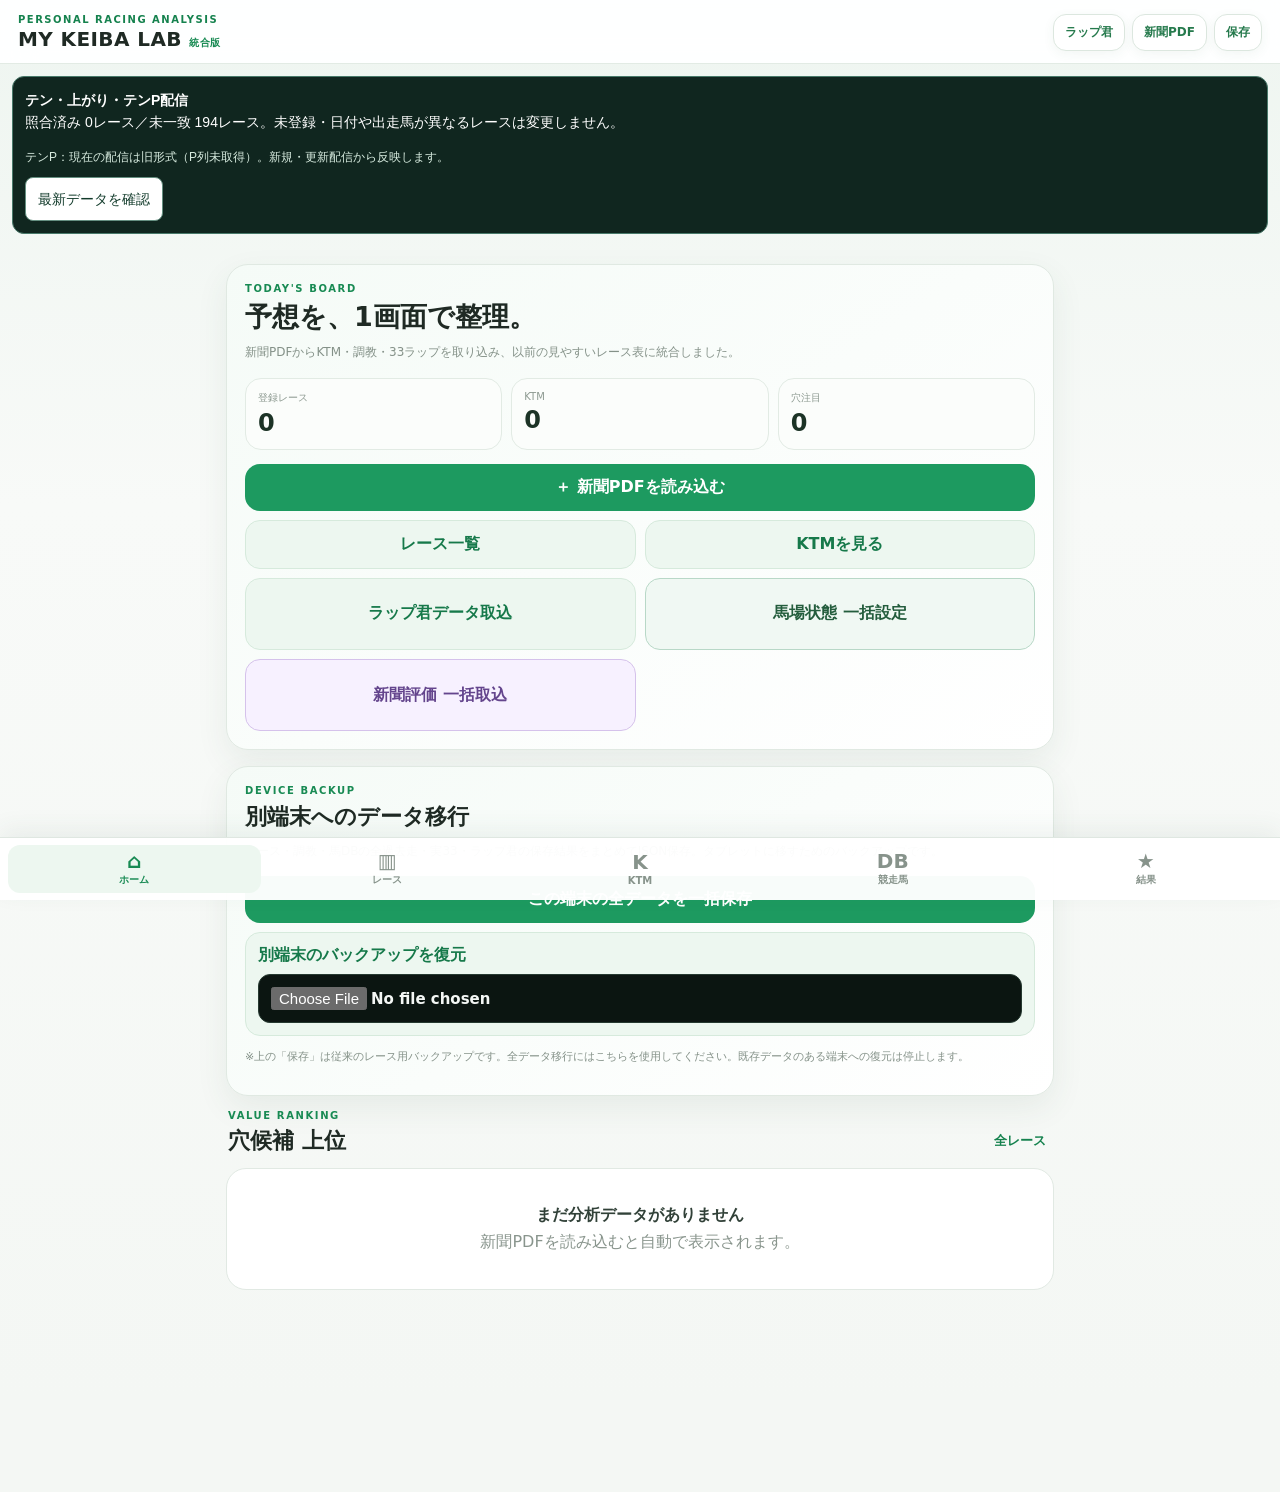
<file: index.html>
<!doctype html>
<html lang="ja">
<head>
  <meta charset="utf-8" />
  <meta name="viewport" content="width=device-width, initial-scale=1, viewport-fit=cover" />
  <meta name="theme-color" content="#0b1612" />
  <link rel="icon" type="image/png" href="./icons/icon-192.png" />
  <meta name="description" content="KTM・33ラップ・調教採点・人気から穴候補を整理する自分専用競馬分析ツール" />
  <link rel="manifest" href="manifest.webmanifest" />
  <link rel="stylesheet" href="styles.css" />
  <link rel="stylesheet" href="integrated-v4.css?v=20261024-mobile-header-v65" />
  <link rel="stylesheet" href="lapkun-v5.css" />
  <link rel="stylesheet" href="lapkun-v6.css" />
  <link rel="stylesheet" href="editorial-v8.css" />
  <title>MY KEIBA LAB</title>
</head>
<body>
  <header class="app-header">
    <div>
      <p class="eyebrow">PERSONAL RACING ANALYSIS</p>
      <h1>MY KEIBA LAB</h1>
    </div>
    <button id="exportBtn" class="icon-btn" aria-label="データを書き出す">保存</button>
  </header>

  <main class="app-shell">
    <section class="hero-card">
      <div>
        <span class="pill">第3版</span>
        <h2>新聞PDFを、そのまま分析へ。</h2>
        <p>プレミアム版PDFから開催場・R・馬名・予想オッズ・調教印・調教採点・前走比・馬キャラ・B着用をまとめて取り込みます。</p>
      </div>
      <div class="hero-actions">
        <button id="newRaceBtn" class="primary-btn">＋ レース追加</button>
        <label class="secondary-btn file-label">新聞 / PDF<input id="sourceInput" type="file" accept=".pdf,.txt,.csv,text/plain,text/csv,application/pdf" hidden /></label>
        <label class="secondary-btn file-label">バックアップ読込<input id="importInput" type="file" accept="application/json" hidden /></label>
      </div>
    </section>

    <div id="importStatus" class="import-status" hidden></div>

    <section aria-labelledby="transfer-title" style="border:1px solid #b9d9c8;background:#f3faf5;border-radius:16px;padding:15px;margin:14px 0 16px">
      <h2 id="transfer-title" style="margin:0 0 7px;font-size:17px;color:#205940">別端末への一括バックアップ・復元</h2>
      <p style="margin:0 0 12px;font-size:12px;line-height:1.7;color:#526c5d">レース・予想・ラップ君の保存結果・DB33評価・馬DBの全過去走を、1つのJSONにまとめて保存します。指数新聞PDFの原本は含みません。</p>
      <div style="display:grid;grid-template-columns:repeat(auto-fit,minmax(190px,1fr));gap:9px">
        <button id="transfer-export" type="button" class="primary-btn" style="min-height:48px">この端末の全データを一括保存</button>
        <label id="transfer-import-label" class="secondary-btn file-label" style="min-height:48px;display:flex;align-items:center;justify-content:center;text-align:center">別端末のバックアップを復元<input id="transfer-import" type="file" accept=".json,application/json" hidden /></label>
      </div>
      <p id="transfer-status" role="status" aria-live="polite" style="font-size:12px;color:#265b42;line-height:1.7;white-space:pre-wrap;overflow-wrap:anywhere">バックアップはこの端末に保存します。データはサーバーへ送信されません。復元先に既存データがある場合は上書きせず停止します。</p>
      <p style="margin:0;font-size:11px;color:#697f70;line-height:1.7">※秘密アクセスキーは書き出し対象外。スマホとタブレットは自動同期しません。新しい端末では先にこの一括バックアップを復元してください。</p>
    </section>

    <section class="summary-grid" aria-label="集計">
      <article class="summary-card"><span>登録レース</span><strong id="raceCount">0</strong></article>
      <article class="summary-card"><span>KTM</span><strong id="ktmCount">0</strong></article>
      <article class="summary-card"><span>穴注目</span><strong id="valueCount">0</strong></article>
    </section>

    <section class="analysis-card">
      <div class="section-head compact">
        <div>
          <p class="eyebrow">VALUE RANKING</p>
          <h2>穴候補ランキング</h2>
        </div>
        <span class="score-note">簡易スコア</span>
      </div>
      <div id="rankList" class="rank-list"></div>
      <p class="analysis-help">KTM・33ラップ評価・馬キャラとの33ラップ一致・調教採点順位・人気・オッズ・変身材料を加点。B表記だけでは初ブリンカー扱いにしません。</p>
    </section>

    <section class="section-head">
      <div>
        <p class="eyebrow">RACE BOARD</p>
        <h2>レース一覧</h2>
      </div>
      <button id="demoBtn" class="text-btn">サンプルを見る</button>
    </section>

    <section id="raceList" class="race-list" aria-live="polite"></section>

    <section id="emptyState" class="empty-state">
      <div class="empty-icon">◎</div>
      <h3>まだレースがありません</h3>
      <p>「新聞 / PDF」からプレミアム版を選ぶと、対象レースを一括で取り込めます。</p>
      <button class="primary-btn" data-action="new-race">最初のレースを作る</button>
    </section>
  </main>

  <nav class="bottom-nav" aria-label="メインナビゲーション">
    <button class="nav-item active" data-filter="all"><span>一覧</span></button>
    <button class="nav-item" data-filter="ktm"><span>KTM</span></button>
    <button class="nav-item" data-filter="value"><span>穴注目</span></button>
  </nav>

  <dialog id="raceDialog" class="sheet-dialog">
    <form id="raceForm" method="dialog" class="sheet">
      <div class="sheet-handle"></div>
      <div class="sheet-title-row">
        <div><p class="eyebrow">RACE DATA</p><h2 id="dialogTitle">レース登録</h2></div>
        <button type="button" class="icon-btn" data-close>閉じる</button>
      </div>

      <input id="raceId" type="hidden" />

      <div class="form-grid two">
        <label>開催場<input id="track" required placeholder="例：中山" /></label>
        <label>R<select id="raceNo"><option>1</option><option>2</option><option>3</option><option>4</option><option>5</option><option>6</option><option>7</option><option>8</option><option>9</option><option>10</option><option selected>11</option><option>12</option></select></label>
      </div>

      <label>レース名<input id="raceName" required placeholder="例：チャレンジC" /></label>

      <div class="form-grid two">
        <label>天気<select id="weather"><option>未設定</option><option>晴</option><option>曇</option><option>小雨</option><option>雨</option><option>雪</option></select></label>
        <label>馬場<select id="going"><option>未設定</option><option>良</option><option>稍重</option><option>重</option><option>不良</option></select></label>
      </div>

      <label>展開・馬場メモ<textarea id="paceMemo" rows="2" placeholder="例：先行多め。雨で差し有利になりそう"></textarea></label>

      <div class="horses-head">
        <div><p class="eyebrow">HORSES</p><h3>出走馬データ</h3></div>
        <button id="addHorseBtn" type="button" class="secondary-btn small">＋ 馬追加</button>
      </div>

      <div id="horseEditor" class="horse-editor"></div>

      <div class="sheet-actions">
        <button type="button" class="danger-btn" id="deleteRaceBtn" hidden>削除</button>
        <button type="submit" class="primary-btn grow">保存する</button>
      </div>
    </form>
  </dialog>

  <template id="horseFormTemplate">
    <article class="horse-form-card">
      <div class="horse-form-top">
        <strong>馬データ</strong>
        <button type="button" class="remove-horse text-btn">削除</button>
      </div>

      <div class="form-grid two">
        <label>馬名<input class="h-name" placeholder="馬名" /></label>
        <label>人気<input class="h-pop" type="number" min="1" placeholder="例：8" /></label>
      </div>

      <div class="form-grid three">
        <label>調教印<select class="h-mark"><option value="">—</option><option>◎</option><option>○</option><option>▲</option><option>☆</option><option>△</option><option>×</option></select></label>
        <label>調教採点<input class="h-training" type="number" step="0.1" placeholder="例：59.0" /></label>
        <label>前走比<input class="h-diff" type="number" step="1" placeholder="+6" /></label>
      </div>

      <div class="form-grid three">
        <label>33ラップ評価<select class="h-lap"><option value="">—</option><option>S</option><option>A</option><option>B</option><option>C</option></select></label>
        <label>オッズ<input class="h-odds" type="number" min="1" step="0.1" placeholder="例：18.4" /></label>
        <label>脚質<select class="h-style"><option value="">—</option><option>逃げ</option><option>先行</option><option>差し</option><option>追込</option></select></label>
      </div>

      <div class="flag-grid">
        <label class="check-label"><input class="h-first-blinker" type="checkbox" />初Bを確認済み</label>
        <label class="check-label"><input class="h-trouble" type="checkbox" />前走不利あり</label>
      </div>

      <label>メモ<textarea class="h-note" rows="2" placeholder="好走条件、前走不利、装具、距離・コース適性など"></textarea></label>
    </article>
  </template>

  <script src="app.js" defer></script>
  <script src="data-model-v16.js" defer></script>
  <script src="premium-v3.js?v=20261004-1638" defer></script>
  <script src="premium-v3-fix.js" defer></script>
  <script src="integrated-v4.js?v=20261117-tabletdebug3" defer></script>
  <script src="lapkun-v5.js" defer></script>
  <script src="lapkun-v6.js?v=20261016-unified-consult-v62" defer></script>
  <script src="lapkun-v7-fix.js" defer></script>
  <script src="editorial-v8.js" defer></script>
  <script src="quality-v9.js" defer></script>
  <script src="quality-v10.js" defer></script>
  <script src="hole-manual-v11.js" defer></script>
  <script src="odds-v12.js" defer></script>
  <script src="odds-live-v49.js?v=20261010-mobile-grid-1" defer></script>
  <script src="shota-v13-fix.js" defer></script>
  <script src="stability-v15.js" defer></script>
  <script src="editorial-import-v14.js" defer></script>
  <script src="editorial-ui-v14-fix.js" defer></script>
  <script src="lapkun-consult-v46.js?v=20261004-1841" defer></script>
  <script src="lapkun-roundtrip-v61.js?v=20261121-consult-full" defer></script>
  <script src="smartrc-sync-core-v1.js" defer></script>
  <script src="smartrc-sync-v1.js?v=20261121-tenpauto" defer></script>
  <script src="ten-pattern-core-v69.js?v=20261121" defer></script>
  <script src="ten-pattern-persist-v70.js?v=20261121-restore" defer></script>
  <script src="ten-pattern-sim-v69.js?v=20261121-consult-full" defer></script>
  <script src="race-review-v71.js?v=20261121-prefinal" defer></script>
  <script src="device-transfer-v1.js?v=20261118-metaempty6" defer></script>
</body>
</html>
</file>
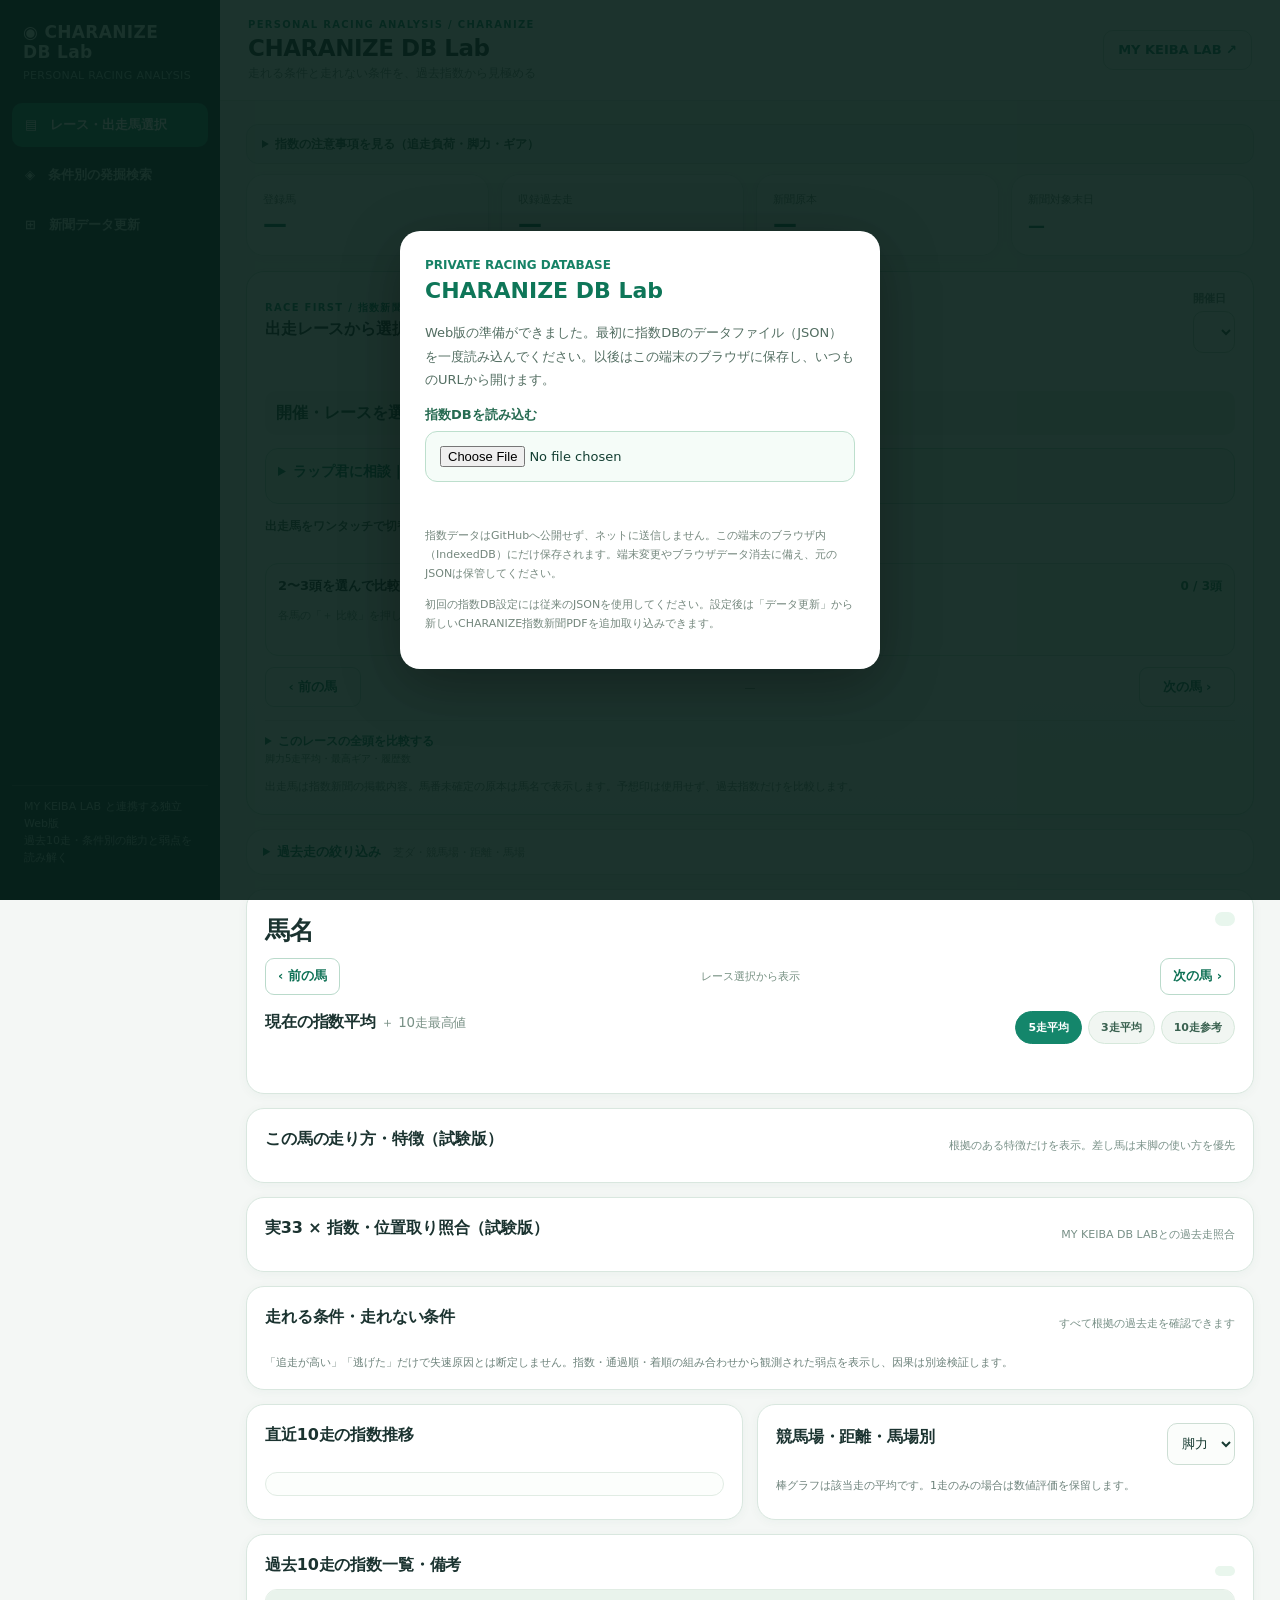
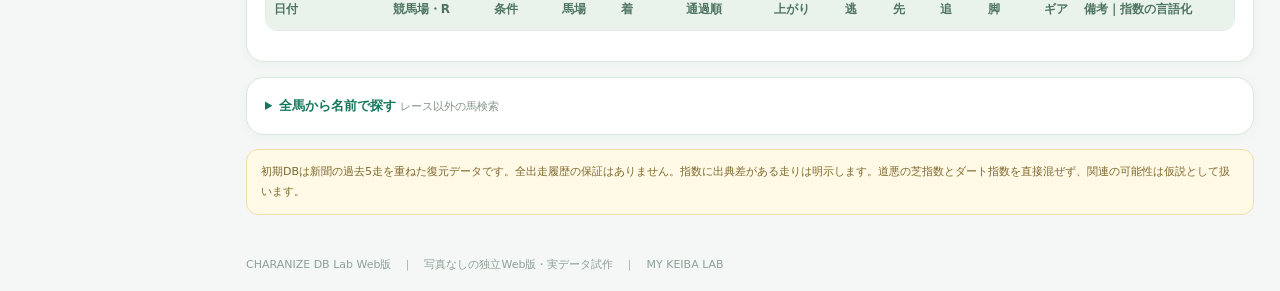
<file: charanize-db/index.html>
<!doctype html><html lang="ja"><head><meta charset="utf-8"/><meta name="viewport" content="width=device-width,initial-scale=1"/><meta name="theme-color" content="#103b31"/><title>CHARANIZE DB Lab｜レース選択・指数10走・道悪相対評価</title><style>*{box-sizing:border-box}html{scroll-behavior:smooth}body{margin:0;color:#1b3330;background:#f4f7f5;font-family:system-ui,-apple-system,"Noto Sans JP","Hiragino Kaku Gothic ProN",sans-serif;font-size:13px;line-height:1.55}button,input,select{font:inherit}button{cursor:pointer}button:focus-visible,input:focus-visible,select:focus-visible{outline:3px solid #67bda1;outline-offset:2px}a{color:#0a7963}.layout{display:flex;min-height:100vh}.rail{width:220px;background:#102b30;color:#e4f0eb;flex:none;padding:22px 12px;position:sticky;top:0;height:100vh;display:flex;flex-direction:column}.rail .brand{font-size:17px;font-weight:850;line-height:1.2;letter-spacing:.02em;padding:0 11px 18px}.brand small{font-size:11px;color:#95bcb4;font-weight:500;display:block;margin-top:6px}.navbtn{display:block;width:100%;border:0;background:transparent;text-align:left;color:#bad0c9;border-radius:10px;padding:12px 13px;font-weight:650;margin:3px 0}.navbtn.active{background:#158263;color:#fff}.rail-note{margin-top:auto;font-size:11px;padding:12px;color:#a5c2b8;border-top:1px solid #37504d}.workspace{flex:1;min-width:0}.topbar{background:white;border-bottom:1px solid #dbe7e1;padding:17px 28px;display:flex;gap:14px;align-items:center;justify-content:space-between;flex-wrap:wrap}.eyebrow{font-size:10px;font-weight:800;letter-spacing:.13em;color:#108267}.topbar h1{margin:2px 0;font-size:23px;line-height:1.2;letter-spacing:-.02em}.topbar .sub{font-size:12px;color:#798b84}.go-home{border:1px solid #cce2d8;padding:9px 14px;border-radius:10px;text-decoration:none;font-weight:700;white-space:nowrap}.main{padding:23px 26px;max-width:1420px;margin:0 auto}.stats{display:grid;grid-template-columns:repeat(4,minmax(0,1fr));gap:12px;margin-bottom:15px}.stat,.panel{background:#fff;border:1px solid #d9e7df;box-shadow:0 2px 11px #0d553b0b;border-radius:18px}.stat{padding:14px 16px}.stat small{color:#6c8278;font-weight:550}.stat b{font-size:24px;color:#0a7256;display:block;line-height:1.3;font-variant-numeric:tabular-nums}.panel{padding:18px;margin-bottom:14px}.section-title{font-size:16px;font-weight:850;letter-spacing:-.01em;margin:0 0 12px}.section-head{display:flex;align-items:center;justify-content:space-between;gap:8px;flex-wrap:wrap}.hint{font-size:11px;color:#789087}.search-grid{display:grid;grid-template-columns:minmax(180px,2fr) repeat(4,minmax(100px,1fr));gap:9px}.field label{font-size:11px;color:#668176;font-weight:700;display:block;margin:0 0 5px}.field input,.field select{display:block;width:100%;height:42px;border:1px solid #cdded4;background:#fbfdfb;border-radius:10px;padding:8px 10px;color:#173b32;min-width:0}.help-line{font-size:11px;color:#6e837c;margin:12px 0 0}.card-grid{display:grid;grid-template-columns:1fr 1fr;gap:14px}.hero{padding:4px 0 8px;display:flex;align-items:start;justify-content:space-between;gap:10px}.hero h2{margin:0;font-size:25px;letter-spacing:-.03em}.hero .info{color:#758880;font-size:12px}.hero .mark{background:#e8f6ed;color:#128362;border-radius:10px;padding:7px 10px;font-size:12px;font-weight:750}.seg{display:flex;gap:6px;flex-wrap:wrap}.seg button,.chip{background:#f1f6f2;color:#3a6150;border:1px solid #d6e8db;border-radius:999px;padding:7px 12px;font-size:11px;font-weight:700}.seg button.on{color:#fff;background:#14866b;border-color:#14866b}.metrics{display:grid;grid-template-columns:repeat(5,minmax(0,1fr));gap:7px;margin:12px 0}.metric{background:#f3f8f5;border-radius:13px;text-align:center;padding:10px 4px}.metric span{display:block;font-weight:700;color:#6f8577}.metric b{display:block;font-size:22px;color:#0a795a;font-variant-numeric:tabular-nums;margin:3px 0}.metric small{display:block;color:#6f8577;font-size:10px}.smallcaps{font-size:11px;font-weight:800;letter-spacing:.07em;color:#608575}.legend{display:flex;flex-wrap:wrap;gap:7px}.legend b{font-size:11px;padding:4px 7px;background:#f0f5f2;border-radius:6px;font-weight:650}.diagnosis{display:grid;grid-template-columns:1fr 1fr;gap:11px}.diagblock{border:1px solid #e1eae6;border-radius:13px;padding:12px;background:#fbfdfb}.diagblock strong{display:block;margin-bottom:8px}.tagrow{display:flex;flex-wrap:wrap;gap:7px}.tagitem{padding:7px 9px;border-radius:9px;display:inline-flex;align-items:center;gap:6px;font-size:11px;border:1px solid transparent}.tagitem.pos{background:#eaf8f0;color:#0f7654;border-color:#d4eddd}.tagitem.neg{background:#fff0ed;color:#ae5144;border-color:#f4d9d2}.tagitem.neutral{background:#edf4fb;color:#486a81;border-color:#dfe9f2}.tagitem .small{opacity:.8;font-size:10px}.evidence{font-size:11px;color:#667d73;margin-top:9px}.evidence ul{margin:4px 0;padding-left:17px}.evidence li{margin:3px 0}.index-selector{margin-top:10px}.chartcard{background:#fcfefc;border:1px solid #e1ece4;border-radius:12px;padding:11px}.chartcard svg{width:100%;height:auto;display:block}.chartlegend{display:flex;gap:11px;flex-wrap:wrap;font-size:11px;color:#5b7468;margin-top:5px}.chartlegend span::before{content:'';display:inline-block;width:9px;height:9px;border-radius:50%;background:var(--c);margin-right:5px}.factorlist{display:grid;gap:7px}.factor{display:grid;grid-template-columns:74px 1fr 48px;align-items:center;gap:7px;font-size:11px}.bartrack{background:#eaf1eb;height:10px;overflow:hidden;border-radius:10px}.bartrack i{display:block;background:#31a17a;height:100%;border-radius:10px}.factor small{display:block;color:#889a8e}.table-scroll{overflow:auto;border:1px solid #e1ede4;border-radius:12px}table{border-collapse:collapse;min-width:1020px;width:100%;font-size:12px}thead{background:#e9f3ec}th,td{padding:10px 8px;border-bottom:1px solid #edf1ee;text-align:right;white-space:nowrap}th:first-child,td:first-child{text-align:left}th{color:#4f7560}tr:hover td{background:#fafdfb}.num{font-variant-numeric:tabular-nums}.hi{color:#0d875d;font-weight:800;background:#eefbf0}.low{color:#b35352;font-weight:700}.notes-cell{text-align:left;white-space:normal;min-width:175px;max-width:310px}.mini{display:inline-block;font-size:10px;padding:2px 5px;background:#ecf6ef;color:#258368;margin:2px;border-radius:5px}.mini.neg{background:#fff0ec;color:#a95448}.mini.warn{background:#fff3ce;color:#9b7414}.linkbtn{border:0;background:transparent;color:#0b7560;font-weight:750;text-decoration:underline;text-underline-offset:3px;padding:4px 2px}.notice{padding:12px 14px;background:#fff9e5;border:1px solid #f0dfac;color:#7d682e;border-radius:12px;font-size:11px;line-height:1.8}.modaldialog{max-width:580px;border:0;border-radius:18px;padding:0;width:calc(100% - 32px);box-shadow:0 20px 80px #00261e44}.modaldialog::backdrop{background:#14261daa}.modalbody{padding:20px}.modalbody h3{margin:0 0 10px}.close{background:#edf5ef;border:1px solid #d3e4d8;border-radius:9px;padding:7px 10px;float:right}.cardlist{display:grid;grid-template-columns:repeat(2,minmax(0,1fr));gap:10px}.candidate{border:1px solid #dce9df;border-radius:13px;padding:12px;background:#fcfefc;text-align:left;color:inherit;width:100%;display:block}.candidate strong{font-size:14px;display:block;color:#164b39}.candidate:hover{border-color:#38ab7f}.candidate .micro{font-size:11px;color:#768b81}.candidate .reason{font-size:11px;margin:7px 0;color:#276e52}.countpill{padding:5px 10px;font-size:11px;background:#e9f6ed;border-radius:999px;color:#1b8467;font-weight:750}.switchrow{display:flex;gap:10px;align-items:center;flex-wrap:wrap}.switchrow select{min-width:160px;padding:9px;border:1px solid #d9e7dd;border-radius:9px;background:#fff}.upload-panel{border:2px dashed #c7ded1;border-radius:14px;background:#fbfdfb;padding:20px}.upload-panel input[type=file]{max-width:100%}.btn-primary{background:#128362;border:none;border-radius:9px;color:white;font-weight:700;padding:10px 16px}.btn-outline{background:white;border:1px solid #badacb;border-radius:9px;color:#0e7155;font-weight:700;padding:9px 14px}.hidden{display:none!important}.footer{padding:18px 26px;color:#8da198;font-size:11px}.source-code{font-size:10px;color:#6d8574}details{font-size:11px}details summary{cursor:pointer;color:#10745a;font-weight:700}.flex{display:flex;align-items:center;gap:8px;flex-wrap:wrap}.up{color:#0c9c69}.down{color:#b85d4c}.muted{color:#788a80}hr{border:0;border-top:1px solid #e2eae5;margin:13px 0}.mobilebar{display:none} .tabview{display:none}.tabview.active{display:block} @media(max-width:1050px){.rail{width:170px}.main{padding:18px 16px}.search-grid{grid-template-columns:repeat(3,1fr)}.search-grid .find{grid-column:1/-1}.card-grid{grid-template-columns:1fr 1fr}}@media(max-width:740px){.layout{display:block}.rail{display:none}.mobilebar{display:flex;gap:8px;overflow-x:auto;background:#123731;padding:8px 12px;position:sticky;top:0;z-index:9}.mobilebar button{white-space:nowrap;border:0;padding:8px 12px;background:#254d42;color:#e5f5ef;border-radius:9px}.mobilebar button.active{background:#12936a;color:white}.topbar{padding:15px 14px;gap:8px}.topbar h1{font-size:21px}.main{padding:13px 11px}.stats{gap:6px;grid-template-columns:repeat(2,minmax(0,1fr))}.stat{padding:12px}.stat b{font-size:20px}.panel{padding:12px;border-radius:14px}.search-grid{grid-template-columns:repeat(2,1fr)}.search-grid .find{grid-column:1/-1}.field input,.field select{height:40px}.card-grid,.diagnosis,.cardlist{grid-template-columns:1fr}.metric b{font-size:15px}.metric{padding:9px 2px}.metric span{font-size:11px}.metric small{font-size:9px}.hero h2{font-size:23px}.topbar .go-home{font-size:11px;padding:7px 10px}.factor{grid-template-columns:73px 1fr 52px}}

/* v0.4 race-first layout */
.ch-help{padding:10px 15px;margin-bottom:10px;background:#eaf5ee;border:1px solid #cbded5;border-radius:12px}.ch-help>summary{color:#285d4b;font-size:12px;font-weight:750;cursor:pointer}.ch-help .help-body{margin-top:12px;line-height:1.8;color:#49675a;font-size:12px}

.race-panel{border:1px solid #b9dbc9;background:linear-gradient(180deg,#fff 65%,#f5fbf7 100%)}
.race-top{display:flex;align-items:center;justify-content:space-between;flex-wrap:wrap;gap:12px}
.date-label{font-size:11px;color:#658276;font-weight:750}.date-label select{display:block;margin-top:4px;padding:8px 10px;min-height:42px;background:#fff;border:1px solid #bfd8c7;border-radius:10px;font-size:15px;color:#205344;font-weight:700}
.race-venue{display:flex;gap:8px;flex-wrap:wrap;margin-top:14px;margin-bottom:13px}.race-venue button{border:1px solid #bbdbc7;padding:8px 22px;border-radius:12px;background:#f0f8f2;color:#235b46;font-weight:800}.race-venue button.active{background:#107557;color:#fff;border-color:#107557}
.race-scroll{display:flex;overflow-x:auto;gap:7px;padding:0 0 11px;scrollbar-width:thin}.race-scroll button{border:1px solid #d5e5db;border-radius:10px;padding:8px 11px;flex:0 0 auto;white-space:nowrap;background:white;color:#466358;font-size:12px;font-weight:650}.race-scroll button.active{background:#dbf1e3;color:#096745;border-color:#1b9973}
.race-identity{display:flex;gap:8px;align-items:center;justify-content:space-between;flex-wrap:wrap;padding:10px 11px;background:#ebf5ee;border-radius:10px;margin:0 0 13px}.race-identity strong{font-size:16px;color:#174f3d}.race-identity span{font-size:11px;color:#638477}
.row-label{display:flex;justify-content:space-between;gap:8px;font-size:12px;color:#3c6553;margin:6px 0}.row-label span{color:#779183}
.horse-switcher{display:grid;grid-template-columns:repeat(auto-fit,minmax(160px,1fr));gap:8px;max-height:225px;overflow:auto;padding:2px 1px 6px}
.horse-switcher button{text-align:left;background:white;border:1px solid #d9e6dd;border-radius:12px;padding:8px 10px;color:#204b39;min-height:48px}.horse-switcher button.active{border:2px solid #0d8c68;background:#e4f7eb;padding:7px 9px}.horse-switcher button:hover{border-color:#0d9874}
.horse-switcher .hn{font-size:12px;font-weight:800;line-height:1.4;display:block}.horse-switcher .horse-n{display:inline-flex;align-items:center;justify-content:center;min-width:22px;height:22px;background:#e9eee9;color:#4b7561;border-radius:7px;margin-right:5px;font-weight:850}.horse-switcher button.active .horse-n{background:#0b8260;color:white}.horse-switcher .horse-hint{font-size:10px;color:#7b9082;display:block;margin-left:28px;margin-top:3px}
.hero-race-nav{display:flex;justify-content:space-between;align-items:center;gap:7px;margin-bottom:15px}.hero-race-nav span{font-size:11px;color:#779183;text-align:center}.hero-race-nav button{white-space:nowrap;padding:7px 12px} .race-actions{display:flex;justify-content:space-between;align-items:center;gap:8px;margin-top:11px}.race-actions button{min-width:96px;white-space:nowrap}.race-actions span{font-size:11px;color:#779183}
.race-comparison{margin-top:13px;border-top:1px solid #e1eae4;padding-top:11px}.race-comparison>summary{font-size:12px;font-weight:800;color:#16795f;cursor:pointer}.race-comparison>summary small{font-weight:400;color:#678a79;display:block}
.comparison-grid{display:grid;grid-template-columns:repeat(auto-fill,minmax(220px,1fr));gap:7px;margin-top:10px}.comparison-grid button{border:1px solid #d7e9de;border-radius:12px;padding:10px;text-align:left;background:#fff;color:#315644}.comparison-grid button.current{border:2px solid #0f8e66}.comparison-grid .cmp-title{font-weight:800;display:block}.comparison-grid .cmp-data{font-size:11px;color:#587967;margin-top:5px;display:block}.comparison-grid .cmp-warning{font-size:10px;color:#a65d4c;margin-top:4px;display:block}
.advanced-filters{padding:12px 16px}.advanced-filters>summary,.name-search>details>summary{font-size:13px;color:#15765d;font-weight:800;cursor:pointer}.advanced-filters>summary span{font-size:11px;color:#84998d;font-weight:400;margin-left:8px}.advanced-filters .search-grid{margin-top:13px;grid-template-columns:repeat(4,minmax(0,1fr))}
.name-search{margin-top:15px}.name-search>details>summary small{font-size:11px;color:#829489;font-weight:500}.search-row{max-width:570px;margin-top:16px}.name-search .field.find>label{font-size:12px}.name-search .field.find input{min-width:0}
#tab-horse .race-panel{display:block}
@media(max-width:740px){.stats{display:none}.race-top .section-title{font-size:16px}.race-venue button{flex:1;min-width:74px;padding:9px 11px}.horse-switcher{grid-template-columns:repeat(2,minmax(0,1fr));max-height:260px}.horse-switcher button{min-height:62px}.horse-switcher .hn{font-size:11px}.horse-switcher .horse-n{min-width:20px;height:20px;margin-right:2px}.horse-switcher .horse-hint{margin-left:0}.race-panel{padding:13px}.race-scroll button{padding:10px}.advanced-filters .search-grid{grid-template-columns:repeat(2,minmax(0,1fr))}.race-comparison>summary{min-height:35px}.topbar{padding:12px 15px}.topbar h1{font-size:21px}}
@media(max-width:400px){.horse-switcher{grid-template-columns:1fr 1fr;gap:6px}.horse-switcher .hn{font-size:10px}.advanced-filters .search-grid{grid-template-columns:1fr 1fr}}

/* v0.5: multi-horse comparison, single source-difference disclosure */
.horse-switcher .horse-choice{min-width:0;display:flex;flex-direction:column;border:1px solid #d9e6dd;background:#fff;border-radius:12px;overflow:hidden}
.horse-switcher .horse-choice>button[data-horse]{border:0;border-radius:0;min-height:48px;flex:1}
.horse-switcher .horse-choice>button[data-horse].active{border:0;border-left:4px solid #0d8c68;background:#e4f7eb;padding-left:6px}
.horse-switcher .horse-choice .add-compare{font-size:11px;text-align:center;min-height:31px;border:0;border-top:1px solid #e0ebe2;border-radius:0;background:#f7fbf8;color:#177456;padding:5px 8px;font-weight:800}
.horse-switcher .horse-choice .add-compare.selected{background:#cdeedc;color:#075b40}
.horse-switcher .horse-choice .add-compare:disabled{color:#909b95;background:#f5f5f5;cursor:default}
.picked-compare{border:1px solid #c5e1d3;background:#f6fcf8;border-radius:13px;padding:12px;margin-top:13px}
.picked-title{display:flex;align-items:center;justify-content:space-between;gap:10px;font-size:13px}
.picked-title span{color:#177653;font-weight:750;font-size:12px}
.picked-summary{display:flex;gap:7px;flex-wrap:wrap;margin:8px 0}
.picked-summary .pick-tag{border:1px solid #bcdcca;border-radius:99px;padding:5px 10px;background:#e4f4e8;color:#195a45;font-size:11px;font-weight:800}
.picked-grid{overflow-x:auto;border:1px solid #d9e9df;border-radius:12px;background:#fff;margin-top:7px}
.picked-grid table{width:100%;min-width:510px;font-size:12px}
.picked-grid thead th{text-align:center;background:#e7f4e9}
.picked-grid th:first-child,.picked-grid td:first-child{text-align:left;position:sticky;left:0;background:#f6fbf7;min-width:90px;font-weight:750;z-index:1}
.picked-grid td{text-align:center;font-variant-numeric:tabular-nums}
.picked-note{font-size:10px;color:#617c6f;margin-top:8px}
.single-source-warning{margin-top:5px}.single-source-warning summary{display:inline-block;background:#fff3ce;color:#946c13;border:1px solid #f1e1a5;border-radius:7px;padding:4px 7px;font-weight:700}
@media(max-width:740px){.picked-compare{padding:9px}.picked-grid table{min-width:435px}}
.discover-target{border:1px solid #d3e8d9;border-radius:18px;background:#f2faf4;padding:12px 14px;margin:14px 0}.discover-filters{display:grid;grid-template-columns:1.6fr 1fr 1fr;gap:9px}.discover-filters label{font-size:12px;font-weight:750;color:#456d59}.discover-filters select{display:block;width:100%;margin-top:4px;border:1px solid #c3d8c7;border-radius:10px;background:#fff;color:#174534;padding:10px 7px;font-size:13px}.discover-target .help-line{margin:8px 0 1px}.discover-target #discover-target-summary{font-weight:750;color:#146346}@media(max-width:650px){.discover-filters{grid-template-columns:1fr 1fr}.discover-filters label:first-child{grid-column:1/-1}.discover-filters select{font-size:12px}}/* v0.6 observed character comparison; collapses detailed evidence on mobile. */
.chara-observe-scope{font-size:12px;color:#406c5b;background:#eaf5ed;border-radius:10px;padding:10px 12px;margin-bottom:10px;font-weight:750}
.chara-observe-grid{display:grid;grid-template-columns:repeat(2,minmax(0,1fr));gap:10px}
.chara-observe-card{border:1px solid #dae9df;border-radius:12px;padding:12px;background:#fbfdfb}
.chara-observe-card b{font-size:13px;color:#22654d;display:block;margin-bottom:7px}
.chara-observe-card p{font-size:12px;color:#37534b;margin:0;line-height:1.8}
.chara-evidence{margin-top:11px;padding:9px 11px;border:1px solid #d6e7dc;border-radius:10px}
.chara-evidence summary{font-weight:750;color:#14765b;cursor:pointer;font-size:12px}
.chara-evidence li{font-size:12px;line-height:1.8;margin:5px 0;overflow-wrap:anywhere}
@media(max-width:740px){.chara-observe-grid{grid-template-columns:1fr}.chara-observe-card{padding:11px}.chara-observe-card p{font-size:12px}}
.lap-story-summary{color:#28493f;font-size:12px;line-height:1.85;border:1px solid #d9e9df;background:#f7fbf8;border-radius:12px;padding:12px;margin:0 0 12px}#lap-study-panel .table-scroll{margin-top:10px}#lap-study-panel table{min-width:640px}
/* Horse character summary: one readable overview, optional details. */
.horse-character-summary{border:1px solid #cfe4d7;border-radius:16px;background:#f5fbf7;padding:17px 18px;margin-bottom:10px}
.horse-character-type{display:inline-block;background:#dcefe4;color:#146d51;border-radius:999px;padding:7px 12px;font-size:15px;font-weight:800;margin-bottom:9px}
.horse-character-description{font-size:15px;line-height:1.85;font-weight:600;color:#22483c;margin:5px 0 9px;overflow-wrap:anywhere}
.horse-character-lap{display:inline-block;background:#fff;border:1px solid #d8eadf;border-radius:10px;padding:7px 10px;color:#17614b;font-size:13px;font-weight:750;margin:3px 0 7px}
.horse-character-caution{font-size:12px;color:#647a6c;line-height:1.6;margin:5px 0 0}
.horse-character-more{border:1px solid #dae8df;border-radius:12px;background:#fff;padding:12px 14px}
.horse-character-more>summary{font-size:13px;color:#167356;font-weight:800;cursor:pointer}
.chara-detail-row{padding:13px 0;border-bottom:1px solid #e1ece5}
.chara-detail-row b{display:block;color:#28604d;font-size:14px;margin-bottom:6px}
.chara-detail-row p{font-size:13px;line-height:1.8;color:#425c50;margin:0;overflow-wrap:anywhere}
@media(max-width:740px){.horse-character-summary{padding:14px}.horse-character-description{font-size:14px;line-height:1.8}.horse-character-type{font-size:14px}}

/* Exact-distance pace comparison is a compact evidence-led module. */
.front-pace-panel{border:1px solid #d6e5dc;background:#fff;border-radius:13px;padding:11px 13px;margin:10px 0}
.front-pace-title{font-size:13px;font-weight:800;color:#175e49;margin-bottom:7px}
.front-pace-row{display:grid;grid-template-columns:minmax(90px,1.15fr) repeat(2,minmax(75px,1fr));gap:5px;align-items:center;padding:9px 0;border-bottom:1px solid #ebf1ed;font-size:12px;color:#315346}
.front-pace-row strong{font-size:12px;color:#216950}
.front-pace-row span{white-space:nowrap;text-align:right;font-variant-numeric:tabular-nums}
.front-pace-explain{font-size:12px;line-height:1.8;color:#355449;margin:10px 0 6px}
.front-pace-note{font-size:11px;line-height:1.7;color:#687a70;margin:0}
@media(max-width:410px){.front-pace-row{grid-template-columns:minmax(74px,1fr) repeat(2,minmax(69px,1fr));gap:3px;font-size:11px}.front-pace-row strong{font-size:11px}.front-pace-panel{padding:10px}}

/* Trial index-only pursuit-load resilience signal for middle-distance runners. */
.pursuit-leg-signal{border:1px solid #c9ddd9;border-radius:12px;background:#eef7f4;padding:12px 13px;margin:12px 0}
.pursuit-leg-title{font-weight:800;color:#12614f;font-size:14px;line-height:1.5;margin-bottom:7px}
.pursuit-leg-signal>p{font-size:12px;line-height:1.75;color:#355348;margin:5px 0}
.pursuit-leg-metrics{display:flex;gap:6px;flex-wrap:wrap;margin:10px 0}
.pursuit-leg-metrics span{display:inline-block;border:1px solid #d0e3dc;background:white;border-radius:7px;padding:6px 8px;font-weight:700;font-size:11px;font-variant-numeric:tabular-nums;color:#255343}
.pursuit-leg-signal details{border-top:1px solid #cfe2d9;padding-top:9px;font-size:12px;color:#365d4e}
.pursuit-leg-signal details summary{font-weight:750;cursor:pointer;color:#187055}
.pursuit-leg-signal details p{line-height:1.75;overflow-wrap:anywhere}
.pursuit-leg-signal .pursuit-leg-caveat{font-size:11px;color:#62786d}

.leg-dominant-panel{border:1px solid #d5e2d7;background:#f7faf4;border-radius:13px;padding:12px 13px;margin:12px 0;color:#315c43}
.leg-dominant-panel strong{font-size:14px;color:#1c6746}
.leg-dominant-panel p{font-size:12px;line-height:1.8;margin:8px 0}
.leg-dominant-panel small{font-size:11px;line-height:1.6;color:#63766a;display:block}

/* Deviations must never be conflated: field relative ability vs within-horse change. */
.dual-deviation{margin-top:17px}
.dual-dev-title{font-size:15px;font-weight:800;color:#1d5d48;margin:0 0 7px}
.dual-dev-grid{display:grid;grid-template-columns:repeat(2,minmax(0,1fr));gap:10px}
.dual-dev-card{border:1px solid #d7e7dd;border-radius:12px;background:#f8fbf9;padding:12px;min-width:0}
.dual-dev-card h4{margin:0 0 6px;font-size:13px;color:#1b634c}
.dual-dev-sub{font-size:11px;line-height:1.55;color:#627a6d;margin:0 0 9px}
.dual-dev-axes{display:grid;gap:4px}
.dual-dev-axis{display:grid;grid-template-columns:36px 42px 1fr;gap:5px;align-items:center;border-bottom:1px solid #e1ebe4;padding:5px 0;font-size:12px}
.dual-dev-axis strong{font-size:16px;color:#2f6353;font-variant-numeric:tabular-nums}
.dual-dev-axis strong.hot{color:#117d62}
.dual-dev-axis small{font-size:10px;color:#6b7d72;overflow-wrap:anywhere}
.dual-dev-help{font-size:11px;line-height:1.7;color:#6a7c70;margin:9px 0 0}
@media(max-width:480px){.dual-dev-grid{gap:7px}.dual-dev-card{padding:9px}.dual-dev-axis{grid-template-columns:25px 32px 1fr;gap:3px;font-size:10px}.dual-dev-axis strong{font-size:13px}.dual-dev-axis small{font-size:9px}}

/* CHARANIZE ↔ ラップ君 consultation, mobile-first and local-only */
.chara-consult{border:1px solid #b5dcc9;background:#f1faf4;border-radius:13px;padding:12px;margin:10px 0 13px}
.chara-consult>summary{font-size:14px;font-weight:850;color:#0b7656;min-height:30px;line-height:1.55}
.chara-consult p{color:#547768;font-size:11px;line-height:1.75;margin:9px 0}
.chara-consult-actions{display:flex;flex-wrap:wrap;gap:8px;margin:10px 0}
.chara-consult-actions label{font-size:11px;font-weight:750;color:#315e4b;flex:1 1 180px}
.chara-consult-actions select{display:block;width:100%;max-width:360px;padding:10px;border:1px solid #b7d8c7;border-radius:9px;background:#fff;color:#1c4d38;margin-top:5px;font-size:13px}
.chara-consult-actions button{flex:1 1 175px;min-height:43px}
.chara-consult-actions button:disabled{opacity:.6;cursor:wait}
.chara-consult-status{font-size:11px;color:#11694d;white-space:pre-wrap;overflow-wrap:anywhere}
.chara-consult-preview{margin-top:10px}
.chara-consult-preview summary{font-size:12px}
.chara-consult-preview textarea{width:100%;box-sizing:border-box;margin-top:8px;border:1px solid #cbded4;border-radius:9px;padding:10px;min-height:180px;background:white;color:#183d30;font-size:11px;line-height:1.5}
@media(max-width:740px){.chara-consult-actions{flex-direction:column}.chara-consult-actions button{flex:none;width:100%}}
</style></head><body><div class="layout"><aside class="rail"><div class="brand">◉ CHARANIZE<br> DB Lab <small>PERSONAL RACING ANALYSIS</small></div><button class="navbtn active" data-nav="horse">▤　レース・出走馬選択</button><button class="navbtn" data-nav="discover">◈　条件別の発掘検索</button><button class="navbtn" data-nav="update">⊞　新聞データ更新</button><div class="rail-note">MY KEIBA LAB と連携する独立Web版<br>過去10走・条件別の能力と弱点を読み解く</div></aside><div class="workspace"><nav class="mobilebar"><button data-nav="horse" class="active">レース選択</button><button data-nav="discover">条件検索</button><button data-nav="update">データ更新</button></nav><header class="topbar"><div><div class="eyebrow">PERSONAL RACING ANALYSIS / CHARANIZE</div><h1>CHARANIZE DB Lab</h1><div class="sub">走れる条件と走れない条件を、過去指数から見極める</div></div><a href="https://kyobashi0gg-droid.github.io/my-keiba-/" class="go-home" target="_blank" rel="noreferrer">MY KEIBA LAB ↗</a></header><main class="main"><details class="ch-help"><summary>指数の注意事項を見る（追走負荷・脚力・ギア）</summary><div class="help-body"><b>追走指数の見方：</b>過去走で経験した<b>追走負荷の水準</b>を示します。高値は高い負荷を受けて走った実績であり、<b>総合能力が高いという判定ではありません。</b>同じ走りの脚力・ギア・着順・位置取りを組み合わせ、負荷を受けても脚を使えたか確認します。追走指数が低いだけで能力不足とは判定しません。</div></details><div class="stats"><div class="stat"><small>登録馬</small><b id="stats-h">—</b></div><div class="stat"><small>収録過去走</small><b id="stats-r">—</b></div><div class="stat"><small>新聞原本</small><b id="stats-source">—</b></div><div class="stat"><small>新聞対象末日</small><b id="last-asof" style="font-size:17px;margin-top:6px">—</b></div></div>
<div id="tab-horse" class="tabview active"><section class="panel race-panel" id="race-panel">
<div class="race-top"><div><div class="eyebrow">RACE FIRST / 指数新聞連携</div><h2 class="section-title" style="margin:2px 0 0">出走レースから選択</h2></div><label class="date-label">開催日 <select id="race-date"></select></label></div>
<div class="race-venue" id="race-venues"></div>
<div class="race-scroll" id="race-numbers" aria-label="レース番号選択"></div>
<div class="race-identity"><strong id="race-title">開催・レースを選択</strong><span id="race-detail"></span></div>

<details class="chara-consult" id="chara-consult">
<summary>ラップ君に相談｜指数・2種類の偏差値・馬キャラ</summary>
<p>MY KEIBA LABと同じ操作で、選択レースの指数分析をChatGPTへ共有。出走馬内・馬自身の偏差値、馬キャラ、根拠となる過去走・実33照合をまとめます。指数データが自動送信されることはありません。</p>
<div class="chara-consult-actions">
 <label>相談する範囲<select id="chara-consult-scope"><option value="race" selected>選択レースの全頭</option><option value="horse">今選んでいる馬だけ</option></select></label>
 <button class="btn-primary" type="button" id="chara-consult-copy">今のChatで続ける（コピー）</button>
 <button class="btn-outline" type="button" id="chara-consult-share">新しいChatに共有</button>
</div>
<div class="chara-consult-status" id="chara-consult-status" role="status" aria-live="polite">レースを選択したらボタンを押してください。全頭の情報を生成します。</div>
<details class="chara-consult-preview" id="chara-consult-preview" hidden>
 <summary>相談文の全文を確認・手動コピー</summary>
 <textarea id="chara-consult-text" rows="10" readonly aria-label="ラップ君に渡すCHARANIZE分析データ"></textarea>
</details>
<p>「今のChat」は現在のChatGPT会話に貼り付けます。「新しいChatに共有」はAndroidの共有メニューを使い、既存の会話を自動指定しません。MY KEIBA LABからのDB33・調教・テン/上がり順位の資料は別途送ってください。</p>
</details>
<div class="race-horse-wrap"><div class="row-label"><strong>出走馬をワンタッチで切替</strong><span id="race-horse-count"></span></div><div class="horse-switcher" id="race-horses"></div></div>
<div class="picked-compare"><div class="picked-title"><strong>2〜3頭を選んで比較</strong><span id="pick-counter">0 / 3頭</span></div><p id="pick-help" class="hint">各馬の「＋ 比較」を押してください。選択馬の指数を横に並べられます。</p><div id="picked-summary" class="picked-summary"></div><div id="picked-comparison"></div></div>
<div class="race-actions"><button class="btn-outline" id="horse-previous">‹ 前の馬</button><span id="horse-position">—</span><button class="btn-outline" id="horse-next">次の馬 ›</button></div>
<details class="race-comparison"><summary>このレースの全頭を比較する <small>脚力5走平均・最高ギア・履歴数</small></summary><div id="race-compare"></div></details>
<p class="help-line">出走馬は指数新聞の掲載内容。馬番未確定の原本は馬名で表示します。予想印は使用せず、過去指数だけを比較します。</p>
</section><details class="panel advanced-filters"><summary>過去走の絞り込み <span>芝ダ・競馬場・距離・馬場</span></summary><div class="search-grid"><div class="field"><label for="surface">芝・ダート</label><select id="surface"><option value="all">両方（平均別）</option><option value="芝">芝</option><option value="ダ">ダート</option></select></div><div class="field"><label for="venue">競馬場</label><select id="venue"><option value="all">すべて</option></select></div><div class="field"><label for="dist">距離</label><select id="dist"><option value="all">すべて</option><option value="s">〜1400m</option><option value="m">1600m</option><option value="i">1800〜2200m</option><option value="l">2400m以上</option></select></div><div class="field"><label for="going">馬場状態</label><select id="going"><option value="all">すべて</option><option value="良">良</option><option value="稍">稍重</option><option value="重">重</option><option value="不">不良</option></select></div></div><p class="help-line">馬別分析と条件検索の両方に共通する絞り込みです。芝とダートの指数は平均で混ぜません。対象が少ない場合は標本不足と表示します。</p></details><section class="panel"><div class="hero"><div><h2 id="horse-title">馬名</h2><div class="info" id="horse-meta"></div></div><span class="mark" id="horse-condition"></span></div><div class="hero-race-nav"><button class="btn-outline" type="button" id="hero-prev">‹ 前の馬</button><span id="hero-race-position">レース選択から表示</span><button class="btn-outline" type="button" id="hero-next">次の馬 ›</button></div><div class="section-head"><div class="section-title">現在の指数平均 <small style="font-weight:500;color:#789085">＋ 10走最高値</small></div><div class="seg"><button class="on" data-avg="5">5走平均</button><button data-avg="3">3走平均</button><button data-avg="10">10走参考</button></div></div><div class="metrics" id="metrics"></div><p id="average-caption" class="hint"></p>
 <div class="dual-deviation" id="dual-deviation" aria-live="polite"></div></section>
<section class="panel" id="chara-observe-panel"><div class="section-head"><div class="section-title">この馬の走り方・特徴（試験版）</div><div class="hint">根拠のある特徴だけを表示。差し馬は末脚の使い方を優先</div></div><div id="character-report" aria-live="polite"></div></section><section class="panel" id="lap-study-panel"><div class="section-head"><div class="section-title">実33 × 指数・位置取り照合（試験版）</div><div class="hint">MY KEIBA DB LABとの過去走照合</div></div><div id="lap-report" aria-live="polite"></div></section><section class="panel"><div class="section-head"><div class="section-title">走れる条件・走れない条件</div><div class="hint">すべて根拠の過去走を確認できます</div></div><div class="diagnosis" id="diagnosis"></div><p class="help-line">「追走が高い」「逃げた」だけで失速原因とは断定しません。指数・通過順・着順の組み合わせから観測された弱点を表示し、因果は別途検証します。</p></section>
<div class="card-grid"><section class="panel"><div class="section-head"><div class="section-title">直近10走の指数推移</div></div><div class="seg" id="series-picker"></div><div class="chartcard" id="curve" style="margin-top:12px"></div><div class="chartlegend" id="plot-legend"></div></section><section class="panel"><div class="section-head"><div class="section-title">競馬場・距離・馬場別</div><div class="field"><select id="bar-index" aria-label="比較指数"><option value="3">脚力</option><option value="4">ギア</option><option value="1">先行</option><option value="0">逃げ</option><option value="2">追走</option></select></div></div><div style="display:grid;gap:7px" id="condition-bars"></div><p class="help-line">棒グラフは該当走の平均です。1走のみの場合は数値評価を保留します。</p></section></div>
<section class="panel"><div class="section-head"><div class="section-title">過去10走の指数一覧・備考</div><span class="countpill" id="run-count"></span></div><div class="table-scroll"><table><thead><tr><th>日付</th><th>競馬場・R</th><th>条件</th><th>馬場</th><th>着</th><th>通過順</th><th>上がり</th><th>逃</th><th>先</th><th>追</th><th>脚</th><th>ギア</th><th style="text-align:left">備考｜指数の言語化</th></tr></thead><tbody id="rows"></tbody></table></div><p class="help-line" id="data-warning"></p></section><section class="panel name-search"><details><summary>全馬から名前で探す <small>レース以外の馬検索</small></summary><div class="search-row"><div class="field find"><label for="query">馬名から検索</label><div class="flex" style="gap:4px;flex-wrap:nowrap"><input id="query" type="search" list="names" placeholder="馬名を入力 / 例：アージュドール"/><datalist id="names"></datalist><button id="search-btn" class="btn-primary">検索</button></div></div></div><p class="help-line">出走レースから選ぶ場合は上部の馬名ボタンをお使いください。ここからの検索では直近の収録データ全体を確認できます。</p></details></section></div>
<div id="tab-discover" class="tabview"><section class="panel"><div class="section-title">条件から穴候補を探す</div><p class="help-line">芝の道悪は「他馬より低下が小さい」、ダートの道悪は「他馬より上昇が大きい」を別々に抽出します。単純な道悪時の脚力高値は適性の証明ではありません。</p><div class="switchrow"><label for="preset" class="smallcaps">検索条件</label><select id="preset"><option value="revival">過去高脚力 × 近走低下</option><option value="same">同じ競馬場で高脚力</option><option value="turfstable">芝｜道悪で脚力の低下が相対的に小さい</option><option value="turfweak">芝｜道悪で脚力が相対的に大きく低下（注意）</option><option value="dirtgain">ダート｜道悪で脚力の上昇幅が大きい</option><option value="dirtweak">ダート｜道悪で脚力の上昇幅が小さい（注意）</option><option value="wet">道悪好走実績（芝・ダ／適性判定ではない）</option><option value="dirtwet">ダート道悪の好走実績（適性判定ではない）</option><option value="dual">脚力・ギア同時高値</option><option value="frontweak">先行時の終い低下</option><option value="legdominant">中長距離｜高脚力・ギア控えめ（指数単独・暫定）</option><option value="pursuitstable">中距離｜追走負荷が変わっても脚力維持（指数単独）</option><option value="pursuitlegkeep">高追走負荷でも脚力維持（同一走・複数走）</option><option value="pursuitweak">追走高値時の脚・ギア低下</option><option value="loadrelief">追走負荷軽減で脚力が大きく上昇（比較）</option></select><span id="found-count" class="countpill">—</span></div>
<div id="pursuit-legkeep-controls" class="discover-filters hidden" style="margin:10px 0;background:#f1f8f3;border:1px solid #d7e9de;padding:10px;border-radius:12px">
<label>高追走の基準<select id="keep-min-pursuit"><option value="75">追走75以上（標準）</option><option value="60">追走60以上</option><option value="65">追走65以上</option><option value="70">追走70以上</option><option value="80">追走80以上</option><option value="85">追走85以上</option><option value="90">追走90以上</option></select></label>
<label>維持した脚力<select id="keep-min-leg"><option value="65">脚力65以上（標準）</option><option value="60">脚力60以上</option><option value="70">脚力70以上</option><option value="75">脚力75以上</option><option value="80">脚力80以上</option><option value="85">脚力85以上</option><option value="90">脚力90以上</option></select></label>
<label>該当した回数<select id="keep-min-runs"><option value="1">1走以上（単発も表示）</option><option value="2" selected>2走以上（再現性重視）</option></select></label>
<p class="help-line" style="margin:0;grid-column:1/-1">同一過去走で追走指数と脚力指数が基準以上の馬を抽出。芝ダ別・距離帯別に記録し、複数走での再現を重視。ギアは参考値として表示し、必須にはしません。高追走＝高負荷経験であり、33適合・着順・因果関係の証明ではありません。</p>
</div>
<div id="load-relief-controls" class="discover-filters hidden" style="margin:10px 0;background:#f1f8f3;border:1px solid #d7e9de;padding:10px;border-radius:12px">
<label>追走指数の低下幅<select id="load-pursuit-gap"><option value="15">15以上（標準）</option><option value="20">20以上</option><option value="30">30以上</option></select></label>
<label>脚力指数の上昇幅<select id="load-leg-gain"><option value="20">20以上（標準）</option><option value="30">30以上</option><option value="40">40以上</option></select></label>
<label>低負荷側の脚力<select id="load-min-leg"><option value="60">60以上（標準）</option><option value="70">70以上</option><option value="50">50以上</option></select></label>
<p class="help-line" style="margin:0;grid-column:1/-1">同一馬の過去2走を比較。芝・ダート、距離帯、馬場状態をそろえます。追走の低い側で脚力が高い候補ですが、負荷軽減が原因とは断定しません。距離帯・クラス・競馬場差や指数出典差に注意。</p>
</div>
<p class="help-line">「中長距離・高脚力・ギア控えめ」は1800〜2200m・2400m以上を分けて3走以上から予備抽出。ギア最高値が高い馬も平均値と脚力差から評価します。こちらも実33・着順・通過順は抽出に使いません。<span> </span>新しい「中距離・脚力維持」検索では実33・着順・通過順を一切使わず、追走指数の高低と脚力・ギアの同時指数から候補を抽出します。距離1800〜2200m、芝ダ別、指数が揃う4走以上が必要です。候補は適性確定ではありません。</p>
<p class="help-line">結果の人気・オッズは未取得。これは指数からの候補抽出であり、馬券妙味の確定ではありません。「同じ競馬場」は上部フィルターを指定してください。</p></section><section class="discover-target" aria-label="条件検索の対象"><div class="discover-filters"><label>抽出する馬の範囲<select id="discover-scope"><option value="week" selected>選択した開催週の出走馬</option><option value="race">選択中のレースだけ</option><option value="day">選択した日・全レース</option><option value="all">登録馬すべて</option></select></label><label>芝・ダート<select id="discover-surface"><option value="race" selected>選択レースに合わせる</option><option value="芝">芝のみ</option><option value="ダ">ダートのみ</option><option value="all">芝・ダート両方</option></select></label><label>道悪の範囲<select id="discover-wetlevel"><option value="all" selected>稍重・重・不良</option><option value="heavy">重・不良のみ</option></select></label></div><p id="discover-target-summary" class="help-line" aria-live="polite"></p><p class="help-line">芝は道悪による脚力低下が他馬より小さいか、ダートは道悪での脚力上昇が他馬より大きいかを、同じ距離帯・芝ダ別の変化幅中央値と比較します。良馬場2走・道悪1走以上は必要ですが、道悪1走の判断は弱い根拠です。競馬場ごとの馬場速度・相手・位置取り・成長は未補正で、あくまで抽出候補です。</p></section><div class="cardlist" id="candidates"></div><div style="text-align:center;margin:14px"><button id="more-candidates" class="btn-outline">さらに40頭表示</button></div></div>
<div id="tab-update" class="tabview">
<section class="panel" id="device-transfer-panel">
<div class="section-title">別端末へデータを移す・バックアップ</div>
<div class="upload-panel">
<button type="button" class="btn-primary" id="private-pack-export">この端末の指数DB・出走表・実33を一括保存</button>
<p class="help-line" id="private-pack-export-status" role="status" aria-live="polite">現在の端末に保存してある全データを1つのJSONファイルに書き出します。タブレットの初回設定画面から読み込めます。PDF原本は含みません。</p>
<p class="help-line">データは公開されません。保存したバックアップファイルには指数DBの内容が入っています。信頼できる方法で自分のタブレットに転送し、公開リンクやGitHubにはアップロードしないでください。スマホとタブレットは自動同期しません。</p>
</div>
</section>
<section class="panel"><div class="section-title">MY KEIBA DB LABの実33を追加</div><div class="upload-panel"><label for="lap-file-input"><strong>MY KEIBA DB LABの「全件書き出しJSON」を選ぶ</strong></label><input type="file" id="lap-file-input" accept=".json,application/json"/><p class="help-line" id="lap-upload-status">既存のCHARANIZE指数データを残したまま、過去走の実33とレース総評を別保存します。新聞PDFではなく、MY KEIBA DB LABから書き出したJSONを指定してください。保存内容はこの端末内のみです。</p><p class="help-line">照合条件：馬名・日付・芝ダ・距離。競馬場・馬場・着順も記録があれば一致確認します。実33はレース全体の値で個体ラップではありません。</p></div><hr><div class="section-title">週次の指数DB更新</div><div class="upload-panel"><p><strong>CHARANIZE指数新聞PDFを追加取り込み（JSON更新も可）</strong></p><input type="file" accept=".pdf,.json,application/pdf,application/json" id="file-input"/><p style="font-size:12px;color:#187b61;margin:8px 0 0">PDF・レース選択一括更新：v20261117-1</p><p class="help-line" id="upload-status">現在は2026年9月5日〜10月25日の8冊から復元した初期DBを内蔵しています。</p></div><hr><div class="section-title" style="font-size:14px">出走表（レース切替データ）を更新</div><div class="upload-panel" style="padding:13px"><input type="file" accept=".json,application/json" id="race-file-input"/><p class="help-line" id="race-upload-status">通常は新聞PDFの取り込みだけで開催日・開催場・R・出走馬が自動更新され、端末内に保存されます。こちらのJSON選択は例外的な出走表の手動修正用です。</p></div><hr><div class="section-title" style="font-size:14px">新聞更新の流れ</div><ol style="line-height:2;color:#516a5d"><li>新しいCHARANIZE指数新聞PDFを保存</li><li>上のファイル選択からPDFを取り込む</li><li>出走表（開催日・場・R・出走馬）と過去走を同時更新し、既存履歴を維持したまま10走まで統合</li><li>解析・レース追加件数を確認して端末内に保存。保存後にレース選択へ自動反映</li></ol><div class="notice">PDFの解析・出走表・DB統合はこの端末内で実行し、IndexedDBに保存します。既存指数を消さずに追加更新します。PDF形式の違いや解析不完全の場合は反映を中止します。元のJSONのバックアップは保管してください。</div></section><section class="panel"><div class="section-title">解釈の注意</div><p class="hint">過去に高指数を出した条件と今回の条件が一致しても、年齢・成長・クラス・相手・馬場速度によって再現しない場合があります。脚力は差し脚質で高くなりやすく、逃・先と同じ尺度のまま総合点を作りません。レースの公表ラップは大逃げに影響されるため、後続の実効33とは別に検証してください。</p></section></div>
<div class="notice">初期DBは新聞の過去5走を重ねた復元データです。全出走履歴の保証はありません。指数に出典差がある走りは明示します。道悪の芝指数とダート指数を直接混ぜず、関連の可能性は仮説として扱います。</div></main><footer class="footer">CHARANIZE DB Lab Web版　｜　写真なしの独立Web版・実データ試作　｜　MY KEIBA LAB</footer></div></div><dialog id="evidence-dialog" class="modaldialog"><div class="modalbody"><button data-close class="close">閉じる</button></div></dialog>
<style>
#private-gate{position:fixed;z-index:100000;inset:0;background:rgba(6,31,25,.91);padding:22px;display:flex;align-items:center;justify-content:center;color:#133e32}
#private-gate[hidden]{display:none!important}
.gate-card{background:white;border-radius:20px;max-width:480px;width:100%;padding:25px;box-shadow:0 15px 60px #0005}
.gate-card h2{font-size:22px;margin:0 0 12px;color:#0e7658}
.gate-card p{font-size:13px;line-height:1.8;color:#526d61}
.gate-card input{display:block;width:100%;font-size:13px;padding:14px;border:1px solid #bddfcd;border-radius:12px;background:#f5fcf8}
.gate-card .gate-hint{font-size:11px;color:#74877d;line-height:1.75}
.gate-card a{color:#137859}
#gate-status{font-size:12px;padding:8px 0;color:#ad422e;min-height:20px}
</style>
<div id="private-gate" role="dialog" aria-label="初回データ取り込み" hidden><section class="gate-card">
  <div style="font-size:12px;font-weight:750;color:#168266">PRIVATE RACING DATABASE</div>
  <h2>CHARANIZE DB Lab</h2>
  <p>Web版の準備ができました。最初に指数DBのデータファイル（JSON）を一度読み込んでください。以後はこの端末のブラウザに保存し、いつものURLから開けます。</p>
  <label style="display:block;color:#266b51;font-weight:750;margin:12px 0 6px">指数DBを読み込む</label>
  <input type="file" id="initial-file-input" accept=".json,application/json" />
  <p id="gate-status" role="alert"></p>
  <p class="gate-hint">指数データはGitHubへ公開せず、ネットに送信しません。この端末のブラウザ内（IndexedDB）にだけ保存されます。端末変更やブラウザデータ消去に備え、元のJSONは保管してください。</p>
  <p class="gate-hint">初回の指数DB設定には従来のJSONを使用してください。設定後は「データ更新」から新しいCHARANIZE指数新聞PDFを追加取り込みできます。</p>
</section></div>
<script src="./lap-sync.js?v=20261116-lapimport02" defer></script><script src="./pdf-import.js?v=20261117-pdfclean2" defer></script><script src="./bootstrap.js?v=20261117-device2" defer></script>

</body></html>
</file>
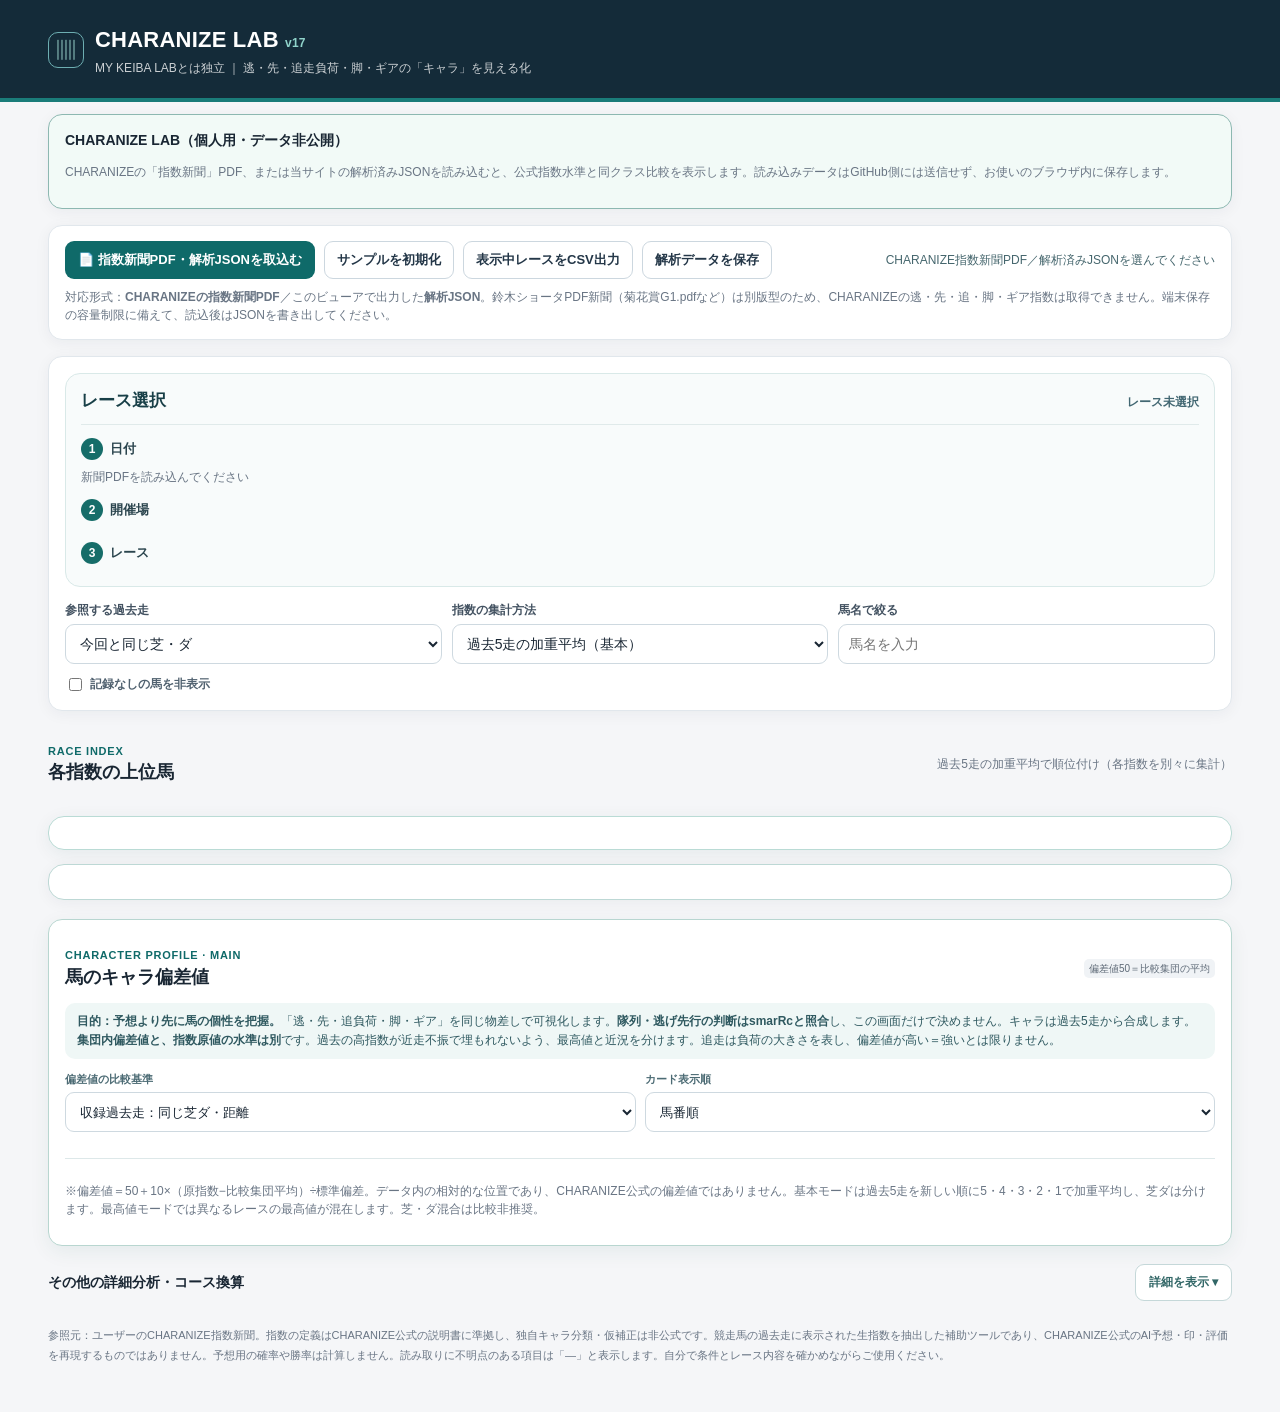
<file: charanize/index.html>
<!DOCTYPE html>
<html lang="ja"><head><meta charset="utf-8"/><meta name="viewport" content="width=device-width, initial-scale=1, viewport-fit=cover"/>
<title>CHARANIZE LAB v17｜日付・開催場・レース選択ボタン</title>
<meta name="theme-color" content="#0c4547"/><meta name="description" content="CHARANIZE指数新聞の原指数と同級比較を可視化。逃げ・追走負荷経験・脚力・ギアの特徴を過去5走から照合"/>
<link rel="manifest" href="./manifest.webmanifest"/>
<style>
:root{--bg:#f5f6f8;--ink:#192633;--muted:#697584;--line:#e1e7ec;--accent:#0f6a69;--blue:#2a6fbe;--card:#fff;--warm:#f7eecf;--shadow:0 3px 15px rgba(21,41,52,.05)}*{box-sizing:border-box}body{margin:0;background:var(--bg);color:var(--ink);font-family:-apple-system,BlinkMacSystemFont,'Hiragino Kaku Gothic ProN','Yu Gothic',Meiryo,sans-serif;font-size:14px;line-height:1.5}.wrap{max-width:1220px;margin:auto;padding:0 18px 46px}header{background:#142b39;color:white;padding:23px 0 21px;border-bottom:4px solid #1a7c79}header .wrap{padding-bottom:0}h1{font-size:22px;font-weight:820;margin:0;letter-spacing:.01em}.sub{opacity:.78;margin-top:3px;font-size:12px}.brand{display:flex;gap:11px;align-items:center}.brandmark{width:36px;height:36px;border:1px solid #6daeb2;border-radius:10px;display:grid;place-items:center;font-size:20px;color:#b4f2e8}section{margin-top:16px}.panel,.card{background:var(--card);border:1px solid var(--line);border-radius:14px;box-shadow:var(--shadow)}.panel{padding:15px 16px}label{font-size:12px;font-weight:700;color:#435261}select,input[type=text],input[type=search]{border:1px solid #ced9e0;background:#fff;color:var(--ink);border-radius:9px;min-height:40px;padding:8px 10px;font-size:14px;width:100%;outline:0}select:focus,input:focus{border-color:var(--accent);box-shadow:0 0 0 2px #c7e7e4}.controls{display:grid;grid-template-columns:1.5fr 1fr 1fr 1fr;gap:10px;align-items:end}.control{min-width:0}.control label{display:block;margin-bottom:5px}.row{display:flex;gap:9px;align-items:center;flex-wrap:wrap}.tools{display:flex;gap:9px;align-items:center;flex-wrap:wrap;justify-content:space-between}.drop{display:inline-flex;gap:7px;align-items:center;justify-content:center;cursor:pointer;padding:9px 13px;background:var(--accent);color:white;border-radius:9px;font-size:13px;font-weight:700;border:0}.drop input{display:none}.btn{background:#fff;color:#243748;border:1px solid #ccd7df;border-radius:9px;padding:9px 12px;font-size:13px;font-weight:700;cursor:pointer}.btn:hover,.tab:hover{border-color:var(--accent)}.btn:disabled{opacity:.4;cursor:not-allowed}.note{font-size:12px;color:var(--muted)}#status{font-size:12px;color:#45666d;min-height:18px}.stats{display:grid;grid-template-columns:repeat(4,minmax(0,1fr));gap:10px}.stat{background:white;border:1px solid var(--line);border-radius:12px;padding:13px 14px}.stat strong{font-size:24px;font-weight:800;letter-spacing:-1px}.stat small{color:var(--muted);display:block;font-size:11px}.stat em{color:var(--accent);font-style:normal;font-weight:800}.tabs{display:flex;gap:8px;overflow:auto;padding-bottom:4px}.tab{border:1px solid #ced7df;border-radius:24px;background:#fff;padding:9px 13px;font-size:13px;font-weight:800;white-space:nowrap;cursor:pointer;color:#415264}.tab.active{background:#142b39;color:#fff;border-color:#142b39}.heading{display:flex;align-items:center;justify-content:space-between;gap:12px;flex-wrap:wrap;margin:12px 0}.heading h2{font-size:18px;margin:0}.kicker{font-size:11px;font-weight:800;color:var(--accent);letter-spacing:.07em}.rankgrid{display:grid;grid-template-columns:repeat(5,1fr);gap:10px}.rankcard{padding:13px 12px}.ranktitle{font-weight:850;font-size:13px;margin-bottom:7px}.rankline{display:flex;justify-content:space-between;align-items:center;gap:5px;border-top:1px solid #edf0f2;padding:6px 0;font-size:12px}.rankline .name{overflow:hidden;white-space:nowrap;text-overflow:ellipsis;max-width:145px}.rankline b{font-variant-numeric:tabular-nums}.tiny{font-size:10px;color:var(--muted)}.tablearea{border-radius:14px;border:1px solid var(--line);background:white;overflow-x:auto;box-shadow:var(--shadow)}table{border-collapse:collapse;width:100%;min-width:780px}th{background:#f0f5f6;color:#50616c;font-size:11px;letter-spacing:.04em;font-weight:800;text-align:left;padding:10px 9px;white-space:nowrap;position:sticky;top:0}td{border-top:1px solid #edf1f4;padding:9px 8px;white-space:nowrap;vertical-align:middle;font-size:12px}tr:hover td{background:#f6fbfa}.horse{font-size:13px;font-weight:800;cursor:pointer;color:#193c4d}.horse:hover{text-decoration:underline}.num{display:inline-grid;place-items:center;min-width:24px;padding:3px 5px;border-radius:6px;background:#ecf0f4;font-weight:800;font-size:11px;margin-right:5px}.idx{display:inline-flex;align-items:center;gap:5px;min-width:74px;font-variant-numeric:tabular-nums}.letter{display:inline-grid;place-items:center;border-radius:5px;width:22px;height:22px;font-weight:900;font-size:11px;background:#ecf1f3;color:#4c5d6b}.S{background:#f0c65c;color:#59401a}.A{background:#e5a354;color:#563619}.B{background:#a8d9bd;color:#185842}.C{background:#bcdce9;color:#285975}.D{background:#dae6ef;color:#4f6476}.E,.F,.G{background:#eef0f2;color:#707b86}.Z{background:#505e6a;color:white}.missing{color:#a7b2b9}.topchip{font-size:10px;background:#e8f5f3;color:#13736a;border-radius:6px;padding:3px 5px;font-weight:800}.switch{display:flex;align-items:center;gap:5px;white-space:nowrap;font-size:12px;color:#516270;font-weight:700}.switch input{accent-color:var(--accent)}.details{border:1px solid #dbe5e8;border-radius:12px;margin:10px 0;background:white;overflow:hidden}.details>summary{padding:12px 14px;cursor:pointer;font-weight:800;display:flex;gap:12px;justify-content:space-between;align-items:center}.detailbody{border-top:1px solid var(--line);padding:12px}.detailmeta{display:flex;gap:7px;flex-wrap:wrap;margin-bottom:11px}.pill{background:#ecf3f4;color:#526a78;border-radius:20px;padding:4px 8px;font-size:11px}.history{overflow:auto}.history table{min-width:860px}.warn{background:#fff8e8;border-left:3px solid #ca9f43;padding:10px 12px;border-radius:6px;font-size:12px;color:#7a5d24}.compare{margin-top:12px}.comparegrid{display:grid;grid-template-columns:repeat(5,1fr);gap:6px;min-width:460px}.cmpcell{padding:8px;border:1px solid var(--line);border-radius:8px;text-align:center}.bar{height:6px;background:#e9f0f0;border-radius:6px;overflow:hidden;margin-top:4px}.bar span{display:block;height:100%;background:#4d9f97}footer{font-size:11px;color:var(--muted);margin-top:25px;line-height:1.8}#empty{padding:30px;text-align:center;color:var(--muted)}.tag{display:inline-block;background:#f0f3f6;color:#5e6a77;font-size:10px;border-radius:5px;padding:2px 5px}.smallbtn{background:transparent;border:1px solid #dae2e7;color:#466173;border-radius:7px;padding:5px 7px;cursor:pointer;font-size:11px}.focusbox{background:#e7f4f2;border-left:3px solid #158279;border-radius:6px;padding:10px 13px;color:#1c615c;font-size:12px}.visually-hidden{position:absolute;width:1px;height:1px;opacity:0;overflow:hidden}#raceMeta{color:#5b7780;font-size:12px}#detailLayer:not(:empty){margin-top:15px}@media(max-width:750px){.wrap{padding:0 11px 30px}h1{font-size:19px}.controls{grid-template-columns:1fr 1fr}.rankgrid{grid-template-columns:repeat(2,minmax(0,1fr))}.stats{grid-template-columns:repeat(2,minmax(0,1fr))}.heading h2{font-size:16px}.panel{padding:12px}.tools{align-items:flex-start}.rankcard:last-child{grid-column:span 2}.note{font-size:11px}td{padding:9px 7px}.stat strong{font-size:21px}}@media print{header,.filetools,.controls,.tabs,.smallbtn{display:none}.wrap{max-width:none}.tablearea{overflow:visible}table{min-width:0}body{background:white}}

/* v2 additions */
.grid2{display:grid;grid-template-columns:1.45fr 1fr;gap:12px}.v2label{font-size:12px;font-weight:800;color:#354e5c}.seqpill{display:inline-flex;align-items:center;border:1px solid #dde5e7;padding:2px 6px;border-radius:6px;font-size:10px;color:#637785}.typetag{display:inline-flex;align-items:center;gap:5px;padding:5px 8px;border-radius:8px;background:#eef5f4;color:#175d58;font-weight:800;font-size:11px;white-space:nowrap}.typetag.muted{background:#f0f2f4;color:#667582}.typehint{color:#76828a;font-size:11px;margin-top:5px;max-width:190px;white-space:normal}.twoby{display:grid;grid-template-columns:1fr 1fr;gap:7px}.qcell{border:1px solid #d8e4e8;border-radius:10px;padding:11px;font-size:12px;background:#f9fbfc}.qcell b{display:block;font-size:12px}.qcell small{display:block;color:#637986;font-size:11px;margin-top:4px}.qcell:nth-child(1){background:#eaf4f0}.qcell:nth-child(2){background:#edf5fb}.qcell:nth-child(3){background:#f3f5fa}.qcell:nth-child(4){background:#fff6ed}.chartbox{background:#fbfcfd;border:1px solid #e3e9ed;border-radius:12px;min-height:280px;padding:4px}.chartbox svg{display:block;width:100%;height:auto;min-height:240px}.chart-controls{display:grid;grid-template-columns:1fr 1fr 1fr;gap:9px;margin-bottom:8px}.chart-controls label{display:block;margin-bottom:4px}.corr-summary{background:#f0f6f7;padding:8px 10px;border-radius:8px;color:#405b68;margin:8px 0;font-size:12px}.inlinehint{padding:9px 10px;background:#f6f8f9;border-radius:8px;font-size:11px;color:#67747d;line-height:1.6}.benchgrid{display:grid;grid-template-columns:1fr 1fr 1fr;gap:10px;margin:10px 0}.benchgrid label{display:block;margin-bottom:4px}.benchgrid input,.benchgrid select{border:1px solid #ced9e0;padding:8px 9px;border-radius:9px;min-height:38px;width:100%;background:white}.benchgrid input[type=checkbox]{width:auto;min-height:auto}.typekey{font-size:10px;color:#627883}.summarybox{padding:11px;border:1px solid #dfe8e7;border-radius:10px;background:#fff}.summarybox b{color:#1a605b}.corrdot{fill:#126e78;stroke:#fff;stroke-width:1.5;cursor:pointer;opacity:.83}.corrdot.active{stroke:#d56e28;stroke-width:3.3}.figsmall{font-size:10px;fill:#607785}.figaxis{stroke:#b5c7ce;stroke-width:1}.figgrid{stroke:#ebeff3;stroke-width:1}.emptychart{padding:38px 12px;text-align:center;color:#687f89;font-size:13px}.bench-title{font-size:15px;font-weight:800;cursor:pointer}.warnsmall{font-size:11px;color:#9c622b}.coursemark{color:#2c7a77;font-weight:700}.readme{font-size:12px;color:#697884}.cmpmeta{font-size:10px;color:#65838a}.wide{min-width:0} .chartfooter{display:flex;justify-content:space-between;gap:10px;flex-wrap:wrap}
@media(max-width:850px){.grid2{grid-template-columns:1fr}.benchgrid{grid-template-columns:1fr 1fr}.chart-controls{grid-template-columns:1fr 1fr}.chart-controls>div:last-child{grid-column:span 2}}@media(max-width:440px){.benchgrid{grid-template-columns:1fr}.qcell{padding:8px}.chartbox{padding:0}.chartbox svg{min-height:200px}.typehint{max-width:140px}}

/* V3: supplied published race-pace benchmark tables, not individual-horse 3F */
#courseArea{display:none} .v3grid{display:grid;grid-template-columns:repeat(5,minmax(0,1fr));gap:9px;margin:13px 0}.v3grid label{display:block;font-size:11px;margin-bottom:4px;color:#526477}.v3grid select,.v3grid input{width:100%;border:1px solid #cdd9dd;background:white;color:#183044;padding:9px;border-radius:8px;min-height:39px;font-size:13px}.v3results{display:grid;grid-template-columns:repeat(4,minmax(0,1fr));gap:10px}.v3metric{background:#f4f8f9;border:1px solid #e1eaee;padding:11px 12px;border-radius:10px}.v3metric b{display:block;font-size:22px;font-variant-numeric:tabular-nums;letter-spacing:-.03em}.v3metric small{font-size:11px;color:#637686}.v3note{background:#fff7e7;border-left:3px solid #d4a046;border-radius:6px;padding:10px 12px;font-size:12px;color:#6e592b;margin-top:10px}.v3tbl{overflow:auto;margin-top:12px}.v3tbl table{min-width:550px}.v3tbl td,.v3tbl th{font-size:11px;padding:6px 8px}.v3current{background:#e9f7f2;font-weight:800}.v3status{color:#456a6e;font-size:12px;margin-top:9px}.v3subtitle{font-size:12px;color:#6f8290}.v3pill{padding:3px 7px;border:1px solid #d9e2e6;border-radius:20px;font-size:10px;margin-left:6px;color:#637c8b} .v3delta{font-weight:900;color:#096e6b}.v3toggle{display:inline-flex;align-items:center;gap:7px;font-size:12px}
@media(max-width:800px){.v3grid{grid-template-columns:repeat(2,minmax(0,1fr))}.v3results{grid-template-columns:repeat(2,minmax(0,1fr))}}@media(max-width:420px){.v3grid{grid-template-columns:1fr 1fr}.v3metric b{font-size:20px}}

/* v4: raw and tentative relative-course comparators */
#ratioLab .compare-grid{display:grid;grid-template-columns:repeat(3,minmax(0,1fr));gap:10px}
#ratioLab .horse-cards{display:grid;grid-template-columns:repeat(2,minmax(0,1fr));gap:12px;margin:14px 0}
#ratioLab .horse-cards .card{box-shadow:none;padding:13px;background:#f9fbfc}
#ratioLab .field{margin-bottom:9px;min-width:0}
#ratioLab .field label{display:block;font-size:12px;margin-bottom:3px}
#ratioLab .field select,#ratioLab .field input{width:100%;border:1px solid #cbd7db;background:white;border-radius:8px;padding:9px;font-size:14px;min-height:38px}
#ratioLab .metrics{display:grid;grid-template-columns:repeat(2,1fr);gap:10px}
#ratioLab .metrics .metric{border:1px solid #d7e5e5;border-radius:11px;background:white;padding:13px}
#ratioLab .metric strong{font-size:23px;display:block;letter-spacing:-.6px;font-variant-numeric:tabular-nums}
#ratioLab .muted{font-size:12px;color:#677786}
#ratioLab .meter{display:flex;gap:9px;align-items:center;margin:9px 0}
#ratioLab input[type=range]{flex:1;accent-color:var(--accent)}
#ratioLab .v4notice{padding:10px 12px;border-radius:10px;background:#f3f6fa;font-size:12px;line-height:1.6;margin-top:12px}
#ratioLab .v4formula{border-top:1px solid #e3e9eb;padding-top:10px;margin-top:9px;font-size:13px}
#ratioLab .v4pill{display:inline-flex;background:#e1f3f0;color:#105d59;border-radius:7px;padding:3px 8px;font-size:11px;font-weight:bold}
@media(max-width:640px){#ratioLab .compare-grid{grid-template-columns:1fr 1fr}#ratioLab .horse-cards{grid-template-columns:1fr}#ratioLab .metrics{grid-template-columns:1fr 1fr}#ratioLab .metrics .metric{padding:10px}#ratioLab .metric strong{font-size:19px}}

/* v5 character-first dashboard */
#charaDashboard{border:1px solid #b8d6d0;box-shadow:0 6px 20px rgba(18,78,72,.07);background:#fff}
.charaTools{display:flex;gap:9px;flex-wrap:wrap;align-items:end;margin:12px 0}
.charaTools label{min-width:125px;flex:1;font-size:11px;color:#4c6b74;display:grid;gap:5px}
.charaTools select{font-size:13px}
.charaIntro{padding:9px 12px;background:#eff7f6;color:#2f5960;border-radius:10px;font-size:12px;line-height:1.6;margin:8px 0 12px}
#charaCards{display:grid;grid-template-columns:repeat(2,minmax(0,1fr));gap:10px}
.charaCard{background:#fbfcfd;border:1px solid #dce7ea;border-radius:11px;padding:10px 11px;min-width:0;cursor:pointer;transition:border-color .1s,box-shadow .1s}
.charaCard:hover,.charaCard.selected{border-color:#137d76;box-shadow:0 0 0 1px #137d76}
.charaCard.selected{background:#f2f9f6}
.charaCardHead{display:flex;align-items:center;gap:6px;justify-content:space-between;flex-wrap:wrap}
.charaCardTitle{font-size:13px;font-weight:840;color:#193c46;flex:1;min-width:95px}
.charaNumber{display:inline-block;background:#e5f0ef;padding:3px 6px;border-radius:6px;font-size:12px;font-weight:800}
.charaType{background:#e5f1ed;color:#0e6966;border-radius:18px;padding:4px 7px;font-size:10px;font-weight:780;white-space:nowrap}
.charaSub{color:#627986;font-size:10px;margin:2px 0 5px;white-space:nowrap;overflow:hidden;text-overflow:ellipsis}
.charaMetrics{display:grid;grid-template-columns:repeat(5,minmax(0,1fr));gap:4px}
.charaMetric{min-width:0;text-align:center}
.charaMetricLabel{font-size:10px;color:#657a83}
.charaMetricVal{font-size:17px;font-weight:900;line-height:1.3;font-variant-numeric:tabular-nums}
.charaMetricRaw{font-size:9px;color:#748792;white-space:nowrap}
.charaMicrobar{height:4px;background:#e1e9eb;border-radius:7px;overflow:hidden;margin:2px 2px 0}
.charaMicrobar span{display:block;height:100%;border-radius:7px;background:#298d87}
.charaMiniRel{font-size:10px;color:#5b7081;border-top:1px solid #e6edee;margin-top:8px;padding-top:5px;line-height:1.4}
#charaFocus{margin-top:14px;border-top:1px solid #dde8e9;padding-top:13px}
.charaFocusGrid{display:grid;grid-template-columns:minmax(200px, .8fr) minmax(0,1.2fr);gap:10px;align-items:start}
.charaRadar{border:1px solid #e1e9eb;background:#fbfcfd;border-radius:12px;text-align:center;padding:8px;min-height:260px}
.charaRadar svg{width:100%;height:auto;max-width:300px;display:block;margin:0 auto}
.charaFocusData{padding:4px 1px;font-size:13px}
.charaExplain{padding:8px 9px;margin:8px 0;background:#f2f7f7;border-radius:9px;color:#47616c;font-size:12px}
.charaAxisRow{display:grid;grid-template-columns:52px 45px 1fr 55px;gap:6px;align-items:center;padding:5px 0;border-bottom:1px solid #edf1f2}
.charaAxisRow .track{height:9px;background:#e4eced;border-radius:15px;position:relative;overflow:hidden}
.charaAxisRow .fill{position:absolute;left:0;top:0;height:100%;border-radius:15px;background:#20867e}
.charaAxisRow .mid{position:absolute;left:50%;top:0;height:100%;border-left:1px dashed #789ca7}
.charaAxisRow b{font-variant-numeric:tabular-nums;text-align:right}
.charaAxisRow small{font-size:10px;color:#7e9196;text-align:right}
.charaTip{font-size:11px;color:#647986}
.charExtraToggle{margin:18px 0 4px;display:flex;align-items:center;gap:9px;justify-content:space-between}
.charExtraToggle button{border:1px solid #c5d8d9;border-radius:9px;background:white;padding:9px 13px;font-size:12px;font-weight:760;color:#326767;cursor:pointer}
.charOptExtra{display:none} body.charExtrasShown .charOptExtra{display:block} body.charExtrasShown #courseArea{display:block}
#charaDashboard .heading h2{font-size:18px}
#charaCohort{color:#557481;font-size:12px}
.charCountWarn{border-left:3px solid #dba048;background:#fff8e7;padding:9px 10px;border-radius:6px;color:#85612b;font-size:12px}
@media(max-width:790px){#charaCards{grid-template-columns:1fr}.charaFocusGrid{grid-template-columns:1fr}.charaRadar{min-height:0}.charaTools label{flex-basis:45%}.charaMetricVal{font-size:17px}}

/* v6: readable class benchmark and 5-race strength-vs-speed matrix */
.v6block{margin:16px 0 8px;padding:15px 14px;border:1px solid #dce6e9;border-radius:14px;background:#fbfcfd}
.v6block h3{font-size:16px;margin:0 0 8px;color:#234a52}
.v6sub{font-size:12px;color:#697e87;line-height:1.65;margin:4px 0 10px}
.v6row{display:grid;grid-template-columns:1fr 1fr;gap:9px;margin:8px 0}
.v6tile{background:white;border:1px solid #e1e9ed;border-radius:11px;padding:11px;min-width:0}
.v6tile b{font-size:14px;display:block;line-height:1.4}
.v6tile small{font-size:11px;display:block;line-height:1.5;color:#667884;margin-top:4px}
.v6status{display:inline-block;font-size:11px;border-radius:20px;padding:3px 8px;background:#e6efef;color:#235f60;margin-top:3px}
.v6pill{background:#edf3f5;color:#385c66;border-radius:8px;padding:5px 8px;display:inline-block;font-size:12px;margin:2px 3px 3px 0}
.v6warn{border-left:3px solid #b18754;background:#fcf5eb;padding:9px 11px;margin:9px 0;border-radius:6px;font-size:12px;line-height:1.6}
.v6track{height:8px;background:#e5ecef;border-radius:5px;overflow:hidden;margin:5px 0 3px;position:relative}
.v6track i{display:block;height:100%;background:#12817b;border-radius:5px}
.v6chart{overflow:hidden;background:#fff;border:1px solid #e0e8eb;border-radius:12px;padding:8px}
.v6chart svg{display:block;width:100%;height:auto;max-height:390px}
.v6lab{font-size:11px;fill:#4f6870}
.v6table{width:100%;border-collapse:collapse;font-size:12px}
.v6table th,.v6table td{padding:6px 5px;border-bottom:1px solid #e1e8eb;text-align:right}
.v6table td:first-child,.v6table th:first-child{text-align:left}
.v6tag{font-size:11px;color:#236f6a;font-weight:700}
@media(max-width:600px){.v6block{padding:11px 9px}.v6row{gap:7px}.v6tile{padding:9px}.v6tile b{font-size:13px}}

/* v8: Always-visible RACE INDEX between race controls and the character dashboard. */
.rankOverview{margin-top:16px;margin-bottom:18px}
.rankOverview .rankline .name{max-width:none;white-space:normal;overflow:visible;text-overflow:clip;overflow-wrap:anywhere;flex:1;min-width:0;line-height:1.35}
.rankOverview .rankline b{flex-shrink:0}
@media(max-width:750px){.rankOverview .rankcard{min-width:0}.rankOverview .rankline{align-items:flex-start;gap:6px}.rankOverview .rankline b{padding-top:0}}

/* v9: Race-wide class-benchmark counts, independent of the relative-to-field dashboard. */
.v9ClassOverview{margin:14px 0 19px;padding:17px 15px;border:1px solid #bdd8d5;border-radius:16px;background:#fff;box-shadow:0 3px 15px rgba(21,41,52,.05)}
.v9ClassOverview .v9head{display:flex;align-items:start;justify-content:space-between;gap:12px;flex-wrap:wrap;margin-bottom:5px}
.v9ClassOverview .v9head h2{font-size:19px;margin:1px 0 3px;line-height:1.4;color:#193d46}
.v9ClassOverview .v9kicker{font-size:11px;font-weight:850;letter-spacing:.08em;color:#15726c}
.v9ClassOverview .v9Scope{font-size:12px;color:#617786;line-height:1.65;margin:6px 0 12px}
.v9ClassOverview .v9Tag{border:1px solid #c6e0dc;border-radius:20px;padding:4px 10px;color:#1c6865;font-size:11px;font-weight:760;white-space:nowrap}
.v9Grid{display:grid;grid-template-columns:repeat(4,minmax(0,1fr));gap:10px}
.v9Axis{border:1px solid #dce7e7;border-radius:12px;padding:12px;background:#fbfdfd;min-width:0}
.v9Axis h3{font-size:14px;color:#203c47;margin:0 0 8px}
.v9Measure{display:flex;align-items:baseline;gap:6px;flex-wrap:wrap;margin-bottom:5px}
.v9Measure strong{font-size:30px;font-weight:850;line-height:1;font-variant-numeric:tabular-nums;color:#12635d}
.v9Measure span{font-size:11px;color:#45616a}
.v9Row{display:flex;justify-content:space-between;gap:8px;padding:6px 0;border-top:1px solid #e6ecef;font-size:12px;color:#48616e}
.v9Row b{font-size:15px;color:#1a3341;font-variant-numeric:tabular-nums}
.v9Row.v9Strong{color:#087b70;font-weight:760}
.v9Row.v9Low{color:#805f59}
.v9Names{font-size:11px;line-height:1.55;margin-top:8px;color:#5c6d7a;overflow-wrap:anywhere}
.v9Bridge{display:grid;grid-template-columns:repeat(3,minmax(0,1fr));gap:9px;margin:12px 0}
.v9BridgeItem{border-radius:10px;border:1px solid #dae4e7;padding:9px 11px;background:#f8fafb;color:#526473;font-size:12px}
.v9BridgeItem strong{display:block;font-size:21px;line-height:1.3;color:#1f3b45}
.v9BridgeItem small{font-size:10px;line-height:1.5;display:block}
.v9Caution{font-size:11px;line-height:1.7;color:#637885;margin-top:9px}
.v9AllDetails{margin-top:11px;border-top:1px solid #e4ebec;padding-top:10px}
.v9AllDetails summary{cursor:pointer;color:#146a68;font-size:13px;font-weight:750}
.v9TableWrap{margin-top:9px;overflow-x:auto;-webkit-overflow-scrolling:touch}
.v9Table{border-collapse:collapse;width:100%;font-size:12px;min-width:400px}
.v9Table th,.v9Table td{padding:7px 6px;text-align:center;border-bottom:1px solid #e7ecef;white-space:nowrap}
.v9Table th:first-child,.v9Table td:first-child{text-align:left}
.v9Table th{background:#f2f7f7;color:#4e666f}
.v9Table td:first-child{max-width:165px;white-space:normal}
.v9Table .v9HorseButton{cursor:pointer;border:0;background:none;text-align:left;padding:1px;color:#14665f;font-weight:700;font-size:12px;line-height:1.4}
.v9Table .v9HorseButton:hover{text-decoration:underline}
.v9Score{display:inline-block;min-width:36px;border-radius:6px;padding:3px 5px;font-variant-numeric:tabular-nums;font-weight:800}
.v9Score.high{color:#09645f;background:#dff3ef}.v9Score.up{color:#25696d;background:#e6f2f1}
.v9Score.down{color:#91653e;background:#fff2df}.v9Score.low{color:#935c58;background:#fceae7}
.v9Score.unknown{color:#7b8589;background:#f0f1f3}
.v9StatusLegend{font-size:11px;color:#607481;line-height:1.7;margin:8px 0 4px}
@media(max-width:900px){.v9Grid{grid-template-columns:repeat(2,minmax(0,1fr))}}
@media(max-width:470px){.v9ClassOverview{padding:13px 10px}.v9Grid{gap:7px}.v9Axis{padding:10px 9px}.v9Measure strong{font-size:27px}.v9Bridge{gap:6px}.v9BridgeItem{padding:8px 7px}.v9BridgeItem strong{font-size:19px}.v9Axis h3{font-size:13px}.v9BridgeItem{font-size:11px}}

/* v10: published raw-index benchmarks, kept STRICTLY independent of deviation scores. */
.v10Official{border:1px solid #badbd5;border-radius:16px;background:white;padding:16px 15px;margin:16px 0 14px;box-shadow:0 4px 18px rgba(17,75,71,.07)}
.v10Head{display:flex;justify-content:space-between;gap:10px;flex-wrap:wrap;align-items:center}
.v10Eyebrow{font-size:11px;letter-spacing:.08em;font-weight:850;color:#146f68}
.v10Head h2{font-size:19px;margin:3px 0 6px;color:#183c44;line-height:1.45}
.v10Desc{font-size:12px;color:#60757f;line-height:1.75;margin:7px 0 12px}
.v10BenchLabel{font-size:12px;font-weight:750;display:flex;align-items:center;flex-wrap:wrap;gap:8px;margin:10px 0 7px;color:#294b53}
.v10BenchLabel select{border:1px solid #c5d7d7;border-radius:9px;background:#f7fbfb;padding:8px;font-size:13px;color:#244e52;max-width:100%;flex:1;min-width:180px}
.v10AutoInfo{font-size:11px;color:#576e78;margin:0 0 10px;line-height:1.65}
.v10Grid{display:grid;grid-template-columns:repeat(4,minmax(0,1fr));gap:9px}
.v10Axis{border-radius:13px;background:#fafcfc;border:1px solid #d9e7e6;padding:11px;min-width:0}
.v10Axis.v10Load{background:#fffaf4;border-color:#ebd6bd}.v10Axis.v10Pair{background:#f1f7f6;border-color:#bdddd8}
.v10Axis h3{font-size:14px;color:#263f48;line-height:1.4;margin:0 0 6px}
.v10Axis .v10Num{font-size:29px;font-weight:850;line-height:1.2;color:#0c6760;font-variant-numeric:tabular-nums}
.v10Axis.v10Load .v10Num{color:#92683a}
.v10Axis .v10Denom{font-size:11px;color:#68818a}
.v10Axis .v10AxisRows{font-size:11px;line-height:1.65;color:#526970;margin-top:7px;padding-top:6px;border-top:1px solid #e3eeee}
.v10Axis .v10Names{font-size:11px;line-height:1.65;overflow-wrap:anywhere;margin-top:8px;color:#345e64}
.v10Purpose{font-size:11px;color:#697c85;line-height:1.55;margin:5px 0 7px}
.v10Explain{margin-top:11px;border-left:3px solid #b58b57;background:#fcf7ef;padding:10px 11px;color:#52636b;font-size:12px;line-height:1.75;border-radius:7px}
.v10TableDetails{margin-top:13px;padding-top:11px;border-top:1px solid #e2eaea}
.v10TableDetails summary{font-weight:800;color:#1a6661;cursor:pointer;font-size:13px;line-height:1.55}
.v10TableScroll{max-width:100%;overflow-x:auto;-webkit-overflow-scrolling:touch;margin-top:9px}
.v10Table{width:100%;min-width:570px;border-collapse:collapse;font-size:12px}
.v10Table thead th{background:#f0f7f6;color:#4b6770;text-align:left;font-size:11px}
.v10Table th,.v10Table td{padding:7px 7px;border-bottom:1px solid #e4ecec;vertical-align:middle}
.v10Table tbody tr:nth-child(even){background:#fbfcfc}
.v10Table td:first-child{min-width:115px;max-width:180px}
.v10Horse{border:none;padding:2px 0;text-align:left;background:none;color:#0d6c67;font-weight:760;cursor:pointer;font-size:12px;white-space:normal;line-height:1.5}
.v10Result{display:inline-flex;align-items:center;border-radius:6px;background:#dff2ed;color:#0f655f;font-size:11px;padding:3px 5px;line-height:1.3;font-weight:800}
.v10Result.no{background:#fff0e3;color:#886145}.v10Result.missing{background:#eef2f3;color:#617279}
.v10RunHint{font-size:10px;display:block;color:#617b85;margin-top:3px;line-height:1.55}
.v10Meta{font-size:11px;color:#667780;line-height:1.7;margin:7px 0}
@media(max-width:950px){.v10Grid{grid-template-columns:repeat(2,minmax(0,1fr))}}
@media(max-width:475px){.v10Official{padding:13px 10px}.v10Grid{gap:7px}.v10Axis{padding:9px}.v10Axis .v10Num{font-size:26px}.v10Axis h3{font-size:13px}}

/* v17: separated date → venue → race button navigation, linked to legacy race state. */
.raceSelectPanel{padding:16px}
.raceNavigator{background:#f8fbfb;border:1px solid #d9e9e8;border-radius:15px;padding:14px 15px;margin-bottom:14px}
.raceNavigatorTop{display:flex;align-items:baseline;justify-content:space-between;gap:8px;flex-wrap:wrap;padding-bottom:10px;border-bottom:1px solid #e0eaea}
.raceNavigatorTop strong{font-size:17px;color:#183f47}
#pickedRace{color:#426772;font-size:12px;font-weight:700}
.raceStep{padding-top:13px}
.raceStepTitle{display:flex;align-items:center;gap:7px;margin-bottom:8px;color:#2b454e;font-size:13px}
.raceStepNumber{border-radius:50%;width:22px;height:22px;display:inline-flex;align-items:center;justify-content:center;background:#166d69;color:#fff;font-size:12px;font-weight:800}
.racePills{display:flex;flex-wrap:wrap;gap:8px}
.racePickButton{font:inherit;font-size:13px;font-weight:750;background:#fff;color:#1b5453;border:1px solid #c9dcdb;border-radius:10px;padding:10px 14px;cursor:pointer;min-height:42px;line-height:1.35;white-space:normal}
.racePickButton[aria-pressed="true"]{background:#146a66;border-color:#146a66;color:white;box-shadow:0 2px 7px rgba(12,89,82,.14)}
.racePickButton:focus-visible{outline:3px solid #7bbec1;outline-offset:2px}
.raceGrid{display:grid;grid-template-columns:repeat(4,minmax(0,1fr));gap:8px}
.raceGrid .racePickButton{text-align:left;display:flex;flex-direction:column;align-items:flex-start;justify-content:center;min-width:0;min-height:63px;padding:9px 10px}
.raceGrid .racePickButton b{font-size:15px;line-height:1.4}
.raceGrid .racePickButton small{display:block;font-size:11px;line-height:1.45;font-weight:550;max-width:100%;overflow-wrap:anywhere;word-break:break-word}
.raceGrid .racePickButton[aria-pressed="true"] small{color:#e2f3f0}
.raceSelectPanel .controls{grid-template-columns:repeat(3,minmax(0,1fr))}
@media(max-width:650px){.raceNavigator{padding:12px 10px}.racePills{gap:7px}.racePickButton{padding:9px 12px}.raceGrid{grid-template-columns:repeat(3,minmax(0,1fr));gap:7px}.raceSelectPanel .controls{grid-template-columns:1fr 1fr}.raceSelectPanel .controls .control:last-child{grid-column:1 / -1}}
</style><style>
.charaDualDev{margin-top:13px;border:1px solid #cfe3da;background:#f6faf7;border-radius:13px;padding:13px}
.charaDualDev h3{color:#23614f;font-size:15px;margin:0 0 8px}
.charaDualScroll{overflow-x:auto}
.charaDualDev table{width:100%;border-collapse:collapse;table-layout:fixed}
.charaDualDev th,.charaDualDev td{padding:8px 5px;border-bottom:1px solid #e0e9e4;font-size:12px;text-align:center}
.charaDualDev th{color:#365f50}.charaDualDev td b{display:block;font-size:17px;color:#1b735d}
.charaDualDev td small{font-size:10px;display:block;color:#6e8075;margin-top:4px}
.charaDualDev p{color:#647d70;line-height:1.65;font-size:11px;margin:10px 0 0}
</style>
</head>
<body><header><div class="wrap"><div class="brand"><div class="brandmark">▥</div><div><h1>CHARANIZE LAB <span style="font-size:12px;color:#90d4cb">v17</span></h1><div class="sub">MY KEIBA LABとは独立 ｜ 逃・先・追走負荷・脚・ギアの「キャラ」を見える化</div></div></div></div></header>
<main class="wrap"><section class="panel" style="margin-top:12px;border-color:#8db8b1;background:#f2faf7"><b>CHARANIZE LAB（個人用・データ非公開）</b><p class="note">CHARANIZEの「指数新聞」PDF、または当サイトの解析済みJSONを読み込むと、公式指数水準と同クラス比較を表示します。読み込みデータはGitHub側には送信せず、お使いのブラウザ内に保存します。</p></section>
<section class="panel filetools"><div class="tools"><div class="row"><label class="drop" title="PDFを選んで読み込み">📄 指数新聞PDF・解析JSONを取込む<input type="file" id="fileInput" accept=".pdf,.json,.txt,application/pdf,application/json"/></label><button class="btn" id="demoBtn">サンプルを初期化</button><button class="btn" id="csvBtn">表示中レースをCSV出力</button><button class="btn" id="jsonBtn">解析データを保存</button></div><span id="status">CHARANIZE指数新聞PDF／解析済みJSONを選んでください</span></div><p class="note" style="margin:9px 0 0">対応形式：<b>CHARANIZEの指数新聞PDF</b>／このビューアで出力した<b>解析JSON</b>。鈴木ショータPDF新聞（菊花賞G1.pdfなど）は別版型のため、CHARANIZEの逃・先・追・脚・ギア指数は取得できません。端末保存の容量制限に備えて、読込後はJSONを書き出してください。</p></section>
<section class="panel raceSelectPanel" id="raceSelectPanel">
<div class="raceNavigator" id="raceNavigator" aria-label="レースを選択">
  <div class="raceNavigatorTop"><strong>レース選択</strong><span id="pickedRace" aria-live="polite"></span></div>
  <div class="raceStep"><div class="raceStepTitle"><span class="raceStepNumber">1</span><strong>日付</strong></div><div class="racePills" id="dayButtons" role="group" aria-label="開催日"></div></div>
  <div class="raceStep"><div class="raceStepTitle"><span class="raceStepNumber">2</span><strong>開催場</strong></div><div class="racePills" id="venueButtons" role="group" aria-label="開催場"></div></div>
  <div class="raceStep"><div class="raceStepTitle"><span class="raceStepNumber">3</span><strong>レース</strong></div><div class="raceGrid" id="raceButtons" role="group" aria-label="レース番号"></div></div>
</div>
<select id="raceSel" hidden aria-hidden="true" tabindex="-1"></select>
<div class="controls"><div class="control"><label for="surfaceSel">参照する過去走</label><select id="surfaceSel"><option value="course">今回と同じ芝・ダ</option><option value="all">芝・ダ両方（参考）</option></select></div><div class="control"><label for="spanSel">指数の集計方法</label><select id="spanSel"><option value="profile5" selected>過去5走の加重平均（基本）</option><option value="last">直近の該当走</option><option value="max">過去5走の各指数最高</option><option value="3">過去3走の最高</option></select></div><div class="control"><label for="horseSearch">馬名で絞る</label><input type="search" id="horseSearch" placeholder="馬名を入力"/></div></div><div class="row" style="margin-top:11px"><label class="switch"><input id="hideMissing" type="checkbox"/> 記録なしの馬を非表示</label><span class="note" id="raceMeta"></span></div></section>
<section><div class="stats" id="stats"></div></section>
<section id="rankOverview" class="rankOverview" aria-label="各指数TOP5"><div class="heading"><div><div class="kicker">RACE INDEX</div><h2>各指数の上位馬</h2></div><div class="note" id="rankBasis">過去5走の加重平均で順位付け（各指数を別々に集計）</div></div><div id="ranks" class="rankgrid"></div></section>

<section id="v10OfficialOverview" class="v10Official" aria-label="公式原指数水準の到達と追走負荷経験"></section>

<section id="classRaceOverview" class="v9ClassOverview" aria-label="同クラス水準と出走馬の比較"></section>

<section class="panel" id="charaDashboard" aria-label="CHARANIZEキャラ偏差値メイン画面">
  <div class="heading"><div><div class="kicker">CHARACTER PROFILE · MAIN</div><h2>馬のキャラ偏差値</h2></div><span class="tag">偏差値50＝比較集団の平均</span></div>
  <div class="charaIntro"><b>目的：予想より先に馬の個性を把握。</b>「逃・先・追負荷・脚・ギア」を同じ物差しで可視化します。<b>隊列・逃げ先行の判断はsmarRcと照合</b>し、この画面だけで決めません。キャラは過去5走から合成します。<b>集団内偏差値と、指数原値の水準は別</b>です。過去の高指数が近走不振で埋もれないよう、最高値と近況を分けます。追走は負荷の大きさを表し、偏差値が高い＝強いとは限りません。</div>
  <div class="charaTools">
    <label>偏差値の比較基準<select id="charaBase"><option value="history">収録過去走：同じ芝ダ・距離</option><option value="race">このレースの出走馬内</option></select></label>
    <label>カード表示順<select id="charaOrder"><option value="number">馬番順</option><option value="sen">先行偏差値</option><option value="nige">逃げ偏差値</option><option value="ashi">脚力偏差値</option><option value="gear">ギア偏差値</option><option value="balanced">先行＋脚力</option></select></label>
  </div>
  <div id="charaCohort"></div>
  <div id="charaCards"></div>
  <div id="charaFocus"></div><div id="charaOfficialGuide"></div><div id="charaClassProfile"></div><div id="charaFieldMatrix"></div>
  <p class="note" style="margin-top:10px">※偏差値＝50＋10×（原指数−比較集団平均）÷標準偏差。データ内の相対的な位置であり、CHARANIZE公式の偏差値ではありません。基本モードは過去5走を新しい順に5・4・3・2・1で加重平均し、芝ダは分けます。最高値モードでは異なるレースの最高値が混在します。芝・ダ混合は比較非推奨。</p>
</section>
<div class="charExtraToggle"><b>その他の詳細分析・コース換算</b><button type="button" id="charaExtrasToggle" aria-expanded="false">詳細を表示 ▾</button></div>

<section class="panel charOptExtra" id="typesArea">
 <div class="heading"><div><div class="kicker">HORSE CHARACTER</div><h2>馬キャラタイプ（独自の暫定分類）</h2></div><div class="row"><label for="typeBorder">指数の高低の境界値</label><select id="typeBorder" style="min-width:90px;width:auto"><option value="65">65</option><option value="70" selected>70</option><option value="75">75</option><option value="80">80</option></select></div></div>
 <p class="readme">タイプは<strong>同じ過去走の「先行・脚力・ギア」</strong>から判定。別々の過去走の最高値は混ぜません。元新聞の公式キャラ分類ではありません。</p>
 <div class="grid2"><div class="twoby"><div class="qcell"><b>先行強 × 脚強</b><small>前受け＋末脚を両立</small></div><div class="qcell"><b>先行弱 × 脚強</b><small>差し・末脚寄り</small></div><div class="qcell"><b>先行強 × 脚弱</b><small>前受け・終盤に課題</small></div><div class="qcell"><b>先行弱 × 脚弱</b><small>指数上は比較的弱い／評価保留</small></div></div><div class="summarybox" id="typeSummary">読み込み中…</div></div>
 <div class="inlinehint" style="margin-top:9px">末脚が強くギアも高い → 加速型の可能性。末脚が強くギアが低め → 持続型の可能性。ギアだけ高い → 一瞬の加速・不発の両面を点検。追走指数は中盤の負荷であり、単純な能力順位ではありません。</div>
</section>
<section class="panel charOptExtra" id="corrArea"><div class="heading"><div><div class="kicker">INDEX RELATIONSHIP</div><h2>先行・追走と脚力・ギアの関係</h2></div><span class="tag">同一過去走の指数ペア</span></div>
<div class="chart-controls"><div><label for="scatterX">横軸（道中）</label><select id="scatterX"><option value="sen">先行指数</option><option value="tsui">追走指数</option><option value="nige">逃げ指数</option><option value="ashi">脚力指数</option></select></div><div><label for="scatterY">縦軸（終盤）</label><select id="scatterY"><option value="ashi">脚力指数</option><option value="gear">ギア指数</option><option value="tsui">追走指数</option></select></div><div><label for="scatterScope">表示対象</label><select id="scatterScope"><option value="race">出走馬の直近該当走</option><option value="selected">チェックした馬の全過去走</option></select></div></div>
<div id="corrSummary" class="corr-summary">指数の関係を描画します</div><div id="scatterChart" class="chartbox"></div>
<div class="chartfooter"><span class="note">点を押すと馬の履歴を表示。相関係数は同一条件での優劣や因果関係を保証しません。</span><span class="note" id="corrCount"></span></div>
</section>
<section class="panel charOptExtra" id="v3CourseArea">
<div class="heading"><div><div class="kicker">COURSE STANDARDIZATION · v3</div><h2>芝・ダートのコース別「テン3F」基準換算 <span class="v3pill">提供資料を登録済み</span></h2></div><button type="button" class="btn" id="v3csv">基準65件をCSVで保存</button></div>
<p class="readme">提供資料の<strong>良馬場・クラス別平均</strong>に基づき、過去レースの前半3Fを別コースの目安へ換算します。芝は1200mのみ、ダートは1000〜1600mの掲載コースです。<strong>同じ芝ダ・同じ距離・同じクラス</strong>で比較します。</p>
<div class="v3grid">
 <div><label for="v3surface">芝・ダート</label><select id="v3surface"><option value="芝">芝</option><option value="ダ">ダート</option></select></div>
 <div><label for="v3class">クラス（基準）</label><select id="v3class"></select></div>
 <div><label for="v3source">過去走のコース</label><select id="v3source"></select></div>
 <div><label for="v3target">換算先のコース</label><select id="v3target"></select></div>
 <div><label for="v3time">過去レース前半3F（秒）</label><input id="v3time" inputmode="decimal" type="number" step="0.1" min="25" max="50" value="34.0"/></div>
</div>
<div id="v3result" class="v3results"></div>
<div class="v3status" id="v3formula"></div>
<div class="v3note"><strong>注意：</strong>この表は<strong>レース全体の前半600m平均ラップを集計した基準</strong>です。実際の馬個別の3Fタイムとは別の項目です。先行位置・出遅れ・競り合い・当日の馬場・風などが違えば、同じ馬でも再現は保証されません。<strong>CHARANIZE原指数は変更しません。</strong> 指数への何pt補正かは、実測データで別途校正が必要です。</div>
<details style="margin-top:13px"><summary class="bench-title">登録済みの全コース基準を確認</summary><div class="v3tbl" id="v3table"></div><p class="readme">芝1200mは「テンに下り坂を含むコース（グループA＋小倉）」「含まないコース（グループB＋札幌）」という提供表の分類も掲載。ダートは別資料の1・2勝クラス平均です。掲載のないクラス・コース・馬場には外挿しません。</p></details>
</section>
<section class="panel charOptExtra" id="courseArea"><details><summary class="bench-title">競馬場・コース補正の準備（基準タイムCSV） <span class="tag">初期状態は原指数・補正OFF</span></summary><div style="margin-top:11px">
<p class="readme">基準タイムは今後提供されるデータを登録します。スタートから600mの基準秒を比較し、当面<strong>逃げ・先行指数のみ</strong>仮補正できます。異なる距離や基準値未登録の過去走は補正比較から除外します。指数と秒の換算率は未検証のため、利用者が明示設定した場合だけ試算します。</p>
<div class="benchgrid"><div><label for="benchFile">基準タイムCSVを読み込む</label><input id="benchFile" type="file" accept=".csv,.json,text/csv,application/json"></div><div><label for="benchEnabled">指数の仮補正</label><label style="display:flex;gap:8px;align-items:center;margin:8px 0"><input id="benchEnabled" type="checkbox"> 検証用補正をON</label></div><div><label for="pointsPerSec">1秒差あたりの仮換算（指数pt）</label><input id="pointsPerSec" type="number" min="0" step="0.1" placeholder="未設定（補正しない）"></div></div>
<div class="row"><button class="btn" id="benchTemplate">入力用CSVひな型を保存</button><button class="btn" id="benchExport">登録基準をCSV保存</button><button class="btn" id="benchClear">登録基準を消去</button></div><p id="benchStatus" class="inlinehint" style="margin-top:10px">基準タイム未登録。</p><p class="warnsmall">※仮補正の方向：過去走のコースのテン3F基準が今回のコースより速ければ、その過去指数を減算。算式と係数は暫定。基準タイムが確定しても、指数との換算率は別途検証が必要です。</p></div></details></section>
<section class="charOptExtra"><div class="heading"><div><div class="kicker">COMPARE</div><h2>全馬比較</h2></div><span class="note">馬名を押すと全過去走を表示・選択で馬同士を比較</span></div><div class="tabs" id="tabs"><button class="tab active" data-sort="nige">逃げ指数順</button><button class="tab" data-sort="sen">先行指数順</button><button class="tab" data-sort="ashi">脚力順</button><button class="tab" data-sort="tsui">追走順</button><button class="tab" data-sort="gear">ギア順</button><button class="tab" data-sort="number">馬番順</button></div><div class="tablearea"><table><thead><tr><th>比較</th><th>馬番・馬名</th><th>馬キャラ（直近走）</th><th>逃</th><th>先</th><th>追</th><th>脚</th><th>ギ</th><th>該当走</th><th>騎手・条件</th></tr></thead><tbody id="tbody"></tbody></table></div><div class="note" style="margin:8px 4px">※高指数が今回のコースで再現するとは限りません。タイプは非公式の仮分類です。追走指数は高いほど能力上位という意味ではなく、その過去走で受けた追走負荷を表します。芝・ダ混用に注意してください。</div></section>
<section id="compareArea" class="compare charOptExtra" style="display:none"><div class="heading"><h2>選択した馬を比較</h2><button id="clearCmp" class="btn">比較を解除</button></div><div id="compareContent" class="panel"></div></section>
<section id="detailLayer" class="charOptExtra"></section>

<section class="panel charOptExtra" id="ratioLab">
 <div class="heading"><div><div class="kicker">NEW · V4 EXPERIMENT</div><h2>コース差の「倍率」試験比較 <span class="v4pill">原指数は保存・維持</span></h2></div></div>
 <p class="readme">2頭の逃・先指数と記録コースを入力し、<b>同じ基準コースに換算した場合</b>の値を比較します。
 補正係数は <b>過去走コースの前半3F基準 ÷ 比較先コースの前半3F基準</b> 。指数への掛け方はまだ未検証の仮説です。</p>
 <div class="compare-grid">
   <div class="field"><label for="v4surface">芝・ダート</label><select id="v4surface"><option value="芝">芝</option><option value="ダ">ダート</option></select></div>
   <div class="field"><label for="v4distance">距離</label><select id="v4distance"></select></div>
   <div class="field"><label for="v4class">クラス別基準</label><select id="v4class"><option value="u">2・3歳未勝利</option><option value="1" selected>古馬1勝</option><option value="2">2勝</option><option value="3">3勝</option></select></div>
 </div>
 <div class="field"><label for="v4target">どのコースに揃えるか（比較先）</label><select id="v4target"></select></div>
 <div class="horse-cards">
  <div class="card"><div style="font-weight:800;margin-bottom:8px">A馬</div>
   <div class="field"><label for="v4aTrack">実際に指数を記録したコース</label><select id="v4aTrack"></select></div>
   <div class="compare-grid"><div class="field"><label for="v4aIndex">原指数（逃／先）</label><input type="number" id="v4aIndex" min="0" max="200" step="0.1" value="85"></div><div class="field"><label for="v4aPace">そのレース前半3F</label><input type="number" id="v4aPace" min="25" max="50" step="0.1" value="33.0"></div></div>
  </div>
  <div class="card"><div style="font-weight:800;margin-bottom:8px">B馬</div>
   <div class="field"><label for="v4bTrack">実際に指数を記録したコース</label><select id="v4bTrack"></select></div>
   <div class="compare-grid"><div class="field"><label for="v4bIndex">原指数（逃／先）</label><input type="number" id="v4bIndex" min="0" max="200" step="0.1" value="75"></div><div class="field"><label for="v4bPace">そのレース前半3F</label><input type="number" id="v4bPace" min="25" max="50" step="0.1" value="34.0"></div></div>
  </div>
 </div>
 <div class="meter"><label for="v4alpha" style="min-width:86px">試験補正強度 <span id="v4alphaV">1.0</span>倍</label><input id="v4alpha" type="range" min="0" max="3" step="0.1" value="1"><span class="muted">0＝OFF</span></div>
 <div class="metrics" id="v4result"></div><div class="v4formula" id="v4formula"></div>
 <div class="v4notice"><b>データ上の限界：</b>芝の参考資料は1200m・未勝利以外の一部クラスのみに限定。G1/G2/G3と1勝クラスを同じ基準として扱っていません。
 コース別基準はレース全体の前半3F平均であり、個別馬の3Fタイムとは区別してください。<b>指数の倍率は校正前の仮表示であり、原指数・キャラタイプ・ランキングには反映しません。</b><br>
 <b>参考実例：</b>モズスーパーフレアは中山芝1200mのスプリンターズSで2019・2020年とも前半32.8秒。京都では2019年京阪杯33.4秒、2020年シルクロードS33.9秒。ただし時期・出走馬・展開が異なるため差の全量はコース効果ではありません。
 ピューロマジックは2024年中山32.1秒／京都33.2秒という例の一方、同じ中山でもペースが大きく変化。2025年中山の3-3の競馬や新潟直線1000mは別扱いです。</div>
</section>
<footer>参照元：ユーザーのCHARANIZE指数新聞。指数の定義はCHARANIZE公式の説明書に準拠し、独自キャラ分類・仮補正は非公式です。競走馬の過去走に表示された生指数を抽出した補助ツールであり、CHARANIZE公式のAI予想・印・評価を再現するものではありません。予想用の確率や勝率は計算しません。読み取りに不明点のある項目は「—」と表示します。自分で条件とレース内容を確かめながらご使用ください。</footer>
</main>
<script id="initialData" type="application/json">[]</script>
<script>
'use strict';
const $=(s)=>document.querySelector(s);const escapeHtml=(s)=>String(s??'').replace(/[&<>"']/g,c=>({'&':'&amp;','<':'&lt;','>':'&gt;','"':'&quot;',"'":'&#39;'}[c]));
const KEYS=[['nige','逃'],['sen','先'],['tsui','追'],['ashi','脚'],['gear','ギ']];
function storedRaces(){try{let saved=JSON.parse(localStorage.getItem('charanize-lab-races-v11')||'null');if(Array.isArray(saved)&&saved.length&&saved.every(x=>x&&Array.isArray(x.horses)))return saved;}catch(e){}return JSON.parse($('#initialData').textContent)}
function saveImportedRaces(){try{localStorage.setItem('charanize-lab-races-v11',JSON.stringify(state.races));return true}catch(e){return false}}
const state={races:storedRaces(), raceId:null, surface:'course', span:'profile5',sort:'nige',filter:'',selected:new Set(),activeHorse:null,hideMissing:false, typeBorder:70, scatterX:'sen',scatterY:'ashi',scatterScope:'race',benchEnabled:false,pointsPerSec:null,bench:[]};
const num=x=>x===null||x===undefined?null:Number(x);const fmt=x=>x===null||x===undefined||!isFinite(x)?'—':Number(x).toFixed(1);
const ind=(x)=>x&&x.value!=null?'<span class="idx"><span class="letter '+(x.rank||'G')+'">'+escapeHtml(x.rank||'?')+'</span><b>'+fmt(x.value)+'</b></span>':'<span class="missing">—</span>';
const sameSurface=(r,run)=>!r.condition||r.condition.startsWith('障')||(run.surfaceDistance||'').startsWith(r.condition[0]);
const eligible=(r,h)=>h.runs.filter(run=>state.surface==='all'||sameSurface(r,run)).filter(run=>state.span!=='3'||run.seq<=3);
const venueFull={東:'東京',中:'中山',京:'京都',阪:'阪神',名:'中京',新:'新潟',小:'小倉',福:'福島',札:'札幌',函:'函館'};
function courseKey(venue,surface,distance){return [venue,surface,String(distance)].join('|')}
function parseRunCourse(z){let short=(z.where||'').charAt(0);let vd=venueFull[short];let m=(z.surfaceDistance||'').match(/^(芝|ダ|障)(\d+)$/);if(!m||!vd)return null;return {venue:vd,surface:m[1],distance:Number(m[2])*100}}
function parseTargetCourse(r){let m=(r.condition||'').match(/^(芝|ダ|障)(\d+)/);return m?{venue:r.venue,surface:m[1],distance:Number(m[2])}:null}
function baseline(course){return course&&state.bench.find(b=>b.venue===course.venue&&b.surface===course.surface&&b.distance===course.distance)}
function calculateAdjustment(r,z,k){if(!['nige','sen'].includes(k)||!state.benchEnabled||state.pointsPerSec===null||!Number.isFinite(state.pointsPerSec)||state.pointsPerSec<=0)return {value:z.indices[k].value,adjusted:false};let src=parseRunCourse(z),target=parseTargetCourse(r);if(!src||!target||src.surface!==target.surface||src.distance!==target.distance)return null;let bs=baseline(src),bt=baseline(target);if(!bs||!bt)return null;return {value:z.indices[k].value+(bs.time-bt.time)*state.pointsPerSec,adjusted:true,seconds:bs.time-bt.time,source:src}}
// Keep the TOP5 index source aligned with the character cards for the basic 5-run mode.
const pick=(r,h,k)=>{
 let arr=eligible(r,h).filter(run=>Number.isFinite(run.indices?.[k]?.value)).map(run=>({run,adjust:calculateAdjustment(r,run,k)})).filter(x=>x.adjust!==null);
 if(!arr.length)return null;
 if(state.span==='profile5'){
  arr.sort((a,b)=>a.run.seq-b.run.seq);
  const ww=arr.map(x=>({...x,w:Math.max(1,6-Math.min(5,x.run.seq||5))}));
  const den=ww.reduce((sum,x)=>sum+x.w,0);
  const avg=ww.reduce((sum,x)=>sum+x.adjust.value*x.w,0)/den;
  const rawAvg=ww.reduce((sum,x)=>sum+x.run.indices[k].value*x.w,0)/den;
  const adjusted=ww.some(x=>x.adjust.adjusted);
  const latest=arr[0];
  return {index:{...latest.run.indices[k],value:avg,rawValue:rawAvg,adjusted},run:latest.run,adjust:{value:avg,adjusted},count:arr.length};
 }
 if(state.span==='last')arr.sort((a,b)=>a.run.seq-b.run.seq);
 else arr.sort((a,b)=>b.adjust.value-a.adjust.value || a.run.seq-b.run.seq);
 const z=arr[0];
 return {index:{...z.run.indices[k],value:z.adjust.value,rawValue:z.run.indices[k].value,adjusted:z.adjust.adjusted},run:z.run,adjust:z.adjust};
};
const ranks=(r,h)=>{let z={};for(const [k] of KEYS) z[k]=pick(r,h,k);return z};

// Type classification is an independent provisional visualization, not an official CHARANIZE character label.
function charRun(r,h){return eligible(r,h).filter(z=>z.indices?.sen?.value!=null&&z.indices?.ashi?.value!=null).sort((a,b)=>a.seq-b.seq)[0]||null}
function horseType(r,h){const z=charRun(r,h);if(!z)return {short:'判定保留',description:'先行・脚力の同一走データが不足',muted:true,run:null};const t=state.typeBorder,s=z.indices.sen.value,a=z.indices.ashi.value,g=z.indices.gear?.value;let base,detail;
if(s>=t&&a>=t){base='先行・末脚両立';detail='前受けしても脚を使えた走歴'}
else if(s>=t){base='先行寄り';detail='先行値優勢・終盤の脚は要確認'}
else if(a>=t){base='末脚寄り';detail='末脚優勢・位置取り実現性を確認'}
else {base='条件待ち';detail='指数だけでは強みを確定しにくい'}
let suffix=g==null?'ギア不明':a>=t?(g>=t?'加速＋末脚':'持続寄り'):(g>=t?'瞬間加速（脚不足）':'脚・ギア控えめ');let short=base+'／'+suffix;
let ts=z.indices.tsui?.value; if(ts!=null&&ts>=t&&a>=t)detail+='。高追走負荷でも高い脚を記録';return {short,description:detail,muted:base==='条件待ち',run:z,sen:s,ashi:a,gear:g,tsui:ts}}
function typePill(t){return `<span class="typetag${t.muted?' muted':''}">${escapeHtml(t.short)}</span><div class="typehint">${escapeHtml(t.description)}${t.run?' · '+t.run.seq+'走前':''}</div>`}
function corrCoef(rows){if(rows.length<5)return null;const av=(v)=>v.reduce((a,b)=>a+b,0)/v.length;let ax=av(rows.map(v=>v.x)),ay=av(rows.map(v=>v.y));let num=0,dx=0,dy=0;for(let z of rows){let x=z.x-ax,y=z.y-ay;num+=x*y;dx+=x*x;dy+=y*y}return dx>0&&dy>0?num/Math.sqrt(dx*dy):null}
function scatterPoints(rows,title){if(rows.length===0)return `<div class="emptychart">同じ過去走で両指数が揃うデータがありません。<br>追走指数は1600m以下のレースでは原則掲載されません。</div>`;
 const xl=KEYS.find(([k])=>k===state.scatterX)?.[1]||state.scatterX,yl=KEYS.find(([k])=>k===state.scatterY)?.[1]||state.scatterY;
 let xx=rows.map(z=>z.x),yy=rows.map(z=>z.y),xmin=Math.min(...xx),xmax=Math.max(...xx),ymin=Math.min(...yy),ymax=Math.max(...yy);let xp=Math.max(8,(xmax-xmin)*.1),yp=Math.max(8,(ymax-ymin)*.13);xmin-=xp;xmax+=xp;ymin-=yp;ymax+=yp;let w=680,h=330,ml=52,mr=20,mt=20,mb=49,X=(x)=>ml+(x-xmin)/(xmax-xmin)*(w-ml-mr),Y=(y)=>h-mb-(y-ymin)/(ymax-ymin)*(h-mt-mb);
 let content=`<svg viewBox="0 0 ${w} ${h}" role="img" aria-label="${escapeHtml(title)}、横軸${xl}、縦軸${yl}、${rows.length}点"><rect x="${ml}" y="${mt}" width="${w-ml-mr}" height="${h-mt-mb}" fill="#fff" rx="6"/>`;
 for(let i=0;i<=4;i++){let x=xmin+(xmax-xmin)*i/4,y=ymin+(ymax-ymin)*i/4;content+=`<line class="figgrid" x1="${X(x)}" y1="${mt}" x2="${X(x)}" y2="${h-mb}"/><line class="figgrid" x1="${ml}" y1="${Y(y)}" x2="${w-mr}" y2="${Y(y)}"/><text class="figsmall" x="${X(x)}" y="${h-mb+17}" text-anchor="middle">${x.toFixed(0)}</text><text class="figsmall" x="${ml-7}" y="${Y(y)+3}" text-anchor="end">${y.toFixed(0)}</text>`}
 if(state.typeBorder>xmin&&state.typeBorder<xmax)content+=`<line x1="${X(state.typeBorder)}" x2="${X(state.typeBorder)}" y1="${mt}" y2="${h-mb}" stroke="#5d9d98" stroke-dasharray="4,4"/>`;
 if(state.typeBorder>ymin&&state.typeBorder<ymax)content+=`<line x1="${ml}" x2="${w-mr}" y1="${Y(state.typeBorder)}" y2="${Y(state.typeBorder)}" stroke="#5d9d98" stroke-dasharray="4,4"/>`;
 for(let i=0;i<rows.length;i++){let z=rows[i],x=X(z.x),y=Y(z.y);let jx=(i%3-1)*1.6,jy=((i*7)%3-1)*1.6;let hot=state.selected.has(z.h.name);content+=`<circle class="corrdot${hot?' active':''}" cx="${(x+jx).toFixed(1)}" cy="${(y+jy).toFixed(1)}" r="${hot?7:5.1}" data-open="${escapeHtml(z.h.name)}"><title>${escapeHtml(z.h.name)}｜${z.run.seq}走前 ${escapeHtml((z.run.where||'')+' '+(z.run.surfaceDistance||''))}｜${xl} ${z.x.toFixed(1)} / ${yl} ${z.y.toFixed(1)}</title></circle>`}
 content+=`<text class="figsmall" x="${w/2}" y="${h-10}" text-anchor="middle">${xl}指数</text><text class="figsmall" transform="translate(16 ${h/2}) rotate(-90)" text-anchor="middle">${yl}指数</text></svg>`;return content}
function plotRows(r){let hs=r.horses.filter(h=>h.name.includes(state.filter));let rows=[];for(let h of hs){let a=eligible(r,h).filter(z=>z.indices?.[state.scatterX]?.value!=null&&z.indices?.[state.scatterY]?.value!=null).sort((a,b)=>a.seq-b.seq);if(state.scatterScope==='race'){if(a.length)rows.push({h,run:a[0],x:a[0].indices[state.scatterX].value,y:a[0].indices[state.scatterY].value})}else if(state.selected.has(h.name)){for(let z of a)rows.push({h,run:z,x:z.indices[state.scatterX].value,y:z.indices[state.scatterY].value})}}return rows}
function renderScatter(r){let rows=plotRows(r),c=corrCoef(rows),nameX=KEYS.find(a=>a[0]===state.scatterX)?.[1],nameY=KEYS.find(a=>a[0]===state.scatterY)?.[1];$('#corrSummary').innerHTML= rows.length?`<b>${nameX} × ${nameY}</b>｜${rows.length}点・${new Set(rows.map(x=>x.h.name)).size}頭 ｜ Pearson r = <b>${c==null?'標本不足':c.toFixed(2)}</b>　<span class="note">（n≧5の場合のみ表示・条件差の未補正）</span>`:'比較可能な過去走がありません。指標の組み合わせや表示対象を切り替えてください。';$('#scatterChart').innerHTML=scatterPoints(rows,nameX+'×'+nameY);$('#corrCount').textContent='過去5走の同一レース値のみ';}
function renderTypeSummary(r){let arr=r.horses.map(h=>horseType(r,h)),good=arr.filter(x=>x.short.startsWith('先行・末脚両立')),diff=arr.filter(x=>x.short.startsWith('末脚寄り'));$('#typeSummary').innerHTML=`<b>今回の${r.horses.length}頭</b><div style="margin:8px 0">先行・末脚両立 <b>${good.length}頭</b> ／ 末脚寄り <b>${diff.length}頭</b></div><div class="readme">基準値：${state.typeBorder}以上を「高」と仮定。タイプは直近の適合走1レースで判定し、前走の条件を含めて確認してください。</div>`}
function csvSplit(line){let cells=[],cur='',quoted=false;for(let i=0;i<line.length;i++){let ch=line[i];if(ch==='"'){if(quoted&&line[i+1]==='"'){cur+='"';i++}else quoted=!quoted}else if(ch===','&&!quoted){cells.push(cur.trim());cur=''}else cur+=ch}cells.push(cur.trim());return cells}
function benchCSV(data){let lines=data.replace(/^\uFEFF/,'').split(/\r?\n/).filter(x=>x.trim());if(!lines.length)throw Error('基準タイムがありません');let records=[],bad=0;for(let line of lines){let a=csvSplit(line);if(a[0]==='競馬場'||a[0]==='venue')continue;let [venue,surface,dist,time,gradient,memo]=a;if(!venue||!surface||!dist||!time)continue;let d=Number(dist),t=Number(time);if(!Number.isFinite(d)||!Number.isFinite(t)||t<20||t>70||d<800||d>4000||!['芝','ダ','障'].includes(surface)){bad++;continue}records.push({venue,surface,distance:d,time:t,gradient:gradient||'',memo:memo||''})}if(!records.length)throw Error('有効な基準秒がありません。列は 競馬場,芝ダ,距離m,テン3F基準秒,勾配区分,備考');return {records,bad}}
function dumpBench(){return '競馬場,芝ダ,距離m,テン3F基準秒,勾配区分,備考\r\n'+state.bench.map(b=>[b.venue,b.surface,b.distance,b.time,b.gradient,b.memo].map(c=>'"'+String(c??'').replace(/"/g,'""')+'"').join(',')).join('\r\n')}
function benchState(){let r=race(),target=parseTargetCourse(r),x=baseline(target);$('#benchStatus').innerHTML=`登録基準：<b>${state.bench.length}コース</b>。今回 ${escapeHtml(r.venue+' '+r.condition)} の基準：<b>${x?fmt(x.time)+'秒':'未登録'}</b>。${state.benchEnabled?state.pointsPerSec>0?'仮補正 ON（逃・先のみ）':'換算係数未入力なので無効':'仮補正 OFF（原指数表示）'}。<br>※補正モードでは同一距離・同一芝ダで基準が両方登録された過去走だけ逃・先の比較に使用。`}
function saveBench(){try{localStorage.setItem('charanize-bench-v2',JSON.stringify(state.bench))}catch(e){}}
function loadBench(){try{let v=JSON.parse(localStorage.getItem('charanize-bench-v2')||'[]');if(Array.isArray(v))state.bench=v.filter(x=>x.venue&&Number.isFinite(Number(x.time)))}catch(e){}}

function race(){return state.races.find(r=>r.id===state.raceId)||state.races[0]}
function setStatus(s){$('#status').textContent=s}
function raceTitle(r){return `${r.date?.slice(5)||'--'} ${r.venue}${r.raceNo}R ${r.name} ${r.condition}`}
function charaDateLabel(date){const m=String(date||'').match(/^(\d{4})-(\d{2})-(\d{2})$/);if(!m)return date||'日付なし';const d=new Date(Number(m[1]),Number(m[2])-1,Number(m[3]));return `${Number(m[2])}/${Number(m[3])}(${['日','月','火','水','木','金','土'][d.getDay()]})`}
const charaVenueOrder=['東京','中山','京都','阪神','中京','新潟','小倉','福島','札幌','函館'];
function charaOrderedVenues(races){return [...new Set(races.map(r=>r.venue).filter(Boolean))].sort((a,b)=>{let i=charaVenueOrder.indexOf(a),j=charaVenueOrder.indexOf(b);return (i<0?99:i)-(j<0?99:j)||a.localeCompare(b,'ja')})}
function updateRacePicker(){
 const current=race(),days=[...new Set(state.races.map(r=>r.date).filter(Boolean))].sort().reverse();
 const d=current?.date,v=current?.venue;
 $('#dayButtons').innerHTML=days.length?days.map(x=>`<button type="button" class="racePickButton" data-pick-date="${escapeHtml(x)}" aria-pressed="${x===d}">${escapeHtml(charaDateLabel(x))}</button>`).join(''):'<span class="note">新聞PDFを読み込んでください</span>';
 const venues=charaOrderedVenues(state.races.filter(r=>r.date===d));
 $('#venueButtons').innerHTML=venues.map(x=>`<button type="button" class="racePickButton" data-pick-venue="${escapeHtml(x)}" aria-pressed="${x===v}">${escapeHtml(x)}</button>`).join('');
 const races=state.races.filter(r=>r.date===d&&r.venue===v).sort((a,b)=>Number(a.raceNo)-Number(b.raceNo));
 $('#raceButtons').innerHTML=races.map(x=>`<button type="button" class="racePickButton" data-pick-race="${escapeHtml(x.id)}" aria-pressed="${x.id===current?.id}" aria-label="${escapeHtml(x.raceNo+'R '+(x.name||'')+' '+(x.condition||''))}"><b>${escapeHtml(x.raceNo)}R</b><small>${escapeHtml(x.name||x.condition||'')}</small></button>`).join('');
 $('#pickedRace').textContent=current?`${charaDateLabel(current.date)} ${current.venue}${current.raceNo}R｜${current.name||current.condition||''}`:'レース未選択';
}
function setupRaces(){
 state.races.sort((a,b)=>String(a.date||'').localeCompare(String(b.date||''))||(charaVenueOrder.indexOf(a.venue)-charaVenueOrder.indexOf(b.venue))||Number(a.raceNo)-Number(b.raceNo));
 $('#raceSel').innerHTML=state.races.map(r=>`<option value="${escapeHtml(r.id)}">${escapeHtml(raceTitle(r))} (${r.horses.length}頭)</option>`).join('');
 const keep=state.races.find(r=>r.id===state.raceId),latest=state.races.length?state.races[state.races.length-1].date:'';
 const desired=keep||state.races.find(r=>r.date===latest)||state.races[0];state.raceId=desired?.id||null;
 $('#raceSel').value=state.raceId||'';updateRacePicker();
}
function render(){let r=race();if(!r){$('#tbody').innerHTML='<tr><td colspan="10">データなし</td></tr>';return;}state.raceId=r.id;$('#raceSel').value=r.id;updateRacePicker();let horses=r.horses.filter(h=>h.name.includes(state.filter));let scored=horses.map(h=>({h,ix:ranks(r,h)}));if(state.hideMissing)scored=scored.filter(x=>KEYS.some(([k])=>x.ix[k]));
 let sorted=[...scored].sort((a,b)=>state.sort==='number'?(Number(a.h.number)||100)-(Number(b.h.number)||100):((b.ix[state.sort]?.index.value??-9999)-(a.ix[state.sort]?.index.value??-9999))|| (Number(a.h.number)||100)-(Number(b.h.number)||100));
 const isMix=state.surface==='all';$('#raceMeta').textContent=`${r.horses.length}頭 / 過去走${r.horses.reduce((n,h)=>n+eligible(r,h).length,0)}件 / ${r.date} / PDF掲載時点`+(isMix?' ・注意：芝ダ混在':'');
 $('#stats').innerHTML=[['出走馬',`${r.horses.length}頭`,'指数のある馬と未出走馬を含む'],['過去走記録',r.horses.reduce((n,h)=>n+eligible(r,h).length,0),'現在の芝ダ・表示条件で絞った数'],['逃指数 ≥80',scored.filter(x=>(x.ix.nige?.index.value??-999)>=80).length,'過去に80以上を記録'],['脚指数 ≥80',scored.filter(x=>(x.ix.ashi?.index.value??-999)>=80).length,'過去に80以上を記録']].map(x=>`<div class="stat"><small>${x[0]}</small><strong>${x[1]}</strong><small>${x[2]}</small></div>`).join('');
 $('#rankBasis').textContent='順位の基準：'+(state.span==='profile5'?'過去5走の加重平均（新しい順に5・4・3・2・1）':state.span==='last'?'直近の該当走':state.span==='3'?'過去3走の各指数最高値':'過去5走の各指数最高値')+'／'+(state.surface==='course'?'同じ芝・ダート':'芝・ダート混合（参考）');
 $('#ranks').innerHTML=KEYS.map(([k,v])=>{let top=[...scored].filter(x=>x.ix[k]).sort((a,b)=>b.ix[k].index.value-a.ix[k].index.value).slice(0,5);return `<div class="panel rankcard"><div class="ranktitle">${v}指数 TOP 5</div>${top.length?top.map((x,i)=>`<div class="rankline"><span class="name">${i+1}. ${escapeHtml(x.h.name)}</span><b>${fmt(x.ix[k].index.value)}</b></div>`).join(''):'<p class="tiny">有効指数なし</p>'}</div>`}).join('');
 $('#tbody').innerHTML=sorted.length?sorted.map(({h,ix})=>`<tr><td><input type="checkbox" class="cmp" aria-label="${escapeHtml(h.name)}を比較" data-horse="${escapeHtml(h.name)}" ${state.selected.has(h.name)?'checked':''}></td><td><span class="horse" data-open="${escapeHtml(h.name)}"><span class="num">${escapeHtml(h.number)}</span>${escapeHtml(h.name)}</span><div class="tiny">${h.age}歳${h.sex}・${h.runs.length}走</div></td><td>${typePill(horseType(r,h))}</td>${KEYS.map(([k])=>`<td>${ind(ix[k]?.index)}${ix[k]?.index.adjusted?`<div class="cmpmeta">原${fmt(ix[k].index.rawValue)} → 仮補正</div>`:''}</td>`).join('')}<td>${escapeHtml(ix.ashi?.run?.where||ix.nige?.run?.where||'—')}</td><td><span class="tiny">${escapeHtml(h.rider||'')}</span>${h.flags?.length?`<div class="tiny">${h.flags.map(escapeHtml).join(' · ')}</div>`:''}</td></tr>`).join(''):'<tr><td colspan="10" id="empty">該当する馬がありません</td></tr>';
 $('#tabs').querySelectorAll('button').forEach(b=>b.classList.toggle('active',b.dataset.sort===state.sort));renderDetails(r);renderCompare(r);renderTypeSummary(r);renderScatter(r);benchState();
}
function getHorse(r,name){return r.horses.find(h=>h.name===name)}
function renderDetails(r){const h=getHorse(r,state.activeHorse);if(!h){$('#detailLayer').innerHTML='';return}let a=h.runs;$('#detailLayer').innerHTML=`<div class="panel" style="padding:15px"><div class="heading"><h2>${escapeHtml(h.number)} ${escapeHtml(h.name)}｜全過去走</h2><button class="btn" id="closeDetail">閉じる ×</button></div><div class="detailmeta"><span class="pill">${h.age}歳${h.sex}</span><span class="typetag">${escapeHtml(horseType(r,h).short)}</span><span class="pill">${escapeHtml(h.rider)}</span><span class="pill">今回 ${escapeHtml(r.condition)}</span>${h.flags.map(x=>`<span class="pill">${escapeHtml(x)}</span>`).join('')}</div><p class="note">順位・着差・通過順・上がり・指数は、新聞の過去走をそのまま整理。<strong>芝ダが異なる過去走は行の色で区別せず、表記を確認してください。</strong></p><div class="history"><table><thead><tr><th>過去走</th><th>レース・馬場</th><th>結果</th><th>通過・上がり</th><th>逃</th><th>先</th><th>追</th><th>脚</th><th>ギア</th></tr></thead><tbody>${a.map(z=>`<tr><td>${z.seq}走前</td><td>${escapeHtml((z.date||'')+' '+(z.where||'')+' '+(z.surfaceDistance||'')+' '+(z.going||''))}<div class="tiny">${escapeHtml(z.summary||'')}</div></td><td>${z.finish||'—'}着 / 着差${z.margin??'—'}</td><td>${escapeHtml(z.passing||'—')} / ${z.final3f==null?'—':fmt(z.final3f)}</td>${KEYS.map(([k])=>`<td>${ind(z.indices?.[k])}</td>`).join('')}</tr>`).join('')}</tbody></table></div><div class="inlinehint" style="margin-top:10px">${escapeHtml(horseType(r,h).description)}。タイプに使ったのは直近の同一走であり、最高指数を寄せ集めたものではありません。正式キャラ名ではありません。</div></div>`;$('#closeDetail').onclick=()=>{state.activeHorse=null;renderDetails(r)}}
function renderCompare(r){let horses=[...state.selected].map(name=>getHorse(r,name)).filter(Boolean);$('#compareArea').style.display=horses.length?'block':'none';if(!horses.length)return;$('#compareContent').innerHTML=`<div class="warn">異なる馬の最高指数が、同じ競馬場・距離・馬場で記録されたとは限りません。上限の目安として比較してください。</div><div style="overflow:auto"><table><thead><tr><th>馬名・キャラ</th>${KEYS.map(([k,v])=>`<th>${v}</th>`).join('')}</tr></thead><tbody>${horses.map(h=>{let z=ranks(r,h);return `<tr><td><b>${escapeHtml(h.name)}</b><div class="cmpmeta">${escapeHtml(horseType(r,h).short)}</div></td>${KEYS.map(([k])=>{let item=z[k],v=item?.index.value;return `<td>${ind(item?.index)}<div class="bar"><span style="width:${v==null?0:Math.max(0,Math.min(100,v))}%"></span></div><div class="tiny">${item?escapeHtml((item.run.surfaceDistance||'')+' '+(item.run.where||'')+' '+(item.run.going||'')+' '+item.run.seq+'走前'):'記録なし'}</div></td>`}).join('')}</tr>`}).join('')}</tbody></table></div>`}
function download(filename,type,data){let a=document.createElement('a'),blob=new Blob([data],{type});a.href=URL.createObjectURL(blob);a.download=filename;document.body.appendChild(a);a.click();setTimeout(()=>{URL.revokeObjectURL(a.href);a.remove()},2500)}
function asCSV(){let r=race(),cols=['馬番','馬名','年齢','性','騎手','過去走数',...KEYS.flatMap(([k,v])=>[v+'指数',v+'ランク',v+'根拠走'])];let csv=[cols,...r.horses.map(h=>{let z=ranks(r,h);return [h.number,h.name,h.age,h.sex,h.rider,h.runs.length,...KEYS.flatMap(([k])=>[z[k]?.index.value??'',z[k]?.index.rank??'',z[k]?.run.raw??''])]})].map(a=>a.map(v=>'"'+String(v??'').replace(/"/g,'""')+'"').join(',')).join('\r\n');download('CHARANIZE_'+r.date+'_'+r.venue+r.raceNo+'R.csv','text/csv;charset=utf-8','\uFEFF'+csv)}
$('#raceSel').onchange=e=>{state.raceId=e.target.value;state.selected.clear();state.activeHorse=null;render()};
$('#raceNavigator').onclick=e=>{
 const btn=e.target.closest('button.racePickButton');if(!btn)return;
 const current=race();if(!current)return;
 let target;
 if(btn.dataset.pickDate!==undefined){let candidates=state.races.filter(r=>r.date===btn.dataset.pickDate),venue=candidates.some(r=>r.venue===current.venue)?current.venue:charaOrderedVenues(candidates)[0];let same=candidates.filter(r=>r.venue===venue);target=same.find(r=>r.raceNo===current.raceNo)||same[0]}
 else if(btn.dataset.pickVenue!==undefined){let same=state.races.filter(r=>r.date===current.date&&r.venue===btn.dataset.pickVenue);target=same.find(r=>r.raceNo===current.raceNo)||same[0]}
 else if(btn.dataset.pickRace!==undefined){target=state.races.find(r=>r.id===btn.dataset.pickRace)}
 if(!target||target.id===current.id)return;
 $('#raceSel').value=target.id;
 $('#raceSel').dispatchEvent(new Event('change',{bubbles:true}));
};$('#surfaceSel').onchange=e=>{state.surface=e.target.value;render()};$('#spanSel').onchange=e=>{state.span=e.target.value;render()};$('#horseSearch').oninput=e=>{state.filter=e.target.value.trim();render()};$('#hideMissing').onchange=e=>{state.hideMissing=e.target.checked;render()};$('#tabs').onclick=e=>{let x=e.target.closest('button[data-sort]');if(x){state.sort=x.dataset.sort;render()}};$('#tbody').onclick=e=>{let el=e.target.closest('[data-open]');if(el){state.activeHorse=el.dataset.open;renderDetails(race());$('#detailLayer').scrollIntoView({behavior:'smooth',block:'start'})}};$('#tbody').onchange=e=>{let el=e.target.closest('input.cmp');if(el){if(el.checked)state.selected.add(el.dataset.horse);else state.selected.delete(el.dataset.horse);renderCompare(race())}};$('#clearCmp').onclick=()=>{state.selected.clear();render()};$('#csvBtn').onclick=asCSV;$('#jsonBtn').onclick=()=>download('CHARANIZE_解析データ.json','application/json;charset=utf-8',JSON.stringify({format:'charanize-viewer-v1',races:state.races},null,1));$('#demoBtn').onclick=()=>{state.races=JSON.parse($('#initialData').textContent);try{localStorage.removeItem('charanize-lab-races-v11')}catch(e){}state.selected.clear();state.activeHorse=null;setupRaces();render();setStatus('サンプルを初期化データを表示')};
// PDF file import: on-device only, pdfjs-dist loaded from CDN at first use.
function N(s){return (s||'').normalize('NFKC').replace(/[\u2007\u00a0]/g,' ').replace(/\s+/g,' ').trim()}
function readValues(t){let ans={};for(let [k,j] of [['逃','nige'],['先','sen'],['追','tsui'],['脚','ashi'],['ギ','gear']]){let m=t.match(new RegExp(k+'\\s*([SABCDEFGZ/])\\s*(-?[0-9]+(?:\\.[0-9]+)?|/)?'));if(m)ans[j]={rank:m[1],value:m[2]&&m[2]!=='/'?Number(m[2]):null}}return ans}
function fromPageItems(items,height){const lines=[];for(const it of items){if(!it.str?.trim())continue;let x=it.transform?.[4]??0,y=height-(it.transform?.[5]??0);if(x>565)continue;let col=x<294?'L':'R';let found=lines.find(l=>l.col===col&&Math.abs(l.y-y)<2.0);if(!found){found={col,y,parts:[]};lines.push(found)}found.parts.push({x,text:it.str})}for(let l of lines)l.text=N(l.parts.sort((a,b)=>a.x-b.x).map(z=>z.text).join(' '));return lines.sort((a,b)=>a.y-b.y)}
// Coordinate-tolerant CHARANIZE PDF row assembler and interpreter.
// PDF.js getTextContent items use PDF points and a bottom-left origin.
function charaCompact(s){return String(s||'').normalize('NFKC').replace(/\s+/g,'')}
// Android PDF.js may insert U+0001 between a venue name and its month/day.
// Clean date headings only; leave all horse/index parsing exactly as verified in v15.
function charaDateText(s){return charaCompact(s).replace(/[\u0000-\u001f\u007f-\u009f\u200b-\u200d\u2060\ufeff]/g,'')}
function charaNormalize(s){return String(s||'').normalize('NFKC').replace(/[\u2007\u00a0]/g,' ').replace(/\s+/g,' ').trim()}
function charaReadValues(t){
 const out={};
 for(const [symbol,key] of [['逃','nige'],['先','sen'],['追','tsui'],['脚','ashi'],['ギ','gear']]){
  const m=t.match(new RegExp(symbol+'\\s*([SABCDEFGZ/])\\s*(-?\\d+(?:\\.\\d+)?|/)?'));
  if(m)out[key]={rank:m[1],value:m[2]!=null&&m[2]!=='/'?Number(m[2]):null};
 }
 return out;
}
function charaBuildRows(items,height){
 const tokens=[];
 for(const it of items){
  const text=String(it.str||'');if(!text.trim())continue;
  const x=Number(it.transform?.[4]);const baseline=Number(it.transform?.[5]);
  if(!Number.isFinite(x)||!Number.isFinite(baseline)||x>570)continue;
  tokens.push({x,y:height-baseline,text,col:x<292?'L':'R'});
 }
 tokens.sort((a,b)=>a.y-b.y||a.x-b.x);
 const groups=[];
 for(const t of tokens){
  let g=null,dist=Infinity;
  for(let i=groups.length-1;i>=0;i--){
   const v=groups[i];if(v.col!==t.col)continue;
   const d=Math.abs(v.y-t.y);
   if(d<=4.5&&d<dist){g=v;dist=d}
   if(v.y<t.y-5)break;
  }
  if(!g){g={col:t.col,y:t.y,parts:[]};groups.push(g)}
  const n=g.parts.length;g.y=(g.y*n+t.y)/(n+1);g.parts.push(t);
 }
 for(const g of groups){g.parts.sort((a,b)=>a.x-b.x);g.text=charaNormalize(g.parts.map(t=>t.text).join(''));g.x=g.parts[0]?.x??0}
 return groups.sort((a,b)=>a.y-b.y||a.x-b.x);
}
function charaParsePdfPages(pages,options={}){
 const races=[];let cur=null,horse=null,date='',venue='',unmatched=0,headers=0,firstPageText='',textCount=0;
 for(let pg=1;pg<=pages.length;pg++){
  const p=pages[pg-1],rows=charaBuildRows(p.items,p.height),left=rows.filter(x=>x.col==='L'),right=rows.filter(x=>x.col==='R'&&/逃/.test(x.text)&&/脚/.test(x.text));
  // Recover race-day label even when PDF.js reports an invisible control
  // character or splits the venue and date into adjacent text rows.
  const topHeader=charaDateText(left.slice(0,8).filter(x=>x.y<115).map(x=>x.text).join(''));
  const headerDate=topHeader.match(/(新潟|東京|京都|阪神|中山|中京|小倉|札幌|函館|福島)(\d{1,2})\/(\d{1,2})/);
  if(headerDate){venue=headerDate[1];date=`2026-${headerDate[2].padStart(2,'0')}-${headerDate[3].padStart(2,'0')}`;}

  // PDF.js uses independent text item baselines for ranks/figures, and may put
  // 逃・先・追・脚・ギ on separate lines. Read the raw right-half items in a window
  // around each left-hand past-performance entry, sorting by *x*, not baseline.
  const rawRight=(p.items||[]).map(it=>({x:Number(it.transform?.[4]),y:p.height-Number(it.transform?.[5]),str:String(it.str||'')}))
   .filter(it=>it.str.trim()&&it.x>=294&&it.x<=570&&Number.isFinite(it.y));
  if(pg<=2){firstPageText+=' '+rows.map(x=>x.text).join(' ').slice(0,20000);textCount+=rows.reduce((n,r)=>n+r.text.length,0)}
  const used=new Set();
  for(let i=0;i<left.length;i++){
   const l=left[i],t=l.text;
   const compact=charaCompact(t);const dt=charaDateText(t).match(/(新潟|東京|京都|阪神|中山|中京|小倉|札幌|函館|福島)(\d{1,2})\/(\d{1,2})/);
   if(dt){venue=dt[1];date=`2026-${dt[2].padStart(2,'0')}-${dt[3].padStart(2,'0')}`}
   const rh=compact.match(/(新潟|東京|京都|阪神|中山|中京|小倉|札幌|函館|福島)(\d{1,2})R(.*)/i);
   if(rh){
    venue=rh[1];cur={id:`${date}|${venue}|${Number(rh[2])}`,date,venue,raceNo:Number(rh[2]),name:rh[3]||'',condition:'',horses:[],sourcePages:[]};races.push(cur);horse=null;headers++;
    // Course may occupy separate PDF.js items or baselines: reconstruct it
    // from all left-hand glyphs directly beneath the race title.
    const nextRows=left.filter(n=>n.y>l.y+2&&n.y<l.y+56).slice(0,9);
    const rawHeader=(p.items||[]).map(it=>({x:Number(it.transform?.[4]),y:p.height-Number(it.transform?.[5]),str:String(it.str||'')}))
       .filter(it=>it.str.trim()&&it.x<205&&it.y>l.y+2&&it.y<l.y+51)
       .sort((a,b)=>a.y-b.y||a.x-b.x).map(z=>z.str).join('');
    const headerText=charaCompact(nextRows.map(z=>z.text).join(' ')+rawHeader);
    const cm=headerText.match(/(芝|ダ|障)(\d{3,4})(?:m|M)?/);
    if(cm)cur.condition=cm[1]+cm[2]+'m';
   }
   const course=compact.match(/^(芝|ダ|障)(\d{3,4})(?:m|M)?/);
   if(course&&cur)cur.condition=course[1]+course[2]+'m';
   // Short player-card headings may be split across 2 neighboring text baselines.
   const candidate=[t,...left.slice(i+1,i+3).filter(n=>n.y-l.y<10&&!/^(前走|[2-5]走前|未勝利|新馬|芝\d|ダ\d)/.test(n.text)).map(n=>n.text)].join(' ');
   const cc=charaCompact(candidate);const hmatch=cc.match(/(\d{1,2})\(([牡牝セ])\)/);
   if(hmatch&&cur&&!/^(前走|[2-5]走前)/.test(t)){
    const pre=cc.slice(0,hmatch.index).trim();
    // Frame digit (1..8), then horse number (1..18); PDF.js may return every character separately.
    // The header's two number cells remain unambiguous even after whitespace is removed.
    const numbered=pre.match(/^([1-8])(1[0-8]|[1-9])(?:B)?(.+)$/);
    const noNumber=pre.match(/^(?:仮)?未(?:B)?(.+)$/);
    const number=numbered?String(Number(numbered[2])):noNumber?'未':null;
    const name=numbered?.[3]?.trim()||noNumber?.[1]?.trim();
    if(name&&name.length<=35&&!/^(▶|逃げ|先行|過去|展開|新潟|東京|京都|阪神|中山|中京|小倉|札幌|函館|福島)/.test(name)){
     const already=cur.horses.some(z=>z.page===pg&&z.name===name);
     if(!already){const rider=cc.slice(hmatch.index+hmatch[0].length).trim();horse={number,name,age:Number(hmatch[1]),sex:hmatch[2],rider,flags:['延長','短縮','乗替','斤量増','斤量減'].filter(x=>candidate.includes(x)),runs:[],page:pg};cur.horses.push(horse)}
    }
   }
   const rm=compact.match(/^(前走|[2-5]走前)(\d{6})_([^\s]+)/);
   if(rm&&cur){
    if(!horse){unmatched++;continue}
    const seq=rm[1]==='前走'?1:Number(rm[1][0]);
    const dr=compact.match(/(\d{6})_([東新京阪中小札函名福]\d+R)_((?:芝|ダ|障)\d{2})([良稍重不])/);
    const fm=compact.match(/(\d+|止|除|中)着\(([-+\d.]+|----)\)\/(\d+)頭/);
    // Build the five-index reading from raw PDF.js tokens in the right column.
    // The index baseline is typically 5–8pt below the race text baseline.
    // Avoid relying on all five labels having the same PDF.js baseline.
    let candidates=[];
    for(const shift of [7,5,0,10]){
     const group=rawRight.filter(q=>Math.abs(q.y-(l.y+shift))<=10.5).sort((a,b)=>a.x-b.x);
     const raw=charaCompact(group.map(q=>q.str).join(''));
     const ixCandidate=charaReadValues(raw);
     const recognized=['nige','sen','ashi','gear'].filter(k=>ixCandidate[k]&&ixCandidate[k].rank).length;
     const numeric=Object.values(ixCandidate).filter(z=>Number.isFinite(z?.value)).length;
     candidates.push({ix:ixCandidate,recognized,numeric,raw,shift});
    }
    candidates.sort((a,b)=>b.recognized-a.recognized||b.numeric-a.numeric);
    let ix=candidates[0].recognized>=3?candidates[0].ix:{};
    if(Object.keys(ix).length<3){
      const pair=right.map((r,j)=>({r,j,dist:Math.abs(r.y-l.y)})).filter(x=>x.dist<=20&&!used.has(x.j)).sort((a,b)=>a.dist-b.dist)[0];
      if(pair){used.add(pair.j);ix=charaReadValues(charaCompact(pair.r.text))}
    }
    horse.runs.push({seq,raw:t,summary:'',date:dr?.[1]||null,where:dr?.[2]||null,surfaceDistance:dr?.[3]||null,going:dr?.[4]||null,finish:fm&&/^\d+$/.test(fm[1])?Number(fm[1]):null,margin:fm&&fm[2]!=='----'?Number(fm[2]):null,passing:'',final3f:null,indices:ix});
   }
   if(horse?.runs?.length&&!rm&&!hmatch&&!rh&&/通[\d-]+|上\d{1,2}\.\d/.test(t)&&t.length<150){
    const run=horse.runs[horse.runs.length-1];if(!run.summary){run.summary=t;run.passing=compact.match(/通([\d-]+)/)?.[1]||'';run.final3f=Number(compact.match(/上(\d{1,2}\.\d)/)?.[1])||null}
   }
   if(cur&&!cur.sourcePages.includes(pg))cur.sourcePages.push(pg);
  }
  if(options.onProgress&&pg%8===0)options.onProgress(pg,pages.length);
 }
 let count=0,runs=0,indexed=0,duplicates=[];
 for(const r of races){count+=r.horses.length;for(const h of r.horses){runs+=h.runs.length;indexed+=h.runs.filter(v=>Object.values(v.indices||{}).some(ix=>Number.isFinite(ix?.value))).length}
  const names=r.horses.map(h=>h.name);if(new Set(names).size!==names.length)duplicates.push(r.id);
 }
 return {races,count,runs,indexed,unmatched,headers,duplicates,textCount,preview:firstPageText.slice(0,1000)};
}

async function parsePDF(file){
 setStatus('PDF解析ライブラリを準備中…');
 let pdfjs;
 try{
  pdfjs=await import('https://cdnjs.cloudflare.com/ajax/libs/pdf.js/4.10.38/pdf.min.mjs');
  pdfjs.GlobalWorkerOptions.workerSrc='https://cdnjs.cloudflare.com/ajax/libs/pdf.js/4.10.38/pdf.worker.min.mjs';
 }catch(error){throw Error('PDF解析ライブラリを取得できません。ネット接続を確認してください。解析済みJSONの取り込みは利用できます。')}
 const bytes=new Uint8Array(await file.arrayBuffer());
 const pdf=await pdfjs.getDocument({data:bytes}).promise;
 const pages=[];
 for(let pg=1;pg<=pdf.numPages;pg++){
  if(pg%4===1)setStatus(`PDFから文字・座標を読取中… ${pg}/${pdf.numPages}ページ`);
  const page=await pdf.getPage(pg),text=await page.getTextContent();
  // Copy only the coordinates and strings required by the parser (mobile memory use).
  pages.push({height:page.view[3],items:text.items.filter(x=>x.str&&x.transform).map(x=>({str:x.str,transform:[0,0,0,0,x.transform[4],x.transform[5]]}))});
  if(pg%8===0)await new Promise(resolve=>setTimeout(resolve,0));
 }
 setStatus('馬名・過去走・5指数を照合中…');
 const parsed=charaParsePdfPages(pages);
 if(!/CHARANIZE|脚力ポイント|逃げ・先行指数/.test(parsed.preview)){
  throw Error('CHARANIZE指数新聞ではないPDFの可能性があります。「指数新聞 … .pdf」を選んでください。');
 }
 if(parsed.races.length===0||parsed.count===0||parsed.runs===0||parsed.indexed===0){
  throw Error(`馬名・指数の対応付けに失敗しました（${pdf.numPages}ページ／${parsed.races.length}レース／${parsed.count}頭／${parsed.runs}走）。PDF形式の確認が必要です。`);
 }
 const missingRaces=parsed.races.filter(r=>!r.horses.length||!r.date||!r.condition);
 if(missingRaces.length||parsed.duplicates.length||parsed.unmatched>Math.max(2,Math.floor(parsed.runs*0.01))||parsed.indexed<Math.floor(parsed.runs*0.75)){
  // Keep a compact, local-only diagnostic for reproducing real PDF.js
  // coordinates. No full pages and no PDF contents leave the device.
  const sample=[];
  for(const pg of [0,1]){
    const page=pages[pg];if(!page)continue;
    sample.push({page:pg+1,height:page.height,items:page.items.slice(0,2500).map(t=>({s:t.str,x:Math.round(t.transform[4]*10)/10,y:Math.round(t.transform[5]*10)/10}))});
  }
  window.__charaImportDiagnostic={version:16,counts:{races:parsed.races.length,horses:parsed.count,runs:parsed.runs,indexed:parsed.indexed,unmatched:parsed.unmatched,missingRaces:missingRaces.length},raceExamples:parsed.races.slice(0,3).map(r=>({id:r.id,condition:r.condition,horses:r.horses.length,firstRunIndices:r.horses[0]?.runs[0]?.indices})),sample};
  throw Error(`部分的な解析になりました。誤集計を防ぐため反映を中止しました（${parsed.races.length}レース・${parsed.count}頭・${parsed.runs}走・指数${parsed.indexed}走／未対応過去走${parsed.unmatched}件／未完成レース${missingRaces.length}件）。画面下部の「診断データ保存」で原因を確認できます。`);
 }
 return parsed;
}

// Diagnostic file: only used when a locally selected PDF is parsed incompletely.
function charaDownloadDiagnostic(){const data=window.__charaImportDiagnostic;if(!data){alert('今回の解析診断データはありません。');return}const blob=new Blob([JSON.stringify(data,null,2)],{type:'application/json'});const url=URL.createObjectURL(blob);const a=document.createElement('a');a.href=url;a.download='CHARANIZE_PDF_読込診断_v15.json';a.click();setTimeout(()=>URL.revokeObjectURL(url),1200)}
const diagnosticButton=document.createElement('button');diagnosticButton.type='button';diagnosticButton.textContent='PDF読込の診断データを保存';diagnosticButton.style.cssText='display:none;margin:12px 0;padding:10px 14px;border:2px solid #b55;border-radius:9px;background:#fff;color:#7b3030;font-weight:bold;cursor:pointer';diagnosticButton.onclick=charaDownloadDiagnostic;document.querySelector('#fileInput')?.closest('.panel,section,div')?.append(diagnosticButton);

$('#fileInput').onchange=async e=>{const file=e.target.files?.[0];if(!file)return;window.__charaImportDiagnostic=null;diagnosticButton.style.display='none';try{if(/\.(json|txt)$/i.test(file.name)){let obj=JSON.parse(await file.text());let races=Array.isArray(obj)?obj:obj.races;if(!Array.isArray(races)||!races.length||!races.every(r=>r&&Array.isArray(r.horses)&&r.horses.every(h=>h&&Array.isArray(h.runs))))throw Error('JSONの形式が違います。CHARANIZE LABの「解析データを保存」で出力したJSONを選択してください。');state.races=races;setStatus('JSONを読み込みました：'+file.name)}else{let parsed=await parsePDF(file);state.races=parsed.races;setStatus(`PDF読込成功：${parsed.races.length}レース・${parsed.count}頭・${parsed.runs}走・指数${parsed.indexed}走（10/18の仮・未馬番対応）`)}state.selected.clear();state.activeHorse=null;setupRaces();render();if(!saveImportedRaces())setStatus('読込成功。ただし端末保存容量の制限で永続保存できませんでした。JSONを保存してください。')}catch(err){setStatus('読取エラー：'+err.message);diagnosticButton.style.display=window.__charaImportDiagnostic?'inline-block':'none';alert('読み込みできませんでした。\n\n'+err.message+'\n\n対応する「指数新聞」PDFが使えない場合は、以前の解析JSONをご利用ください。')}finally{e.target.value=''}};

$('#typeBorder').onchange=e=>{state.typeBorder=Number(e.target.value);render()};
$('#scatterX').onchange=e=>{state.scatterX=e.target.value;renderScatter(race())};
$('#scatterY').onchange=e=>{state.scatterY=e.target.value;renderScatter(race())};
$('#scatterScope').onchange=e=>{state.scatterScope=e.target.value;renderScatter(race())};
$('#scatterChart').onclick=e=>{let p=e.target.closest('[data-open]');if(!p)return;state.activeHorse=p.dataset.open;renderDetails(race());$('#detailLayer').scrollIntoView({behavior:'smooth',block:'start'})};
$('#benchEnabled').onchange=e=>{state.benchEnabled=e.target.checked;render()};
$('#pointsPerSec').oninput=e=>{let v=e.target.value;state.pointsPerSec=v===''?null:Math.max(0,Number(v)||0);render()};
$('#benchFile').onchange=async e=>{let file=e.target.files?.[0];if(!file)return;try{let t=await file.text(),parsed;if(/\.json$/i.test(file.name)){let obj=JSON.parse(t),ls=Array.isArray(obj)?obj:obj.benchmarks;if(!Array.isArray(ls))throw Error('JSONの基準タイム配列がありません');parsed={records:ls.map(b=>({venue:b.venue,surface:b.surface,distance:Number(b.distance),time:Number(b.time),gradient:b.gradient||'',memo:b.memo||''})),bad:0}}else parsed=benchCSV(t);let keys=new Map(state.bench.map(b=>[courseKey(b.venue,b.surface,b.distance),b]));for(let b of parsed.records)keys.set(courseKey(b.venue,b.surface,b.distance),b);state.bench=[...keys.values()];saveBench();render();setStatus('コース基準 '+parsed.records.length+'件読込み / 合計 '+state.bench.length+'件'+(parsed.bad?' / 無効'+parsed.bad+'件':''))}catch(err){setStatus('基準CSVエラー：'+err.message)}finally{e.target.value=''}};
$('#benchTemplate').onclick=()=>download('CHARANIZE_基準タイム_入力用ひな型.csv','text/csv;charset=utf-8','\uFEFF競馬場,芝ダ,距離m,テン3F基準秒,勾配区分,備考\r\n"新潟","ダ",1200,,"下り","基準タイム入力待ち"\r\n"東京","芝",1600,,"","基準タイム入力待ち"');
$('#benchExport').onclick=()=>download('CHARANIZE_コース基準タイム.csv','text/csv;charset=utf-8','\uFEFF'+dumpBench());
$('#benchClear').onclick=()=>{if(!confirm('登録済みのコース基準を削除しますか？'))return;state.bench=[];saveBench();state.benchEnabled=false;$('#benchEnabled').checked=false;render()};
loadBench();
setupRaces();render();
</script><script>
// V3 course benchmark. Source: images provided by user on 2026-10-22.
// Purpose: race-front-600m pace benchmark; not an individual horse's first 600m split.
(()=>{'use strict';
const benchmarks=[{"surface":"芝","venue":"中山","distance":1200,"cls":"1","f3":33.7,"l3":34.9,"total":"1.08.66","group":"A"},{"surface":"芝","venue":"中山","distance":1200,"cls":"2","f3":34.0,"l3":34.7,"total":"1.08.71","group":"A"},{"surface":"芝","venue":"中山","distance":1200,"cls":"3","f3":33.6,"l3":34.8,"total":"1.08.40","group":"A"},{"surface":"芝","venue":"阪神","distance":1200,"cls":"u","f3":34.3,"l3":35.0,"total":"1.09.28","group":"A"},{"surface":"芝","venue":"阪神","distance":1200,"cls":"1","f3":34.2,"l3":34.5,"total":"1.08.72","group":"A"},{"surface":"芝","venue":"阪神","distance":1200,"cls":"2","f3":34.0,"l3":34.6,"total":"1.08.66","group":"A"},{"surface":"芝","venue":"阪神","distance":1200,"cls":"3","f3":34.1,"l3":34.4,"total":"1.08.54","group":"A"},{"surface":"芝","venue":"中京","distance":1200,"cls":"u","f3":34.1,"l3":35.2,"total":"1.09.25","group":"A"},{"surface":"芝","venue":"中京","distance":1200,"cls":"1","f3":34.1,"l3":34.6,"total":"1.08.73","group":"A"},{"surface":"芝","venue":"中京","distance":1200,"cls":"2","f3":34.2,"l3":34.2,"total":"1.08.34","group":"A"},{"surface":"芝","venue":"中京","distance":1200,"cls":"3","f3":34.0,"l3":34.2,"total":"1.08.13","group":"A"},{"surface":"芝","venue":"小倉","distance":1200,"cls":"u","f3":33.5,"l3":35.4,"total":"1.08.87","group":"A"},{"surface":"芝","venue":"小倉","distance":1200,"cls":"1","f3":33.5,"l3":34.9,"total":"1.08.39","group":"A"},{"surface":"芝","venue":"小倉","distance":1200,"cls":"2","f3":33.3,"l3":34.7,"total":"1.08.03","group":"A"},{"surface":"芝","venue":"小倉","distance":1200,"cls":"3","f3":33.3,"l3":34.6,"total":"1.07.87","group":"A"},{"surface":"芝","venue":"京都","distance":1200,"cls":"u","f3":34.4,"l3":34.6,"total":"1.09.02","group":"B"},{"surface":"芝","venue":"京都","distance":1200,"cls":"1","f3":34.4,"l3":34.4,"total":"1.08.76","group":"B"},{"surface":"芝","venue":"京都","distance":1200,"cls":"2","f3":34.2,"l3":34.5,"total":"1.08.72","group":"B"},{"surface":"芝","venue":"京都","distance":1200,"cls":"3","f3":34.2,"l3":34.5,"total":"1.08.65","group":"B"},{"surface":"芝","venue":"函館","distance":1200,"cls":"u","f3":34.0,"l3":35.4,"total":"1.09.37","group":"B"},{"surface":"芝","venue":"函館","distance":1200,"cls":"1","f3":33.9,"l3":35.0,"total":"1.08.98","group":"B"},{"surface":"芝","venue":"函館","distance":1200,"cls":"2","f3":33.7,"l3":35.1,"total":"1.08.76","group":"B"},{"surface":"芝","venue":"函館","distance":1200,"cls":"3","f3":33.7,"l3":34.7,"total":"1.08.37","group":"B"},{"surface":"芝","venue":"福島","distance":1200,"cls":"u","f3":34.3,"l3":35.7,"total":"1.09.91","group":"B"},{"surface":"芝","venue":"福島","distance":1200,"cls":"1","f3":34.1,"l3":35.2,"total":"1.09.26","group":"B"},{"surface":"芝","venue":"福島","distance":1200,"cls":"2","f3":33.7,"l3":35.0,"total":"1.08.70","group":"B"},{"surface":"芝","venue":"福島","distance":1200,"cls":"3","f3":33.6,"l3":34.7,"total":"1.08.31","group":"B"},{"surface":"芝","venue":"新潟","distance":1200,"cls":"u","f3":34.2,"l3":35.3,"total":"1.09.45","group":"B"},{"surface":"芝","venue":"新潟","distance":1200,"cls":"1","f3":34.2,"l3":35.0,"total":"1.09.20","group":"B"},{"surface":"芝","venue":"新潟","distance":1200,"cls":"2","f3":34.2,"l3":34.6,"total":"1.08.87","group":"B"},{"surface":"芝","venue":"新潟","distance":1200,"cls":"3","f3":34.7,"l3":34.4,"total":"1.09.10","group":"B"},{"surface":"芝","venue":"札幌","distance":1200,"cls":"u","f3":34.3,"l3":35.4,"total":"1.09.61","group":"B"},{"surface":"芝","venue":"札幌","distance":1200,"cls":"1","f3":34.0,"l3":35.2,"total":"1.09.23","group":"B"},{"surface":"芝","venue":"札幌","distance":1200,"cls":"2","f3":34.2,"l3":34.9,"total":"1.09.12","group":"B"},{"surface":"芝","venue":"札幌","distance":1200,"cls":"3","f3":34.0,"l3":34.3,"total":"1.08.30","group":"B"},{"surface":"ダ","venue":"札幌","distance":1000,"cls":"1","f3":34.8,"l3":null,"total":null,"group":""},{"surface":"ダ","venue":"札幌","distance":1000,"cls":"2","f3":34.0,"l3":null,"total":null,"group":""},{"surface":"ダ","venue":"函館","distance":1000,"cls":"1","f3":34.4,"l3":null,"total":null,"group":""},{"surface":"ダ","venue":"函館","distance":1000,"cls":"2","f3":34.4,"l3":null,"total":null,"group":""},{"surface":"ダ","venue":"福島","distance":1150,"cls":"1","f3":34.7,"l3":null,"total":null,"group":""},{"surface":"ダ","venue":"福島","distance":1150,"cls":"2","f3":34.6,"l3":null,"total":null,"group":""},{"surface":"ダ","venue":"新潟","distance":1200,"cls":"1","f3":34.5,"l3":null,"total":null,"group":""},{"surface":"ダ","venue":"新潟","distance":1200,"cls":"2","f3":34.1,"l3":null,"total":null,"group":""},{"surface":"ダ","venue":"東京","distance":1300,"cls":"1","f3":35.9,"l3":null,"total":null,"group":""},{"surface":"ダ","venue":"東京","distance":1300,"cls":"2","f3":35.5,"l3":null,"total":null,"group":""},{"surface":"ダ","venue":"東京","distance":1400,"cls":"1","f3":35.8,"l3":null,"total":null,"group":""},{"surface":"ダ","venue":"東京","distance":1400,"cls":"2","f3":35.4,"l3":null,"total":null,"group":""},{"surface":"ダ","venue":"東京","distance":1600,"cls":"1","f3":35.8,"l3":null,"total":null,"group":""},{"surface":"ダ","venue":"東京","distance":1600,"cls":"2","f3":35.4,"l3":null,"total":null,"group":""},{"surface":"ダ","venue":"中山","distance":1200,"cls":"1","f3":34.2,"l3":null,"total":null,"group":""},{"surface":"ダ","venue":"中山","distance":1200,"cls":"2","f3":34.1,"l3":null,"total":null,"group":""},{"surface":"ダ","venue":"中京","distance":1200,"cls":"1","f3":35.1,"l3":null,"total":null,"group":""},{"surface":"ダ","venue":"中京","distance":1200,"cls":"2","f3":34.6,"l3":null,"total":null,"group":""},{"surface":"ダ","venue":"中京","distance":1400,"cls":"1","f3":34.9,"l3":null,"total":null,"group":""},{"surface":"ダ","venue":"中京","distance":1400,"cls":"2","f3":34.9,"l3":null,"total":null,"group":""},{"surface":"ダ","venue":"京都","distance":1200,"cls":"1","f3":35.2,"l3":null,"total":null,"group":""},{"surface":"ダ","venue":"京都","distance":1200,"cls":"2","f3":34.8,"l3":null,"total":null,"group":""},{"surface":"ダ","venue":"京都","distance":1400,"cls":"1","f3":35.1,"l3":null,"total":null,"group":""},{"surface":"ダ","venue":"京都","distance":1400,"cls":"2","f3":35.1,"l3":null,"total":null,"group":""},{"surface":"ダ","venue":"阪神","distance":1200,"cls":"1","f3":35.0,"l3":null,"total":null,"group":""},{"surface":"ダ","venue":"阪神","distance":1200,"cls":"2","f3":34.9,"l3":null,"total":null,"group":""},{"surface":"ダ","venue":"阪神","distance":1400,"cls":"1","f3":34.8,"l3":null,"total":null,"group":""},{"surface":"ダ","venue":"阪神","distance":1400,"cls":"2","f3":34.7,"l3":null,"total":null,"group":""},{"surface":"ダ","venue":"小倉","distance":1000,"cls":"1","f3":34.3,"l3":null,"total":null,"group":""},{"surface":"ダ","venue":"小倉","distance":1000,"cls":"2","f3":33.8,"l3":null,"total":null,"group":""}];
const q=id=>document.getElementById(id), f=x=>Number(x).toFixed(1), classNames={u:'3歳未勝利',1:'1勝クラス',2:'2勝クラス',3:'3勝クラス'};
let surface='芝',cls='1', src='',dst='';
const label=z=>`${z.venue} ${z.surface}${z.distance}m`;
const fmtDelta=d=>`${d>=0?'+':''}${f(d)}秒`;
function courseList(){return benchmarks.filter(z=>z.surface===surface&&z.cls===cls).sort((a,b)=>a.distance-b.distance||a.f3-b.f3||a.venue.localeCompare(b.venue,'ja'))}
function addOptions(el,options,value){el.innerHTML=options.map(o=>`<option value="${o.value}">${o.label}</option>`).join('');if(options.some(o=>o.value===value))el.value=value;return el.value}
function getKey(z){return z.venue+'|'+z.distance}
function copyClass(){let prev=cls,ls=surface==='芝'?['u','1','2','3']:['1','2'];cls=ls.includes(prev)?prev:'1';addOptions(q('v3class'),ls.map(x=>({value:x,label:classNames[x]})),cls)}
function updateCourseChoices(){const ls=courseList();src=addOptions(q('v3source'),ls.map(z=>({value:getKey(z),label:label(z)})),src||(surface==='芝'?'京都|1200':'京都|1200'));let z=ls.find(x=>getKey(x)===src);let targets=ls.filter(x=>x.distance===z?.distance);dst=addOptions(q('v3target'),targets.map(z=>({value:getKey(z),label:label(z)})),dst||(surface==='芝'?'中山|1200':'中山|1200'));render()}
function render(){let ls=courseList(),source=ls.find(z=>getKey(z)===src),target=ls.find(z=>getKey(z)===dst);let num=Number(q('v3time').value),valid=q('v3time').value.trim()!==''&&Number.isFinite(num)&&num>0;
if(!source||!target||!valid){q('v3result').innerHTML='<div class="readme">同じ距離で基準が揃うコースと、過去レースの前半3Fを指定してください。</div>';q('v3formula').textContent='';return}
let difference=target.f3-source.f3,converted=num+difference,deviation=num-source.f3;
let cards=[['元コース基準',`${f(source.f3)}秒`,`${label(source)}・${classNames[cls]}`],['換算先の基準',`${f(target.f3)}秒`,`${label(target)}・${classNames[cls]}`],['基準のコース差',fmtDelta(difference),'換算先 − 元コース'],['換算した前半3F',`${f(converted)}秒`,`元のレースは基準より${fmtDelta(deviation)}（+は遅い）`]];
q('v3result').innerHTML=cards.map(([head,value,sub])=>`<div class="v3metric"><small>${head}</small><b>${value}</b><small>${sub}</small></div>`).join('');
q('v3formula').textContent=`計算：${f(num)}秒 ＋ (${f(target.f3)} − ${f(source.f3)}) ＝ ${f(converted)}秒。原指数はこの計算からは変更できません。`;
let rows=ls.map(z=>`<tr class="${getKey(z)===src||getKey(z)===dst?'v3current':''}"><td>${label(z)}</td><td>${classNames[z.cls]}</td><td>${f(z.f3)}</td><td>${z.l3==null?'—':f(z.l3)}</td><td>${z.group||'—'}</td><td>${z.total||'—'}</td></tr>`).join('');q('v3table').innerHTML=`<table><thead><tr><th>コース</th><th>クラス</th><th>前半3F</th><th>後半3F</th><th>グループ</th><th>全体時計</th></tr></thead><tbody>${rows}</tbody></table>`;
}
q('v3surface').onchange=e=>{surface=e.target.value;src='';dst='';copyClass();updateCourseChoices()};
q('v3class').onchange=e=>{cls=e.target.value;src='';dst='';updateCourseChoices()};
q('v3source').onchange=e=>{src=e.target.value;dst='';updateCourseChoices()};
q('v3target').onchange=e=>{dst=e.target.value;render()};
q('v3time').oninput=render;
q('v3csv').onclick=()=>{const header=['芝ダ','競馬場','距離m','クラス','前半3F秒','後半3F秒','全体時計','グループ'];let csv=[header,...benchmarks.map(z=>[z.surface,z.venue,z.distance,classNames[z.cls],z.f3,z.l3??'',z.total??'',z.group||''])].map(row=>row.map(v=>'"'+String(v).replace(/"/g,'""')+'"').join(',')).join('\r\n');let blob=new Blob(['\uFEFF'+csv],{type:'text/csv;charset=utf-8'}),a=document.createElement('a');a.href=URL.createObjectURL(blob);a.download='CHARANIZE_芝ダコース別テン3F基準65件.csv';a.click();setTimeout(()=>URL.revokeObjectURL(a.href),1500)};
copyClass();src='京都|1200';dst='中山|1200';updateCourseChoices();
})();
</script>
<script>
(()=>{'use strict';
const bench=[{"surface":"芝","venue":"中山","distance":1200,"cls":"1","f3":33.7,"l3":34.9,"total":"1.08.66","group":"A"},{"surface":"芝","venue":"中山","distance":1200,"cls":"2","f3":34.0,"l3":34.7,"total":"1.08.71","group":"A"},{"surface":"芝","venue":"中山","distance":1200,"cls":"3","f3":33.6,"l3":34.8,"total":"1.08.40","group":"A"},{"surface":"芝","venue":"阪神","distance":1200,"cls":"u","f3":34.3,"l3":35.0,"total":"1.09.28","group":"A"},{"surface":"芝","venue":"阪神","distance":1200,"cls":"1","f3":34.2,"l3":34.5,"total":"1.08.72","group":"A"},{"surface":"芝","venue":"阪神","distance":1200,"cls":"2","f3":34.0,"l3":34.6,"total":"1.08.66","group":"A"},{"surface":"芝","venue":"阪神","distance":1200,"cls":"3","f3":34.1,"l3":34.4,"total":"1.08.54","group":"A"},{"surface":"芝","venue":"中京","distance":1200,"cls":"u","f3":34.1,"l3":35.2,"total":"1.09.25","group":"A"},{"surface":"芝","venue":"中京","distance":1200,"cls":"1","f3":34.1,"l3":34.6,"total":"1.08.73","group":"A"},{"surface":"芝","venue":"中京","distance":1200,"cls":"2","f3":34.2,"l3":34.2,"total":"1.08.34","group":"A"},{"surface":"芝","venue":"中京","distance":1200,"cls":"3","f3":34.0,"l3":34.2,"total":"1.08.13","group":"A"},{"surface":"芝","venue":"小倉","distance":1200,"cls":"u","f3":33.5,"l3":35.4,"total":"1.08.87","group":"A"},{"surface":"芝","venue":"小倉","distance":1200,"cls":"1","f3":33.5,"l3":34.9,"total":"1.08.39","group":"A"},{"surface":"芝","venue":"小倉","distance":1200,"cls":"2","f3":33.3,"l3":34.7,"total":"1.08.03","group":"A"},{"surface":"芝","venue":"小倉","distance":1200,"cls":"3","f3":33.3,"l3":34.6,"total":"1.07.87","group":"A"},{"surface":"芝","venue":"京都","distance":1200,"cls":"u","f3":34.4,"l3":34.6,"total":"1.09.02","group":"B"},{"surface":"芝","venue":"京都","distance":1200,"cls":"1","f3":34.4,"l3":34.4,"total":"1.08.76","group":"B"},{"surface":"芝","venue":"京都","distance":1200,"cls":"2","f3":34.2,"l3":34.5,"total":"1.08.72","group":"B"},{"surface":"芝","venue":"京都","distance":1200,"cls":"3","f3":34.2,"l3":34.5,"total":"1.08.65","group":"B"},{"surface":"芝","venue":"函館","distance":1200,"cls":"u","f3":34.0,"l3":35.4,"total":"1.09.37","group":"B"},{"surface":"芝","venue":"函館","distance":1200,"cls":"1","f3":33.9,"l3":35.0,"total":"1.08.98","group":"B"},{"surface":"芝","venue":"函館","distance":1200,"cls":"2","f3":33.7,"l3":35.1,"total":"1.08.76","group":"B"},{"surface":"芝","venue":"函館","distance":1200,"cls":"3","f3":33.7,"l3":34.7,"total":"1.08.37","group":"B"},{"surface":"芝","venue":"福島","distance":1200,"cls":"u","f3":34.3,"l3":35.7,"total":"1.09.91","group":"B"},{"surface":"芝","venue":"福島","distance":1200,"cls":"1","f3":34.1,"l3":35.2,"total":"1.09.26","group":"B"},{"surface":"芝","venue":"福島","distance":1200,"cls":"2","f3":33.7,"l3":35.0,"total":"1.08.70","group":"B"},{"surface":"芝","venue":"福島","distance":1200,"cls":"3","f3":33.6,"l3":34.7,"total":"1.08.31","group":"B"},{"surface":"芝","venue":"新潟","distance":1200,"cls":"u","f3":34.2,"l3":35.3,"total":"1.09.45","group":"B"},{"surface":"芝","venue":"新潟","distance":1200,"cls":"1","f3":34.2,"l3":35.0,"total":"1.09.20","group":"B"},{"surface":"芝","venue":"新潟","distance":1200,"cls":"2","f3":34.2,"l3":34.6,"total":"1.08.87","group":"B"},{"surface":"芝","venue":"新潟","distance":1200,"cls":"3","f3":34.7,"l3":34.4,"total":"1.09.10","group":"B"},{"surface":"芝","venue":"札幌","distance":1200,"cls":"u","f3":34.3,"l3":35.4,"total":"1.09.61","group":"B"},{"surface":"芝","venue":"札幌","distance":1200,"cls":"1","f3":34.0,"l3":35.2,"total":"1.09.23","group":"B"},{"surface":"芝","venue":"札幌","distance":1200,"cls":"2","f3":34.2,"l3":34.9,"total":"1.09.12","group":"B"},{"surface":"芝","venue":"札幌","distance":1200,"cls":"3","f3":34.0,"l3":34.3,"total":"1.08.30","group":"B"},{"surface":"ダ","venue":"札幌","distance":1000,"cls":"1","f3":34.8,"l3":null,"total":null,"group":""},{"surface":"ダ","venue":"札幌","distance":1000,"cls":"2","f3":34.0,"l3":null,"total":null,"group":""},{"surface":"ダ","venue":"函館","distance":1000,"cls":"1","f3":34.4,"l3":null,"total":null,"group":""},{"surface":"ダ","venue":"函館","distance":1000,"cls":"2","f3":34.4,"l3":null,"total":null,"group":""},{"surface":"ダ","venue":"福島","distance":1150,"cls":"1","f3":34.7,"l3":null,"total":null,"group":""},{"surface":"ダ","venue":"福島","distance":1150,"cls":"2","f3":34.6,"l3":null,"total":null,"group":""},{"surface":"ダ","venue":"新潟","distance":1200,"cls":"1","f3":34.5,"l3":null,"total":null,"group":""},{"surface":"ダ","venue":"新潟","distance":1200,"cls":"2","f3":34.1,"l3":null,"total":null,"group":""},{"surface":"ダ","venue":"東京","distance":1300,"cls":"1","f3":35.9,"l3":null,"total":null,"group":""},{"surface":"ダ","venue":"東京","distance":1300,"cls":"2","f3":35.5,"l3":null,"total":null,"group":""},{"surface":"ダ","venue":"東京","distance":1400,"cls":"1","f3":35.8,"l3":null,"total":null,"group":""},{"surface":"ダ","venue":"東京","distance":1400,"cls":"2","f3":35.4,"l3":null,"total":null,"group":""},{"surface":"ダ","venue":"東京","distance":1600,"cls":"1","f3":35.8,"l3":null,"total":null,"group":""},{"surface":"ダ","venue":"東京","distance":1600,"cls":"2","f3":35.4,"l3":null,"total":null,"group":""},{"surface":"ダ","venue":"中山","distance":1200,"cls":"1","f3":34.2,"l3":null,"total":null,"group":""},{"surface":"ダ","venue":"中山","distance":1200,"cls":"2","f3":34.1,"l3":null,"total":null,"group":""},{"surface":"ダ","venue":"中京","distance":1200,"cls":"1","f3":35.1,"l3":null,"total":null,"group":""},{"surface":"ダ","venue":"中京","distance":1200,"cls":"2","f3":34.6,"l3":null,"total":null,"group":""},{"surface":"ダ","venue":"中京","distance":1400,"cls":"1","f3":34.9,"l3":null,"total":null,"group":""},{"surface":"ダ","venue":"中京","distance":1400,"cls":"2","f3":34.9,"l3":null,"total":null,"group":""},{"surface":"ダ","venue":"京都","distance":1200,"cls":"1","f3":35.2,"l3":null,"total":null,"group":""},{"surface":"ダ","venue":"京都","distance":1200,"cls":"2","f3":34.8,"l3":null,"total":null,"group":""},{"surface":"ダ","venue":"京都","distance":1400,"cls":"1","f3":35.1,"l3":null,"total":null,"group":""},{"surface":"ダ","venue":"京都","distance":1400,"cls":"2","f3":35.1,"l3":null,"total":null,"group":""},{"surface":"ダ","venue":"阪神","distance":1200,"cls":"1","f3":35.0,"l3":null,"total":null,"group":""},{"surface":"ダ","venue":"阪神","distance":1200,"cls":"2","f3":34.9,"l3":null,"total":null,"group":""},{"surface":"ダ","venue":"阪神","distance":1400,"cls":"1","f3":34.8,"l3":null,"total":null,"group":""},{"surface":"ダ","venue":"阪神","distance":1400,"cls":"2","f3":34.7,"l3":null,"total":null,"group":""},{"surface":"ダ","venue":"小倉","distance":1000,"cls":"1","f3":34.3,"l3":null,"total":null,"group":""},{"surface":"ダ","venue":"小倉","distance":1000,"cls":"2","f3":33.8,"l3":null,"total":null,"group":""}];
const el=id=>document.getElementById(id);
const q=id=>el(id).value;
const pref=['中山','京都','阪神','中京','小倉','札幌','函館','福島','新潟','東京'];
const fmt=x=>Number.isFinite(x)?x.toFixed(2):'—';
const choose=(id,items,wish)=>{let old=wish||q(id);el(id).innerHTML=items.map(x=>`<option value="${x}">${x}</option>`).join('');el(id).value=items.includes(old)?old:(items[0]||'')};
const get=venue=>bench.find(x=>x.surface===q('v4surface')&&x.distance===Number(q('v4distance'))&&x.cls===q('v4class')&&x.venue===venue);
function sync(reset){
 const surf=q('v4surface');
 const distances=[...new Set(bench.filter(x=>x.surface===surf).map(x=>x.distance))].sort((a,b)=>a-b).map(String);
 choose('v4distance',distances,reset?'1200':null);
 const clsSet=new Set(bench.filter(x=>x.surface===surf&&String(x.distance)===q('v4distance')).map(x=>x.cls));
 for(const opt of el('v4class').options){opt.disabled=!clsSet.has(opt.value)}
 if(!clsSet.has(q('v4class'))) el('v4class').value=['1','2','3','u'].find(x=>clsSet.has(x))||'';
 const tracks=pref.filter(x=>get(x));
 choose('v4target',tracks,reset?'中山':null);
 choose('v4aTrack',tracks,reset?'中山':null);
 choose('v4bTrack',tracks,reset?'京都':null);
 calc();
}
function calc(){
 const trg=get(q('v4target')),a=get(q('v4aTrack')),b=get(q('v4bTrack'));
 if(!trg||!a||!b){el('v4result').innerHTML='<div class="v4notice">同じ芝・ダート、距離、クラスで基準が揃うコースを選択してください。</div>';el('v4formula').textContent='';return}
 const alpha=+q('v4alpha');el('v4alphaV').textContent=alpha.toFixed(1);
 const da=+q('v4aIndex'),db=+q('v4bIndex'),ta=+q('v4aPace'),tb=+q('v4bPace');
 const ia=da*Math.pow(a.f3/trg.f3,alpha),ib=db*Math.pow(b.f3/trg.f3,alpha);
 const ea=ta+(trg.f3-a.f3),eb=tb+(trg.f3-b.f3);
 const arr=[['A馬 · 原指数',fmt(da),`基準 ${a.f3}秒／倍率 ${fmt(a.f3/trg.f3)}`],['B馬 · 原指数',fmt(db),`基準 ${b.f3}秒／倍率 ${fmt(b.f3/trg.f3)}`],['A馬 · 仮補正指数',fmt(ia),`換算先 ${q('v4target')}／試験値`],['B馬 · 仮補正指数',fmt(ib),`換算先 ${q('v4target')}／試験値`],['A馬 · 前半3F換算',fmt(ea)+'秒',`元レース ${fmt(ta)}秒`],['B馬 · 前半3F換算',fmt(eb)+'秒',`元レース ${fmt(tb)}秒`]];
 el('v4result').innerHTML=arr.map(x=>`<div class="metric"><div class="muted">${x[0]}</div><strong>${x[1]}</strong><div class="muted">${x[2]}</div></div>`).join('');
 let ratio=b.f3/trg.f3,needed=(ratio!==1&&da>0&&db>0)?Math.log(da/db)/Math.log(ratio):NaN;
 el('v4formula').innerHTML=`仮補正：原指数 × (過去走コース基準 ÷ 比較先基準) <sup>${alpha.toFixed(1)}</sup> 。<br>
 <b>比較：</b>${q('v4target')}の基準 ${trg.f3.toFixed(1)}秒、A馬の仮補正 ${fmt(ia)}、B馬の仮補正 ${fmt(ib)}。
 <br><span class="muted">※ ${fmt(da)} 対 ${fmt(db)} の差を、今回のコース比率だけで完全に埋める補正強度は${Number.isFinite(needed)?needed.toFixed(1):'計算不可'}です。これは推奨値ではありません。</span>`;
}
for(const id of ['v4surface','v4distance','v4class'])el(id).addEventListener('change',()=>sync(false));
for(const id of ['v4target','v4aTrack','v4bTrack','v4aIndex','v4bIndex','v4aPace','v4bPace','v4alpha'])el(id).addEventListener('input',calc);
sync(true);
})();
</script>
<script src="./db-cohort-bridge-v1.js?v=20261119-2"></script>
<script>
(()=>{'use strict';
const labs=[['nige','逃'],['sen','先'],['tsui','追負'],['ashi','脚'],['gear','ギ']];
let selectedHorse=null;
let baseMode='history';let order='number';let dataMarker=null;
const fmtVal=v=>v==null?'—':Number(v).toFixed(1);
const esc=v=>String(v??'').replace(/[&<>"']/g,c=>({'&':'&amp;','<':'&lt;','>':'&gt;','"':'&quot;'}[c]));
function whereSurface(z){return /^芝/.test(z.surfaceDistance||'')?'芝':/^ダ/.test(z.surfaceDistance||'')?'ダ':null}
function getDist(z){const m=(z.surfaceDistance||'').match(/^[芝ダ](\d+)$/);return m?Number(m[1])*100:null}
function sourceRun(r,h){let runs=eligible(r,h);if(!runs.length)return null;return runs[0]}
function getValues(r,h){let runs=eligible(r,h),data={};for(const [k] of labs){let valid=runs.filter(z=>z.indices?.[k]?.value!=null&&Number.isFinite(z.indices[k].value));if(!valid.length){data[k]={v:null,run:null};continue;}
if(state.span==='profile5'){let ww=valid.map(z=>({z,w:Math.max(1,6-Math.min(5,z.seq||5))}));let sum=ww.reduce((a,t)=>a+t.w*t.z.indices[k].value,0),den=ww.reduce((a,t)=>a+t.w,0);data[k]={v:sum/den,run:valid[0],count:valid.length};continue;}
const chosen=state.span==='last'?valid[0]:valid.reduce((a,z)=>z.indices[k].value>a.indices[k].value?z:a);data[k]={v:chosen.indices[k].value,run:chosen};}return data}
function groupDistance(d){if(d==null)return null;return d<=1300?'short':d<=1800?'mile':'long'}
function measure(samps){const n=samps.length;if(n<4)return {n,mu:null,sd:null};let mu=samps.reduce((a,b)=>a+b,0)/n,variance=samps.reduce((a,b)=>a+(b-mu)**2,0)/n;return {n,mu,sd:Math.sqrt(variance)}}
// Dedupe repeated race entries across newspaper appearances. Do not merge a horse's distinct races.
function pool(){let out=[],keys=new Set();for(const r of state.races)for(const h of r.horses)for(const z of h.runs){const sf=whereSurface(z),dist=getDist(z);if(!sf||!dist)continue;let key=[h.name,z.date,z.where,z.surfaceDistance,z.going].join('|');if(keys.has(key))continue;keys.add(key);out.push({horse:h.name,z,sf,dist});}return out}
function reference(r, horses, selected){let surf=(r.condition||'').charAt(0),dist=Number((r.condition||'').match(/\d+/)?.[0]);let poolData=pool();const byAxis={};const actualSurf=(surf==='芝'||surf==='ダ')?surf:'芝';
for (const [k] of labs){let samples=[],basis='';if(baseMode==='race'){
 samples=horses.map(h=>getValues(r,h)[k].v).filter(v=>v!=null);basis='同レースの出走馬';
} else {
 let same=poolData.filter(o=>o.sf===actualSurf&&o.dist===dist&&o.z.indices?.[k]?.value!=null);let nearby=poolData.filter(o=>o.sf===actualSurf&&groupDistance(o.dist)===groupDistance(dist)&&o.z.indices?.[k]?.value!=null);
 let chosen=same.length>=35?same:nearby.length>=35?nearby:poolData.filter(o=>o.sf===actualSurf&&o.z.indices?.[k]?.value!=null);
 samples=chosen.map(o=>o.z.indices[k].value).filter(Number.isFinite);
 basis=chosen===same?'同距離':chosen===nearby?'同距離帯':'同じ芝ダ全距離';
 }
 byAxis[k]={...measure(samples),basis};
}
return byAxis;
}
function score(raw,stat){if(raw==null||stat.n<5||!stat.sd||stat.sd<0.001)return null;return Math.round((50+10*(raw-stat.mu)/stat.sd)*10)/10}
function axisScore(st,k){return score(st.raw[k].v,st.base[k])}
function desc(st){const n=axisScore(st,'nige'),s=axisScore(st,'sen'),a=axisScore(st,'ashi'),g=axisScore(st,'gear'),t=axisScore(st,'tsui');if(s==null||a==null)return {title:'判定保留',why:'比較できる過去走不足'};
// Preserve demonstrable historical ceiling: a 5-race average can obscure a standout late-speed performance.
const related=eligible(race(),st.h).filter(z=>z.seq<=5&&z.indices?.ashi?.value!=null).sort((x,y)=>x.seq-y.seq);
const ceiling=Math.max(...related.map(z=>z.indices.ashi.value),-Infinity);
const latest=related.filter(z=>z.seq<=2).map(z=>z.indices.ashi.value);
if(ceiling>=90&&latest.length===2&&latest.every(x=>x<55))return {title:'末脚上限突出・近走不振',why:`過去5走に脚力${ceiling.toFixed(1)}の記録がある一方、近2走は脚力55未満。過去最高と近況を分けて評価`};
if(t!=null&&t>=58&&a>=56&&v6CandidateRuns(race(),st.h).some(z=>Number.isFinite(z.indices?.tsui?.value)&&Number.isFinite(z.indices?.ashi?.value)&&z.indices.tsui.value>=70&&z.indices.ashi.value>=70))return {title:'高負荷末脚型',why:'同一走で追走負荷・脚力70以上の記録あり'};
if(s>=58&&a>=58&&g!=null&&g>=57)return {title:'先行加速型',why:'先行・脚・ギアが揃う'};
if(s>=57&&a>=57)return {title:'先行持続型',why:'先行と末脚がともに高い'};
if(n!=null&&n>=58&&(s<53||n-s>=8))return {title:'初速先行型',why:'逃げが先行より強く出ている'};
if(s>=59&&n!=null&&s-n>=8)return {title:'二の足型',why:'逃げより先行の偏差値が高い'};
if(a>=59&&s<=52)return {title:'末脚特化型',why:'先行より脚力が高い'};
if(s>=58&&a<48)return {title:'先行消耗型',why:'前半は高いが脚力は弱め'};
if(t!=null&&t>=57&&a<48)return {title:'高負荷・末脚低め',why:'高負荷で終盤の脚が落ちやすい可能性'};
if(g!=null&&g>=58&&a<48)return {title:'ギア突出型',why:'瞬発的ギアと末脚の持続は別'};
if(a>=55)return {title:'末脚寄り',why:'終盤の脚を確認しやすい'};
if(s>=55)return {title:'先行寄り',why:'先行指数の優位が出ている'};
return {title:'標準・特徴探索',why:'この基準では突出軸が少ない'};
}
function styleScore(v, k){if(v==null)return '#a4b0b7';if(k==='tsui')return '#986b41';return v>=60?'#126f69':v>=50?'#286f9e':'#697b87'}
function clipped(v){return v==null?0:Math.min(100,Math.max(0, (v-20)/60*100))}
function makeRadar(entries, summary){const w=280,h=270,cx=140,cy=127,maxR=83;const angles=[-90,-18,54,126,198].map(a=>a*Math.PI/180);const coord=(i,score0)=>{let r=maxR*(Math.min(80,Math.max(20,score0))-20)/60;return [cx+Math.cos(angles[i])*r,cy+Math.sin(angles[i])*r]};const pt=x=>x.map(a=>a.join(',')).join(' ');
let rings=[20,35,50,65,80].map(v=>`<polygon points="${pt(angles.map((a,i)=>coord(i,v)))}" fill="none" stroke="${v===50?'#b5cbc9':'#e2e9ed'}" stroke-width="${v===50?1.4:1}"/>`).join('');let axes=angles.map((a,i)=>{let t=coord(i,80),lab=[cx+Math.cos(a)*(maxR+19),cy+Math.sin(a)*(maxR+19)];return `<line x1="${cx}" y1="${cy}" x2="${t[0]}" y2="${t[1]}" stroke="#e7eced"/><text x="${lab[0]}" y="${lab[1]}" text-anchor="middle" dominant-baseline="central" font-size="12" font-weight="750" fill="#5d7580">${labs[i][1]}</text>`}).join('');let polys=entries.map((st,i)=>{let ps=labs.map(([k],j)=>coord(j,axisScore(st,k)??50));let col=['#087b77','#e78e42','#6c63b8'][i%3];return `<polygon points="${pt(ps)}" fill="${col}" fill-opacity="${entries.length===1?'.24':'.11'}" stroke="${col}" stroke-width="2.4" stroke-linejoin="round"/>${ps.map(z=>`<circle cx="${z[0]}" cy="${z[1]}" r="2.5" fill="${col}"/>`).join('')}`}).join('');return `<svg viewBox="0 0 ${w} ${h}" role="img" aria-label="逃げ、先行、追走負荷、脚、ギアの偏差値レーダー。偏差値20〜80の表示範囲"><title>キャラ偏差値チャート</title>${rings}${axes}${polys}<text x="140" y="258" text-anchor="middle" fill="#758791" font-size="10">中央20 ・ 点線なしの中央基準50 ・ 外縁80</text></svg>`}
function horseEntry(r,h,base){let raw=getValues(r,h);return {h,raw,base}}
function entryScore(st,k){return axisScore(st,k)}
function anyRefCaution(base){return labs.some(([k])=>base[k].n<30)}
function charData(){const r=race();if(!r)return null;const entries=r.horses;const br=reference(r,entries);return {r,br,arr:entries.map(h=>horseEntry(r,h,br))}}
function lastSource(st){const runs=eligible(race(),st.h);if(!runs.length)return '記録なし';if(state.span==='last')return `${runs[0].seq}走前 ${runs[0].where||''} ${runs[0].surfaceDistance||''} ${runs[0].going||''}`;return state.span==='profile5'?'過去5走の加重平均（同芝ダ・項目別の有効走）':state.span==='3'?'過去3走の各項目最高':'過去5走の各項目最高'}
function statText(st,k){let s=axisScore(st,k),v=st.raw[k].v;return `<div class="charaMetric" title="原指数 ${fmtVal(v)} / 偏差値 ${s==null?'算出不可':s} / ${st.base[k].n}件"><div class="charaMetricLabel">${labs.find(z=>z[0]===k)?.[1]}</div><div class="charaMetricVal" style="color:${styleScore(s,k)}">${s==null?'—':s.toFixed(0)}</div><div class="charaMetricRaw">${v==null?'記録なし':'原 '+fmtVal(v)}</div><div class="charaMicrobar"><span style="width:${clipped(s)}%;background:${styleScore(s,k)}"></span></div></div>`}
function relationship(st){let s=axisScore(st,'sen'),a=axisScore(st,'ashi'),t=axisScore(st,'tsui'),g=axisScore(st,'gear');let arr=[];
if(s!=null&&a!=null)arr.push('先↔脚 '+((s-a)>=0?'+':'')+(s-a).toFixed(0));if(t!=null&&a!=null)arr.push('追負↔脚 '+((t-a)>=0?'+':'')+(t-a).toFixed(0));if(a!=null&&g!=null)arr.push('脚↔ギ '+((a-g)>=0?'+':'')+(a-g).toFixed(0));return arr.slice(0,2).join(' / ')||'指数不足';}
function charCards(d){let arr=d.arr.filter(st=>st.h.name.includes(state.filter));const by=(x,k)=>axisScore(x,k)??-1000;
if(order==='number')arr.sort((a,b)=>(Number(a.h.number)||999)-(Number(b.h.number)||999));else if(order==='balanced')arr.sort((a,b)=>(by(b,'sen')+by(b,'ashi'))-(by(a,'sen')+by(a,'ashi')));else arr.sort((a,b)=>by(b,order)-by(a,order));
return arr.map(st=>{const ty=desc(st),sel=selectedHorse===st.h.name;return `<article class="charaCard ${sel?'selected':''}" tabindex="0" role="button" data-ch="${esc(st.h.name)}" aria-label="${esc(st.h.name)} のキャラ詳細を表示"><div class="charaCardHead"><span class="charaNumber">${esc(st.h.number)}</span><span class="charaCardTitle">${esc(st.h.name)}</span><span class="charaType">${esc(ty.title)}</span></div><div class="charaSub">${esc(lastSource(st))}</div><div class="charaMetrics">${labs.map(([k])=>statText(st,k)).join('')}</div><div class="charaMiniRel">${esc(relationship(st))}</div></article>`}).join('')||'<div class="charaCountWarn">表示できる馬がいません。</div>'}
function compareRelation(st){let s=axisScore(st,'sen'),a=axisScore(st,'ashi'),g=axisScore(st,'gear'),t=axisScore(st,'tsui'),n=axisScore(st,'nige');let adv=[];
if(n!=null&&s!=null)adv.push(`初速と二の足：逃 ${n.toFixed(0)}／先 ${s.toFixed(0)}（差 ${Math.abs(n-s).toFixed(0)}）`);
if(s!=null&&a!=null)adv.push(`前半と終盤：先 ${s.toFixed(0)}／脚 ${a.toFixed(0)}（${s>a?'先行側が強い':a>s?'末脚側が強い':'近い'}）`);
if(t!=null&&a!=null)adv.push(`追走負荷と末脚：追負 ${t.toFixed(0)}／脚 ${a.toFixed(0)}（高負荷でも脚を使えたかはレース内容を確認）`);
if(a!=null&&g!=null)adv.push(`末脚とギア：脚 ${a.toFixed(0)}／ギ ${g.toFixed(0)}（一瞬の加速と持続力は別）`);
return adv}
// Two independent references: field compares entrant summaries; individual compares one run against OTHER runs of the same horse.
function dualScore(v,values,minN){
 const xs=values.filter(Number.isFinite),n=xs.length;
 if(!Number.isFinite(v)||n<minN)return {score:null,n};
 const mean=xs.reduce((a,b)=>a+b,0)/n;
 const sd=Math.sqrt(xs.reduce((a,b)=>a+(b-mean)**2,0)/n);
 if(sd<2)return {score:null,n};
 return {score:Math.round((50+10*(v-mean)/sd)*10)/10,n};
}
function charDualBand(distance){
 const d=Number(distance);return d<=1400?'short':d===1600?'mile':d<=2200?'middle':'long';
}
function charDualRawDetail(r,h,k,broad=false){
 const surf=String(r.condition||'')[0],distance=Number(String(r.condition||'').match(/\d+/)?.[0]);
 if(!['芝','ダ'].includes(surf)||!distance)return {v:null,n:0};
 const band=charDualBand(distance);
 const runs=h.runs.filter(z=>whereSurface(z)===surf&&(broad||charDualBand(getDist(z))===band)&&
  (state.span!=='3'||z.seq<=3)).sort((a,b)=>(a.seq||99)-(b.seq||99));
 const valid=runs.filter(z=>Number.isFinite(z.indices?.[k]?.value));
 if(!valid.length)return {v:null,n:0};
 if(state.span==='profile5'){
  if(valid.length<3)return {v:null,n:valid.length};
  const weighted=valid.slice(0,5).map(z=>({v:z.indices[k].value,w:Math.max(1,6-Math.min(5,z.seq||5))}));
  return {v:weighted.reduce((a,x)=>a+x.v*x.w,0)/weighted.reduce((a,x)=>a+x.w,0),n:weighted.length};
 }
 if(state.span==='last')return {v:valid[0].indices[k].value,n:valid.length};
 return {v:Math.max(...valid.map(z=>z.indices[k].value)),n:valid.length};
}
function charDualDeviation(d,st){
 const surf=String(d.r.condition||'')[0],distance=Number(String(d.r.condition||'').match(/\d+/)?.[0]);
 const axes=labs.map(([k,label])=>{
  // Switch the WHOLE entrant reference to broad mode if the strict cohort/target fails.
  const strict=d.arr.map(item=>charDualRawDetail(d.r,item.h,k,false));
  let my=strict[d.arr.findIndex(item=>item.h===st.h)];
  const tight=dualScore(my?.v,strict.map(x=>x.v).filter(Number.isFinite),5);
  const useBroad=tight.score===null;
  const field=useBroad?d.arr.map(item=>charDualRawDetail(d.r,item.h,k,true)):strict;
  my=field[d.arr.findIndex(item=>item.h===st.h)];
  const fieldSc=dualScore(my?.v,field.map(x=>x.v).filter(Number.isFinite),5);

  const all=st.h.runs.filter(z=>whereSurface(z)===surf).sort((a,b)=>(a.seq||99)-(b.seq||99));
  const primary=all.filter(z=>charDualBand(getDist(z))===charDualBand(distance));
  const target=primary.find(z=>Number.isFinite(z.indices?.[k]?.value))||all.find(z=>Number.isFinite(z.indices?.[k]?.value));
  const otherValues=(wide)=>{
   if(!target)return [];
   const seen=new Set();
   return all.filter(z=>{
    const key=[z.date,z.where,z.surfaceDistance].join('|');
    if(z===target||key===[target.date,target.where,target.surfaceDistance].join('|')||seen.has(key))return false;
    seen.add(key);
    return (wide||charDualBand(getDist(z))===charDualBand(getDist(target)))&&Number.isFinite(z.indices?.[k]?.value);
   }).map(z=>z.indices[k].value);
  };
  const same=otherValues(false);
  const ownStrict=dualScore(target?.indices?.[k]?.value,same,3);
  const ownBroad=ownStrict.score===null;
  const ownSc=ownBroad?dualScore(target?.indices?.[k]?.value,otherValues(true),3):ownStrict;
  return {label,k,fieldSc,fieldBroad:useBroad,fieldCount:my?.n||0,
   ownSc,ownBroad,targetRaw:target?.indices?.[k]?.value,raw:my?.v};
 });
 const cell=(v,n,raw,broad,sourceN)=>{
  const shown=v==null?'—':v.toFixed(0);
  const detail=v==null?(raw==null?'該当指数不足':'標本不足・変動小'):'原'+fmtVal(raw);
  return '<td><b>'+shown+'</b><small>'+detail+' / 基準'+n+'件'+(sourceN==null?'':'・本人'+sourceN+'走')+
   (broad?'［距離混合・参考］':'')+'</small></td>';
 };
 const mode=state.span==='profile5'?'過去5走加重平均':state.span==='last'?'直近該当走':'指数最高値';
 return '<div class="charaDualDev"><h3>2つの偏差値を比較</h3><div class="charaDualScroll"><table><thead><tr><th>指数</th><th>出走馬内</th><th>馬自身</th></tr></thead><tbody>'+
 axes.map(x=>'<tr><th>'+esc(x.label)+'</th>'+
  cell(x.fieldSc.score,x.fieldSc.n,x.raw,x.fieldBroad,x.fieldCount)+
  cell(x.ownSc.score,x.ownSc.n,x.targetRaw,x.ownBroad,null)+'</tr>').join('')+
 '</tbody></table></div><p>出走馬内＝レース全頭の'+mode+'を比較。まず同芝ダ・距離帯、対象馬または集団標本が不足する場合は全頭を同じ芝ダの全距離に広げて［参考］表示。馬自身＝最新該当走を自分の別走と比較し、同距離帯の別走が不足すれば同芝ダ全距離を参考にします。50が各集団平均。集団5頭未満、個体別走3走未満、標準偏差2未満は保留。追走は負荷経験です。競馬場・距離・馬場差による数値の偏りに注意。</p></div>';
}
function charFocus(d){if(!d.arr.length)return '';let st=d.arr.find(x=>x.h.name===selectedHorse);if(!st){st=d.arr[0];selectedHorse=st.h.name;}let typ=desc(st),h=st.h;
const extra=compareRelation(st).map(s=>`<div class="charaExplain">${esc(s)}</div>`).join('');const bars=labs.map(([k,label])=>{let sc=axisScore(st,k),raw=st.raw[k].v,b=st.base[k];return `<div class="charaAxisRow"><b>${label}</b><b style="color:${styleScore(sc,k)}">${sc==null?'—':sc.toFixed(0)}</b><div class="track"><div class="fill" style="width:${clipped(sc)}%;background:${styleScore(sc,k)}"></div><div class="mid"></div></div><small>原 ${fmtVal(raw)}</small></div>`}).join('');
const source=st.raw.sen.run;const dual=charDualDeviation(d,st);
return `<div class="heading" style="margin-top:0"><div><div class="kicker">FOCUS CHARACTER</div><h2>${esc(h.number)} ${esc(h.name)} <span class="charaType">${esc(typ.title)}</span></h2></div><button type="button" class="smallbtn" id="charaSeeHistory">全過去走を見る</button></div><div class="charaFocusGrid"><div class="charaRadar">${makeRadar([st])}<div class="charaTip">今回の集団基準と比較した個性の輪郭。追＝追走負荷。</div></div><div class="charaFocusData">${bars}<div class="charaExplain"><strong>キャラ仮分類：</strong>${esc(typ.why)}。この分類は公式の指数分類ではありません。</div>${extra}</div></div>${dual}<div class="charaTip" style="margin-top:8px">参照走：${esc(lastSource(st))} ｜ 5軸は<span style="font-weight:750">${state.span==='last'?'同一走から取得':state.span==='profile5'?'過去5走の加重平均（項目別の記録数は異なる）':'異なるレースの最高値が混在する可能性'}</span>。各指数の参照コースは元新聞の馬詳細でも確認できます。</div>`
}

// v6: class-level checks are observational. The 'tsui' value reflects load, not merit.
let v6PoolCache=null,v6CacheRef=null;
function v6Pool(){if(v6CacheRef!==state.races){v6PoolCache=pool();v6CacheRef=state.races;}return v6PoolCache;}
function v6IsJumpRace(r){return /障|[JＪ][GＧ][123１-３]|ジャンプ/.test(String(r?.name||''))}
function v6Class(t){t=String(t||'').replace(/ｸﾗｽ/g,'クラス');if(/障|[JＪ][GＧ][123１-３]|ジャンプ/.test(t))return null;
 if(/(?:G3|Ｇ３|GIII|GⅢ)/.test(t))return 'G3';if(/(?:G2|Ｇ２|GII|GⅡ)/.test(t))return 'G2';if(/(?:G1|Ｇ１|GI|GⅠ)/.test(t))return 'G1';
 if(/(?:OP|オープン|\(L\)|（L）|[ＳS]\(L\))/.test(t))return 'OP/L';
 if(/3勝/.test(t))return '3勝';if(/2勝/.test(t))return '2勝';if(/1勝/.test(t))return '1勝';
 if(/未勝利/.test(t))return '未勝利';if(/新馬/.test(t))return '新馬';return null;
}
function v6CandidateRuns(r,h){let target=(r.condition||'').charAt(0);return h.runs.filter(z=>target==='芝'||target==='ダ'?whereSurface(z)===target:false).filter(z=>z.seq<=5).sort((a,b)=>a.seq-b.seq);}
function v6TargetClass(r){return v6Class(r.name)||null}
function v6PaperClassCohort(r){if(v6IsJumpRace(r))return {className:null,valid:false,reason:'障害競走は平地指数のクラス比較対象外です'};let className=v6TargetClass(r),sf=(r.condition||'').charAt(0),dist=Number(((r.condition||'').match(/\d+/)||[])[0]);
 if(!className||!['芝','ダ'].includes(sf)||!dist)return {className,valid:false,reason:'開催クラスが不明、または芝ダ・距離を特定できません'};
 let data=v6Pool().filter(o=>o.sf===sf&&v6Class(o.z.summary?.split(' ')[0])===className),chosen,scope;
 let exact=data.filter(o=>o.dist===dist);let near=data.filter(o=>groupDistance(o.dist)===groupDistance(dist));
 if(exact.length>=20){chosen=exact;scope='同クラス・同芝ダ・同距離'}
 else if(near.length>=30){chosen=near;scope='同クラス・同芝ダ・同距離帯'}
 else if(data.length>=40){chosen=data;scope='同クラス・同芝ダ（距離混合）'}
 else return {className,valid:false,reason:`収録済みの同クラス走 ${data.length}件。クラス基準の算定に必要な比較走が不足`};
 let stats={};for(const [k]of labs){let values=chosen.map(o=>o.z.indices?.[k]?.value).filter(x=>x!=null&&Number.isFinite(x));stats[k]=measure(values)}
 return {className,valid:true,stats,scope,records:chosen.length,horses:new Set(chosen.map(z=>z.horse)).size};
}
function v6ClassCohort(r){
 const paper=v6PaperClassCohort(r),bridge=window.CHARA_DB_COHORT_BRIDGE;
 return bridge?bridge.choose(r,paper,{targetClass:v6TargetClass,groupDistance,measure,labs,isJump:v6IsJumpRace}):paper;
}
function v6S(v){return v==null?'—':Number(v).toFixed(0)}
function v11ClassRaw(st,k){
 const rr=race();const runs=v6CandidateRuns(rr,st.h).filter(z=>state.span!=='3'||z.seq<=3);
 const valid=runs.filter(z=>Number.isFinite(z.indices?.[k]?.value));if(!valid.length)return null;
 if(state.span==='profile5'){const rows=valid.map(z=>({v:z.indices[k].value,w:Math.max(1,6-Math.min(5,z.seq||5))}));return rows.reduce((a,x)=>a+x.v*x.w,0)/rows.reduce((a,x)=>a+x.w,0)}
 if(state.span==='last')return valid[0].indices[k].value;
 return valid.reduce((m,z)=>Math.max(m,z.indices[k].value),-Infinity);
}
function v6ClassScore(st,c,k){if(!c.valid)return null;return score(v11ClassRaw(st,k),c.stats[k])}
function v6FiveRuns(r,h){return v6CandidateRuns(r,h).map(z=>({z,sen:z.indices.sen?.value,ashi:z.indices.ashi?.value,gear:z.indices.gear?.value,tsui:z.indices.tsui?.value}));}
function v6Traits(r,h,globalBase){let runs=v6FiveRuns(r,h),positive=runs.filter(x=>x.sen!=null&&x.ashi!=null);
 let tail=positive.filter(x=>score(x.ashi,globalBase.ashi)>=55&&score(x.sen,globalBase.sen)<=54).length;
 let steady=positive.filter(x=>score(x.ashi,globalBase.ashi)>=55).length;
 let highGear=positive.filter(x=>score(x.gear,globalBase.gear)>=56).length;
 let msg=[];
 if(positive.length<2)msg.push('能力の再現性：比較できる同芝ダの走歴が少なく、判定保留');
 else {msg.push(`末脚が比較集団の偏差値55以上：${steady}/${positive.length}走${steady>=3?' → 複数走で再現':''}`);
 if(steady>=3&&highGear<=1)msg.push('持続寄りの可能性：脚力が複数走で高く、ギアの突出が少ない。ただし持続時間は指数だけでは確定できません');
 if(tail>=2)msg.push(`後方脚力型の手掛かり：先行値が控えめでも脚力を示した走歴 ${tail}走`);
 }
 // compare high- and low-tsui outings only if each group contains 2+ matched races.
 let load=runs.filter(x=>x.tsui!=null&&x.ashi!=null);if(load.length>=4){let ranked=[...load].sort((a,b)=>a.tsui-b.tsui),lo=ranked.slice(0,2),hi=ranked.slice(-2),lowA=lo.reduce((s,x)=>s+x.ashi,0)/2,highA=hi.reduce((s,x)=>s+x.ashi,0)/2;
 let dist=groupDistance(getDist(lo[0].z))===groupDistance(getDist(hi[0].z));let delta=highA-lowA;
 if(dist){msg.push(`追走負荷の高低別の脚力差：高負荷側 − 低負荷側 ${delta>=0?'+':''}${delta.toFixed(1)}（各2走の参考比較）`);
 if(delta<=-10)msg.push('高負荷で脚力低下の疑い。ただし相手・馬場・展開の影響を除けていません');}
 }else msg.push(`追走負荷と末脚の関係：比較材料不足（追走・脚力の同時記録 ${load.length}走／最低4走必要）`);
 return {msg,runs};
}
function v6FieldScatter(d){let rows=d.arr.map(st=>({st,x:axisScore(st,'sen'),y:axisScore(st,'ashi')})).filter(q=>q.x!=null&&q.y!=null),w=345,h=286,l=35,r=15,t=23,b=38;
 let X=v=>l+(Math.max(25,Math.min(80,v))-25)/55*(w-l-r),Y=v=>h-b-(Math.max(25,Math.min(80,v))-25)/55*(h-t-b);
 let lines=[35,50,65,80].map(q=>`<line x1="${X(q)}" y1="${t}" x2="${X(q)}" y2="${h-b}" stroke="#e7eded"/><line x1="${l}" y1="${Y(q)}" x2="${w-r}" y2="${Y(q)}" stroke="#e7eded"/><text x="${X(q)}" y="${h-b+15}" text-anchor="middle" class="v6lab">${q}</text><text x="${l-4}" y="${Y(q)+4}" text-anchor="end" class="v6lab">${q}</text>`).join('');
 let dots=rows.map((q,i)=>{let active=q.st.h.name===selectedHorse, xx=X(q.x), yy=Y(q.y);return `<circle cx="${xx.toFixed(1)}" cy="${yy.toFixed(1)}" r="${active?8:5}" fill="${active?'#bd8246':'#16857f'}" opacity="${active?1:.67}" stroke="#fff" stroke-width="1.5"><title>${esc(q.st.h.name)} 先${v6S(q.x)}/脚${v6S(q.y)}</title></circle>${active?`<text x="${Math.min(w-85,xx+8)}" y="${Math.max(t+6,yy-9)}" class="v6lab" font-weight="bold">${esc(q.st.h.name)}</text>`:''}`}).join('');
 return `<div class="v6chart"><svg viewBox="0 0 ${w} ${h}" role="img" aria-label="馬ごとの先行偏差値と脚力偏差値を比較する散布図">${lines}<line x1="${X(50)}" y1="${t}" x2="${X(50)}" y2="${h-b}" stroke="#94afa9" stroke-dasharray="4 3"/><line x1="${l}" y1="${Y(50)}" x2="${w-r}" y2="${Y(50)}" stroke="#94afa9" stroke-dasharray="4 3"/>${dots}<text x="${w/2}" y="${h-5}" class="v6lab" text-anchor="middle">先行偏差値 →</text><text x="${l+1}" y="12" class="v6lab">↑脚力偏差値</text></svg></div>`;
}
function v6ClassPanel(d,co){let st=d.arr.find(q=>q.h.name===selectedHorse)||d.arr[0];if(!st)return '';let traits=v6Traits(d.r,st.h,d.br);let intro=co.valid?`収録新聞のサンプルから推定：${co.scope}／${co.records}走・${co.horses}頭。※過去のレース実績からの参考水準であり、今回の能力順位や勝率ではありません。`:`クラス比較は保留：${esc(co.reason)}。`;
 let axes=[['nige','逃（初速）'],['sen','先（二の足）'],['ashi','脚（末脚）'],['gear','ギ（加速）']];let tiles=axes.map(([k,label])=>{let sc=v6ClassScore(st,co,k),mean=co.valid?co.stats[k].mu:null,n=co.valid?co.stats[k].n:0;let labelS=sc==null?'データ不足':sc>=56?'明確に平均超え（56以上）':sc>50?'平均超え（50超）':sc<=44?'明確に平均以下（44以下）':'平均以下（50以下）';return `<div class="v6tile"><small>${label} · 直近5走加重平均</small><b>${sc==null?'—':`標本内偏差値 ${v6S(sc)}`}</b><span class="v6status">${labelS}</span><small>原指数 ${fmtVal(st.raw[k].v)}／比較平均 ${fmtVal(mean)}／標本 ${n}走</small></div>`}).join('');
 let cS=v6ClassScore(st,co,'sen'),cA=v6ClassScore(st,co,'ashi');let compare=co.valid&&cS!=null&&cA!=null?`収録同級標本の平均から見たこの馬：先行 ${v6S(cS)} ／ 脚 ${v6S(cA)}。${cS>=56&&cA<50?'前半能力は水準以上でも終盤の脚に課題が残る可能性。':cS<50&&cA>=56?'末脚の水準は高い一方、先行力は相対的に低い。前を差せるかは隊列・位置差の確認が必要。':cS>=56&&cA>=56?'先行・末脚とも収録同級標本の平均より高い指数。ただし実戦の位置と馬場は別判断。':'先行・末脚とも同級の明確な優位は断定できません。'}`:'今回クラスの水準と比較した勝ち切り判断は保留です。';
 let runRows=traits.runs.map(x=>`<tr><td>${x.z.seq}走前</td><td>${esc(x.z.where||'')} ${esc(x.z.surfaceDistance||'')} ${esc(x.z.going||'')}</td><td>${x.sen==null?'—':fmtVal(x.sen)}</td><td>${x.ashi==null?'—':fmtVal(x.ashi)}</td><td>${x.gear==null?'—':fmtVal(x.gear)}</td></tr>`).join('');
 return `<div class="v6block"><h3>参考：収録走の同クラス分布との比較 · ${esc(st.h.name)}</h3><p class="v6sub">${intro}</p><div class="v6row">${tiles}</div><p class="v6warn">${esc(compare)}</p><h3 style="margin-top:13px">過去5走から見える走りの個性</h3>${traits.msg.map(t=>`<div class="v6pill">${esc(t)}</div>`).join('')}<div class="v6sub">追走指数は追走負荷であって能力の高さではありません。速いペースに弱いかどうかは複数走の比較が必要です。追走未掲載の場合は判定しません。</div><details><summary style="font-size:13px;color:#166d67">判断に使った過去走の内訳を確認</summary><div style="overflow-x:auto"><table class="v6table"><thead><tr><th>履歴</th><th>コース</th><th>先</th><th>脚</th><th>ギ</th></tr></thead><tbody>${runRows||'<tr><td colspan="5">該当走なし</td></tr>'}</tbody></table></div></details></div>`;
}
function v6GroupPanel(d,co){let entries=d.arr.filter(x=>axisScore(x,'sen')!=null&&axisScore(x,'ashi')!=null);let ahead=entries.filter(x=>Math.max(axisScore(x,'nige')||0,axisScore(x,'sen')||0)>=56),closers=entries.filter(x=>axisScore(x,'ashi')>=56&&axisScore(x,'sen')<56);
 let names=a=>a.slice().sort((x,y)=>(axisScore(y,'sen')+axisScore(y,'ashi'))-(axisScore(x,'sen')+axisScore(x,'ashi'))).slice(0,5).map(z=>esc(z.h.name)).join('、')||'該当不足';
 let groupBench=(items,k)=>{let sc=items.map(x=>v6ClassScore(x,co,k)).filter(x=>x!=null);if(!sc.length)return '同級比較不可';let above=sc.filter(x=>x>=56).length;return `${above}/${sc.length}頭が収録同級標本の偏差値56以上`};
 let count=entries.length;
 return `<div class="v6block"><h3>前半型 × 末脚型 · 能力分布マトリクス</h3><div class="v6sub">このメンバーの相対的な先・脚の位置関係。50の線は収録過去走（または画面で選んだ基準）の平均です。${count}頭を描画。前に出る馬の予測そのものではありません。</div>${v6FieldScatter(d)}<div class="v6row"><div class="v6tile"><b>前半型候補 ${ahead.length}頭</b><small>逃または先の偏差値56以上（能力特性上の仮分類）</small><small>${names(ahead)}</small><span class="v6status">先行面 ${groupBench(ahead,'sen')}</span></div><div class="v6tile"><b>末脚型候補 ${closers.length}頭</b><small>脚56以上かつ先行56未満の仮分類</small><small>${names(closers)}</small><span class="v6status">末脚面 ${groupBench(closers,'ashi')}</span></div></div><div class="v6warn">上の「候補」は馬キャラの指数配置であり、今回の実際の位置取りではありません。個別の指数水準は上の「指数原値の水準目安」と併せて確認してください。前を差し切るには両群の水準に加えて、実際の隊列・位置差・展開をsmarRcなどで確認してください。</div></div>`;
}
// v7: Reference bands transcribed from user-provided "指数の目安" image.
// Values are raw CHARANIZE indices, NOT standardized deviation scores.
// No class thresholds were supplied for SEN (二の足) or GEAR, so never invent them.
function v7Band(k, v){
 if(v==null||!Number.isFinite(v))return '記録なし';
 if(k==='nige')return v>=90?'上位1％未満の目安':v>=80?'上位2〜3％程度の目安':v>=70?'上位10％程度の目安':v>=60?'上位20％程度の目安':v>=50?'上位40％程度の目安':'50未満（表の対象外）';
 if(k==='tsui')return v>=80?'重賞クラスでも有数の追走負荷':v>=70?'3勝・OP級の追走負荷':v>=60?'1〜2勝上位級の追走負荷':v>=50?'1勝上位級の追走負荷':'50未満（表の対象外）';
 if(k==='ashi')return v>=90?'世代最上位級の目安':v>=80?'世代上位級の目安':v>=70?'3勝・OP級の脚力水準':v>=60?'1〜2勝上位級の脚力水準':v>=50?'1勝上位級の脚力水準':'50未満（表の対象外）';
 return '目安表に基準なし';
}
function v7RunLabel(z){return `${z.seq===1?'前走':z.seq+'走前'} ${z.where||''} ${z.surfaceDistance||''}${z.going||''} ／ ${z.finish??'—'}着`}
function v7Guide(d){
 let st=d.arr.find(x=>x.h.name===selectedHorse)||d.arr[0];if(!st)return '';
 let runs=eligible(d.r,st.h).filter(z=>z.seq<=5).sort((a,b)=>a.seq-b.seq);
 let tiles=[['nige','逃げ（初速）'],['tsui','追走（負荷）'],['ashi','脚力（末脚）']].map(([k,label])=>{
  let valid=runs.filter(z=>Number.isFinite(z.indices?.[k]?.value));
  if(!valid.length)return `<div class="v6tile"><b>${label}</b><small>過去5走に記録なし</small></div>`;
  let mx=valid.reduce((a,z)=>z.indices[k].value>a.indices[k].value?z:a);
  let latest=valid[0];let repeat=valid.filter(z=>z.indices[k].value>=70).length;
  return `<div class="v6tile"><b>${label}</b><small>今回と同じ芝ダ・過去5走の最高</small><strong style="font-size:22px;color:#166b68">${fmtVal(mx.indices[k].value)}</strong><small>${esc(v7Band(k,mx.indices[k].value))}</small><small>最高を記録：${esc(v7RunLabel(mx))}</small><small>直近記録 ${fmtVal(latest.indices[k].value)}（${esc(v7Band(k,latest.indices[k].value))}）</small><small>70以上 ${repeat}/${valid.length}走 ／ 過去最高を常時再現できるとは限らない</small></div>`;
 }).join('');
 const legs=runs.filter(z=>Number.isFinite(z.indices?.ashi?.value));
 const recent=legs.filter(z=>z.seq<=2),oldBest=legs.length?legs.reduce((a,z)=>z.indices.ashi.value>a.indices.ashi.value?z:a):null;
 let contrast='過去5走の最高値は能力上限の参考。直近の指数と併せて確認。';
 if(oldBest&&oldBest.indices.ashi.value>=90&&recent.length>=2&&recent.every(z=>z.indices.ashi.value<55))
  contrast=`${esc(st.h.name)}は${esc(v7RunLabel(oldBest))}で脚力${fmtVal(oldBest.indices.ashi.value)}を記録。一方、近2走の脚力は${recent.map(z=>fmtVal(z.indices.ashi.value)).join('・')}。過去の末脚能力と近況を混同しない。`;
 return `<div class="v6block" id="v7OffGuide"><h3>指数原値の水準目安 · ${esc(st.h.name)}</h3><div class="v6sub">送付された「指数の目安」表をそのまま数値帯として利用。<b>偏差値50を中心にした相対評価とは別</b>です。逃は出足の相対的な速さ、追は負荷、脚は末脚水準。<b>先行・ギアの公式数値帯は資料にないため推定しません。</b></div><div class="v6row" style="grid-template-columns:repeat(auto-fit,minmax(195px,1fr))">${tiles}</div><div class="v6warn">${contrast}</div><details><summary style="font-size:13px;color:#166d67">参照した目安表の数値帯を確認</summary><div class="v6sub">逃：50〜60 上位40%程度 ／ 60〜70 上位20%程度 ／ 70〜80 上位10%程度 ／ 80〜90 上位2〜3%程度 ／ 90以上 上位1%未満の目安。<br>追：50〜60 1勝上位級の負荷 ／ 60〜70 1〜2勝上位級 ／ 70〜80 3勝・OP級 ／ 80以上 重賞でも有数の負荷。<br>脚：50〜60 1勝上位級 ／ 60〜70 1〜2勝上位級 ／ 70〜80 3勝・OP級 ／ 80〜90 世代上位級 ／ 90以上 世代最上位級。<br>※表は一般的な指標水準の目安であり、このレースでの勝率や着順を保証しません。追走は高負荷の記録で、能力順位と同一ではありません。</div></details></div>`;
}

// v9: class benchmark counts for EVERY entrant in the selected race.
// >50 / <=50 is the mean boundary; >=56 is separately reported as a clear margin.
// Missing data never enter the 'below' group. Class distribution is independent
// from the 'compare against this race' character-dashboard dropdown.

// v10: Official published RAW-INDEX bands, separate from any computed standardized score.
// Key interpretation: TSUI is exposure to racing load, not a measure of inherent ability.
// Use only same-turf/dirt races from the supplied LAST FIVE runs; do not combine
// the highest TSUI and ASHI from different runs to claim same-race capability.
let v10LevelChoice='auto';
function v10ClassLevel(className){
 if(className==='1勝')return 50;
 if(className==='2勝')return 60;
 if(className==='3勝'||className==='OP/L')return 70;
 if(['G1','G2','G3'].includes(className))return 80;
 // 未勝利・新馬・クラス名未検出 → 50 is only a benchmark, NOT a class floor.
 return 50;
}
function v10LevelCaption(level){
 return ({50:'脚：1勝上位級 ／ 追：1勝上位の負荷',60:'脚：1〜2勝上位級 ／ 追：同級の負荷',70:'脚：3勝・OP級 ／ 追：3勝・OP級の負荷',80:'脚：世代上位級 ／ 追：重賞でも有数の負荷',90:'脚：世代最上位級 ／ 追：公式表では80以上が最上位区分。90以上は任意抽出'})[level]||'';
}
function v10CandidateStats(d,k,level){
 return d.arr.map(st=>{
  // Always RAW, with fixed last-five and matching turf/dirt regardless of span/view mode.
  const allRuns=v6CandidateRuns(d.r,st.h);
  const valid=allRuns.filter(z=>z.indices?.[k]?.value!=null&&Number.isFinite(z.indices[k].value));
  const passed=valid.filter(z=>z.indices[k].value>=level);
  const best=valid.length?valid.reduce((p,z)=>z.indices[k].value>p.indices[k].value?z:p):null;
  return {st,valid,passed,best,status:!valid.length?'missing':passed.length?'hit':'no'};
 });
}
function v10IndexBand(k,lv){
 if(k==='nige')return lv===50?'上位40％程度':lv===60?'上位20％程度':lv===70?'上位10％程度':lv===80?'上位2〜3％程度':'上位1％未満の目安';
 if(k==='tsui')return lv===50?'1勝上位級の負荷':lv===60?'1〜2勝上位級の負荷':lv===70?'3勝・OP級の負荷':lv===80?'重賞でも有数の負荷':'公式の最高区分（80以上）に含まれる90以上の任意抽出';
 return lv===50?'1勝上位級の脚力':lv===60?'1〜2勝上位級の脚力':lv===70?'3勝・OP級の脚力':lv===80?'世代上位級の脚力':'世代最上位級の脚力';
}
function v10RawOverview(d){
 const el=document.getElementById('v10OfficialOverview');if(!el)return;
 if(v6IsJumpRace(d.r)){
  el.innerHTML='<div class="v10Head"><div><div class="v10Eyebrow">SPECIAL RACE · NOT APPLICABLE</div><h2>① 公式「指数の目安」：障害競走は対象外</h2></div></div><p class="v10Desc">このレースは障害競走です。添付の公式指標表は平地競走の参考区分のため、原指数50〜90をクラス基準として適用しません。馬の過去走の記録は下部の詳細表で確認してください。</p>';
  return;
 }
 const c=v6TargetClass(d.r);const level=v10LevelChoice==='auto'?v10ClassLevel(c):Number(v10LevelChoice);
 const isAuto=v10LevelChoice==='auto';
 const nige=v10CandidateStats(d,'nige',level),tsui=v10CandidateStats(d,'tsui',level),ashi=v10CandidateStats(d,'ashi',level);
 const pair=d.arr.map(st=>{
  const hits=v6CandidateRuns(d.r,st.h).filter(z=>Number.isFinite(z.indices?.tsui?.value)&&Number.isFinite(z.indices?.ashi?.value)&&z.indices.tsui.value>=level&&z.indices.ashi.value>=level);
  return {st,hits};
 });
 const disp=(z)=>`${/^\d+$/.test(String(z.st.h.number||''))?esc(z.st.h.number)+' ':''}${esc(z.st.h.name)}`;
 const names=(rows)=>rows.length?rows.map(disp).join('、'):'該当なし';
 const tile=(label,indicator,caption,data,load=false)=>{
  const seen=data.filter(x=>x.status==='hit'),not=data.filter(x=>x.status==='no'),missing=data.filter(x=>x.status==='missing');const recent=seen.filter(x=>x.passed.some(z=>z.seq<=2));const repeat=seen.filter(x=>x.passed.length>=2);
  return `<div class="v10Axis${load?' v10Load':''}"><h3>${label}</h3><div class="v10Purpose">${caption}</div><span class="v10Num">${seen.length}頭</span><span class="v10Denom"> / ${seen.length+not.length}頭が判定可能</span><div class="v10AxisRows">${indicator} ${level}以上：${seen.length}頭<br>${load?'この負荷の記録なし':'基準未到達'}：${not.length}頭<br>指数記録なし：${missing.length}頭<br>直近2走で記録：${recent.length}頭 ／ 2走以上で記録：${repeat.length}頭</div><div class="v10Names">${load?'経験の記録がある馬':'水準到達馬'}：${names(seen)}</div></div>`;
 };
 const pairHits=pair.filter(x=>x.hits.length);
 const validPair=d.arr.filter(st=>v6CandidateRuns(d.r,st.h).some(z=>Number.isFinite(z.indices?.tsui?.value)&&Number.isFinite(z.indices?.ashi?.value))).length;
 const tiles=tile('逃げ・初速','逃',`出足の順位感：${v10IndexBand('nige',level)}`,nige)
             +tile('追走・負荷経験','追',`${v10IndexBand('tsui',level)}を経験した記録`,tsui,true)
             +tile('脚力・末脚','脚',`${v10IndexBand('ashi',level)}を記録`,ashi)
             +`<div class="v10Axis v10Pair"><h3>追走負荷 × 脚力</h3><div class="v10Purpose">同じ過去走で追・脚とも${level}以上</div><span class="v10Num">${pairHits.length}頭</span><span class="v10Denom"> / 両指数あり${validPair}頭</span><div class="v10AxisRows">強い追走負荷の経験と、同走での脚力の両立。<b>複数走の最高値は混ぜません。</b></div><div class="v10Names">同時達成：${names(pairHits)}</div></div>`;
 const nigeLookup=new Map(nige.map(x=>[x.st.h,x])),tsuiLookup=new Map(tsui.map(x=>[x.st.h,x])),ashiLookup=new Map(ashi.map(x=>[x.st.h,x]));
 const renderCell=(data,isLoad)=>{
  const cls=data.status==='hit'?'':data.status==='no'?'no':'missing';
  const text=data.status==='missing'?'記録なし':data.status==='hit'?(isLoad?'経験済み':'到達'):(isLoad?'確認できず':'未到達');
  const mx=data.best?data.best.indices?.[data.axis]?.value:null;
  const run=data.best?v7RunLabel(data.best):'';const src=data.best?v6Class(data.best.summary?.split(' ')[0]):null;
  return `<span class="v10Result ${cls}">${text}</span><span class="v10RunHint">${data.best?'最高 '+fmtVal(mx)+'／'+esc(run)+(src?'［'+esc(src)+'］':''):'過去5走に該当指数なし'}${data.passed.length?`<br>${level}以上 ${data.passed.length}/${data.valid.length}走`:''}</span>`;
 };
 const horseRows=[...d.arr].sort((a,b)=>(Number(a.h.number)||999)-(Number(b.h.number)||999)).map(st=>{
  const n={...nigeLookup.get(st.h),axis:'nige'},t={...tsuiLookup.get(st.h),axis:'tsui'},a={...ashiLookup.get(st.h),axis:'ashi'};
  const matched=pair.find(x=>x.st===st);
  const matchText=matched.hits.length?`<span class="v10Result">同走 ${matched.hits.length}回</span><span class="v10RunHint">${matched.hits.map(z=>`${esc(v7RunLabel(z))} 追${fmtVal(z.indices.tsui.value)}・脚${fmtVal(z.indices.ashi.value)}`).join('<br>')}</span>`:'<span class="v10RunHint">—</span>';
  return `<tr><td><button type="button" class="v10Horse" data-v10horse="${esc(st.h.name)}">${disp({st})}</button></td><td>${renderCell(n,false)}</td><td>${renderCell(t,true)}</td><td>${renderCell(a,false)}</td><td>${matchText}</td></tr>`;
 }).join('');
 const levels=[50,60,70,80,90];
 const options=`<option value="auto"${isAuto?' selected':''}>レース区分から自動</option>`+levels.map(lv=>`<option value="${lv}"${Number(v10LevelChoice)===lv?' selected':''}>${lv}以上</option>`).join('');
 const classNote=!c||c==='新馬'||c==='未勝利'?`今回の${esc(c||'クラス不明')}には公式表の一対一の基準がないため、自動では50以上を参考表示。<b>クラス合格判定ではありません。</b>`
 :['G1','G2','G3'].includes(c)?`重賞の自動目安は80。<b>脚80＝重賞合格ではなく、世代上位級の脚力。追80＝重賞でも有数の負荷経験。</b>`
 :`自動の${level}は公式資料の${esc(v10LevelCaption(level))}に対応する参考値で、当該クラスでの勝率・好走保証ではありません。`;
 el.innerHTML=`<div class="v10Head"><div><div class="v10Eyebrow">OFFICIAL RAW INDEX · RACE OVERVIEW</div><h2>① 公式「指数の目安」：到達馬・追走負荷経験</h2></div><span class="v9Tag">全出走馬 ${d.arr.length}頭</span></div>
 <p class="v10Desc">元資料の<b>原指数の数値帯</b>で、今回の出走馬が過去5走でどの水準を<b>一度でも記録したか</b>を集計。<b>偏差値50とは無関係</b>です。逃は出足の上位割合目安、脚は末脚の水準。<b>追走はどれだけの負荷を経験したか</b>で、単純な能力の高さではありません。</p>
 <label class="v10BenchLabel" for="v10LevelSel">比較する原指数の目安 <select id="v10LevelSel" aria-label="公式原指数水準を切り替え">${options}</select></label>
 <p class="v10AutoInfo">今回 ${esc(d.r.name||'レース')}（${esc(c||'クラス未判定')}）／現在の境界 <b>原指数${level}以上</b>。${isAuto?classNote:`任意設定：${esc(v10LevelCaption(level))}。この境界とレース格の一致を保証するものではありません。`}</p>
 <div class="v10Grid">${tiles}</div>
 <div class="v10Explain"><b>重要：</b>「追走の経験あり」は、その負荷にさらされた過去走の記録があるという意味です。<b>耐えた／好走した</b>とは別です。高負荷の同一走で脚力も記録した馬は右端に分けています。今回の競馬場・距離・馬場・位置取りによる再現性は別途確認してください。<b>同芝ダのみ</b>で、ダート実績を芝に混ぜません。</div>
 <details class="v10TableDetails" open><summary>全馬の公式原指数到達・追走負荷経験一覧（開閉可）</summary>
 <div class="v10TableScroll"><table class="v10Table"><thead><tr><th>馬番・馬名</th><th>逃（初速）</th><th>追（負荷経験）</th><th>脚（末脚）</th><th>同走：追＋脚</th></tr></thead><tbody>${horseRows}</tbody></table></div>
 <p class="v10Meta">最高値と超過回数は<b>今回と同じ芝ダの過去5走</b>に限定。［1勝］などは指数を記録した過去走のクラス。<b>下級で記録した高指数は、今回のクラスで再現できる保証ではありません。</b> 50・60・70・80・90の境界を選べます。「確認できず」は<b>収録された過去5走では確認できない</b>という意味で、未経験の断定ではありません。追走指数が非掲載の条件は「記録なし」で除外。先行・ギアには提供された公式目安表の数値帯がないため、この集計では公式基準を創作していません。</p></details>`;
}

function v9ClassOverview(d,co){
 const el=document.getElementById('classRaceOverview');
 if(!el)return;
 const axes=[['nige','逃（初速）'],['sen','先（二の足）'],['ashi','脚（末脚）'],['gear','ギ（加速）']];
 const all=d.arr;const total=all.length;
 const scored=(k)=>all.map(st=>({st,v:v6ClassScore(st,co,k)}));
 if(!co.valid){
  el.innerHTML=`<div class="v9head"><div><div class="v9kicker">CLASS BENCHMARK · RACE OVERVIEW</div><h2>② 収録同級標本平均との差（偏差値50）</h2></div><span class="v9Tag">${total}頭中・判定保留</span></div><p class="v9Scope">同クラス基準が不足しているため、基準超え・未達の人数を判定しません。理由：${esc(co.reason||'比較用データ不足')}</p>`;
  return;
 }
 const names=(arr)=>arr.length?arr.map(st=>`${esc(st.h.number||'—')} ${esc(st.h.name)}`).join('、'):'該当なし';
 let rowsByKey={};
 const panels=axes.map(([k,label])=>{
  let rows=scored(k);rowsByKey[k]=rows;
  let valid=rows.filter(x=>x.v!=null);
  let above=valid.filter(x=>x.v>50);
  let below=valid.filter(x=>x.v<=50);
  let strong=valid.filter(x=>x.v>=56);
  let low=valid.filter(x=>x.v<=44);
  let missing=total-valid.length;
  return `<div class="v9Axis"><h3>${label}</h3>
   <div class="v9Measure"><strong>${above.length}</strong><span>/ ${valid.length}頭が平均超え</span></div>
   <div class="v9Row"><span>平均以下（50以下）</span><b>${below.length}頭</b></div>
   <div class="v9Row v9Strong"><span>明確に上（56以上）</span><b>${strong.length}頭</b></div>
   <div class="v9Row v9Low"><span>明確に下（44以下）</span><b>${low.length}頭</b></div>
   ${missing?`<div class="v9Row"><span>算出不可</span><b>${missing}頭</b></div>`:''}
   <div class="v9Names">明確に上：${names(strong.map(x=>x.st))}</div>
  </div>`;
 }).join('');
 const classified=all.map(st=>({st,sen:v6ClassScore(st,co,'sen'),ashi:v6ClassScore(st,co,'ashi')}));
 const bothValid=classified.filter(x=>x.sen!=null&&x.ashi!=null);
 const bothUp=bothValid.filter(x=>x.sen>50&&x.ashi>50);
 const bothStrong=bothValid.filter(x=>x.sen>=56&&x.ashi>=56);
 const bothBelow=bothValid.filter(x=>x.sen<=50&&x.ashi<=50);
 const inter=`<div class="v9Bridge" aria-label="先行と脚力の両立">
  <div class="v9BridgeItem"><strong>${bothUp.length}頭</strong>先・脚とも平均超え<small>判定可能 ${bothValid.length}頭</small></div>
  <div class="v9BridgeItem"><strong>${bothStrong.length}頭</strong>先・脚とも明確超え<small>${names(bothStrong.map(x=>x.st))}</small></div>
  <div class="v9BridgeItem"><strong>${bothBelow.length}頭</strong>先・脚とも平均以下<small>各50以下</small></div>
 </div>`;
 const scoreCell=(v)=>{
  if(v==null)return '<span class="v9Score unknown" title="算出不可">—</span>';
  let klass=v>=56?'high':v>50?'up':v>44?'down':'low';
  let label=v>=56?'同級平均を明確に超過':v>50?'同級平均より上':v>44?'同級平均以下':'同級平均を明確に下回る';
  return `<span class="v9Score ${klass}" title="${label}">${v6S(v)}</span>`;
 };
 const horseRows=[...all].sort((a,b)=>(Number(a.h.number)||999)-(Number(b.h.number)||999)).map(st=>
  `<tr><td><button type="button" class="v9HorseButton" data-classhorse="${esc(st.h.name)}" title="この馬の同級比較詳細へ移動">${esc(st.h.number||'—')} ${esc(st.h.name)}</button></td>${axes.map(([k])=>`<td>${scoreCell(v6ClassScore(st,co,k))}</td>`).join('')}</tr>`).join('');
 const how=state.span==='profile5'?'過去5走の加重平均':state.span==='last'?'直近の該当走':state.span==='3'?'過去3走の指数最高値':'過去5走の指数最高値';
 el.innerHTML=`<div class="v9head"><div><div class="v9kicker">CLASS BENCHMARK · RACE OVERVIEW</div><h2>② 収録同級標本平均との差（偏差値50）</h2></div><span class="v9Tag">このレース ${total}頭を比較</span></div>
 <p class="v9Scope">${esc(co.className)}／${esc(co.scope)}・収録${co.records}走（${co.horses}頭）。各馬の${esc(how)}を同クラス標本と比較。<b>判定は画面上の馬名絞り込みとは独立して全出走馬で集計。</b></p>
 <div class="v9Grid">${panels}</div>${inter}
 <div class="v9StatusLegend"><b>判定の見方：</b>この段は公式水準ではありません。偏差値50＝収録同級標本の平均。50超は平均より上、50以下は平均以下。「明確に上」は56以上、「明確に下」は44以下の目安です。平均超えと明確超えは別集計であり、重複して数えられます。</div>
 <details class="v9AllDetails"><summary>出走馬${total}頭の同クラス比較一覧を見る（馬名を押すと個別の説明へ）</summary>
 <div class="v9TableWrap"><table class="v9Table"><thead><tr><th>馬番・馬名</th><th>逃</th><th>先</th><th>脚</th><th>ギ</th></tr></thead><tbody>${horseRows}</tbody></table></div>
 <div class="v9Caution">数字は同級標本内の相対偏差値です。追走指数は負荷指標のため優劣判定に含めません。指数基準を超えた頭数は勝ち馬の頭数や勝率を意味しません。基準未達とデータ不足は分けています。</div></details>`;
}

function v6Render(d){const co=v6ClassCohort(d.r);v10RawOverview(d);v9ClassOverview(d,co);window.CHARA_DB_COHORT_BRIDGE?.decorate(document.getElementById('classRaceOverview'),co,d,v6ClassScore);document.getElementById('charaOfficialGuide').innerHTML=v7Guide(d);document.getElementById('charaClassProfile').innerHTML=v6ClassPanel(d,co);document.getElementById('charaFieldMatrix').innerHTML=v6GroupPanel(d,co);}

function charRender(){if(!document.getElementById('charaDashboard'))return;let d=charData();if(!d)return;let base=d.br;let sizes=labs.map(([k,label])=>label+':'+base[k].n);let mode=baseMode==='race'?'出走馬の相対比較':'収録過去走（重複を除いた同芝ダ・距離）';
let warn=anyRefCaution(base)?'｜※一部の軸は母数30未満、参考値に注意':'';
let scope=`比較基準：${mode} ｜ 標本 ${sizes.join(' / ')}${warn}`;
if(state.surface==='all')scope+=' ｜ ⚠ 芝・ダ混在モードは比較不適切な場合があります';
if(state.span==='profile5')scope+=' ｜ 直近5走に5〜1の重みで平均'; else if(state.span!=='last')scope+=' ｜ ⚠ 各軸の最高値が異なるレース由来の可能性';
document.getElementById('charaCohort').textContent=scope;
document.getElementById('charaCards').innerHTML=charCards(d);
document.getElementById('charaFocus').innerHTML=charFocus(d);v6Render(d);
}
const originalRender=render;
render=function(){originalRender();charRender()};
document.getElementById('v10OfficialOverview').addEventListener('change',e=>{if(e.target.id!=='v10LevelSel')return;v10LevelChoice=e.target.value;charRender();});
document.getElementById('v10OfficialOverview').addEventListener('click',e=>{const btn=e.target.closest('[data-v10horse]');if(!btn)return;selectedHorse=btn.getAttribute('data-v10horse');charRender();document.getElementById('charaOfficialGuide').scrollIntoView({block:'start',behavior:'smooth'});});
document.getElementById('classRaceOverview').addEventListener('click',e=>{let target=e.target.closest('[data-classhorse]');if(!target)return;selectedHorse=target.getAttribute('data-classhorse');charRender();document.getElementById('charaClassProfile').scrollIntoView({block:'start',behavior:'smooth'});});
document.getElementById('charaBase').addEventListener('change',e=>{baseMode=e.target.value;charRender()});
document.getElementById('charaOrder').addEventListener('change',e=>{order=e.target.value;charRender()});
document.getElementById('charaExtrasToggle').addEventListener('click',()=>{const open=document.body.classList.toggle('charExtrasShown');const btn=document.getElementById('charaExtrasToggle');btn.setAttribute('aria-expanded',open?'true':'false');btn.textContent=open?'詳細を閉じる ▴':'詳細を表示 ▾'});
document.getElementById('charaCards').addEventListener('click',e=>{let el=e.target.closest('[data-ch]');if(!el)return;selectedHorse=el.dataset.ch;charRender();document.getElementById('charaFocus').scrollIntoView({block:'nearest',behavior:'smooth'})});
document.getElementById('charaCards').addEventListener('keydown',e=>{if(e.key!=='Enter'&&e.key!==' ')return;let el=e.target.closest('[data-ch]');if(!el)return;e.preventDefault();selectedHorse=el.dataset.ch;charRender()});
document.getElementById('charaFocus').addEventListener('click',e=>{if(e.target.id!=='charaSeeHistory')return;document.body.classList.add('charExtrasShown');document.getElementById('charaExtrasToggle').textContent='詳細を閉じる ▴';document.getElementById('charaExtrasToggle').setAttribute('aria-expanded','true');state.activeHorse=selectedHorse;renderDetails(race());document.getElementById('detailLayer').scrollIntoView({block:'start',behavior:'smooth'});});
// Re-focus on first horse when race changes, avoiding a previously selected horse persisting across different races.
document.getElementById('raceSel').addEventListener('change',()=>{selectedHorse=null;v10LevelChoice='auto';charRender()});
const p=pool();console.info('CHARANIZE v5',state.races.length,'races',p.length,'deduplicated historical records');
charRender();
window.CHARA_DB_COHORT_BRIDGE?.load(()=>charRender());
})();

</script><script>if(location.protocol==='https:'&&'serviceWorker' in navigator){window.addEventListener('load',()=>{navigator.serviceWorker.register('./sw.js').catch(()=>{});});}</script></body></html>
</file>
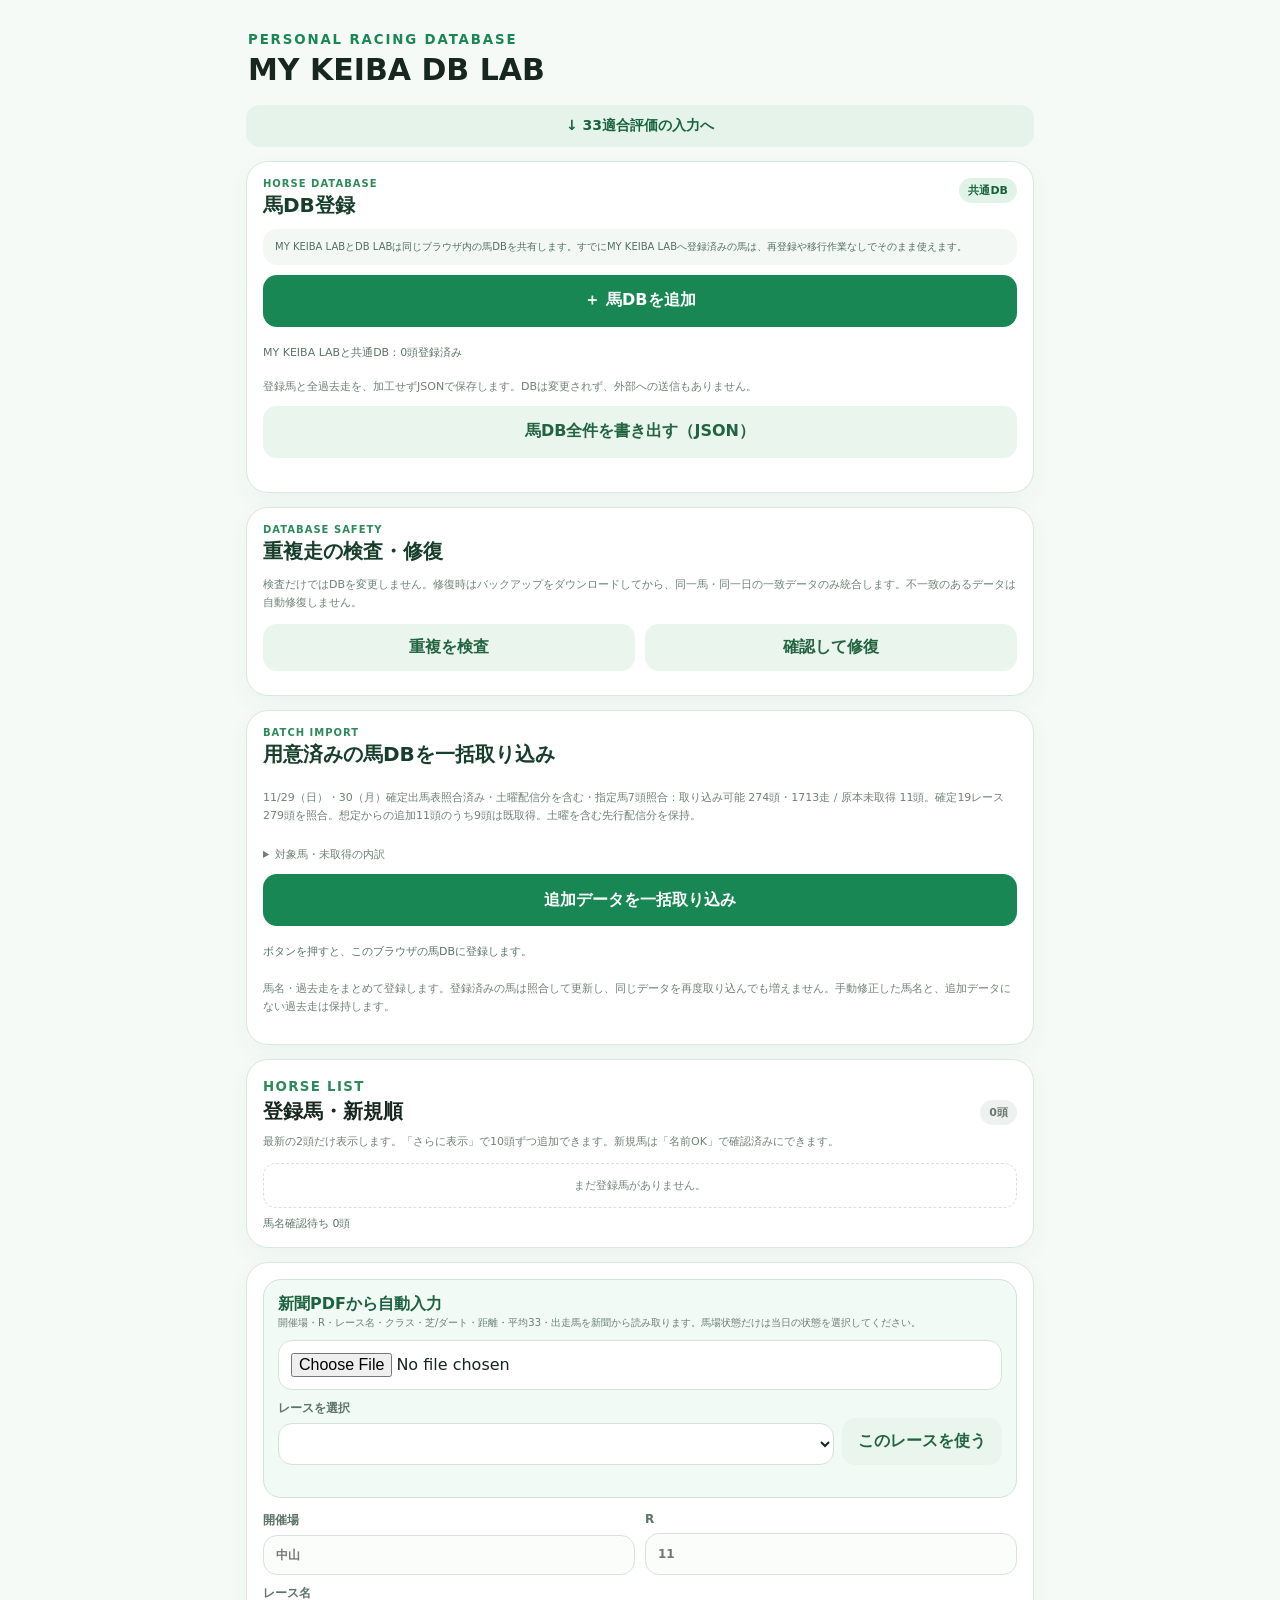
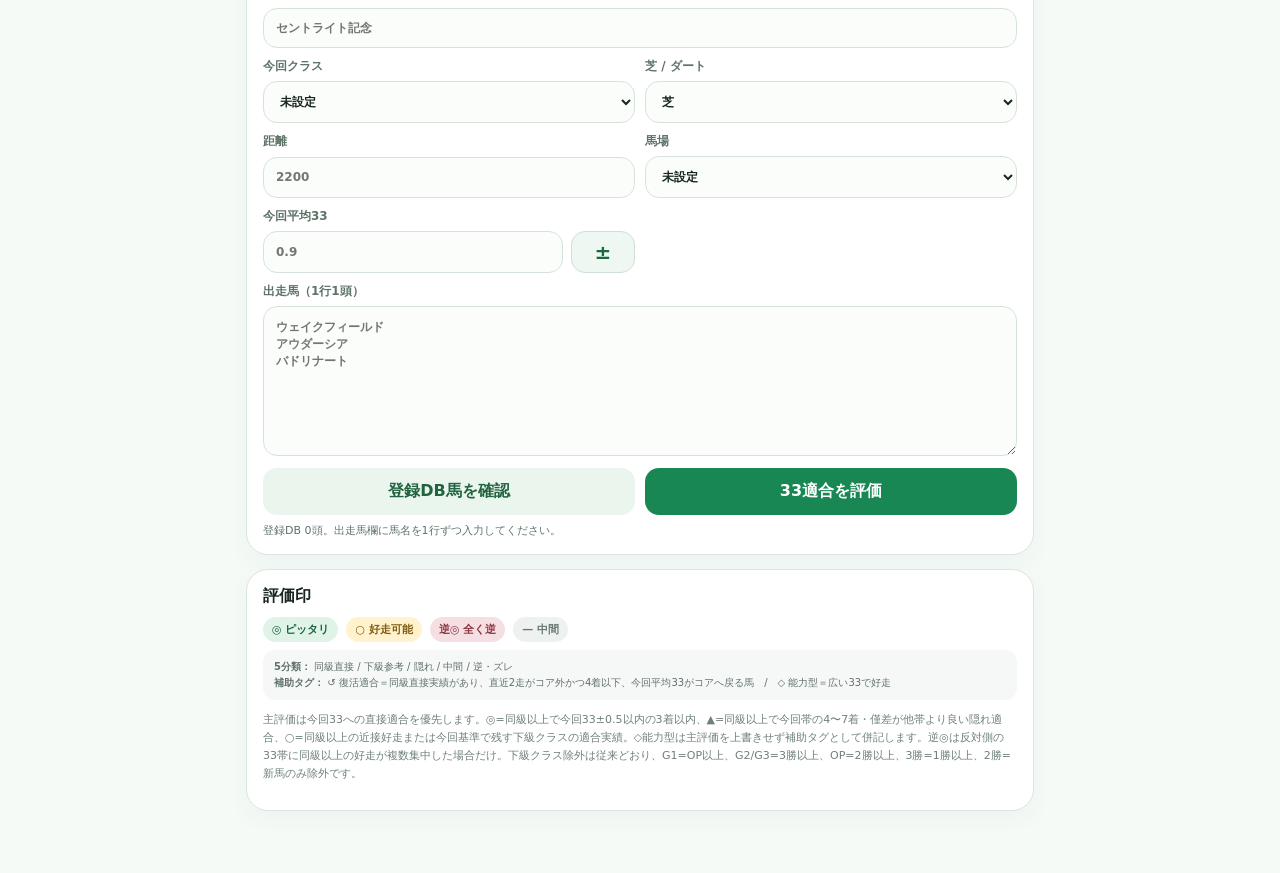
<file: db-lab/index.html>
<!doctype html>
<html lang="ja">
<head>
<meta charset="utf-8">
<meta name="viewport" content="width=device-width,initial-scale=1,viewport-fit=cover">
<title>MY KEIBA DB LAB</title>
<style>
:root{--g:#198754;--dg:#143d2b;--bg:#f5faf7;--line:#d8e8de;--mut:#6f8177;--card:#fff;--amber:#9a6810;--red:#9a3d48}
*{box-sizing:border-box}body{margin:0;font-family:system-ui,-apple-system,"Noto Sans JP",sans-serif;background:var(--bg);color:#17261f}.wrap{max-width:820px;margin:auto;padding:18px 16px 48px}.brand{padding:14px 2px 18px}.brand small{display:block;color:var(--g);font-weight:900;letter-spacing:.14em}.brand h1{margin:5px 0 0;font-size:30px}.card{background:var(--card);border:1px solid var(--line);border-radius:22px;padding:16px;margin:0 0 14px;box-shadow:0 8px 24px rgba(22,67,45,.04)}.grid{display:grid;grid-template-columns:1fr 1fr;gap:10px}.full{grid-column:1/-1}label{display:grid;gap:6px;font-size:12px;font-weight:800;color:#5d7468}input,select,textarea,button{font:inherit}input,select,textarea{width:100%;border:1px solid #d6e3db;border-radius:14px;padding:12px;background:#fbfdfb;color:#17261f}.signed-number{display:grid;grid-template-columns:minmax(0,1fr) 64px;gap:8px}.signed-number input{min-width:0}.sign-toggle{border:1px solid #cfe0d5;background:#eef7f1;color:#1d6841;border-radius:14px;padding:10px 8px;font-size:20px;line-height:1}textarea{min-height:150px;resize:vertical}button{border:0;border-radius:14px;padding:13px 16px;font-weight:900;cursor:pointer}.primary{background:var(--g);color:#fff}.secondary{background:#eaf5ee;color:#226340}.actions{display:grid;grid-template-columns:1fr 1fr;gap:10px;margin-top:12px}.note{font-size:11px;line-height:1.65;color:var(--mut)}.legend{display:flex;gap:8px;flex-wrap:wrap;margin-top:10px}.pill{display:inline-flex;align-items:center;padding:5px 9px;border-radius:999px;font-size:11px;font-weight:900}.p-perfect{background:#dff4e7;color:#17613a}.p-possible{background:#fff2cd;color:#805d11}.p-reverse{background:#f5dfe3;color:#8e3442}.p-mid{background:#edf1ef;color:#69776f}.result-head{display:flex;justify-content:space-between;align-items:end;gap:12px}.results{display:grid;gap:10px;margin-top:12px}.horse{border:1px solid #e2ebe6;border-radius:16px;padding:12px;background:#fff;display:grid;gap:6px}.horse-top{display:flex;justify-content:space-between;gap:10px;align-items:center}.horse b{font-size:15px}.horse small{color:var(--mut);line-height:1.55}.zone{font-weight:850;color:#315b46}.missing{color:#8a716f}.footerbar{position:sticky;bottom:8px;display:grid;grid-template-columns:1fr 1fr;gap:8px;margin-top:14px;padding:8px;background:rgba(245,250,247,.94);backdrop-filter:blur(10px);border-radius:18px}.status{font-size:11px;color:#5d7468;margin-top:8px}.pdfbox{display:grid;gap:10px;padding:14px;border:1px solid #cfe5d7;border-radius:18px;background:#f1faf4;margin-bottom:14px}.pdfbox strong{color:#1d6240}.pdfbox input[type=file]{background:#fff}.pdfrow{display:grid;grid-template-columns:1fr auto;gap:8px;align-items:end}.pdfrow select{background:#fff}.auto-note{font-size:10px;color:#6b7f73;line-height:1.5}.db-import{display:grid;gap:10px}.db-import-head{display:flex;align-items:flex-start;justify-content:space-between;gap:12px}.db-import-head small{display:block;color:#2d8a5b;font-weight:900;letter-spacing:.1em;font-size:10px}.db-import-head strong{display:block;margin-top:3px;font-size:20px;color:#173d2b}.db-import button{width:100%;min-height:52px}.shared{padding:10px 12px;border-radius:14px;background:#f4f8f5;color:#527064;font-size:10px;line-height:1.55}.db-manage-head{display:flex;align-items:end;justify-content:space-between;gap:10px}.db-manage-head h2{margin:3px 0 0;font-size:20px}.recent-list{display:grid;gap:8px;margin-top:12px}.recent-horse{border:1px solid #e2ebe6;border-radius:15px;padding:11px;background:#fff;display:grid;gap:8px}.recent-horse.pending{border-color:#e3c89b;background:#fffaf1}.recent-meta{display:flex;justify-content:space-between;gap:8px;align-items:center}.recent-meta small{font-size:9px;color:#77867e}.recent-edit{display:grid;grid-template-columns:minmax(0,1fr) auto;gap:8px}.recent-edit input{min-width:0}.recent-edit button{padding:10px 12px}.recent-badge{display:inline-flex;padding:3px 6px;border-radius:999px;background:#fff0c8;color:#825d08;font-size:9px;font-weight:900}.more-btn{width:100%;margin-top:10px}.empty-recent{padding:14px;border:1px dashed #d7e1da;border-radius:13px;text-align:center;color:#75837b;font-size:11px}@media(max-width:560px){.grid{grid-template-columns:1fr}.full{grid-column:auto}.brand h1{font-size:25px}.actions{grid-template-columns:1fr}.horse-top{align-items:flex-start}.pdfrow{grid-template-columns:1fr}.db-import-head{display:grid}.recent-edit{grid-template-columns:1fr}.recent-edit button{width:100%}}
 .quick-nav{display:flex;gap:10px;margin:0 0 14px}.quick-link{display:flex;align-items:center;justify-content:center;flex:1;padding:12px 10px;border-radius:14px;background:#e5f3ea;color:#18633c;font-size:14px;font-weight:900;text-decoration:none}.quick-link:focus-visible{outline:3px solid #198754;outline-offset:2px}#db33InputCard{scroll-margin-top:12px}.collapse-btn{width:100%;margin-top:8px}
</style>
</head>
<body>
<div class="wrap">
  <header class="brand"><small>PERSONAL RACING DATABASE</small><h1>MY KEIBA DB LAB</h1></header>
  <nav class="quick-nav" aria-label="ページ内移動"><a class="quick-link" href="#db33InputCard">↓ 33適合評価の入力へ</a></nav>

  <section class="card db-import">
    <div class="db-import-head"><div><small>HORSE DATABASE</small><strong>馬DB登録</strong></div><span class="pill p-perfect">共通DB</span></div>
    <div class="shared">MY KEIBA LABとDB LABは同じブラウザ内の馬DBを共有します。すでにMY KEIBA LABへ登録済みの馬は、再登録や移行作業なしでそのまま使えます。</div>
    <button id="horseDbAdd" class="primary" type="button">＋ 馬DBを追加</button>
    <input id="horseDbFiles" type="file" accept=".mht,.mhtml,.html,.htm,text/html,message/rfc822" multiple hidden>
    <div id="horseImportStatus" class="status"></div>
    <div class="note" style="margin-top:8px">登録馬と全過去走を、加工せずJSONで保存します。DBは変更されず、外部への送信もありません。</div>
    <button id="exportHorseDb" class="secondary" type="button">馬DB全件を書き出す（JSON）</button>
    <div id="horseExportStatus" class="status" role="status" aria-live="polite"></div>
  </section>

  <section class="card" aria-label="重複検査と修復">
    <div class="db-import-head"><div><small>DATABASE SAFETY</small><strong>重複走の検査・修復</strong></div></div>
    <p class="note">検査だけではDBを変更しません。修復時はバックアップをダウンロードしてから、同一馬・同一日の一致データのみ統合します。不一致のあるデータは自動修復しません。</p>
    <div class="actions"><button id="dupRepairScan" type="button" class="secondary">重複を検査</button><button id="dupRepairExecute" type="button" class="secondary" disabled>確認して修復</button></div>
    <div id="dupRepairStatus" class="status" role="status" aria-live="polite"></div>
  </section>

  <section class="card db-import" aria-label="一括取り込み">
    <div class="db-import-head"><div><small>BATCH IMPORT</small><strong>用意済みの馬DBを一括取り込み</strong></div></div>
    <p id="batchPreview" class="note">追加データを確認中…</p>
    <button id="batchImport" class="primary" type="button" disabled>追加データを一括取り込み</button>
    <div id="batchStatus" class="status" role="status" aria-live="polite"></div>
    <p class="note">馬名・過去走をまとめて登録します。登録済みの馬は照合して更新し、同じデータを再度取り込んでも増えません。手動修正した馬名と、追加データにない過去走は保持します。</p>
  </section>

  <section class="card" id="horseManageCard">
    <div class="db-manage-head"><div><small style="color:#2d8a5b;font-weight:900;letter-spacing:.1em">HORSE LIST</small><h2>登録馬・新規順</h2></div><span id="horseManageCount" class="pill p-mid">—頭</span></div>
    <p class="note" style="margin:8px 0 0">最新の2頭だけ表示します。「さらに表示」で10頭ずつ追加できます。新規馬は「名前OK」で確認済みにできます。</p>
    <div id="horseRecentList" class="recent-list"></div>
    <button id="horseShowMore" class="secondary more-btn" type="button" hidden>さらに表示</button>
    <button id="horseCollapse" class="secondary collapse-btn" type="button" hidden>2頭表示に戻す</button>
    <div id="horseManageStatus" class="status"></div>
  </section>

  <section class="card" id="db33InputCard">
    <div class="pdfbox">
      <div><strong>新聞PDFから自動入力</strong><div class="auto-note">開催場・R・レース名・クラス・芝/ダート・距離・平均33・出走馬を新聞から読み取ります。馬場状態だけは当日の状態を選択してください。</div></div>
      <input id="pdfInput" type="file" accept="application/pdf,.pdf">
      <div class="pdfrow" id="pdfRaceRow" hidden>
        <label>レースを選択<select id="pdfRaceSelect"></select></label>
        <button id="applyPdfRace" class="secondary" type="button">このレースを使う</button>
      </div>
      <div id="pdfStatus" class="status"></div>
    </div>

    <div class="grid">
      <label>開催場<input id="track" placeholder="中山"></label>
      <label>R<input id="raceNo" type="number" min="1" max="12" placeholder="11"></label>
      <label class="full">レース名<input id="raceName" placeholder="セントライト記念"></label>
      <label>今回クラス<select id="raceClass"><option value="">未設定</option><option value="1勝">1勝</option><option value="2勝">2勝</option><option value="3勝">3勝</option><option value="OP">OP/L</option><option value="G3">G3</option><option value="G2">G2</option><option value="G1">G1</option></select></label>
      <label>芝 / ダート<select id="surface"><option value="芝">芝</option><option value="ダート">ダート</option></select></label>
      <label>距離<input id="distance" type="number" step="100" placeholder="2200"></label>
      <label>馬場<select id="going"><option value="">未設定</option><option>良</option><option>稍重</option><option>重</option><option>不良</option></select></label>
      <label>今回平均33<div class="signed-number"><input id="avg33" type="number" step="0.1" placeholder="0.9"><button id="avg33Sign" class="sign-toggle" type="button" aria-label="今回平均33の符号を反転" title="＋/−を切り替え">±</button></div></label>
      <label class="full">出走馬（1行1頭）<textarea id="horses" placeholder="ウェイクフィールド&#10;アウダーシア&#10;バドリナート"></textarea></label>
    </div>
    <div class="actions"><button id="loadDb" class="secondary">登録DB馬を確認</button><button id="judge" class="primary">33適合を評価</button></div>
    <div id="dbStatus" class="status"></div>
  </section>

  <section class="card">
    <strong>評価印</strong>
    <div class="legend">
      <span class="pill p-perfect">◎ ピッタリ</span>
      <span class="pill p-possible">○ 好走可能</span>
      <span class="pill p-reverse">逆◎ 全く逆</span>
      <span class="pill p-mid">— 中間</span>
    </div>
    <p class="note">主評価は今回33への直接適合を優先します。◎=同級以上で今回33±0.5以内の3着以内、▲=同級以上で今回帯の4〜7着・僅差が他帯より良い隠れ適合、○=同級以上の近接好走または今回基準で残す下級クラスの適合実績。◇能力型は主評価を上書きせず補助タグとして併記します。逆◎は反対側の33帯に同級以上の好走が複数集中した場合だけ。下級クラス除外は従来どおり、G1=OP以上、G2/G3=3勝以上、OP=2勝以上、3勝=1勝以上、2勝=新馬のみ除外です。</p>
  </section>

  <section class="card" id="resultCard" hidden>
    <div class="result-head"><div><small style="color:#2d8a5b;font-weight:900;letter-spacing:.1em">DB33 RESULT</small><h2 style="margin:3px 0 0">適合評価</h2></div><span id="count" class="pill p-mid"></span></div>
    <div id="results" class="results"></div>
    <div class="footerbar"><button id="saveResult" class="secondary">MY KEIBA用に保存</button><button id="copyResult" class="primary">結果をコピー</button></div>
    <div id="saveStatus" class="status"></div>
  </section>
</div>
<script src="./db-start.js?v=20261113-compact-list"></script>
<script>
(() => {
  const input = document.getElementById('avg33');
  const button = document.getElementById('avg33Sign');
  if (!input || !button) return;

  button.addEventListener('click', () => {
    const raw = String(input.value || '').trim();
    if (!raw) {
      input.focus();
      return;
    }
    const value = Number(raw);
    if (!Number.isFinite(value)) {
      input.focus();
      return;
    }
    input.value = String(value === 0 ? 0 : -value);
    input.dispatchEvent(new Event('input', { bubbles: true }));
    input.dispatchEvent(new Event('change', { bubbles: true }));
    input.focus();
  });
})();
</script>
</body>
</html>
</file>
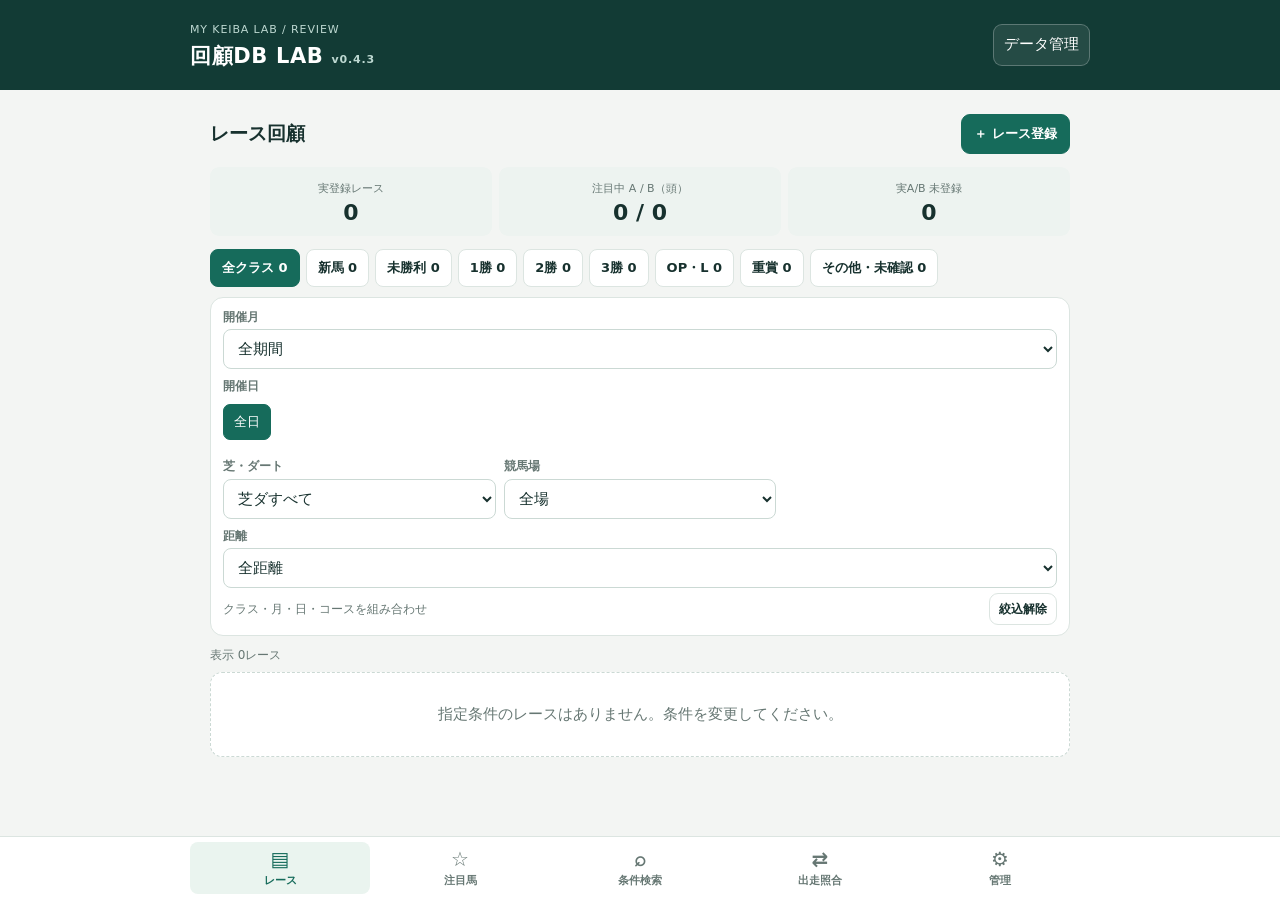
<file: kaiko-db-lab/index.html>
<!doctype html>
<html lang="ja"><head><meta charset="utf-8"><meta name="viewport" content="width=device-width,initial-scale=1,viewport-fit=cover"><meta name="theme-color" content="#123b35"><title>回顧DB LAB</title><link rel="manifest" href="./manifest.webmanifest"><link rel="icon" type="image/png" href="./icon-192.png"><link rel="apple-touch-icon" href="./icon-192.png">
<style>
:root{--bg:#f3f5f3;--paper:#fff;--ink:#17312e;--muted:#667773;--line:#dce5e1;--accent:#166b5b;--dark:#123b35;--amber:#a65c13;--red:#a73d37;--soft:#eaf4ef}*{box-sizing:border-box}body{margin:0;background:var(--bg);color:var(--ink);font:15px/1.55 system-ui,-apple-system,"Noto Sans",sans-serif}button,input,select,textarea{font:inherit}button{cursor:pointer}header{background:var(--dark);color:white;padding:17px max(16px,calc((100vw - 900px)/2));display:flex;align-items:center;justify-content:space-between;gap:12px}header h1{font-size:21px;margin:0;letter-spacing:.03em}header small{color:#bdd8d1;font-size:11px;letter-spacing:.08em}header button{background:#ffffff15;color:white;border:1px solid #ffffff40;border-radius:9px;padding:8px 10px;white-space:nowrap}main{max-width:900px;margin:auto;padding:14px 14px 95px}h2{font-size:19px;margin:0}h3{font-size:15px;margin:0 0 8px}p{margin:7px 0}.muted,small{color:var(--muted);font-size:12px}.bar,.row{display:flex;align-items:center;gap:8px}.bar{justify-content:space-between;margin:4px 0 13px}.wrap{flex-wrap:wrap}.grow{flex:1;min-width:0}.card{background:var(--paper);border:1px solid var(--line);border-radius:13px;padding:14px;margin:0 0 10px}.card.compact{padding:11px 13px}.demo{background:#fff9e9;border:1px solid #edddb3;color:#75541c;padding:9px 12px;border-radius:10px;font-size:12px;margin-bottom:12px}.stats{display:grid;grid-template-columns:repeat(3,minmax(0,1fr));gap:7px;margin:10px 0}.stat{background:#edf3f0;border-radius:9px;padding:9px 7px;text-align:center}.stat b{display:block;font-size:22px;line-height:1.25;font-variant-numeric:tabular-nums}.stat span{font-size:11px;color:var(--muted)}.btn{border:1px solid var(--line);background:white;color:var(--ink);border-radius:9px;padding:9px 12px;font-weight:650;font-size:13px;min-height:40px}.btn.primary{background:var(--accent);border-color:var(--accent);color:white}.btn.danger{color:var(--red)}.btn.small{min-height:32px;padding:5px 9px;font-size:12px}.btn.full{width:100%}.tag{display:inline-block;border-radius:5px;padding:2px 7px;background:#e8eeeb;font-size:11px;font-weight:600;margin:2px 4px 2px 0}.tag.a{background:#f9e5e3;color:var(--red)}.tag.b{background:#fff0d9;color:var(--amber)}.tag.c{background:#e8eeeb;color:#52635e}.tag.good{background:#e0f0e7;color:#176349}.tag.demoTag{background:#fff1cc;color:#805d12}.name{font-size:16px;font-weight:750;overflow-wrap:anywhere}.date{font-size:11px;color:var(--muted);font-variant-numeric:tabular-nums}.rule{border-top:1px solid var(--line);margin:11px 0}.racebutton{width:100%;text-align:left;border:1px solid var(--line);color:var(--ink);background:white;border-radius:12px;padding:12px;margin-bottom:9px}.racebutton:active{background:var(--soft)}.chev{font-size:20px;color:var(--muted)}.note{background:#f5f8f6;padding:9px;border-radius:7px;font-size:13px;margin-top:8px;white-space:pre-wrap;overflow-wrap:anywhere}.fields{display:grid;grid-template-columns:repeat(2,minmax(0,1fr));gap:10px}.fields .wide{grid-column:1/-1}label{display:block;font-size:12px;font-weight:650;color:var(--muted);margin:0 0 3px}input,select,textarea{border:1px solid #cbd9d4;border-radius:8px;background:white;color:var(--ink);padding:9px 10px;width:100%;min-width:0}textarea{resize:vertical;min-height:68px}input:focus,select:focus,textarea:focus{outline:2px solid #89c1b2;outline-offset:1px}input[type=checkbox]{width:17px;height:17px;accent-color:var(--accent);flex:none}.checks{display:flex;flex-wrap:wrap;gap:5px}.checks label{display:flex;align-items:center;gap:4px;padding:6px 8px;background:#f5f8f6;border:1px solid var(--line);border-radius:7px;color:var(--ink);font-size:12px}.nav{position:fixed;bottom:0;left:0;right:0;background:white;border-top:1px solid var(--line);display:flex;justify-content:center;padding:5px 4px max(6px,env(safe-area-inset-bottom));z-index:5}.nav button{flex:1;max-width:180px;border:0;background:none;color:var(--muted);padding:5px 2px;font-size:11px;font-weight:650;border-radius:8px}.nav button.active{background:var(--soft);color:var(--accent)}.nav span{display:block;font-size:20px;line-height:1.25}.empty{text-align:center;padding:30px 12px;color:var(--muted);background:white;border:1px dashed #cbd9d4;border-radius:12px}.plot{width:100%;height:auto;display:block}.toast{position:fixed;bottom:75px;left:50%;transform:translateX(-50%);background:var(--dark);color:white;border-radius:8px;padding:9px 14px;z-index:15;max-width:92vw;font-size:13px;box-shadow:0 4px 18px #0002}.detailgrid{display:grid;grid-template-columns:repeat(2,minmax(0,1fr));gap:6px 10px;font-size:12px}.detailgrid b{display:block;font-size:14px;color:var(--ink);font-weight:650}.detailgrid div{color:var(--muted)}.actions{display:flex;flex-wrap:wrap;gap:7px;margin-top:12px}.dangertext{color:var(--red)}.right{margin-left:auto}.mono{font-variant-numeric:tabular-nums}details summary{cursor:pointer;font-weight:650;color:var(--accent);font-size:13px}details[open] summary{margin-bottom:8px}.subhead{margin:17px 0 8px;display:flex;justify-content:space-between;align-items:center} .seg{display:flex;gap:5px;flex-wrap:wrap;margin-bottom:10px}.seg button{border:1px solid var(--line);background:white;color:var(--muted);border-radius:8px;padding:7px 10px;font-size:12px}.seg button.on{background:var(--dark);color:white;border-color:var(--dark)}@media(min-width:700px){main{padding:20px 20px 100px}.fields{grid-template-columns:repeat(3,minmax(0,1fr))}.desktop2{display:grid;grid-template-columns:1fr 1fr;gap:10px}}@media(max-width:380px){.card{padding:11px}.btn{padding:8px}.fields{gap:7px}.name{font-size:15px}}
.classTabs{display:flex;gap:6px;overflow-x:auto;padding:3px 0 10px;scrollbar-width:thin}.classTabs button{flex:0 0 auto;white-space:nowrap;border:1px solid var(--line);border-radius:8px;background:white;color:var(--ink);padding:8px 11px;font-size:13px;font-weight:650}.classTabs button.on{background:var(--accent);color:white;border-color:var(--accent)}.benchTable{width:100%;border-collapse:collapse;font-size:13px;font-variant-numeric:tabular-nums;margin:6px 0}.benchTable th,.benchTable td{padding:8px 4px;text-align:right;border-bottom:1px solid var(--line);white-space:nowrap}.benchTable th:first-child,.benchTable td:first-child{text-align:left}.benchTable th{font-size:11px;color:var(--muted)}.benchFast{color:#176b5b;font-weight:750}.benchSlow{color:#a73d37;font-weight:750}.benchGroup{border-top:1px solid var(--line);padding-top:12px;margin-top:10px}.biasFlag{display:inline-block;background:#fff3dc;color:#855315;border:1px solid #e7c88d;border-radius:6px;font-size:12px;font-weight:750;padding:3px 7px;margin:3px 4px 2px 0}.biasPanel{border-left:3px solid #b5802b;background:#fffbf1;border-radius:7px;padding:10px 11px;margin:10px 0;color:var(--ink)}.biasPanel h3{margin:0 0 3px}.biasNote{white-space:pre-wrap;overflow-wrap:anywhere;font-size:13px;margin:4px 0}.raceFilters{padding:10px 12px;margin-bottom:10px}.raceFilters .fields{gap:8px}.raceFilters label{font-size:12px}.raceFilters select{width:100%;min-width:0}.dayTabs{display:flex;gap:6px;overflow:auto;padding:5px 0 9px;scrollbar-width:thin}.dayTabs button{flex:0 0 auto;white-space:nowrap;padding:7px 10px;border:1px solid var(--line);background:white;color:var(--ink);border-radius:7px;font-size:13px}.dayTabs button.on{background:var(--accent);color:white;border-color:var(--accent)}.dayHeading{font-size:13px;font-weight:700;color:var(--muted);padding:8px 2px 5px}.historyDetails{margin-top:10px;border-top:1px solid var(--line);padding-top:8px}.historyDetails summary,.watchEditor summary{cursor:pointer;color:var(--accent);font-size:13px;font-weight:700;padding:6px 0}.historyDetails .card{margin:7px 0;padding:10px;box-shadow:none;background:#fcfdfc}.watchEditor{margin-top:8px;border-top:1px solid var(--line);padding-top:5px}.watchEditor textarea{min-height:52px}.watchArchive{background:#eef0ef;color:#586862}.watchCurrent{background:#e0f0e7;color:#176349}.instructionBox{white-space:pre-wrap;font-size:13px;line-height:1.65;resize:vertical}.watchSummary{overflow-wrap:anywhere}.watchCount{font-size:12px;color:var(--muted);margin:6px 0}.netList{max-height:280px;overflow:auto}.netList div{padding:7px 0;border-bottom:1px solid var(--line)}.filtersReset{display:flex;justify-content:space-between;align-items:center;margin-top:5px}</style></head><body><header><div><small>MY KEIBA LAB / REVIEW</small><h1>回顧DB LAB <small>v0.4.3</small></h1></div><button onclick="go('data')">データ管理</button></header><main id="app"></main><nav class="nav" id="nav"></nav><div id="toast" hidden class="toast" role="status"></div><script>
'use strict';
const KEY='kaiko_db_lab_v01', SCHEMA='KAIKO_DB_LAB_V1';
const TAGS=['33不一致','位置不利','追走負荷','仕掛け不利','瞬発力負け','馬場不利','出遅れ','前詰まり','接触','外回し','条件不一致','能力克服','展開恩恵'];
const SOURCES=['数値のみ','映像確認済','コメント確認済','映像・コメント確認済','未確認'];
const PLACES=['札幌','函館','福島','新潟','東京','中山','中京','京都','阪神','小倉'];
const DISTS=[1000,1150,1200,1300,1400,1500,1600,1700,1800,1900,2000,2100,2200,2300,2400,2500,2600,3000,3200,3400,3600];
let db=[],storageOK=true;try{const raw=localStorage.getItem(KEY);db=raw?JSON.parse(raw):[];if(!Array.isArray(db))throw Error('DB形式異常')}catch(e){db=[];storageOK=false}
let raceClassTab='all',raceMonth='',raceDay='',raceSurface='',racePlace='',raceDistance='';let horseMode='active',horseQuery='',matchHistory=false;let page='races',activeId=null,gradeFilter='AB',searchState={biasTag:'',raceClass:'',q:'',surface:'',distance:'',place:'',grade:'AB',tags:[],mode:'all',registered:'',evidence:'',start:'',end:''},matchText='',importText='';
const $=id=>document.getElementById(id), esc=x=>String(x??'').replace(/[&<>"']/g,c=>({'&':'&amp;','<':'&lt;','>':'&gt;','"':'&quot;',"'":'&#39;'}[c]));
const fmt=n=>n===null||n===undefined||n===''||!Number.isFinite(Number(n))?'—':(Number(n)>0?'+':'')+Number(n).toFixed(1);const num=v=>v===''||v===null||v===undefined?null:Number(v);const norm=s=>String(s??'').normalize('NFKC').replace(/[\s　]/g,'').trim();
const raceId=r=>`${r.date}|${r.place}|${Number(r.number)}`;const all=()=>[...db].sort((a,b)=>b.date.localeCompare(a.date)||a.place.localeCompare(b.place)||a.number-b.number);const find=id=>all().find(r=>r.id===id);const flat=()=>all().flatMap(r=>r.horses.map(h=>({r,h})));const sum33=l=>Array.isArray(l)&&l.length===6&&l.every(x=>x!==null&&x!==''&&Number.isFinite(Number(x)))?Math.round((l.slice(0,3).reduce((s,v)=>s+Number(v),0)-l.slice(3).reduce((s,v)=>s+Number(v),0))*10)/10:null;
function save(){try{localStorage.setItem(KEY,JSON.stringify(db));storageOK=true;return true}catch(e){storageOK=false;toast('端末への保存に失敗。データ管理からJSONを保存してください。');return false}}
let tt;function toast(t){let el=$('toast');el.textContent=t;el.hidden=false;clearTimeout(tt);tt=setTimeout(()=>el.hidden=true,3400)}
function go(p){page=p;activeId=null;if(p==='horses'||p==='races')gradeFilter=p==='horses'&&horseMode==='archive'?'all':'AB';render();window.scrollTo(0,0)}function openRace(id){activeId=id;page='detail';gradeFilter='AB';render();window.scrollTo(0,0)}
function render(){const tabs=[['races','▤','レース'],['horses','☆','注目馬'],['search','⌕','条件検索'],['match','⇄','出走照合'],['data','⚙','管理']];$('nav').innerHTML=tabs.map(([p,i,t])=>`<button class="${page===p||(page==='detail'||page==='raceform'||page==='horseform')&&p==='races'?'active':''}" onclick="go('${p}')"><span>${i}</span>${t}</button>`).join('');const f={races:raceList,detail:raceDetail,horses:horseList,search:searchPage,match:matchPage,data:dataPage,raceform:raceForm,horseform:horseForm}[page];$('app').innerHTML=(!storageOK?'<div class="demo">端末保存に問題があります。JSONバックアップをご利用ください。</div>':'')+f();}
const demoTag=r=>r.demo?'<span class="tag demoTag">架空例</span>':'';const grade=h=>`<span class="tag ${esc((h.grade||'C').toLowerCase())}">${esc(h.grade||'C')}</span>`;const tags=h=>(h.tags||[]).map(t=>`<span class="tag">${esc(t)}</span>`).join('');const course=r=>`${esc(r.place)} ${esc(r.number)}R　${esc(r.surface)}${esc(r.distance)}m`;
function raceList(){let list=filteredRaces(),real=db.flatMap(r=>r.horses).filter(isWatching),unique=groupHorses(db.flatMap(r=>r.horses.map(h=>({r,h}))).filter(({h})=>isWatching(h)));return `<div class="bar"><h2>レース回顧</h2><button class="btn primary" onclick="editRace()">＋ レース登録</button></div><div class="stats"><div class="stat"><span>実登録レース</span><b>${db.length}</b></div><div class="stat"><span>注目中 A / B（頭）</span><b>${unique.filter(g=>g.items.some(x=>x.h.grade==='A')).length} / ${unique.filter(g=>!g.items.some(x=>x.h.grade==='A')).length}</b></div><div class="stat"><span>実A/B 未登録</span><b>${new Set(real.filter(h=>['A','B'].includes(h.grade)&&!h.registered).map(h=>norm(h.name))).size}</b></div></div>${classTabs()}${raceFilters()}<p class="muted">表示 ${list.length}レース</p>${list.length?list.map((r,i)=>`${raceDay==='all'&&(i===0||list[i-1].date!==r.date)?`<div class="dayHeading">${esc(r.date)}</div>`:''}<button class="racebutton" onclick="openRace(${arg(r.id)})"><div class="row"><div class="grow"><div class="date">${esc(r.date)}　${demoTag(r)} ${esc(r.reviewStatus||'未確認')}</div><div class="name">${course(r)}</div><div class="muted">${esc(r.name||'')} ${esc(r.raceClass||'')}　${esc(r.going||'')}</div></div><div class="chev">›</div></div><div class="row wrap" style="margin-top:8px"><span class="tag">実33 ${fmt(r.actual)}</span><span class="tag">予測 ${fmt(r.predicted)}</span>${benchMini(r)}${biasChips(r)}<span class="tag a">A ${r.horses.filter(h=>h.grade==='A'&&isWatching(h)).length}</span><span class="tag b">B ${r.horses.filter(h=>h.grade==='B'&&isWatching(h)).length}</span><span class="muted right">記録 ${r.horses.length}/${r.fieldSize||'?'}</span></div></button>`).join(''):'<div class="empty">指定条件のレースはありません。条件を変更してください。</div>'}`}
const CLASS_TABS=[['all','全クラス'],['新馬','新馬'],['未勝利','未勝利'],['1勝','1勝'],['2勝','2勝'],['3勝','3勝'],['OP/L','OP・L'],['重賞','重賞'],['その他','その他・未確認']];
function classGroup(c){let t=norm(c).toUpperCase();if(/(?:J[・.])?G(?:[123]|III|II|I)(?![A-Z])|重賞|グレード|JPN[123]/.test(t))return '重賞';if(/未勝利/.test(t))return '未勝利';if(/新馬/.test(t))return '新馬';if(/3勝|1600万/.test(t))return '3勝';if(/2勝|1000万/.test(t))return '2勝';if(/1勝|500万/.test(t))return '1勝';if(/オープン|リステッド|OP|^L$|\(L\)|・L|･L/.test(t))return 'OP/L';return 'その他'}
function classOK(r,c){return !c||c==='all'||classGroup(r.raceClass)===c}
function raceBase(){return all().filter(r=>classOK(r,raceClassTab))}
function monthsOf(rows){return [...new Set(rows.map(r=>r.date.slice(0,7)))].sort().reverse()}
function datesOf(rows,m){return [...new Set(rows.filter(r=>m==='all'||r.date.startsWith(m+'-')).map(r=>r.date))].sort().reverse()}
function normalizeRaceDates(rows){let months=monthsOf(rows);if(raceMonth!=='all'&&!months.includes(raceMonth))raceMonth=months[0]||'all';let dates=datesOf(rows,raceMonth);if(raceDay!=='all'&&!dates.includes(raceDay))raceDay=dates[0]||'all';return {months,dates}}
function filteredRaces(){let rows=raceBase();normalizeRaceDates(rows);return rows.filter(r=>(raceMonth==='all'||r.date.startsWith(raceMonth+'-'))&&(raceDay==='all'||r.date===raceDay)&&(!raceSurface||r.surface===raceSurface)&&(!racePlace||r.place===racePlace)&&(!raceDistance||Number(r.distance)===Number(raceDistance)))}
function setClass(v){raceClassTab=v;render()}
function setRaceMonth(v){raceMonth=v;raceDay=v==='all'?'all':'';render()}
function raceFilters(){let rows=raceBase(),{months,dates}=normalizeRaceDates(rows);let monthOpts=[...months.map(m=>[m,m.slice(0,4)+'年'+Number(m.slice(5))+'月']),['all','全期間']];let dayOpts=[['all','全日'],...dates.map(d=>[d,d.slice(5).replace('-','/')])];return '<div class="card raceFilters"><div class="fields"><div class="wide"><label>開催月</label><select aria-label="開催月" onchange="setRaceMonth(this.value)">'+opts(monthOpts,raceMonth)+'</select></div><div class="wide"><label>開催日</label><div class="dayTabs" role="group" aria-label="開催日">'+dayOpts.map(([v,t])=>'<button class="'+(raceDay===v?'on':'')+'" aria-pressed="'+(raceDay===v)+'" onclick="raceDay='+arg(v)+';render()">'+esc(t)+'</button>').join('')+'</div></div><div><label>芝・ダート</label><select onchange="raceSurface=this.value;render()">'+opts([['','芝ダすべて'],'芝','ダート'],raceSurface)+'</select></div><div><label>競馬場</label><select onchange="racePlace=this.value;render()">'+opts([['','全場'],...PLACES],racePlace)+'</select></div><div class="wide"><label>距離</label><select onchange="raceDistance=this.value;render()">'+opts([['','全距離'],...[...new Set([...DISTS,...rows.map(r=>Number(r.distance))])].sort((a,b)=>a-b).map(d=>[d,d+'m'])],raceDistance)+'</select></div></div><div class="filtersReset"><small>クラス・月・日・コースを組み合わせ</small><button class="btn small" onclick="raceSurface=\'\';racePlace=\'\';raceDistance=\'\';raceMonth=\'\';raceDay=\'\';render()">絞込解除</button></div></div>'}
function classTabs(){return '<div class="classTabs" role="group" aria-label="クラス別">'+CLASS_TABS.map(([v,t])=>'<button type="button" class="'+(raceClassTab===v?'on':'')+'" aria-pressed="'+(raceClassTab===v)+'" onclick="setClass('+arg(v)+')">'+esc(t)+' '+all().filter(r=>classOK(r,v)).length+'</button>').join('')+'</div>'}
const BENCH_KEYS=['timeBase','timeActual','front3Base','front3Actual','front5Base','front5Actual','front6Base','front6Actual','frontOtherMeters','frontOtherBase','frontOtherActual','last3Base','last3Actual'];
function parseTime(x){if(x===null||x===undefined||String(x).trim()==='')return null;let t=String(x).normalize('NFKC').trim();let m=t.match(/^(\d+)[.:](\d{1,2})[.](\d+)$/);if(m){if(Number(m[2])>=60)return NaN;return Number(m[1])*60+Number(m[2]+'.'+m[3])}m=t.match(/^(\d+):(\d{1,2}(?:\.\d+)?)$/);if(m)return Number(m[2])<60?Number(m[1])*60+Number(m[2]):NaN;if(!/^\d+(?:\.\d+)?$/.test(t))return NaN;return Number(t)}
function timeText(n,total=false){if(n===null||n===undefined||n===''||!Number.isFinite(Number(n)))return '—';n=Number(n);if(total){let tenths=Math.round(n*10),min=Math.floor(tenths/600),sec=(tenths%600)/10;return min+':'+sec.toFixed(1).padStart(4,'0')}return n.toFixed(1)}
function timeDiff(a,b){return a==null||a===''||b==null||b===''||!Number.isFinite(Number(a))||!Number.isFinite(Number(b))?null:Math.round((Number(a)-Number(b))*10)/10}
function benchMini(r){let n=timeDiff(r.timeActual,r.timeBase);return n===null?'':'<span class="tag">時計差 '+fmt(n)+'秒</span>'}
function benchRows(r){let rows=[['走破タイム',r.timeBase,r.timeActual,true],['前半3F',r.front3Base,r.front3Actual,false],['前半5F',r.front5Base,r.front5Actual,false]];if(r.front6Base!=null||r.front6Actual!=null)rows.push(['旧・前半6F',r.front6Base,r.front6Actual,false]);if(r.frontOtherMeters||r.frontOtherBase!=null||r.frontOtherActual!=null)rows.push(['前半'+(r.frontOtherMeters?esc(r.frontOtherMeters)+'m':'（区間未確認）'),r.frontOtherBase,r.frontOtherActual,false]);rows.push(['上がり3F',r.last3Base,r.last3Actual,false]);return rows}
function benchPanel(r){return '<div class="benchGroup"><h3>新聞基準タイム比較</h3><p class="muted">良馬場平均等の新聞記載値。差＝実測−基準（秒）。マイナスは速い。空欄は未確認。</p><table class="benchTable"><thead><tr><th>区間</th><th>新聞基準</th><th>実測</th><th>差（秒）</th></tr></thead><tbody>'+benchRows(r).map(([label,b,a,total])=>{let d=timeDiff(a,b);return '<tr><td>'+label+'</td><td>'+timeText(b,total)+'</td><td>'+timeText(a,total)+'</td><td class="'+(d<0?'benchFast':d>0?'benchSlow':'')+'">'+fmt(d)+'</td></tr>'}).join('')+'</tbody></table>'+(r.benchSource?'<p class="muted">出典・条件：'+esc(r.benchSource)+'</p>':'')+'</div>'}
function readBench(raw){let out={};for(let k of BENCH_KEYS){if(!Object.prototype.hasOwnProperty.call(raw,k))continue;let n=parseTime(raw[k]);if(n!==null&&(!Number.isFinite(n)||n<=0))throw Error('基準・実測タイムは正の数値で入力してください：'+k);out[k]=n}if(out.frontOtherMeters!=null&&(!Number.isInteger(out.frontOtherMeters)||out.frontOtherMeters>=Number(raw.distance)||[600].includes(out.frontOtherMeters)))throw Error('その他前半区間は距離未満のm数を指定（600mは専用欄）');if((out.frontOtherBase!=null||out.frontOtherActual!=null)&&!out.frontOtherMeters)throw Error('その他前半タイムには対象区間mを指定してください');if(Object.hasOwn(raw,'benchSource'))out.benchSource=String(raw.benchSource??'');return out}
function benchFields(r){let f=(label,key)=>field(label,key,r[key],'text',false,'inputmode="decimal" placeholder="秒 または 1:45.3"');return '<div class="wide benchGroup"><h3>新聞基準タイム比較</h3><p class="muted">新聞にある値のみ入力。前半3F・5F以外は区間mを指定。走破時計は105.3／1:45.3／1.45.3に対応。</p></div>'+f('基準走破タイム','timeBase')+f('実測走破タイム','timeActual')+f('基準前半3F','front3Base')+f('実測前半3F','front3Actual')+f('基準前半5F（1000m）','front5Base')+f('実測前半5F（1000m）','front5Actual')+(r.front6Base!=null||r.front6Actual!=null?f('旧登録・基準前半6F','front6Base')+f('旧登録・実測前半6F','front6Actual'):'')+field('その他前半区間（m）','frontOtherMeters',r.frontOtherMeters,'number',true,'min="1" step="1" placeholder="例：1100"')+f('その他前半・基準','frontOtherBase')+f('その他前半・実測','frontOtherActual')+f('基準上がり3F','last3Base')+f('実測上がり3F','last3Actual')+field('新聞出典・基準条件','benchSource',r.benchSource,'text',true,'placeholder="鈴木ショータ新聞・良馬場平均"')}
const BIAS_TAGS=['前有利','差し有利','内有利','外有利','外差し有利','内前有利','内差し有利','外前有利'];
const BIAS_SCHEMA='KAIKO_BIAS_UPDATE_V1';
const biasTemplate={schema:BIAS_SCHEMA,updates:[{date:'YYYY-MM-DD',place:'福島',number:11,userBiasTags:['前有利','内有利'],userBiasNote:''}]};
function biasTags(r){return Array.isArray(r.userBiasTags)?r.userBiasTags.filter(t=>BIAS_TAGS.includes(t)):[]}
function biasChips(r){return biasTags(r).map(t=>'<span class="biasFlag">'+esc(t)+'</span>').join('')}
function biasPanel(r){let chips=biasChips(r);return chips||r.userBiasNote?'<div class="biasPanel"><h3>顕著な馬場バイアス <small>ユーザー指定</small></h3>'+chips+(r.userBiasNote?'<div class="biasNote">'+esc(r.userBiasNote)+'</div>':'')+'</div>':'<div class="muted" style="margin:9px 0">顕著な馬場バイアス（ユーザー指定）：未登録</div>'}
function biasFields(r){return '<div class="wide benchGroup"><h3>顕著な馬場バイアス（ユーザー指定）</h3><p class="muted">明示された傾向だけ選択。複数可。未選択は未登録であり、フラットとは限りません。</p><div class="checks">'+BIAS_TAGS.map(t=>'<label><input type="checkbox" name="userBiasTags" value="'+esc(t)+'" '+(biasTags(r).includes(t)?'checked':'')+'>'+esc(t)+'</label>').join('')+'</div></div>'+area('対象範囲・補足（任意）','userBiasNote',r.userBiasNote,'placeholder="例：当日の芝、午後のみ。内を通った先行馬が顕著に有利。"')}
function checkedBias(raw){if(!Array.isArray(raw)||raw.some(t=>!BIAS_TAGS.includes(t)))throw Error('馬場バイアスのタグを確認してください');return [...new Set(raw)]}
function biasDraft(v,base){if(!Array.isArray(v.updates)||!v.updates.length)throw Error('updates配列が必要です');let draft=JSON.parse(JSON.stringify(base)),seen=new Set();for(let p of v.updates){if(!p||!/^\d{4}-\d{2}-\d{2}$/.test(p.date)||!PLACES.includes(p.place)||!Number.isInteger(Number(p.number))||Number(p.number)<1||Number(p.number)>12)throw Error('対象の開催日・競馬場・Rを指定してください');let id=raceId(p),r=draft.find(x=>x.id===id);if(!r)throw Error('未登録レース：'+id);if(seen.has(id))throw Error('対象レース重複：'+id);seen.add(id);r.userBiasTags=checkedBias(p.userBiasTags);if(Object.hasOwn(p,'userBiasNote'))r.userBiasNote=String(p.userBiasNote??'')}return draft}
function importBias(v){let draft=biasDraft(v,db);if(!confirm(v.updates.length+'レースのユーザー指定馬場バイアスだけを更新しますか？'))return;db=draft;save();importText='';go('races');toast('馬場バイアスを更新しました')}
function arg(s){return esc(JSON.stringify(s))}
function plot(l){if(sum33(l)===null)return '<div class="muted">ラスト6Fのラップ未登録</div>';let lo=Math.floor(Math.min(...l)*2)/2,hi=Math.ceil(Math.max(...l)*2)/2;if(hi===lo)hi=lo+.5;const x=i=>42+i*51,y=v=>25+(hi-v)/(hi-lo)*78;return `<svg class="plot" viewBox="0 0 320 128" role="img" aria-label="ラスト6Fラップグラフ"><rect x="25" y="10" width="150" height="100" rx="5" fill="#e9f3ee"/><rect x="177" y="10" width="136" height="100" rx="5" fill="#fbf1de"/>${[lo,(lo+hi)/2,hi].map(v=>`<line x1="27" x2="307" y1="${y(v)}" y2="${y(v)}" stroke="#c6d5ce" stroke-dasharray="3 3"/><text x="22" y="${y(v)+3}" fill="#667773" font-size="9" text-anchor="end">${v.toFixed(1)}</text>`).join('')}<polyline points="${l.map((v,i)=>`${x(i)},${y(v)}`).join(' ')}" stroke="#166b5b" stroke-width="2.5" fill="none"/>${l.map((v,i)=>`<circle cx="${x(i)}" cy="${y(v)}" r="3.5" fill="#166b5b"/><text x="${x(i)}" y="${y(v)-8}" text-anchor="middle" fill="#17312e" font-size="10">${Number(v).toFixed(1)}</text><text x="${x(i)}" y="123" text-anchor="middle" fill="#667773" font-size="10">残${6-i}F</text>`).join('')}</svg>`}
function raceDetail(){const r=find(activeId);if(!r)return '<div class="empty">該当レースなし</div>';let delta=r.actual!=null&&r.predicted!=null?r.actual-r.predicted:null;return `<div class="bar"><button class="btn small" onclick="go('races')">‹ 一覧</button>${r.demo?demoTag(r):`<button class="btn small" onclick="editRace(${arg(r.id)})">レース編集</button>`}</div><div class="card"><div class="date">${esc(r.date)}　${esc(r.reviewStatus||'未確認')}</div><h2>${course(r)}</h2><p>${esc(r.name||'')}　${esc(r.raceClass||'')}　${esc(r.going||'')}</p>${biasPanel(r)}<div class="stats"><div class="stat"><span>予測33</span><b>${fmt(r.predicted)}</b></div><div class="stat"><span>実33</span><b>${fmt(r.actual)}</b></div><div class="stat"><span>実−予測</span><b>${fmt(delta)}</b></div></div>${r.effective!=null?`<div class="note">後続実効33（推定・別扱い）：${fmt(r.effective)}　${esc(r.effectiveBasis||'根拠未記入')}</div>`:''}${plot(r.laps)}${benchPanel(r)}<h3>33形成</h3><div class="note">${esc(r.formation||'未確認')}</div>${r.bias?`<p class="muted">馬場・隊列：${esc(r.bias)}</p>`:''}${r.note?`<p class="muted">${esc(r.note)}</p>`:''}</div><div class="subhead"><h2>馬別回顧 <small>${r.horses.length}/${r.fieldSize||'?'}</small></h2>${r.demo?'':`<button class="btn primary small" onclick="editHorse(${arg(r.id)})">＋ 馬追加</button>`}</div><div class="seg">${[['AB','注目中 A/B'],['archive','注目終了'],['all','全記録'],['C','C・記録のみ']].map(([v,t])=>`<button class="${gradeFilter===v?'on':''}" onclick="gradeFilter='${v}';render()">${t}</button>`).join('')}</div>${r.horses.filter(h=>gradeFilter==='archive'?isArchived(h):gradeOK(h,gradeFilter)&&(gradeFilter!=='AB'||isWatching(h))).sort((a,b)=>a.grade.localeCompare(b.grade)||a.number-b.number).map(h=>horseCard(r,h,true)).join('')||'<div class="empty">該当する馬別記録はありません。</div>'}`}
const WATCH_STATES=['注目中','継続','仮説的中','仮説不成立','注目終了'];const COMMENT_LIMIT=100;
function watchStatus(h){return WATCH_STATES.includes(h.watchStatus)?h.watchStatus:(['A','B'].includes(h.grade)?'注目中':'記録のみ')}
function isWatching(h){return ['A','B'].includes(h.grade)&&['注目中','継続'].includes(watchStatus(h))}
function isArchived(h){return ['仮説的中','仮説不成立','注目終了'].includes(watchStatus(h))}
function watchTag(h){return ['A','B'].includes(h.grade)||isArchived(h)?'<span class="tag '+(isArchived(h)?'watchArchive':'watchCurrent')+'">'+esc(watchStatus(h))+'</span>':''}
function groupHorses(items){let map=new Map();for(let x of items){let k=(x.r.demo?'demo:':'')+norm(x.h.name);if(!map.has(k))map.set(k,{key:k,name:x.h.name,items:[]});map.get(k).items.push(x)}for(let g of map.values())g.items.sort((a,b)=>b.r.date.localeCompare(a.r.date)||b.r.number-a.r.number);return [...map.values()].sort((a,b)=>b.items[0].r.date.localeCompare(a.items[0].r.date)||a.name.localeCompare(b.name,'ja'))}
function setWatch(e,id,n){e.preventDefault();let r=db.find(x=>x.id===id),h=r?.horses.find(x=>x.number===n);if(!h)return;let f=new FormData(e.target),status=String(f.get('watchStatus'));if(!WATCH_STATES.includes(status))return;h.watchStatus=status;h.watchNote=String(f.get('watchNote')||'').trim();h.watchUpdated=new Date().toISOString();save();if(page==='match'){render();runMatch()}else render();toast('注目状態を保存しました')}
function watchEditor(r,h){if(r.demo||!['A','B'].includes(h.grade)&&!isArchived(h))return '';return '<details class="watchEditor"><summary>注目状態を変更</summary><form onsubmit="setWatch(event,'+arg(r.id)+','+Number(h.number)+')"><label>状態</label><select name="watchStatus">'+opts(WATCH_STATES,watchStatus(h))+'</select><label>次走結果・終了理由（任意）</label><textarea name="watchNote" rows="2" placeholder="例：次走で好転条件が揃い、内容改善">'+esc(h.watchNote||'')+'</textarea><div class="actions"><button class="btn primary small" type="submit">状態を保存</button></div><small>終了・不成立・的中は注目一覧から除外。回顧記録は保持。</small></form></details>'}
function groupWatch(e,name){e.preventDefault();let f=new FormData(e.target),status=String(f.get('watchStatus'));if(!WATCH_STATES.includes(status))return;let active=db.flatMap(r=>r.horses).filter(h=>norm(h.name)===norm(name)&&isWatching(h));if(!active.length)return toast('注目中の記録はありません');if(!confirm(name+'の注目中 '+active.length+'件を「'+status+'」に変更しますか？'))return;let note=String(f.get('watchNote')||'').trim();for(let h of active){h.watchStatus=status;h.watchNote=note;h.watchUpdated=new Date().toISOString()}save();render();if(page==='match')runMatch();toast('注目状態を保存しました')}
function commentBody(r,h){let short=String(h.netComment||'').replace(/\s+/g,' ').trim().replace(/^\d{1,2}\/\d{1,2}\s*/,'');if(short)return short;let t=(h.tags||[]).filter(t=>t!=='展開恩恵');let chosen=t.slice(0,2).join('・');if(!chosen)return '次走条件確認';return chosen+(h.grade==='B'?'候補':'')}
function netComment(r,h){let date=r.date.slice(5).replace('-','/');let raw=date+' '+commentBody(r,h);return Array.from(raw).length<=COMMENT_LIMIT?raw:Array.from(raw).slice(0,COMMENT_LIMIT).join('')}
function netPending(){let rows=db.flatMap(r=>r.horses.map(h=>({r,h}))),registered=new Set(rows.filter(x=>x.h.registered).map(x=>norm(x.h.name)));return groupHorses(rows.filter(({h})=>isWatching(h)&&!registered.has(norm(h.name)))).map(g=>{let x=g.items[0];return {name:g.name,number:x.h.number,date:x.r.date,comment:netComment(x.r,x.h),count:g.items.length}})}
function netInstruction(list=netPending()){if(!list.length)return '';return ['以下の馬をnetkeibaの注目馬に新規登録してください。既に登録済みの馬は重複登録せず報告してください。コメント欄には下記のコメントだけを入力（開催日込み全角100文字以内）。登録に成功した馬名と未登録・エラーの馬名を分けて報告してください。文字数制限で入らない場合は日付を残し理由を短縮し、変更内容を報告してください。','馬名｜コメント',...list.map(x=>x.name+'｜'+x.comment)].join('\n')}
function copyNetInstruction(){let t=netInstruction();if(!t)return toast('未登録の実注目馬はありません');copy(t)}
function netPanel(){let list=netPending();return '<div class="card"><div class="row"><div class="grow"><h3>netkeiba 新規登録指示</h3><small>未登録・注目中 '+list.length+'頭（実データのみ）</small></div><button class="btn primary small" '+(!list.length?'disabled':'')+' onclick="copyNetInstruction()">AI指示文コピー</button></div><details class="historyDetails"><summary>登録一覧・コメント確認</summary><p class="muted">1頭1件、最新の注目回顧の日付＋短い理由。日付込み全角100文字以内（短文推奨）。コピーだけでは登録済にしません。</p><div class="netList">'+(list.map(x=>'<div><b>'+esc(x.name)+'</b><br><small>'+esc(x.comment)+'</small></div>').join('')||'<p class="muted">新規登録対象なし</p>')+'</div></details><div class="rule"></div><h3>netkeiba 登録済み一括変更</h3><p class="muted">netkeibaで登録できた馬だけを選択してください。全頭成功なら全選択でまとめて反映できます。netkeiba自体への登録は行いません。</p>'+(list.length?'<div class="actions"><button class="btn small" onclick="selectNetBatch(true)">全選択（'+list.length+'頭）</button><button class="btn small" onclick="selectNetBatch(false)">全解除</button></div><div id="netBatchList" class="netList" style="margin-top:8px">'+list.map(x=>'<div><label class="row" style="color:var(--ink);font-size:14px"><input type="checkbox" name="netBatch" value="'+esc(x.name)+'" onchange="refreshNetBatch()"><span>'+esc(x.name)+'</span></label></div>').join('')+'</div><button id="netBatchApply" class="btn primary full" style="margin-top:10px" disabled onclick="applyNetBatch()">選択した0頭を登録済みにする</button>':'<p class="muted">未登録の注目馬はありません。</p>')+'</div>'}
function netBatchChecks(){return Array.from(document.querySelectorAll('#netBatchList input[name="netBatch"]'))}
function refreshNetBatch(){let n=netBatchChecks().filter(x=>x.checked).length,b=$('netBatchApply');if(b){b.disabled=n===0;b.textContent='選択した'+n+'頭を登録済みにする'}}
function selectNetBatch(value){netBatchChecks().forEach(x=>{x.checked=value});refreshNetBatch()}
function applyNetBatch(){let selected=new Set(netBatchChecks().filter(x=>x.checked).map(x=>norm(x.value)));let names=netPending().filter(x=>selected.has(norm(x.name))).map(x=>x.name);if(!names.length)return toast('対象馬を選択してください');if(!confirm('netkeibaで登録できた次の'+names.length+'頭を登録済みにしますか？\n'+names.join('、')))return;let keys=new Set(names.map(norm)),changed=[];db.forEach(r=>r.horses.forEach(h=>{if(keys.has(norm(h.name))&&!h.registered){changed.push([h,h.registered]);h.registered=true}}));if(!save()){changed.forEach(([h,previous])=>{h.registered=previous});render();return}render();toast(names.length+'頭を登録済みにしました')}
function gradeOK(h,g){return !g||g==='all'||(g==='AB'?['A','B'].includes(h.grade):h.grade===g)}
function horseCard(r,h,inRace=false){return `<div class="card"><div class="row"><div class="grow">${!inRace?`<div class="date">${esc(r.date)}　${course(r)}　${demoTag(r)}</div>`:''}<div class="name">${grade(h)} ${esc(h.number)} ${esc(h.name)} ${watchTag(h)}</div></div><div style="text-align:right"><b>${esc(h.finish||'—')}${/^\d+$/.test(h.finish||'')?'着':''}</b><div class="muted">${h.popularity!=null?esc(h.popularity)+'人気':''}</div></div></div><div style="margin:5px 0">${tags(h)}${!inRace?biasChips(r):''}</div>${h.watchNote?`<div class="muted">注目管理：${esc(h.watchNote)}</div>`:''}<div class="detailgrid"><div>実33 / コア33<b>${fmt(r.actual)} / ${esc(h.core||'未確認')}</b></div><div>33適合 / 位置<b>${esc(h.fit||'未確認')} / ${esc(h.position||'未確認')}</b></div><div>通過順<b>${esc(h.positions||'—')}</b></div><div>上がり / 着差<b>${esc(h.last3f??'—')} / ${esc(h.margin||'—')}</b></div></div><div class="note">${esc(h.reason||'回顧根拠未記入')}</div><div style="margin-top:8px"><small>次走の好転条件</small><div>${esc(h.next||'未設定')}</div></div><div class="row wrap" style="margin-top:9px"><span class="tag">${esc(h.evidence||'未確認')}</span>${h.registered?'<span class="tag good">netkeiba 登録済</span>':'<span class="tag">netkeiba 未登録</span>'}</div><div class="actions">${!inRace?`<button class="btn small" onclick="openRace(${arg(r.id)})">レース詳細</button>`:''}${r.demo?'':`<button class="btn small" onclick="editHorse(${arg(r.id)},${Number(h.number)})">編集</button><button class="btn small" onclick="toggleRegistered(${arg(h.name)},${!h.registered})">${h.registered?'登録済を解除':'登録済にする'}</button>`}</div>${watchEditor(r,h)}</div>`}
function toggleRegistered(name,value){db.forEach(r=>r.horses.forEach(h=>{if(norm(h.name)===norm(name))h.registered=value}));save();render();if(page==='match')runMatch();toast(value?'登録済と記録しました（netkeibaへの登録操作は別途必要）':'登録済フラグを解除しました')}
let horseReg='';
function horseList(){let universe=flat(),items=universe.filter(({h})=>(horseMode==='active'?isWatching(h):horseMode==='archive'?isArchived(h):['A','B'].includes(h.grade)||isArchived(h))&&gradeOK(h,gradeFilter)&&(!horseReg||(horseReg==='yes'?h.registered:!h.registered))&&(!horseQuery||norm(h.name).includes(norm(horseQuery))));let groups=groupHorses(items);return '<div class="bar"><h2>次走注目馬</h2></div>'+netPanel()+'<div class="seg">'+[['active','注目中'],['archive','終了履歴'],['all','すべて']].map(([v,t])=>'<button class="'+(horseMode===v?'on':'')+'" onclick="horseMode='+arg(v)+';gradeFilter='+arg(v==='archive'?'all':'AB')+';render()">'+t+'</button>').join('')+'</div><div class="seg">'+[['AB','A/B'],['A','Aのみ'],['B','Bのみ'],['all','全評価']].map(([v,t])=>'<button class="'+(gradeFilter===v?'on':'')+'" onclick="gradeFilter='+arg(v)+';render()">'+t+'</button>').join('')+'</div><div class="card compact fields"><div><label>馬名</label><input value="'+esc(horseQuery)+'" placeholder="部分一致" onchange="horseQuery=this.value;render()"></div><div><label>netkeiba</label><select onchange="horseReg=this.value;render()">'+opts([['','すべて'],['no','未登録'],['yes','登録済']],horseReg)+'</select></div></div><p class="watchCount">'+groups.length+'頭 / '+items.length+'件（同一馬を集約）</p>'+(groups.map(g=>horseGroupCard(g,universe)).join('')||'<div class="empty">該当する注目馬なし</div>')}
function horseGroupCard(g,universe){let x=g.items[0],h=x.h,r=x.r,history=universe.filter(y=>(y.r.demo?'demo:':'')+norm(y.h.name)===g.key),active=history.filter(y=>isWatching(y.h));let reg=history.some(y=>y.h.registered),count=history.length;let actions=r.demo?'':'<div class="actions"><button class="btn small" onclick="toggleRegistered('+arg(h.name)+','+!reg+')">'+(reg?'登録済を解除':'登録済にする')+'</button>'+ (isWatching(h)?'<button class="btn small" onclick="copy('+arg(netComment(r,h))+')">コメントコピー</button>':'')+'</div>';let groupEditor=r.demo||!active.length?'':'<details class="watchEditor"><summary>この馬の注目をまとめて変更（'+active.length+'件）</summary><form onsubmit="groupWatch(event,'+arg(h.name)+')"><label>状態</label><select name="watchStatus">'+opts(WATCH_STATES,'注目終了')+'</select><label>次走結果・終了理由</label><textarea name="watchNote" rows="2"></textarea><div class="actions"><button type="submit" class="btn primary small">まとめて保存</button></div></form></details>';return '<div class="card watchSummary"><div class="row"><div class="grow"><div class="name">'+grade(h)+' '+esc(h.number)+' '+esc(h.name)+' '+watchTag(h)+'</div><div class="date">'+esc(r.date)+'　'+course(r)+'　'+demoTag(r)+'</div></div><div class="muted">'+count+'走</div></div><div>'+tags(h)+'</div><div class="note">'+esc(h.reason||'回顧根拠未記入')+'</div><div class="muted" style="margin-top:5px">好転条件：'+esc(h.next||'未設定')+'</div>'+(h.watchNote?'<p class="muted">注目管理：'+esc(h.watchNote)+'</p>':'')+'<div class="row wrap"><span class="tag">'+(reg?'netkeiba 登録済':'netkeiba 未登録')+'</span><span class="tag">注目中 '+active.length+'件</span></div>'+actions+groupEditor+'<details class="historyDetails"><summary>全回顧履歴 '+count+'走（個別の注目変更・編集）</summary>'+history.map(y=>horseCard(y.r,y.h)).join('')+'</details></div>'}
function copyNames(){copyNetInstruction()}
async function copy(s){try{await navigator.clipboard.writeText(s);toast('コピーしました')}catch(e){const t=document.createElement('textarea');t.value=s;t.style.position='fixed';t.style.opacity='0';document.body.append(t);t.select();let ok=false;try{ok=document.execCommand('copy')}catch{}t.remove();if(ok)toast('コピーしました');else{prompt('以下を選択してコピーしてください',s)}}}
const opts=(a,v)=>a.map(e=>{let [k,t]=Array.isArray(e)?e:[e,e];return `<option value="${esc(k)}" ${String(k)===String(v)?'selected':''}>${esc(t)}</option>`}).join('');
function searchPage(){let s=searchState;return `<div class="bar"><h2>条件検索</h2><button class="btn small" onclick="resetSearch()">リセット</button></div><div class="card fields"><div class="wide"><label>馬名（部分一致）</label><input value="${esc(s.q)}" oninput="searchState.q=this.value;updateSearch()" placeholder="馬名を入力"></div><div><label>前走・回顧時の芝ダ</label><select onchange="searchState.surface=this.value;updateSearch()">${opts([['','すべて'],'芝','ダート'],s.surface)}</select></div><div><label>回顧時の距離</label><select onchange="searchState.distance=this.value;updateSearch()">${opts([['','全距離'],...DISTS.map(d=>[d,d+'m'])],s.distance)}</select></div><div><label>競馬場</label><select onchange="searchState.place=this.value;updateSearch()">${opts([['','全場'],...PLACES],s.place)}</select></div><div><label>回顧時のクラス</label><select onchange="searchState.raceClass=this.value;updateSearch()">${opts([['','全クラス'],...CLASS_TABS.slice(1)],s.raceClass)}</select></div><div><label>顕著な馬場バイアス</label><select onchange="searchState.biasTag=this.value;updateSearch()">${opts([['','すべて'],...BIAS_TAGS],s.biasTag)}</select></div><div><label>注目度</label><select onchange="searchState.grade=this.value;updateSearch()">${opts([['all','全記録'],['AB','A/B'],'A','B','C'],s.grade)}</select></div><div><label>開始日</label><input type="date" value="${esc(s.start)}" onchange="searchState.start=this.value;updateSearch()"></div><div><label>終了日</label><input type="date" value="${esc(s.end)}" onchange="searchState.end=this.value;updateSearch()"></div><div><label>確認根拠</label><select onchange="searchState.evidence=this.value;updateSearch()">${opts([['','すべて'],...SOURCES],s.evidence)}</select></div><div><label>タグ条件</label><select onchange="searchState.mode=this.value;updateSearch()">${opts([['all','すべて一致（AND）'],['any','いずれか一致（OR）']],s.mode)}</select></div><div class="wide"><label>回顧タグ</label><div class="checks">${TAGS.map(t=>`<label><input type="checkbox" ${s.tags.includes(t)?'checked':''} onchange="searchTag(${arg(t)},this.checked)">${esc(t)}</label>`).join('')}</div></div></div><div id="searchResults">${searchResults()}</div>`}
function resetSearch(){searchState={biasTag:'',raceClass:'',q:'',surface:'',distance:'',place:'',grade:'AB',tags:[],mode:'all',registered:'',evidence:'',start:'',end:''};render()}
function searchTag(t,b){let a=searchState.tags;searchState.tags=b?[...a,t]:a.filter(v=>v!==t);updateSearch()}
function updateSearch(){$('searchResults').innerHTML=searchResults()}
function searchResults(){let s=searchState,items=flat().filter(({r,h})=>(!s.q||norm(h.name).includes(norm(s.q)))&&(!s.surface||r.surface===s.surface)&&(!s.distance||Number(r.distance)===Number(s.distance))&&(!s.place||r.place===s.place)&&classOK(r,s.raceClass)&&(!s.biasTag||biasTags(r).includes(s.biasTag))&&(!s.start||r.date>=s.start)&&(!s.end||r.date<=s.end)&&(!s.evidence||h.evidence===s.evidence)&&gradeOK(h,s.grade)&&(!s.tags.length||(s.mode==='all'?s.tags.every(t=>h.tags.includes(t)):s.tags.some(t=>h.tags.includes(t)))));return `<p class="muted">${items.length}件（過去の回顧条件で抽出）</p>${items.map(({r,h})=>horseCard(r,h)).join('')||'<div class="empty">該当する記録なし</div>'}`}
function matchPage(){return `<div class="bar"><h2>次走出走馬照合</h2></div><div class="card"><p>出走馬名を1行1頭で貼り付けると、過去の回顧記録を馬名で照合します。</p><textarea id="matchInput" rows="7" placeholder="出走馬名を1行に1頭ずつ入力" oninput="matchText=this.value">${esc(matchText)}</textarea><div class="actions"><button class="btn primary" onclick="runMatch()">照合する</button></div><label class="row"><input type="checkbox" ${matchHistory?'checked':''} onchange="matchHistory=this.checked;runMatch()">終了・記録のみも照合する</label><p class="muted">初期表示は注目中のみ。現段階は手動貼り付け。MY KEIBA LAB・netkeibaとの自動連携は未実装。馬名完全一致（空白・全半角を正規化）。</p></div><div id="matches"></div>`}
function runMatch(){let names=[...new Set(matchText.split(/[\n,、]+/).map(x=>norm(x.replace(/^\s*[①②③④⑤⑥⑦⑧⑨⑩⑪⑫⑬⑭⑮⑯⑰⑱]|^\s*\d{1,2}[\s.、:：]+/,'')).trim()).filter(Boolean))];let items=flat().filter(({h})=>names.includes(norm(h.name))&&(matchHistory||isWatching(h)));let hit=new Set(items.map(({h})=>norm(h.name)));$('matches').innerHTML=`<p class="muted">照合 ${names.length}頭中 ${hit.size}頭 / ${items.length}記録</p>${groupHorses(items).map(g=>horseGroupCard(g,flat())).join('')||'<div class="empty">一致する回顧記録なし</div>'}${names.filter(n=>!hit.has(n)).length?`<div class="card muted">記録なし：${esc(names.filter(n=>!hit.has(n)).join('、'))}</div>`:''}`}
let editId=null,editNum=null;
function editRace(id=null){editId=id;page='raceform';render();window.scrollTo(0,0)}
function field(label,name,val,type='text',wide=false,extra=''){return `<div class="${wide?'wide':''}"><label for="${name}">${label}</label><input id="${name}" name="${name}" type="${type}" value="${esc(val??'')}" ${extra}></div>`}
function sel(label,name,values,val,wide=false){return `<div class="${wide?'wide':''}"><label for="${name}">${label}</label><select id="${name}" name="${name}">${opts(values,val)}</select></div>`}
function area(label,name,val,extra=''){return `<div class="wide"><label for="${name}">${label}</label><textarea id="${name}" name="${name}" ${extra}>${esc(val??'')}</textarea></div>`}
function raceForm(){let r=db.find(x=>x.id===editId)||{date:new Date(Date.now()+9*3600000).toISOString().slice(0,10),place:'福島',number:'',surface:'芝',reviewStatus:'未確認'};return `<div class="bar"><h2>${editId?'レース編集':'レース登録'}</h2><button class="btn small" onclick="${editId?'openRace('+arg(editId)+')':"go('races')"}">戻る</button></div><form class="card" onsubmit="submitRace(event)"><div class="fields">${field('開催日','date',r.date,'date',false,'required')}${sel('競馬場','place',PLACES,r.place)}${field('レース番号','number',r.number,'number',false,'min="1" max="12" required')}${field('レース名','name',r.name)}${sel('芝・ダート','surface',['芝','ダート'],r.surface)}${field('距離（m）','distance',r.distance,'number',false,'min="600" max="5000" required')}${sel('馬場状態','going',[['','未確認'],'良','稍重','重','不良'],r.going||'')}${sel('クラス','raceClass',[['','未確認'],'新馬','2歳未勝利','3歳未勝利','未勝利','2歳1勝','1勝','2勝','3勝','OP','L','G3','G2','G1','重賞',...(r.raceClass&&!['新馬','2歳未勝利','3歳未勝利','未勝利','2歳1勝','1勝','2勝','3勝','OP','L','G3','G2','G1','重賞'].includes(r.raceClass)?[r.raceClass]:[])],r.raceClass||'')}${field('出走頭数','fieldSize',r.fieldSize,'number',false,'min="1" max="30"')}${sel('回顧状況','reviewStatus',['未確認','一次回顧済','二次回顧中','回顧完了'],r.reviewStatus)}${field('事前予測33','predicted',r.predicted,'number',false,'step="0.1"')}${field('実33（6F入力時は自動計算）','actual',r.actual,'number',false,'step="0.1"')}${field('ラスト6F（空白区切り）','laps',(r.laps||[]).join(' '),'text',true,'placeholder="12.0 12.1 12.2 12.5 12.8 13.1" oninput="preview33()"')}<div class="wide muted" id="lapPreview">6F入力で実33を算出（前半3F−後半3F）。</div>${field('後続実効33（推定、任意）','effective',r.effective,'number',false,'step="0.1"')}${field('実効33の根拠','effectiveBasis',r.effectiveBasis)}${area('33形成・緩み・再加速・減速','formation',r.formation)}${area('馬場・隊列の推定／回顧メモ','bias',r.bias)}${biasFields(r)}${area('補足・事前予想との差','note',r.note)}${benchFields(r)}</div><div class="actions"><button class="btn primary" type="submit">保存</button>${editId?'<button type="button" class="btn danger" onclick="deleteRace()">削除</button>':''}</div></form>`}
function parseLaps(s){return s.trim()?s.trim().split(/[\s,、]+/).map(Number):[]}
function preview33(){let n=sum33(parseLaps($('laps').value));$('lapPreview').textContent=n===null?'6個の数値を入力してください（未入力でも保存可）。':'自動計算 実33：'+fmt(n);if(n!==null)$('actual').value=n}
function submitRace(e){e.preventDefault();let fd=new FormData(e.target),f=Object.fromEntries(fd),old=db.find(r=>r.id===editId);let l=parseLaps(f.laps);if(l.length&&(sum33(l)===null||l.some(x=>x<=0)))return toast('ラスト6Fは正の数値6個で入力してください');let bench;try{bench=readBench(f)}catch(e){return toast(e.message)}let r={...old,...f,...bench,userBiasTags:checkedBias(fd.getAll('userBiasTags')),number:Number(f.number),distance:Number(f.distance),fieldSize:num(f.fieldSize),predicted:num(f.predicted),actual:l.length?sum33(l):num(f.actual),effective:num(f.effective),laps:l,horses:old?.horses||[]};r.id=raceId(r);if(db.some(x=>x.id===r.id&&x.id!==editId))return toast('同じ開催日・競馬場・Rが登録済です');db=old?db.map(x=>x.id===editId?r:x):[...db,r];save();openRace(r.id);toast('レースを保存しました')}
function deleteRace(){if(!confirm('このレースと馬別回顧を削除しますか？'))return;db=db.filter(r=>r.id!==editId);save();go('races')}
function editHorse(id,n=null){editId=id;editNum=n;page='horseform';render();window.scrollTo(0,0)}
function horseForm(){let r=db.find(x=>x.id===editId);if(!r)return '<div class="empty">対象レースなし</div>';let h=r.horses.find(x=>x.number===editNum)||{grade:'C',fit:'未確認',position:'未確認',evidence:'未確認',tags:[]};return `<div class="bar"><h2>${editNum?'馬別回顧 編集':'馬別回顧 登録'}</h2><button class="btn small" onclick="openRace(${arg(r.id)})">戻る</button></div><p class="muted">${esc(r.date)} ${course(r)}　実33 ${fmt(r.actual)}</p><form class="card" onsubmit="submitHorse(event)"><div class="fields">${field('馬番','number',h.number,'number',false,'required min="1" max="30"')}${field('馬名','name',h.name,'text',false,'required')}${field('着順（中止等も可）','finish',h.finish)}${field('人気','popularity',h.popularity,'number',false,'min="1" max="30"')}${field('着差','margin',h.margin)}${field('通過順','positions',h.positions,'text',false,'placeholder="2-2-3-4"')}${field('上がり3F（秒）','last3f',h.last3f,'number',false,'step="0.1" min="0"')}${field('コア33帯','core',h.core)}${sel('33適合','fit',['未確認','一致','好走可能','不一致','中間'],h.fit)}${sel('位置取り評価','position',['未確認','有利','中立','不利'],h.position)}${sel('次走注目度','grade',[['A','A：積極注目'],['B','B：条件付き'],['C','C：記録のみ']],h.grade)}${sel('確認根拠','evidence',SOURCES,h.evidence)}<div class="wide"><label>不利・能力タグ（複数選択）</label><div class="checks">${TAGS.map(t=>`<label><input type="checkbox" name="tags" value="${esc(t)}" ${h.tags.includes(t)?'checked':''}>${esc(t)}</label>`).join('')}</div></div>${area('回顧根拠・不利の程度','reason',h.reason)}${area('次走の好転条件','next',h.next)}${field('netkeiba短い理由（任意・日付不要）','netComment',h.netComment,'text',true,'maxlength="94" placeholder="例：33不一致・位置不利。流れる展開で再注目"')}<div class="wide"><label class="row"><input name="registered" type="checkbox" ${h.registered?'checked':''}>netkeibaへ登録済（手動記録）</label></div></div><div class="actions"><button class="btn primary" type="submit">保存</button>${editNum?'<button class="btn danger" type="button" onclick="deleteHorse()">削除</button>':''}</div></form>`}
function submitHorse(e){e.preventDefault();let fd=new FormData(e.target),f=Object.fromEntries(fd),r=db.find(x=>x.id===editId);let prev=r.horses.find(x=>x.number===editNum);let h={...prev,...f,name:f.name.trim(),number:Number(f.number),popularity:num(f.popularity),last3f:num(f.last3f),tags:fd.getAll('tags'),registered:fd.has('registered')};if(!h.name)return toast('馬名を入力してください');if(r.horses.some(x=>x.number===h.number&&x.number!==editNum))return toast('同じ馬番が登録済です');if(r.horses.some(x=>norm(x.name)===norm(h.name)&&x.number!==editNum))return toast('同じ馬名が登録済です');if(editNum===null){h.registered=h.registered||db.some(x=>x.horses.some(y=>norm(y.name)===norm(h.name)&&y.registered));r.horses.push(h)}else r.horses=r.horses.map(x=>x.number===editNum?h:x);db.forEach(x=>x.horses.forEach(y=>{if(norm(y.name)===norm(h.name))y.registered=h.registered}));save();openRace(r.id);toast('馬別回顧を保存しました')}
function deleteHorse(){if(!confirm('馬別回顧を削除しますか？'))return;let r=db.find(x=>x.id===editId);r.horses=r.horses.filter(h=>h.number!==editNum);save();openRace(r.id)}
const template={schema:SCHEMA,races:[{date:'2026-11-21',place:'福島',number:10,name:'',surface:'ダート',distance:1700,going:'',raceClass:'',timeBase:null,timeActual:null,front3Base:null,front3Actual:null,front5Base:null,front5Actual:null,frontOtherMeters:null,frontOtherBase:null,frontOtherActual:null,last3Base:null,last3Actual:null,benchSource:'',fieldSize:null,reviewStatus:'一次回顧済',predicted:null,actual:null,effective:null,effectiveBasis:'',laps:[],formation:'',bias:'',note:'',horses:[{number:1,name:'実馬名に置換',finish:'',popularity:null,margin:'',positions:'',last3f:null,core:'',fit:'未確認',position:'未確認',grade:'C',tags:[],evidence:'未確認',reason:'',next:'',netComment:'',registered:false}]}]};
function dataPage(){return `<div class="bar"><h2>データ管理</h2></div><div class="card"><h3>ラップ君から一括登録</h3><p class="muted">指定形式のJSONを貼り付け、またはファイルから読み込み。同一開催日・場・Rは馬番単位で更新し、未入力の別馬は残します。取り込み前に件数を確認できます。</p><textarea id="importInput" rows="7" placeholder="KAIKO_DB_LAB_V1 / KAIKO_BIAS_UPDATE_V1 JSON" oninput="importText=this.value">${esc(importText)}</textarea><div class="actions"><button class="btn primary" onclick="importJSON()">内容確認・取り込み</button><button class="btn" onclick="copy(JSON.stringify(template,null,2))">JSON形式コピー</button><label class="btn" style="color:var(--ink);margin:0;cursor:pointer">ファイル選択<input type="file" accept=".json,application/json" style="display:none" onchange="loadFile(this)"></label></div><details style="margin-top:12px"><summary>ラップ君への依頼文をコピー</summary><p class="muted">保存済み事前予想と結果を照合し、実33・隊列・全頭の一次回顧から注目馬を抽出。確認できない項目は未確認・null。物理的不利は推測と確定を区別し、次走好転条件を付記。下記形式で出力。</p><button class="btn small" onclick="copy(promptText())">依頼文＋形式をコピー</button></details><details style="margin-top:12px"><summary>ユーザー指定の馬場バイアスだけ更新</summary><p class="muted">開催日・場・Rを指定したJSONを上の欄に貼り付け。既存の時計・馬別回顧には触れません。通常の回顧再取り込みでも指定済タグを保持します。</p><button class="btn small" onclick="copy(JSON.stringify(biasTemplate,null,2))">馬場バイアス更新形式をコピー</button></details></div><div class="card"><h3>バックアップ・復元</h3><p>実データ ${db.length}レース / ${db.reduce((s,r)=>s+r.horses.length,0)}馬別記録</p><button class="btn primary full" onclick="exportDB()">JSONバックアップを保存</button><p class="muted">同じJSONを上の取り込み欄で復元できます。データはこのブラウザ内に保存され、他端末と同期しません。定期的なJSON保存を推奨します。</p></div>`}
function promptText(){return '回顧DB LAB登録用。対象レースの事前予想と結果を照合し、ラスト6Fの前半3F−後半3Fで実33を計算。全出走馬を一次確認し、33適合と位置不利、追走負荷、能力克服、展開恩恵を分離。映像未確認の物理的不利は疑いとして記載。A=積極注目、B=条件付き、C=記録のみ。根拠・次走好転条件を記録し、未確認はnullまたは未確認。馬名と馬番必須。芝ダ混同なし。大逃げ時は実効33を別欄に。新聞基準時計と実測時計は秒数で別記し、前半3F/5F以外はfrontOtherMetersで区間を特定。未確認値はnull。新聞の基準を推測で作らない。netkeiba用の短い理由をnetComment（任意、日付なし、94文字以内。短い理由と必要に応じて好転条件を簡潔に）に設定可。顕著な馬場バイアスはユーザーから明示された場合のみ指定。通常の一次回顧ではbiasに推定・根拠を記録し、ユーザー指定タグは別のKAIKO_BIAS_UPDATE_V1で更新。以下のJSON形式（サンプル値を実データに置換、複数レース・馬可）で出力。タグ選択肢：'+TAGS.join('、')+'。確認根拠：'+SOURCES.join('、')+'。\n'+JSON.stringify(template,null,2)}
async function loadFile(el){if(!el.files.length)return;try{importText=await el.files[0].text();$('importInput').value=importText;toast('ファイルを読み込みました。内容確認・取り込みを押してください')}catch{toast('読み込み失敗')}}
function validateRace(raw){if(!raw||typeof raw!=='object'||raw.demo||!/^\d{4}-\d{2}-\d{2}$/.test(raw.date)||!PLACES.includes(raw.place)||!Number.isInteger(Number(raw.number))||Number(raw.number)<1||Number(raw.number)>12||!['芝','ダート'].includes(raw.surface)||!Number.isFinite(Number(raw.distance))||Number(raw.distance)<600||!Array.isArray(raw.horses))throw Error('開催日・場・R・芝ダ・距離・horsesの形式を確認してください');let r={...raw,...readBench(raw),...(Object.hasOwn(raw,'userBiasTags')?{userBiasTags:checkedBias(raw.userBiasTags),userBiasNote:String(raw.userBiasNote??'')}:{}),number:Number(raw.number),distance:Number(raw.distance),predicted:num(raw.predicted),actual:num(raw.actual),effective:num(raw.effective),fieldSize:num(raw.fieldSize),laps:raw.laps||[],horses:[]};if(r.laps.length){if(sum33(r.laps)===null||r.laps.some(x=>Number(x)<=0))throw Error('ラスト6Fは正の数値6個');r.laps=r.laps.map(Number);r.actual=sum33(r.laps)}if([r.predicted,r.actual,r.effective,r.fieldSize].some(x=>x!==null&&!Number.isFinite(x)))throw Error('33または出走頭数が数値ではありません');r.id=raceId(r);let used=new Set(),names=new Set();r.horses=raw.horses.map(h=>{if(!h||!Number.isInteger(Number(h.number))||Number(h.number)<1||Number(h.number)>30||typeof h.name!=='string'||!h.name.trim()||h.name==='実馬名に置換'||!['A','B','C'].includes(h.grade)||!Array.isArray(h.tags)||h.tags.some(t=>!TAGS.includes(t)))throw Error('馬番・馬名・A/B/C・タグを確認してください');let n=Number(h.number),name=norm(h.name);if(used.has(n)||names.has(name))throw Error('同一レース内の馬番・馬名重複');used.add(n);names.add(name);let o={...h,name:h.name.trim(),number:n,finish:String(h.finish??''),margin:String(h.margin??''),popularity:num(h.popularity),last3f:num(h.last3f),registered:h.registered===true};if(Object.hasOwn(o,'watchStatus')&&!WATCH_STATES.includes(o.watchStatus))delete o.watchStatus;if([o.popularity,o.last3f].some(x=>x!==null&&!Number.isFinite(x)))throw Error('人気・上がりの数値を確認してください');return o});return r}
function importJSON(){try{let v=JSON.parse(importText.trim().replace(/^```(?:json)?\s*/i,'').replace(/\s*```$/,''));if(v.schema===BIAS_SCHEMA)return importBias(v);if(v.schema!==SCHEMA||!Array.isArray(v.races)||!v.races.length)throw Error('KAIKO_DB_LAB_V1のraces配列が必要です');let incoming=v.races.map(validateRace);let draft=JSON.parse(JSON.stringify(db)),added=0,updated=0;for(let r of incoming){let ix=draft.findIndex(x=>x.id===r.id);if(ix===-1){draft.push(r);added++}else{let old=draft[ix];let horses=[...old.horses];for(let h of r.horses){let i=horses.findIndex(x=>x.number===h.number);if(i>=0&&norm(horses[i].name)!==norm(h.name))throw Error('同一レース・馬番で馬名が異なります：'+h.name);if(horses.some(x=>x.number!==h.number&&norm(x.name)===norm(h.name)))throw Error('同じ馬名の馬番が異なります：'+h.name);if(i>=0){let prev=horses[i],mergedHorse={...prev,...h,registered:prev.registered||h.registered};for(let k of ['watchStatus','watchNote','watchUpdated','netComment'])if(Object.hasOwn(prev,k))mergedHorse[k]=prev[k];horses[i]=mergedHorse}else horses.push(h)}let merged={...old,...r,horses};for(let k of [...BENCH_KEYS,'benchSource'])if((r[k]==null||r[k]==='')&&old[k]!=null)merged[k]=old[k];if(Object.hasOwn(old,'userBiasTags')){merged.userBiasTags=old.userBiasTags;merged.userBiasNote=old.userBiasNote??''}draft[ix]=merged;updated++}}let registered=new Set(draft.flatMap(r=>r.horses).filter(h=>h.registered).map(h=>norm(h.name)));draft.forEach(r=>r.horses.forEach(h=>{if(registered.has(norm(h.name)))h.registered=true}));if(!confirm(`新規 ${added}レース / 更新 ${updated}レース / 入力馬別 ${incoming.reduce((s,r)=>s+r.horses.length,0)}件。取り込みますか？`))return;db=draft;save();importText='';go('races');toast('取り込み完了')}catch(e){alert('取り込みできません：'+e.message)}}
function exportDB(){let b=new Blob([JSON.stringify({schema:SCHEMA,races:db},null,2)],{type:'application/json'}),u=URL.createObjectURL(b),a=document.createElement('a');a.href=u;a.download='kaiko_db_lab_'+new Date().toISOString().slice(0,10)+'.json';a.click();setTimeout(()=>URL.revokeObjectURL(u),1000);toast('バックアップを出力しました')}
render();
</script><script>if('serviceWorker' in navigator){window.addEventListener('load',()=>{navigator.serviceWorker.register('./sw.js',{scope:'./',updateViaCache:'none'}).catch(e=>console.warn('回顧DB LAB PWA:',e));});}</script></body></html>
</file>
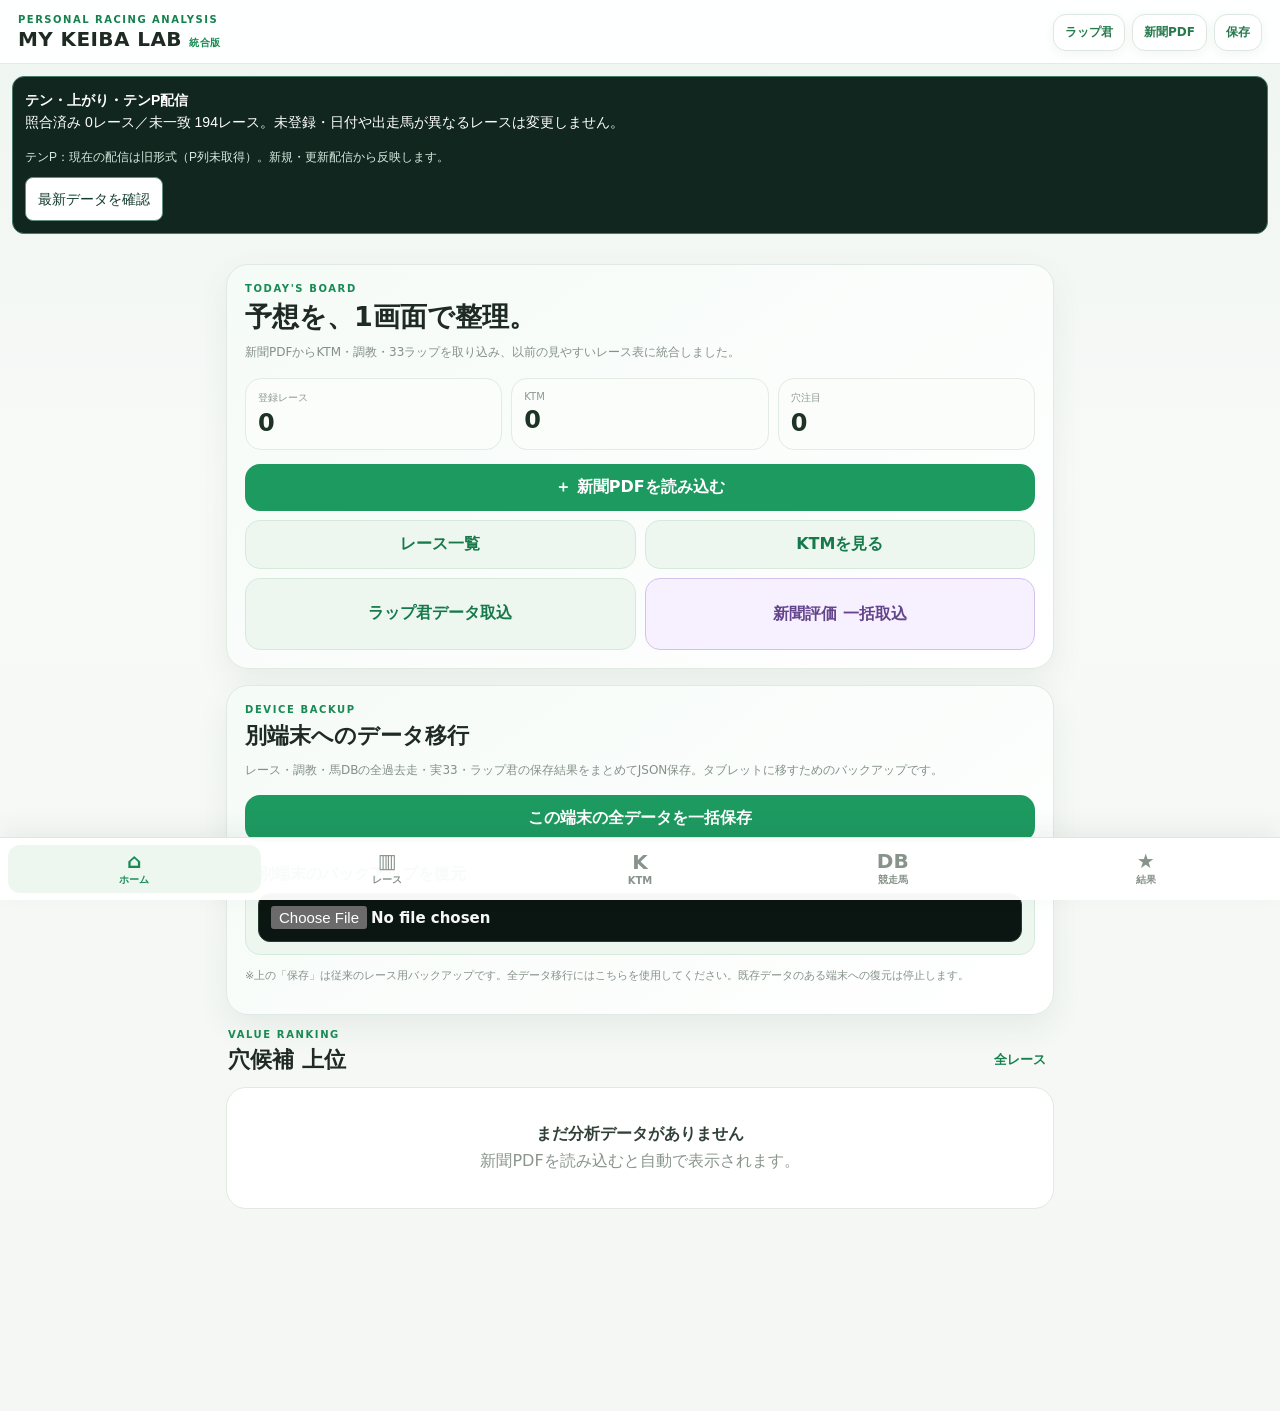
<file: refresh.html>
<!doctype html>
<html lang="ja">
<head>
  <meta charset="utf-8">
  <meta name="viewport" content="width=device-width,initial-scale=1">
  <title>MY KEIBA LAB 更新</title>
  <style>body{margin:0;display:grid;place-items:center;min-height:100vh;background:#08110e;color:#f4f7f5;font-family:system-ui,-apple-system,"Noto Sans JP",sans-serif}main{text-align:center;padding:24px}p{color:#9fb2a8;line-height:1.7}</style>
</head>
<body>
<main><h2>MY KEIBA LAB を更新しています</h2><p>古いキャッシュを削除して最新版を開きます。</p></main>
<script>
(async()=>{
  try {
    if ('serviceWorker' in navigator) {
      const regs = await navigator.serviceWorker.getRegistrations();
      await Promise.all(regs.map(r => r.unregister()));
    }
    if ('caches' in window) {
      const keys = await caches.keys();
      await Promise.all(keys.map(k => caches.delete(k)));
    }
  } catch(e) {}
  location.replace('./?fresh=' + Date.now());
})();
</script>
</body>
</html>
</file>
<file: styles.css>
:root{--bg:#08110e;--panel:#101d18;--panel2:#15261f;--line:#263a31;--text:#f4f7f5;--muted:#9fb2a8;--accent:#72e3a6;--accent2:#d7ff63;--danger:#ff7d7d;--warn:#ffd166;--shadow:0 18px 45px rgba(0,0,0,.28)}*{box-sizing:border-box}html{background:var(--bg);color-scheme:dark}body{margin:0;font-family:Inter,ui-sans-serif,system-ui,-apple-system,BlinkMacSystemFont,"Segoe UI","Noto Sans JP",sans-serif;background:radial-gradient(circle at top right,rgba(114,227,166,.12),transparent 32rem),var(--bg);color:var(--text);min-height:100vh;padding-bottom:88px}.app-header{position:sticky;top:0;z-index:20;display:flex;justify-content:space-between;align-items:center;padding:18px max(18px,env(safe-area-inset-left)) 14px;background:rgba(8,17,14,.88);backdrop-filter:blur(18px);border-bottom:1px solid rgba(255,255,255,.05)}h1,h2,h3,p{margin-top:0}.app-header h1{font-size:20px;letter-spacing:.04em;margin:2px 0 0}.eyebrow{font-size:10px;letter-spacing:.18em;color:var(--accent);font-weight:800;margin:0 0 5px}.app-shell{width:min(760px,100%);margin:0 auto;padding:18px}.hero-card{padding:22px;border:1px solid var(--line);border-radius:24px;background:linear-gradient(145deg,var(--panel2),var(--panel));box-shadow:var(--shadow)}.hero-card h2{font-size:28px;line-height:1.25;margin:14px 0 10px}.hero-card p{color:var(--muted);line-height:1.7}.hero-actions{display:flex;gap:10px;flex-wrap:wrap;margin-top:18px}.pill,.badge{display:inline-flex;align-items:center;border-radius:999px;font-weight:800}.pill{padding:6px 10px;background:rgba(215,255,99,.12);color:var(--accent2);font-size:11px;border:1px solid rgba(215,255,99,.2)}button,.secondary-btn{font:inherit}.primary-btn,.secondary-btn,.danger-btn,.icon-btn{border:0;border-radius:14px;padding:12px 16px;font-weight:800;cursor:pointer}.primary-btn{background:var(--accent);color:#062015}.secondary-btn{background:#20342b;color:var(--text);border:1px solid #304a3e}.danger-btn{background:rgba(255,125,125,.12);color:var(--danger);border:1px solid rgba(255,125,125,.3)}.icon-btn{background:#17251f;color:var(--text);padding:9px 12px}.small{padding:9px 12px;font-size:13px}.grow{flex:1}.file-label{display:inline-flex;align-items:center;justify-content:center;cursor:pointer}.text-btn{background:none;border:0;color:var(--accent);font-weight:800;padding:6px;cursor:pointer}.import-status{margin:12px 0 0;padding:12px 14px;border-radius:14px;border:1px solid rgba(114,227,166,.25);background:rgba(114,227,166,.09);color:#c8f6da;font-size:12px;line-height:1.6}.import-status.warn{border-color:rgba(255,209,102,.28);background:rgba(255,209,102,.09);color:#ffe7a7}.import-status.working{color:var(--muted)}.summary-grid{display:grid;grid-template-columns:repeat(3,1fr);gap:10px;margin:14px 0 18px}.summary-card{background:var(--panel);border:1px solid var(--line);border-radius:18px;padding:15px}.summary-card span{display:block;color:var(--muted);font-size:11px;margin-bottom:7px}.summary-card strong{font-size:26px}.analysis-card{margin:0 0 24px;padding:18px;background:linear-gradient(150deg,#122219,#0d1814);border:1px solid var(--line);border-radius:22px}.section-head{display:flex;justify-content:space-between;align-items:end;margin:8px 2px 12px}.section-head.compact{margin:0 0 12px}.section-head h2{font-size:22px;margin:0}.score-note{font-size:10px;color:var(--muted);padding:5px 8px;border:1px solid var(--line);border-radius:999px}.rank-list{display:grid;gap:8px}.rank-row{width:100%;display:grid;grid-template-columns:34px minmax(0,1fr) auto;gap:10px;align-items:center;text-align:left;border:1px solid rgba(255,255,255,.06);background:#0b1511;color:var(--text);padding:11px;border-radius:15px;cursor:pointer}.rank-no{display:grid;place-items:center;width:30px;height:30px;border-radius:10px;background:#20372d;color:var(--accent);font-weight:900}.rank-main{display:grid;gap:2px;min-width:0}.rank-main strong{white-space:nowrap;overflow:hidden;text-overflow:ellipsis}.rank-main small{color:var(--muted);font-size:10px;white-space:nowrap;overflow:hidden;text-overflow:ellipsis}.rank-score{display:grid;grid-template-columns:auto auto;align-items:baseline;gap:3px;text-align:right}.rank-score b{grid-row:1/3;align-self:center;margin-right:3px;color:var(--accent2);font-size:14px}.rank-score strong{font-size:22px;color:var(--accent2)}.rank-score small{font-size:9px;color:var(--muted)}.rank-empty{padding:18px;text-align:center;color:var(--muted);background:#0b1511;border-radius:15px;font-size:12px}.analysis-help{margin:12px 2px 0;color:var(--muted);font-size:10px;line-height:1.6}.race-list{display:grid;gap:12px}.race-card{background:var(--panel);border:1px solid var(--line);border-radius:22px;padding:17px;box-shadow:0 8px 24px rgba(0,0,0,.14)}.race-card-head{display:flex;justify-content:space-between;gap:12px;align-items:start}.race-title{display:flex;gap:10px;align-items:start}.race-no{display:grid;place-items:center;min-width:45px;height:45px;border-radius:14px;background:#20372d;color:var(--accent);font-weight:900}.race-card h3{margin:1px 0 5px;font-size:18px}.meta{color:var(--muted);font-size:12px}.horse-list{display:grid;gap:8px;margin-top:14px}.horse-row{display:grid;grid-template-columns:minmax(0,1fr) auto;gap:12px;align-items:center;padding:12px;background:#0d1814;border-radius:15px;border:1px solid rgba(255,255,255,.05)}.horse-name{font-weight:900;white-space:nowrap;overflow:hidden;text-overflow:ellipsis}.horse-sub{margin-top:4px;color:var(--muted);font-size:11px;line-height:1.45}.badges{display:flex;gap:5px;flex-wrap:wrap;justify-content:flex-end}.badge{padding:4px 8px;font-size:10px;background:#20352b;color:#d6e4dc;border:1px solid #2c473a}.badge.ktm{background:rgba(114,227,166,.13);color:var(--accent);border-color:rgba(114,227,166,.3)}.badge.value{background:rgba(215,255,99,.12);color:var(--accent2);border-color:rgba(215,255,99,.3)}.race-note{margin:13px 2px 0;color:var(--muted);font-size:12px;line-height:1.6}.empty-state{text-align:center;padding:50px 22px;color:var(--muted)}.empty-state h3{color:var(--text)}.empty-icon{width:58px;height:58px;display:grid;place-items:center;margin:0 auto 14px;border-radius:18px;background:var(--panel2);color:var(--accent);font-size:24px;font-weight:900}.bottom-nav{position:fixed;z-index:30;left:50%;bottom:max(10px,env(safe-area-inset-bottom));transform:translateX(-50%);width:min(420px,calc(100% - 26px));display:grid;grid-template-columns:repeat(3,1fr);padding:6px;background:rgba(16,29,24,.94);border:1px solid var(--line);border-radius:20px;box-shadow:0 15px 45px rgba(0,0,0,.35);backdrop-filter:blur(18px)}.nav-item{border:0;background:transparent;color:var(--muted);padding:11px 8px;border-radius:15px;font-weight:800}.nav-item.active{background:#20372d;color:var(--accent)}.sheet-dialog{padding:0;border:0;width:min(720px,100%);max-width:100%;height:auto;max-height:92dvh;margin:auto 0 0;border-radius:26px 26px 0 0;background:var(--panel);color:var(--text)}.sheet-dialog::backdrop{background:rgba(0,0,0,.65);backdrop-filter:blur(2px)}.sheet{padding:10px 18px calc(22px + env(safe-area-inset-bottom));max-height:92dvh;overflow:auto}.sheet-handle{width:42px;height:4px;background:#53655d;border-radius:999px;margin:0 auto 16px}.sheet-title-row,.horses-head,.horse-form-top,.sheet-actions{display:flex;align-items:center;justify-content:space-between;gap:12px}.sheet-title-row{margin-bottom:16px}.sheet-title-row h2,.horses-head h3{margin:0}.form-grid{display:grid;gap:10px}.form-grid.two{grid-template-columns:1fr 1fr}.form-grid.three{grid-template-columns:repeat(3,1fr)}label{display:grid;gap:7px;color:var(--muted);font-size:12px;font-weight:700;margin-bottom:11px}input,select,textarea{width:100%;border:1px solid var(--line);border-radius:12px;background:#0b1511;color:var(--text);padding:12px;font:inherit;outline:none}input:focus,select:focus,textarea:focus{border-color:var(--accent);box-shadow:0 0 0 3px rgba(114,227,166,.1)}textarea{resize:vertical}.horses-head{margin:20px 0 10px}.horse-editor{display:grid;gap:10px}.horse-form-card{border:1px solid var(--line);border-radius:18px;padding:14px;background:#0d1914}.horse-form-top{margin-bottom:10px}.flag-grid{display:grid;grid-template-columns:1fr 1fr;gap:8px;margin:2px 0 11px}.check-label{display:flex;align-items:center;gap:8px;margin:0;padding:10px 11px;border:1px solid var(--line);background:#0b1511;border-radius:12px;color:var(--text);font-size:11px}.check-label input{width:auto;margin:0;accent-color:var(--accent)}.sheet-actions{position:sticky;bottom:-1px;margin:18px -18px -22px;padding:14px 18px calc(14px + env(safe-area-inset-bottom));background:linear-gradient(180deg,rgba(16,29,24,.15),var(--panel) 22%)}@media(min-width:700px){body{padding-bottom:30px}.bottom-nav{position:sticky;bottom:14px;margin:24px auto}.sheet-dialog{margin:auto;border-radius:26px}.hero-card{display:flex;justify-content:space-between;gap:24px;align-items:end}.hero-actions{min-width:270px;justify-content:flex-end}}@media(max-width:430px){.app-header{padding-left:16px;padding-right:16px}.app-shell{padding:14px}.hero-card{padding:18px}.hero-card h2{font-size:24px}.hero-actions>*{flex:1 1 calc(50% - 5px)}.hero-actions>*:first-child{flex-basis:100%}.summary-card{padding:13px 11px}.summary-card strong{font-size:22px}.form-grid.three{grid-template-columns:1fr 1fr}.form-grid.three label:last-child{grid-column:1/-1}.flag-grid{grid-template-columns:1fr}.rank-row{grid-template-columns:30px minmax(0,1fr) auto;padding:10px 9px}.rank-score strong{font-size:19px}}
</file>
<file: integrated-v4.css>
/* MY KEIBA LAB v4 - 旧UI + 分析機能の統合版 */
body.integrated-v4{background:#f4f7f4;color:#1f2a24;padding-bottom:92px}
body.integrated-v4>.app-header,body.integrated-v4>.app-shell,body.integrated-v4>.bottom-nav{display:none!important}
body.integrated-v4 .sheet-dialog{z-index:120;background:#fff;color:#1f2a24}
body.integrated-v4 .sheet-dialog input,body.integrated-v4 .sheet-dialog select,body.integrated-v4 .sheet-dialog textarea{background:#f8faf8;color:#1f2a24;border-color:#dbe5dd}
body.integrated-v4 .sheet-dialog label{color:#6f7f75}
body.integrated-v4 .sheet-dialog .horse-form-card{background:#fff;border-color:#dbe5dd}
body.integrated-v4 .sheet-dialog .sheet-actions{background:linear-gradient(180deg,rgba(255,255,255,.2),#fff 24%)}

#v4App{min-height:100vh;background:linear-gradient(180deg,#eef5f0 0,#f8faf8 36%,#f4f7f4 100%);font-family:Inter,ui-sans-serif,system-ui,-apple-system,BlinkMacSystemFont,"Segoe UI","Noto Sans JP",sans-serif;color:#1f2a24}
.v4-header{position:sticky;top:0;z-index:70;background:rgba(255,255,255,.94);backdrop-filter:blur(16px);border-bottom:1px solid #e2ebe4;padding:14px 18px 12px;display:flex;align-items:center;justify-content:space-between;gap:12px}
.v4-brand small{display:block;color:#15824e;font-size:10px;font-weight:900;letter-spacing:.15em}.v4-brand strong{display:block;font-size:20px;letter-spacing:.02em;margin-top:2px}.v4-actions{display:flex;gap:7px}.v4-icon-btn{border:1px solid #dce7df;background:#fff;color:#267a4d;border-radius:13px;padding:9px 11px;font-weight:900;font-size:12px;box-shadow:0 3px 12px rgba(48,98,67,.06)}
.v4-main{width:min(860px,100%);margin:0 auto;padding:18px 16px 110px}.v4-view[hidden]{display:none!important}.v4-card{background:#fff;border:1px solid #e0e9e2;border-radius:22px;box-shadow:0 12px 32px rgba(57,89,69,.08);padding:18px;margin-bottom:14px}.v4-card.soft{background:linear-gradient(145deg,#f5fbf7,#fff)}
.v4-eyebrow{margin:0 0 5px;color:#188a53;font-size:10px;letter-spacing:.16em;font-weight:900}.v4-h1{font-size:27px;margin:0 0 8px}.v4-h2{font-size:22px;margin:0}.v4-muted{color:#849188;font-size:12px;line-height:1.65}.v4-section-head{display:flex;align-items:flex-end;justify-content:space-between;gap:10px;margin:8px 2px 12px}.v4-link{border:0;background:none;color:#15824e;font-weight:900;padding:6px;font-size:13px}
.v4-stat-grid{display:grid;grid-template-columns:repeat(3,1fr);gap:9px;margin-top:15px}.v4-stat{border:1px solid #e2ebe4;border-radius:16px;padding:12px;background:#fbfdfb}.v4-stat span{display:block;font-size:10px;color:#8c9990;margin-bottom:4px}.v4-stat strong{font-size:24px;color:#1c3326}
.v4-action-grid{display:grid;grid-template-columns:1fr 1fr;gap:9px;margin-top:14px}.v4-primary,.v4-secondary{border-radius:15px;padding:13px 14px;font-weight:900;border:0}.v4-primary{background:#1d9a60;color:#fff}.v4-secondary{background:#edf7f0;color:#16794a;border:1px solid #d6eadc}.v4-action-grid .wide{grid-column:1/-1}
.v4-roadmap{display:grid;grid-template-columns:repeat(4,1fr);gap:8px;margin-top:13px}.v4-road{padding:11px 8px;border-radius:14px;text-align:center;border:1px solid #e0e8e2;background:#fafcfa}.v4-road strong{display:block;font-size:12px}.v4-road small{display:block;font-size:9px;color:#8d9991;margin-top:3px}.v4-road.on{background:#e8f7ed;border-color:#cde8d5}.v4-road.on strong{color:#15824e}.v4-road.future{opacity:.72}

.v4-race-list{display:grid;gap:11px}.v4-race-card{width:100%;border:1px solid #dfe9e2;background:#fff;border-radius:20px;padding:15px;text-align:left;box-shadow:0 8px 22px rgba(44,78,57,.06);color:#1f2a24}.v4-race-top{display:flex;align-items:center;gap:12px}.v4-race-no{min-width:52px;height:52px;border-radius:16px;display:grid;place-items:center;background:#e7f4eb;color:#188a53;font-size:18px;font-weight:1000}.v4-race-title{min-width:0;flex:1}.v4-race-title strong{display:block;font-size:17px;white-space:nowrap;overflow:hidden;text-overflow:ellipsis}.v4-race-title small{display:block;color:#89958d;margin-top:4px;font-size:11px}.v4-chevron{font-size:24px;color:#9aa69e}.v4-race-tags{display:flex;flex-wrap:wrap;gap:6px;margin-top:11px}.v4-chip{border-radius:999px;background:#f1f6f2;border:1px solid #e0e8e2;padding:5px 8px;font-size:10px;color:#607067;font-weight:800}.v4-chip.ktm{background:#e3f7ea;border-color:#c4e8d0;color:#13834f}.v4-chip.value{background:#f6f9dc;border-color:#e4eaaa;color:#6f7c13}.v4-chip.lap{background:#eaf3ff;border-color:#d6e6fb;color:#3c68a1}

.v4-search{width:100%;border:1px solid #dbe5dd;background:#fff;border-radius:15px;padding:13px 14px;color:#1f2a24;font:inherit;margin-bottom:12px}.v4-horse-list{display:grid;gap:9px}.v4-horse-card{background:#fff;border:1px solid #e1e9e3;border-radius:17px;padding:13px}.v4-horse-card-top{display:flex;justify-content:space-between;gap:10px;align-items:flex-start}.v4-horse-card strong{font-size:15px}.v4-horse-card small{color:#8b978f;font-size:10px}.v4-horse-meta{margin-top:7px;font-size:11px;color:#68766d;line-height:1.55}

.v4-bottom{position:fixed;left:0;right:0;bottom:0;z-index:80;background:rgba(255,255,255,.97);border-top:1px solid #dfe7e1;padding:7px 8px max(7px,env(safe-area-inset-bottom));display:grid;grid-template-columns:repeat(5,1fr);box-shadow:0 -8px 24px rgba(55,85,66,.07)}.v4-nav{border:0;background:transparent;color:#87938b;padding:6px 3px;border-radius:12px;font-weight:800;font-size:10px;display:grid;gap:2px;place-items:center}.v4-nav b{font-size:20px;line-height:1}.v4-nav.active{color:#188a53;background:#edf7f0}

.v4-detail{position:fixed;inset:0;z-index:100;background:rgba(32,48,39,.38);display:flex;align-items:flex-end;justify-content:center}.v4-detail[hidden]{display:none}.v4-sheet{width:min(900px,100%);max-height:94dvh;overflow:auto;background:#f7faf8;border-radius:26px 26px 0 0;box-shadow:0 -18px 60px rgba(30,60,42,.2);padding-bottom:calc(24px + env(safe-area-inset-bottom));overscroll-behavior:contain;-webkit-overflow-scrolling:touch}.v4-sheet-head{position:sticky;top:0;z-index:3;background:rgba(255,255,255,.96);backdrop-filter:blur(14px);padding:14px 16px;border-bottom:1px solid #e1e9e3;display:flex;align-items:flex-start;justify-content:space-between;gap:12px}.v4-sheet-head h2{font-size:21px;margin:2px 0 4px}.v4-sheet-head p{margin:0;color:#88958d;font-size:11px}.v4-close{border:1px solid #dfe7e1;background:#fff;border-radius:12px;padding:9px 12px;font-weight:900;color:#4d5f54}.v4-sheet-body{padding:14px}.v4-summary-line{display:flex;gap:7px;flex-wrap:wrap;margin-bottom:12px}
.v4-table-wrap{overflow-x:auto;overflow-y:hidden;border:1px solid #e0e8e2;border-radius:18px;background:#fff;overscroll-behavior-inline:contain;-webkit-overflow-scrolling:touch}.v4-table{border-collapse:collapse;min-width:850px;width:100%;font-size:11px}.v4-table th{position:sticky;top:0;background:#f4f7f5;color:#76837a;text-align:left;font-weight:900;padding:10px 9px;border-bottom:1px solid #dfe7e1;white-space:nowrap}.v4-table td{padding:10px 9px;border-bottom:1px solid #edf1ee;vertical-align:middle;white-space:nowrap}.v4-table tr:last-child td{border-bottom:0}.v4-num{font-weight:900;color:#577064}.v4-name{font-weight:900;font-size:12px}.v4-mark-select{border:1px solid #dce6df;background:#fff;border-radius:10px;padding:7px 9px;font:inherit;color:#1f2a24}.v4-grade{display:inline-grid;place-items:center;min-width:30px;height:26px;border-radius:9px;background:#eaf3ff;color:#3f6c9f;font-weight:1000}.v4-grade.s{background:#e9f8ed;color:#0c894d}.v4-grade.a{background:#eef9e0;color:#5e8515}.v4-grade.b{background:#fff5d9;color:#9c7210}.v4-grade.c{background:#f1f2f1;color:#778078}.v4-ktm{display:inline-flex;padding:4px 7px;border-radius:999px;background:#e3f7ea;border:1px solid #c4e8d0;color:#13834f;font-weight:900}.v4-value{display:inline-flex;padding:4px 7px;border-radius:999px;background:#f6f9dc;border:1px solid #e4eaaa;color:#6f7c13;font-weight:900}.v4-mini-btn{border:1px solid #dce6df;background:#fff;border-radius:10px;padding:7px 9px;color:#2d6f4d;font-weight:900}.v4-horse-detail-row td{background:#fbfdfb;white-space:normal}.v4-horse-detail{display:grid;grid-template-columns:1.2fr 1fr 1fr;gap:8px;padding:4px 0}.v4-detail-box{border:1px solid #e2e9e4;border-radius:12px;padding:10px;background:#fff}.v4-detail-box strong{display:block;font-size:10px;color:#6d7a71;margin-bottom:5px}.v4-detail-box span,.v4-detail-box p{font-size:11px;line-height:1.5;margin:0;color:#29362f}.v4-history{display:flex;gap:5px;flex-wrap:wrap}.v4-history span{display:inline-block;background:#f1f5f2;border-radius:8px;padding:5px 7px}.v4-edit-bar{display:flex;gap:9px;margin-top:12px}.v4-edit-bar button{flex:1}
.v4-empty{padding:36px 20px;text-align:center;color:#89958d;background:#fff;border:1px solid #e1e9e3;border-radius:20px}.v4-empty strong{display:block;color:#314138;margin-bottom:6px}

/* v46 Android scroll stability: 詳細シート内のネストスクロールでGPU合成が重くならないよう、
   モバイルではblur/sticky table headerを外す。表示内容・評価バッジはそのまま。 */
@media(max-width:560px){
  .v4-roadmap{grid-template-columns:repeat(2,1fr)}.v4-main{padding-left:12px;padding-right:12px}.v4-card{padding:15px}.v4-h1{font-size:24px}.v4-horse-detail{grid-template-columns:1fr}.v4-header{padding-left:13px;padding-right:13px}.v4-icon-btn{padding:8px 9px}.v4-stat strong{font-size:20px}
  .v4-header,.v4-sheet-head{-webkit-backdrop-filter:none!important;backdrop-filter:none!important;background:#fff}
  .v4-sheet{box-shadow:0 -8px 24px rgba(30,60,42,.14);scroll-behavior:auto}
  .v4-table-wrap{scroll-behavior:auto}
  .v4-table th{position:static}
}


/* 2026-10-10 Android: detail header overlapping horse rows while scrolling.
   On phones remove the sticky layer inside the scrolling modal; keep
   horizontal table scrolling and all handlers/data untouched. */
@media (max-width: 800px) {
  #v4Detail .v4-sheet-head {
    position: relative !important;
    top: auto !important;
    z-index: 1 !important;
    display: flex;
    align-items: center;
    min-height: 76px;
    box-sizing: border-box;
    background: #fff !important;
    -webkit-backdrop-filter: none !important;
    backdrop-filter: none !important;
  }
  #v4Detail #v4DetailTitle {
    flex: 1 1 auto;
    min-width: 0;
    overflow-wrap: anywhere;
  }
  #v4Detail #v4DetailTitle h2 {
    font-size: 18px;
    line-height: 1.35;
    overflow-wrap: anywhere;
  }
  #v4Detail .v4-close {
    flex: 0 0 auto;
    white-space: nowrap;
    align-self: flex-start;
  }
  #v4Detail .v4-sheet-body {
    position: relative;
    z-index: 0;
  }
}

/* v61: venue-only race-board navigation (no effect on stored races) */
.v61-venues{display:flex;gap:8px;flex-wrap:wrap;align-items:center;margin:4px 0 8px}
.v61-venue{flex:1 1 auto;min-width:65px;max-width:145px;min-height:40px;background:#f6fbf8;border:1px solid #bcd9c9;border-radius:13px;color:#236348;font-weight:900;font-size:14px;padding:8px 10px;white-space:nowrap}
.v61-venue.active{background:#16643e;color:#fff;border-color:#16643e;box-shadow:0 2px 5px rgba(20,90,55,.13)}
.v61-venue:focus-visible,.v61-day:focus-visible{outline:3px solid #74b597;outline-offset:2px}
.v61-day-tabs{display:flex;gap:6px;overflow-x:auto;padding:2px 0 6px}
.v61-day{white-space:nowrap;border:1px solid #cddbd2;border-radius:9px;padding:6px 10px;background:#fff;color:#4e6758;font-size:11px;font-weight:800}
.v61-day.active{background:#e2f3e8;color:#145738;border-color:#98c9aa}
.v61-filter-count{font-size:11px;color:#74887a;margin:3px 3px 12px;font-weight:800}
@media(max-width:400px){.v61-venues{gap:6px}.v61-venue{min-width:55px;padding:8px 6px;font-size:13px}}

/* v61 compact inline layout: レース [全 新潟 京都 東京] 新聞取込 */
.v61-race-head{gap:5px;align-items:center;flex-wrap:nowrap}
.v61-race-head .v61-race-title{flex:0 0 auto;min-width:0}
.v61-race-head .v61-race-title .v4-h1{font-size:24px}
.v61-race-head .v61-race-title .v4-eyebrow{font-size:9px;letter-spacing:.07em}
.v61-race-head .v61-venues{display:flex;flex:1 1 auto;min-width:0;margin:0;gap:3px;flex-wrap:nowrap}
.v61-race-head .v61-venue{flex:1 1 0;min-width:0;max-width:none;min-height:36px;padding:6px 1px;font-size:11px;border-radius:10px}
.v61-race-head .v61-venue:first-child{flex:0 0 26px;font-size:10px;padding:5px 0}
.v61-race-head .v4-link{flex:0 0 auto;font-size:11px;padding:4px 1px;white-space:nowrap}
@media(max-width:375px){.v61-race-head .v61-venue{font-size:10px}.v61-race-head .v61-race-title .v4-h1{font-size:22px}.v61-race-head .v4-link{font-size:10px}}


/* v65: Android PWA header - preserve all three actions without word wrapping. */
@media (max-width: 560px) {
  body.integrated-v4 .v4-header {
    display: grid;
    grid-template-columns: minmax(0, 1fr);
    align-items: stretch;
    gap: 9px;
    padding: 11px 13px 10px;
  }
  body.integrated-v4 .v4-brand { min-width: 0; }
  body.integrated-v4 .v4-brand small {
    font-size: 9px;
    letter-spacing: .12em;
    white-space: nowrap;
  }
  body.integrated-v4 .v4-brand strong {
    font-size: 19px;
    line-height: 1.25;
    white-space: nowrap;
  }
  body.integrated-v4 .v4-actions {
    display: grid;
    grid-template-columns: repeat(3, minmax(0, 1fr));
    gap: 8px;
    width: 100%;
    min-width: 0;
  }
  body.integrated-v4 .v4-actions .v4-icon-btn {
    min-width: 0;
    min-height: 42px;
    padding: 9px 5px;
    border-radius: 12px;
    font-size: 13px;
    line-height: 1.2;
    white-space: nowrap;
    overflow-wrap: normal;
  }
}
</file>
<file: lapkun-v5.css>
/* MY KEIBA LAB v5 - ラップ君連携 */
.v5-modal{position:fixed;inset:0;z-index:180;background:rgba(25,42,32,.48);display:flex;align-items:flex-end;justify-content:center;padding:0}
.v5-modal[hidden]{display:none!important}.v5-panel{width:min(720px,100%);max-height:92dvh;overflow:auto;background:#fff;border-radius:26px 26px 0 0;padding:16px 16px calc(20px + env(safe-area-inset-bottom));box-shadow:0 -18px 60px rgba(35,64,46,.22);color:#1f2a24}.v5-panel-head{display:flex;align-items:flex-start;justify-content:space-between;gap:12px;margin-bottom:10px}.v5-panel-head h2{margin:1px 0 0;font-size:22px}.v5-help{font-size:12px;line-height:1.7;color:#6f7d74;margin:0 0 11px}.v5-textarea{width:100%;min-height:230px;border:1px solid #d8e4db;border-radius:16px;background:#f8fbf9;color:#1f2a24;padding:13px;font:12px/1.65 ui-monospace,SFMono-Regular,Menlo,Consolas,monospace;resize:vertical}.v5-format{margin-top:10px;border:1px solid #e0e9e2;background:#f8fbf9;border-radius:13px;padding:10px 12px;display:grid;gap:3px}.v5-format strong{font-size:10px;color:#188a53}.v5-format span{font-size:11px;color:#59685f}.v5-actions{display:grid;grid-template-columns:1fr 1.5fr;gap:9px;margin-top:12px}.v5-result{white-space:pre-line;margin-top:11px;padding:11px 12px;border-radius:13px;font-size:11px;line-height:1.6}.v5-result.ok{background:#e9f8ee;color:#176a44;border:1px solid #cdebd7}.v5-result.ng{background:#fff1f1;color:#9a4141;border:1px solid #f0cccc}
.v5-race-tools{display:grid;grid-template-columns:1fr 1fr;gap:9px;margin:-2px 0 12px}.v5-time-cell{font-variant-numeric:tabular-nums;font-weight:900;color:#30473a}.v5-rank-cell{font-weight:1000;color:#188a53;text-align:center}.v5-four{display:grid;grid-template-columns:repeat(4,minmax(0,1fr));gap:6px;margin:7px 0 8px}.v5-four span{display:grid;gap:3px;text-align:center;padding:8px 5px;background:#f3f8f4;border:1px solid #e0e9e2;border-radius:10px;color:#79867e!important;font-size:9px!important}.v5-four b{font-size:14px;color:#1d6f48}
@media(max-width:560px){.v5-panel{padding-left:13px;padding-right:13px}.v5-four{grid-template-columns:repeat(2,1fr)}.v5-race-tools{grid-template-columns:1fr}.v5-actions{grid-template-columns:1fr}.v5-textarea{min-height:210px}}
</file>
<file: lapkun-v6.css>
/* MY KEIBA LAB v6 - sticky identifiers + metric emphasis + consultation preview */
.v6-table th.v6-sticky-no,.v6-table td.v6-sticky-no{position:sticky;left:0;min-width:54px;width:54px;max-width:54px;background:#fff;z-index:6}
.v6-table th.v6-sticky-name,.v6-table td.v6-sticky-name{position:sticky;left:54px;min-width:144px;width:144px;max-width:144px;background:#fff;z-index:6;box-shadow:8px 0 12px -12px rgba(30,58,41,.65)}
.v6-table thead th.v6-sticky-no,.v6-table thead th.v6-sticky-name{background:#f4f7f5;z-index:12}
.v6-table td.v6-sticky-name{white-space:normal;line-height:1.35}
.v6-table .v6-metric-head{background:#edf8f1;color:#176f47;text-align:center;border-top:2px solid #bfe3cc}
.v6-table .v6-time-head{min-width:86px}.v6-table .v6-rank-head{min-width:72px}
.v6-table .v6-group-start{border-left:2px solid #cbe6d4}.v6-table .v6-group-end{border-right:2px solid #cbe6d4}
.v6-table .v6-metric-cell{background:#fbfefc;text-align:center}
.v6-time-pill{display:inline-flex;min-width:44px;justify-content:center;align-items:center;padding:5px 7px;border-radius:9px;background:#edf7f0;border:1px solid #d5eadc;color:#294f3a;font-weight:1000;font-variant-numeric:tabular-nums}
.v6-missing{color:#a1aaa4;font-weight:800}
.v6-rank-badge{display:inline-flex;align-items:baseline;justify-content:center;gap:1px;min-width:34px;padding:5px 7px;border-radius:999px;font-weight:1000;border:1px solid transparent;font-variant-numeric:tabular-nums}
.v6-rank-badge small{font-size:8px;font-weight:900}.v6-rank-badge.one{background:#fff3bf;border-color:#ecd36e;color:#8b6500}.v6-rank-badge.two{background:#e8f2ff;border-color:#c8def7;color:#2f6da9}.v6-rank-badge.three{background:#e8f7ee;border-color:#c4e5d0;color:#15794b}.v6-rank-badge.other{background:#f2f5f3;border-color:#e1e7e3;color:#617068}
.v6-metric-guide{display:flex;align-items:center;gap:6px;flex-wrap:wrap;margin:0 2px 8px;padding:8px 10px;border:1px solid #dce9df;border-radius:12px;background:#f8fcf9;color:#607067;font-size:10px}.v6-metric-guide>span:first-child{font-weight:900;color:#2f6145}.v6-metric-guide small{margin-left:auto;color:#87948c}.v6-guide-rank{padding:3px 7px;border-radius:999px;font-weight:900}.v6-guide-rank.one{background:#fff3bf;color:#8b6500}.v6-guide-rank.two{background:#e8f2ff;color:#2f6da9}.v6-guide-rank.three{background:#e8f7ee;color:#15794b}

.v6-four{display:grid;grid-template-columns:repeat(4,minmax(0,1fr));gap:6px;margin:8px 0}.v6-four span{display:grid;gap:4px;text-align:center;border:1px solid #dfeae2;background:#f8fcf9;border-radius:11px;padding:8px 5px}.v6-four em{font-style:normal;font-size:9px;color:#7c8a81}.v6-four b{font-size:14px;color:#244c35}.v6-rank-text.one{color:#9b7200}.v6-rank-text.two{color:#2e6ca8}.v6-rank-text.three{color:#15794b}.v6-rank-text.other{color:#596961}

.v6-modal{position:fixed;inset:0;z-index:210;background:rgba(25,42,32,.5);display:flex;align-items:flex-end;justify-content:center}.v6-modal[hidden]{display:none!important}.v6-panel{width:min(760px,100%);max-height:94dvh;overflow:auto;background:#fff;border-radius:26px 26px 0 0;padding:16px 16px calc(20px + env(safe-area-inset-bottom));box-shadow:0 -20px 60px rgba(35,64,46,.24);color:#1f2a24}.v6-panel-head{display:flex;align-items:flex-start;justify-content:space-between;gap:12px}.v6-panel-head h2{font-size:22px;margin:1px 0 0}.v6-help{font-size:12px;line-height:1.65;color:#6e7d73;margin:10px 0}.v6-consult-text{width:100%;min-height:52dvh;max-height:62dvh;resize:vertical;border:1px solid #d8e4db;border-radius:16px;background:#f8fbf9;color:#1f2a24;padding:13px;font:11px/1.7 ui-monospace,SFMono-Regular,Menlo,Consolas,monospace}.v6-consult-actions{display:grid;grid-template-columns:1fr 1.5fr;gap:9px;margin-top:11px}.v6-copy-status{margin-top:10px;padding:10px 12px;border-radius:12px;font-size:11px;line-height:1.5}.v6-copy-status.ok{background:#e9f8ee;border:1px solid #cdebd7;color:#176a44}.v6-copy-status.ng{background:#fff1f1;border:1px solid #f0cccc;color:#934343}

@media(max-width:560px){
  .v6-table th.v6-sticky-name,.v6-table td.v6-sticky-name{left:48px;min-width:132px;width:132px;max-width:132px}
  .v6-table th.v6-sticky-no,.v6-table td.v6-sticky-no{min-width:48px;width:48px;max-width:48px}
  .v6-metric-guide small{width:100%;margin-left:0}.v6-four{grid-template-columns:repeat(2,1fr)}.v6-panel{padding-left:13px;padding-right:13px}.v6-consult-actions{grid-template-columns:1fr 1.4fr}.v6-consult-text{min-height:48dvh}
}
</file>
<file: editorial-v8.css>
/* MY KEIBA LAB v8 - ショータ本命 + 穴馬の資格 */
.v8-editorial-grid{display:grid;gap:10px;margin:0 0 14px}.v8-editorial{border:1px solid #dfe8e2;border-radius:20px;padding:14px 15px;background:#fff;box-shadow:0 8px 22px rgba(44,76,57,.05)}.v8-editorial-head{display:flex;align-items:center;justify-content:space-between;gap:12px;margin-bottom:9px}.v8-editorial-head>div{display:grid;gap:2px}.v8-editorial-head small{font-size:9px;letter-spacing:.13em;font-weight:900}.v8-editorial-head strong{font-size:18px;line-height:1.2}.v8-editorial-head>span{flex:none;padding:6px 9px;border-radius:999px;font-size:10px;font-weight:1000}.v8-editorial-row{padding:10px 0;border-top:1px solid rgba(40,70,53,.08)}.v8-editorial-row:first-of-type{border-top:0}.v8-editorial-row b{font-size:14px}.v8-editorial-row p{margin:5px 0 0;color:#617067;font-size:11px;line-height:1.7}
.v8-shota{background:linear-gradient(180deg,#f0f8ff,#f8fbff);border-color:#c8def1}.v8-shota .v8-editorial-head small,.v8-shota .v8-editorial-head strong{color:#245f82}.v8-shota .v8-editorial-head>span{background:#dceffc;color:#245f82;border:1px solid #b9d8ed}.v8-hole{background:linear-gradient(180deg,#fffbea,#fffef8);border-color:#efe1a0}.v8-hole .v8-editorial-head small,.v8-hole .v8-editorial-head strong{color:#756000}.v8-hole .v8-editorial-head>span{background:#fff3a8;color:#6c5900;border:1px solid #eadb6f}
.v8-name-tags{display:flex;flex-wrap:wrap;gap:4px;margin-top:5px}.v8-mini{display:inline-flex;align-items:center;white-space:nowrap;border-radius:999px;padding:3px 6px;font-size:8px;line-height:1;font-weight:1000}.v8-mini.shota{color:#245f82;background:#e7f4fd;border:1px solid #c5dfef}.v8-mini.hole{color:#725d00;background:#fff6b8;border:1px solid #eadd75}.v6-sticky-name .v8-name-tags{max-width:118px}
.v8-horse-editorial{display:grid;gap:6px;margin-top:9px}.v8-horse-editorial>div{display:grid;grid-template-columns:auto 1fr;gap:8px;align-items:start;padding:8px 9px;border-radius:10px;font-size:10px;line-height:1.5}.v8-horse-editorial b{white-space:nowrap}.v8-horse-editorial .shota{background:#edf7ff;color:#245f82;border:1px solid #d2e7f5}.v8-horse-editorial .hole{background:#fffbea;color:#6d5b08;border:1px solid #efe2a5}
@media(min-width:700px){.v8-editorial-grid{grid-template-columns:1fr 1fr}.v8-editorial-grid>.v8-editorial:only-child{grid-column:1/-1}}
</file>
